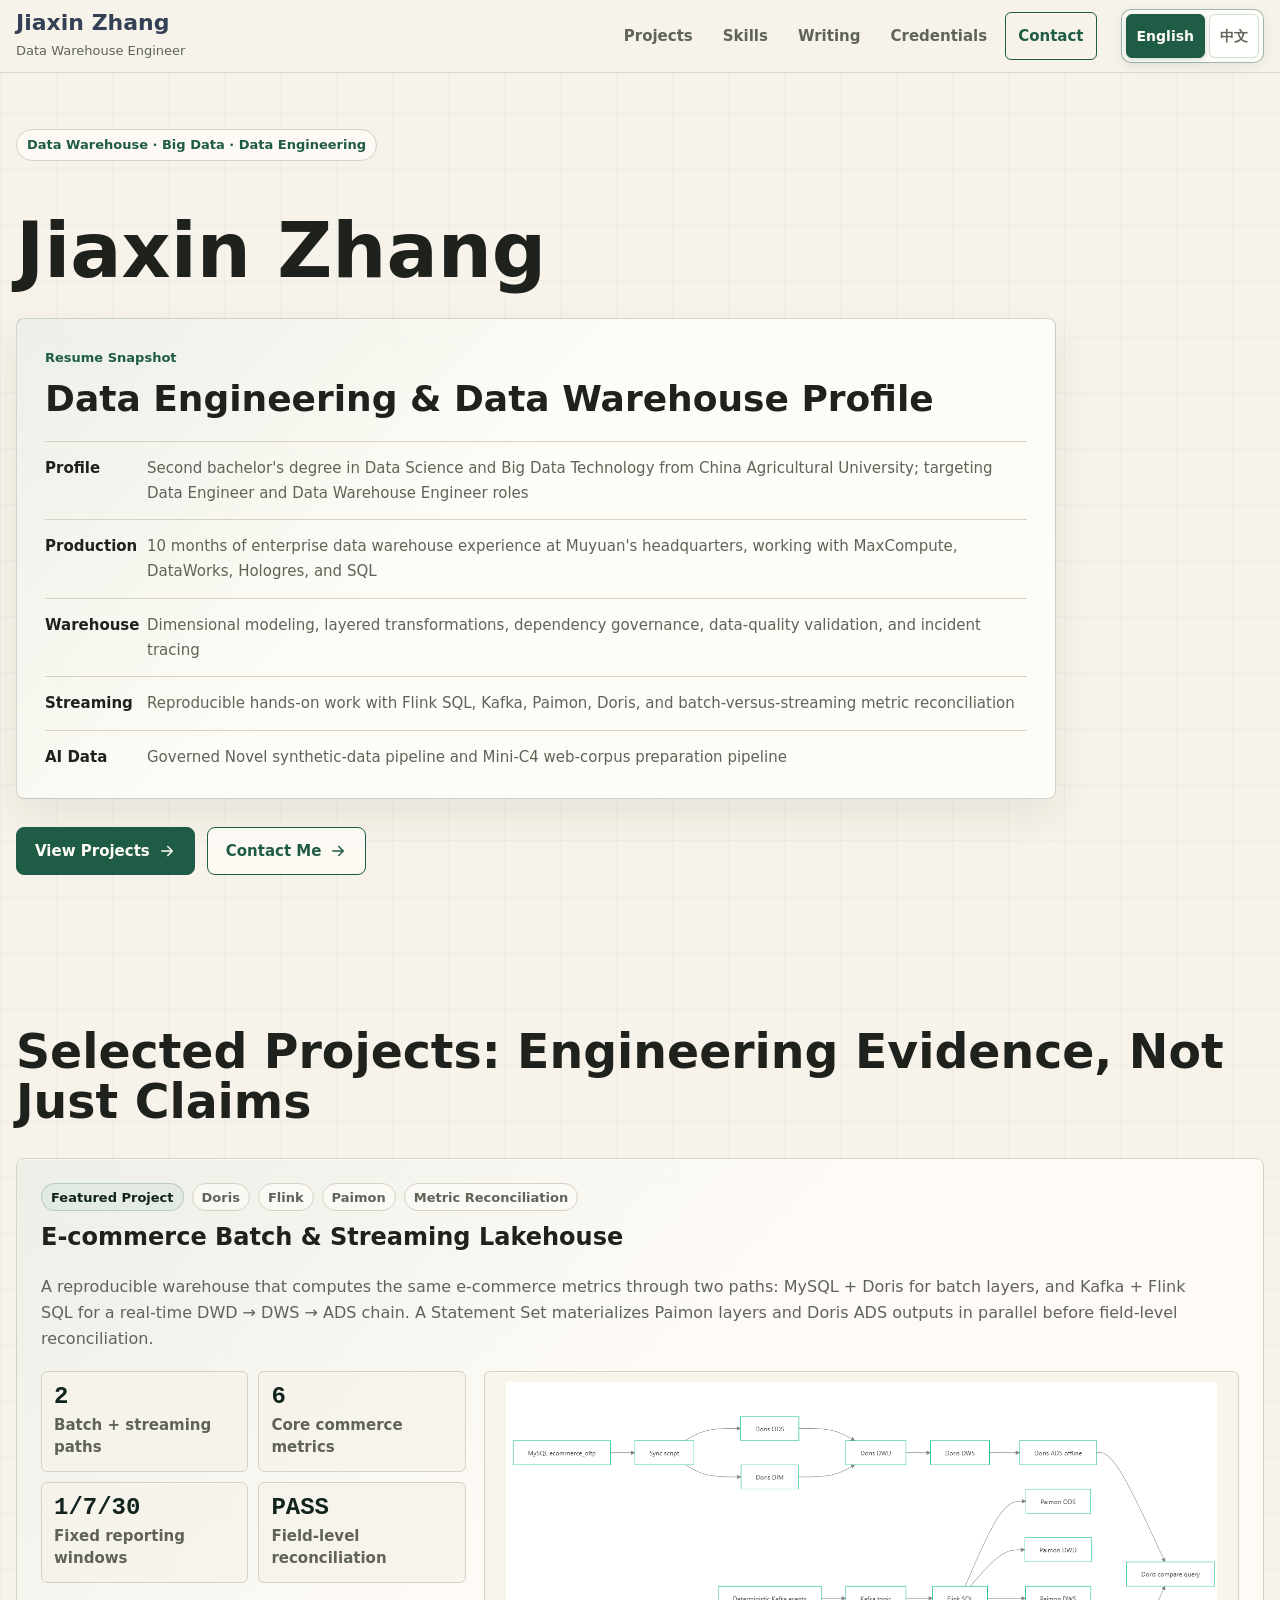
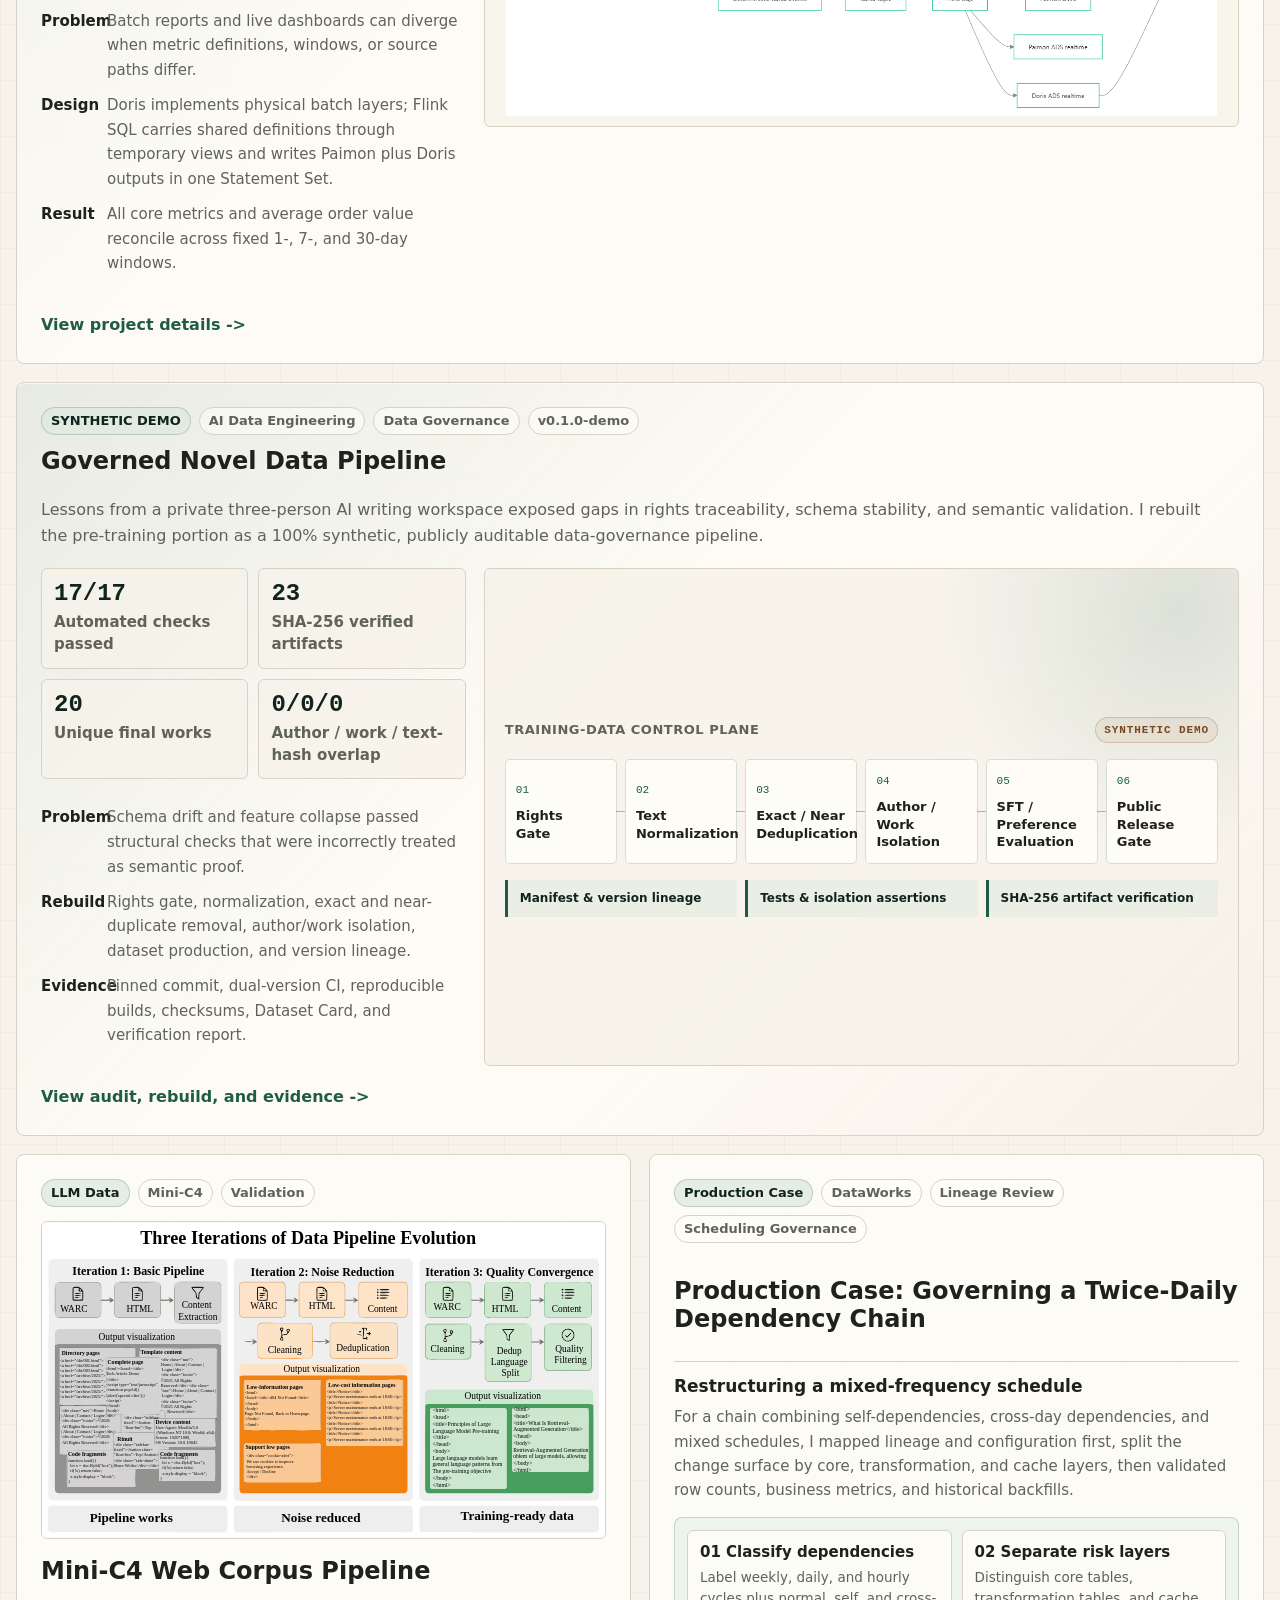
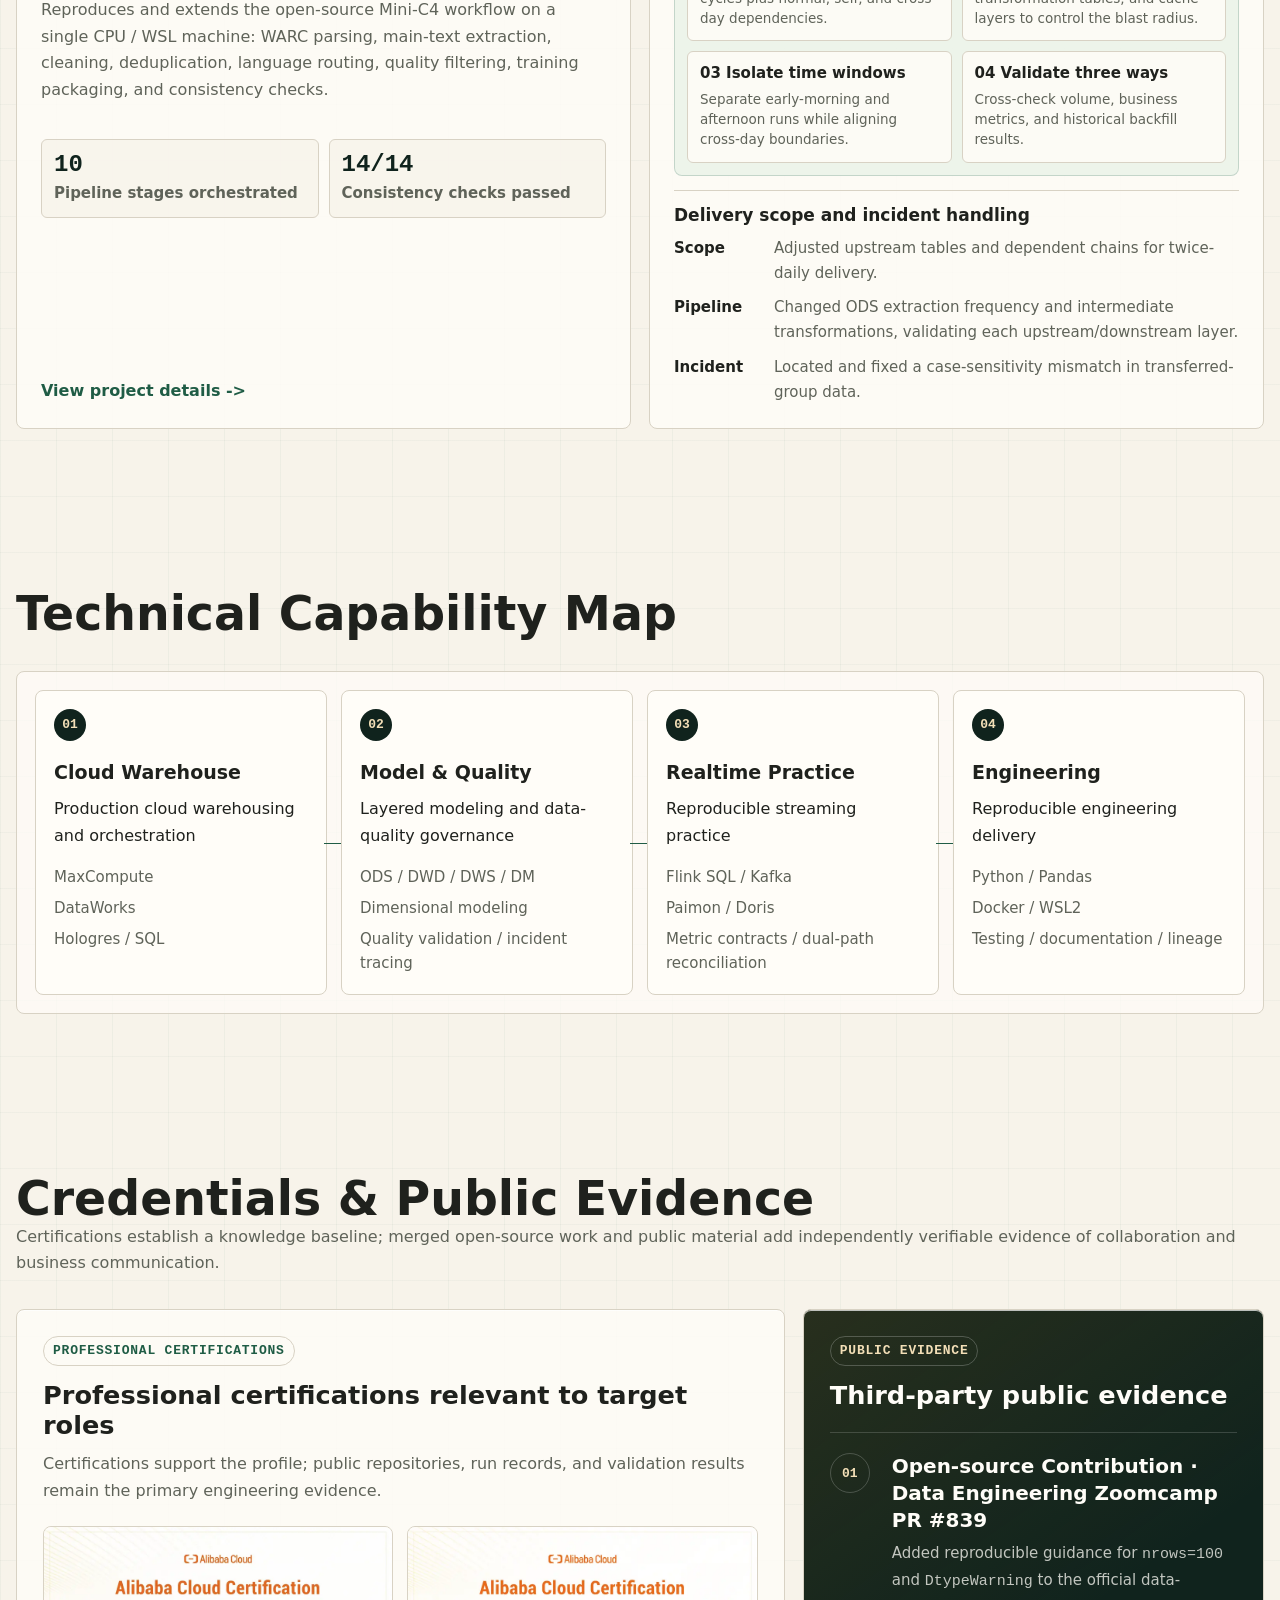
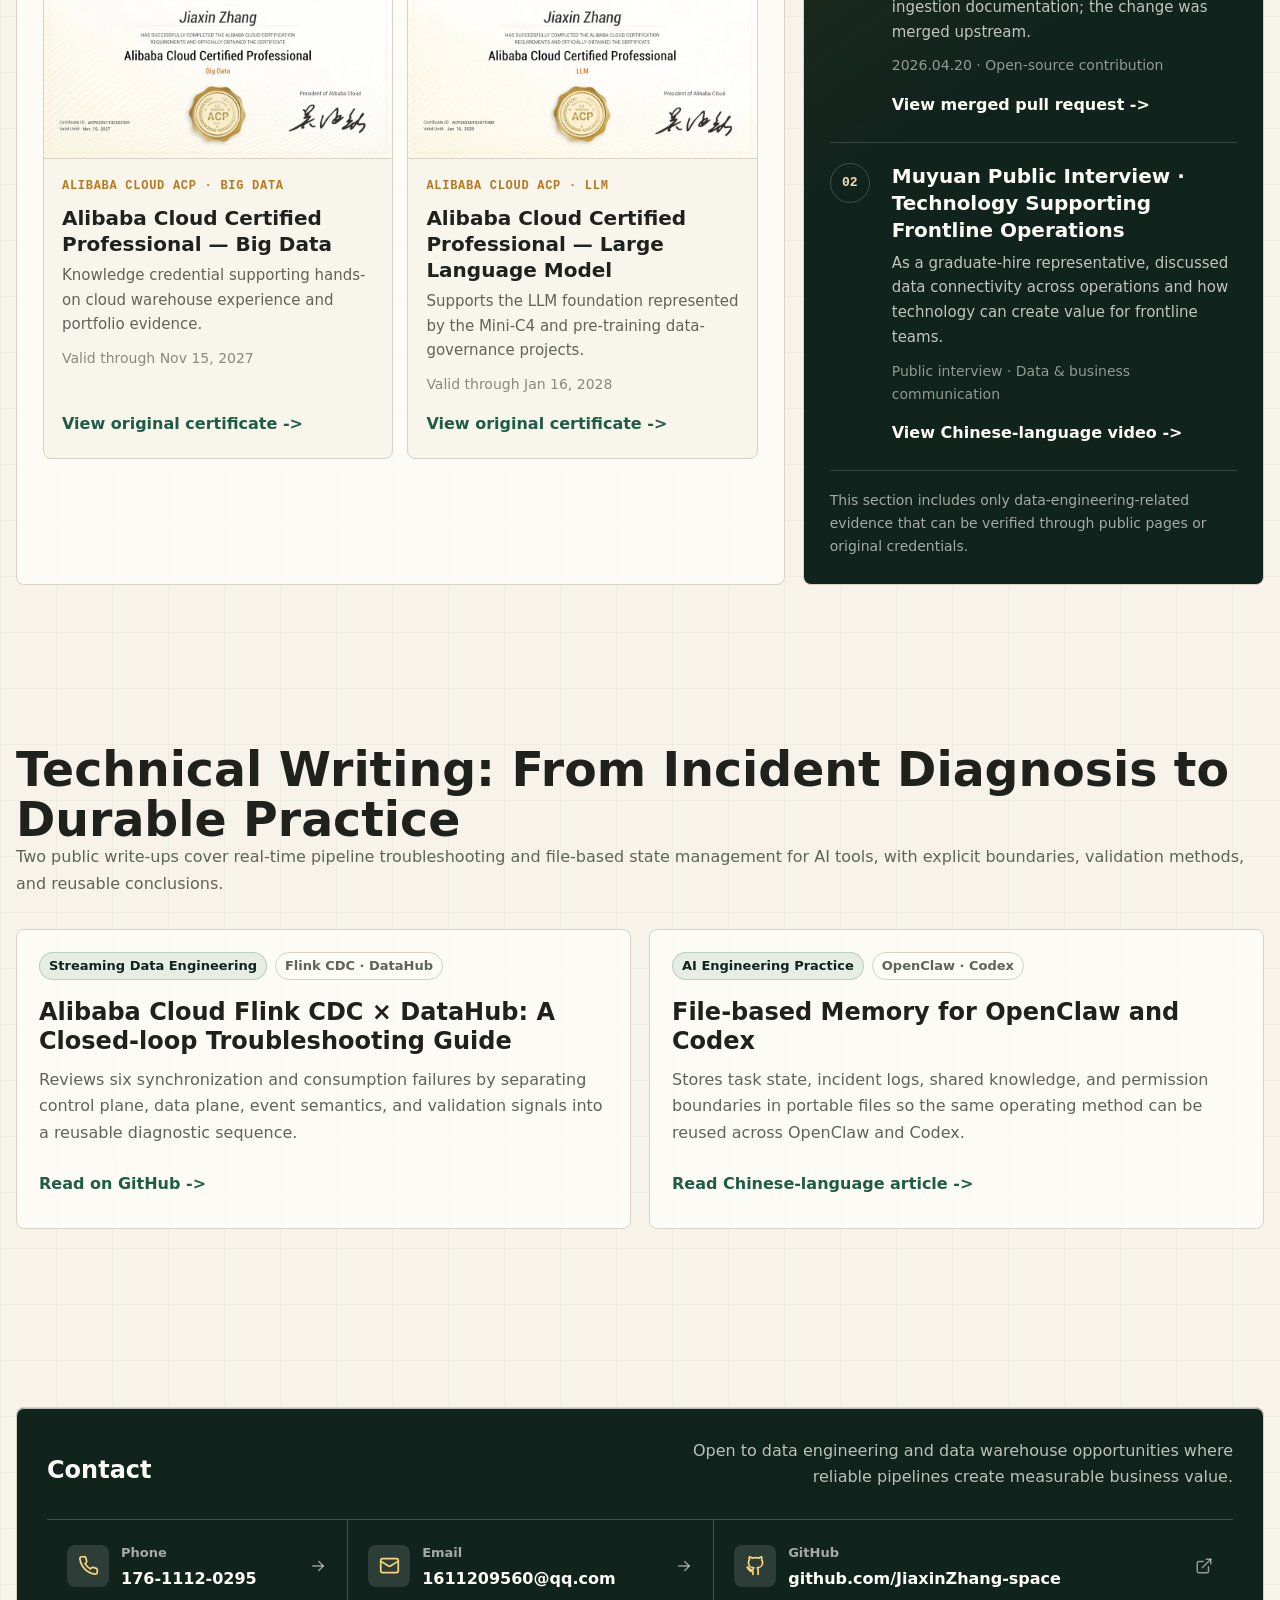
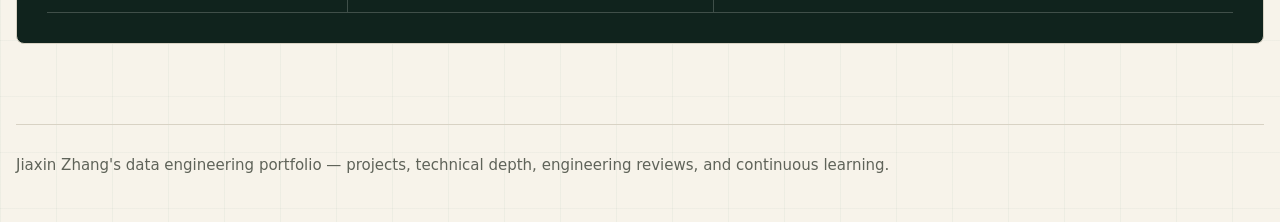
<file: public/index.html>
﻿<!doctype html>
<html lang="en">
  <head>
    <meta charset="utf-8">
    <meta name="viewport" content="width=device-width, initial-scale=1">
    <title>Jiaxin Zhang | Data Engineering & Data Warehouse Portfolio</title>
    <meta
      name="description"
      content="Jiaxin Zhang's data engineering portfolio, featuring production cloud warehousing, batch and streaming pipelines, data quality, and LLM data preparation projects."
    >
    <link rel="canonical" href="https://www.jiaxinzhang-data.com/">
    <link rel="alternate" hreflang="en" href="https://www.jiaxinzhang-data.com/">
    <link rel="alternate" hreflang="zh-CN" href="https://www.jiaxinzhang-data.com/zh/">
    <link rel="alternate" hreflang="x-default" href="https://www.jiaxinzhang-data.com/">
    <link rel="icon" href="favicon.svg" type="image/svg+xml">
    <meta name="theme-color" content="#10231d">
    <meta property="og:type" content="website">
    <meta property="og:locale" content="en_US">
    <meta property="og:locale:alternate" content="zh_CN">
    <meta property="og:site_name" content="Jiaxin Zhang's Data Engineering Portfolio">
    <meta property="og:title" content="Jiaxin Zhang | Data Engineering & Data Warehouse Portfolio">
    <meta property="og:description" content="Production cloud warehousing, batch and streaming pipelines, data governance, and LLM data engineering backed by public repositories and validation evidence.">
    <meta property="og:url" content="https://www.jiaxinzhang-data.com/">
    <meta property="og:image" content="https://www.jiaxinzhang-data.com/og-cover.png">
    <meta property="og:image:width" content="1200">
    <meta property="og:image:height" content="630">
    <meta name="twitter:card" content="summary_large_image">
    <meta name="twitter:title" content="Jiaxin Zhang | Data Engineering Portfolio">
    <meta name="twitter:description" content="Data warehousing, streaming pipelines, governance, and LLM data engineering projects.">
    <meta name="twitter:image" content="https://www.jiaxinzhang-data.com/og-cover.png">
    <script type="application/ld+json">
      {
        "@context": "https://schema.org",
        "@graph": [
          {
            "@type": "Person",
            "@id": "https://www.jiaxinzhang-data.com/#person",
            "name": "Jiaxin Zhang",
            "alternateName": "张佳欣",
            "url": "https://www.jiaxinzhang-data.com/",
            "jobTitle": "Data Engineer",
            "email": "mailto:1611209560@qq.com",
            "sameAs": [
              "https://github.com/JiaxinZhang-space",
              "https://blog.csdn.net/zjx19961016"
            ],
            "knowsAbout": ["Data Warehousing", "Data Engineering", "Dimensional Modeling", "Flink", "Doris", "LLM Data Engineering"]
          },
          {
            "@type": "WebSite",
            "@id": "https://www.jiaxinzhang-data.com/#website",
            "url": "https://www.jiaxinzhang-data.com/",
            "name": "Jiaxin Zhang's Data Engineering Portfolio",
            "inLanguage": "en",
            "author": {"@id": "https://www.jiaxinzhang-data.com/#person"}
          }
        ]
      }
    </script>
    <style>
      :root {
        --bg: #f7f3ea;
        --surface: #fffdf8;
        --surface-strong: #f0eadf;
        --ink: #1f211d;
        --muted: #5f6359;
        --subtle: #8a887e;
        --line: #d8d2c4;
        --line-strong: #bdb5a5;
        --green: #1f5c45;
        --green-dark: #10231d;
        --green-soft: #dfe9df;
        --amber: #b7791f;
        --amber-soft: #f3dfb7;
        --code: #f5efe3;
        --shadow: 0 16px 40px rgba(32, 34, 29, 0.08);
        --radius: 8px;
        --content: 1360px;
      }

      * {
        box-sizing: border-box;
      }

      body {
        margin: 0;
        background:
          linear-gradient(90deg, rgba(31, 92, 69, 0.045) 1px, transparent 1px),
          linear-gradient(rgba(31, 92, 69, 0.035) 1px, transparent 1px),
          var(--bg);
        background-size: 56px 56px;
        color: var(--ink);
        font-family:
          system-ui,
          -apple-system,
          BlinkMacSystemFont,
          "Segoe UI",
          sans-serif;
        font-size: clamp(16px, 0.95vw, 17px);
        line-height: 1.65;
      }

      a {
        color: inherit;
        text-decoration: none;
      }

      a:focus-visible,
      button:focus-visible {
        outline: 3px solid rgba(183, 121, 31, 0.55);
        outline-offset: 3px;
      }

      .skip-link {
        position: fixed;
        top: 12px;
        left: 12px;
        z-index: 100;
        padding: 10px 14px;
        border-radius: var(--radius);
        background: var(--green-dark);
        color: #fffdf8;
        transform: translateY(-160%);
        transition: transform 160ms ease;
      }

      .skip-link:focus {
        transform: translateY(0);
      }

      .site-header {
        position: sticky;
        top: 0;
        z-index: 20;
        border-bottom: 1px solid rgba(216, 210, 196, 0.82);
        background: rgba(247, 243, 234, 0.92);
        backdrop-filter: blur(12px);
      }

      .nav {
        display: flex;
        align-items: center;
        justify-content: space-between;
        width: min(100% - 32px, var(--content));
        min-height: 72px;
        margin: 0 auto;
        gap: 24px;
      }

      .brand {
        display: inline-flex;
        flex-direction: column;
        justify-content: center;
        align-items: center;
        min-width: max-content;
        font-weight: 700;
      }

      .brand small {
        display: block;
        margin-top: 2px;
        color: var(--muted);
        font-size: 13px;
        font-weight: 500;
      }

      .brand-name {
        color: #344055;
        font-size: 22px;
        line-height: 1.1;
        font-weight: 650;
      }

      .nav-links {
        display: flex;
        align-items: center;
        justify-content: flex-end;
        gap: 6px;
        flex-wrap: wrap;
      }

      .nav-links a {
        min-height: 48px;
        display: inline-flex;
        align-items: center;
        padding: 0 12px;
        border-radius: 6px;
        color: var(--muted);
        font-size: clamp(15px, 0.95vw, 16px);
        font-weight: 600;
        transition: background 180ms ease, color 180ms ease;
      }

      .nav-links a:hover {
        background: rgba(31, 92, 69, 0.08);
        color: var(--ink);
      }

      .resume-link {
        border: 1px solid var(--green);
        color: var(--green) !important;
      }

      main {
        overflow: clip;
      }

      .section {
        width: min(100% - 32px, var(--content));
        margin: 0 auto;
        padding: 80px 0;
        scroll-margin-top: 88px;
      }

      .hero {
        display: grid;
        grid-template-columns: minmax(0, 1fr);
        align-items: start;
        gap: 28px;
        min-height: calc(100dvh - 72px);
        padding-top: 56px;
        padding-bottom: 72px;
      }

      .hero-content {
        display: grid;
        gap: 28px;
        max-width: 1040px;
      }

      .eyebrow {
        display: inline-flex;
        align-items: center;
        width: fit-content;
        min-height: 32px;
        margin-bottom: 22px;
        padding: 0 10px;
        border: 1px solid var(--line);
        border-radius: 999px;
        background: rgba(255, 253, 248, 0.72);
        color: var(--green);
        font-size: 13px;
        font-weight: 700;
      }

      h1,
      h2,
      h3,
      p {
        margin-top: 0;
      }

      h1 {
        max-width: 720px;
        margin-bottom: 0;
        font-size: clamp(42px, 6.2vw, 76px);
        line-height: 1.04;
        letter-spacing: 0;
      }

      .hero-actions {
        display: flex;
        flex-wrap: wrap;
        align-items: center;
        gap: 12px;
      }

      .button {
        min-height: 48px;
        display: inline-flex;
        align-items: center;
        justify-content: center;
        gap: 8px;
        padding: 0 18px;
        border: 1px solid var(--green);
        border-radius: var(--radius);
        font-size: clamp(15px, 0.95vw, 16px);
        font-weight: 750;
        transition:
          transform 180ms ease,
          background 180ms ease,
          border-color 180ms ease,
          color 180ms ease;
      }

      .button:hover {
        transform: translateY(-2px);
      }

      .button.primary {
        background: var(--green);
        color: #fffdf8;
      }

      .button.secondary {
        background: rgba(255, 253, 248, 0.74);
        color: var(--green);
      }

      .button svg {
        width: 18px;
        height: 18px;
      }

      .resume-snapshot {
        padding: 28px;
        border: 1px solid rgba(16, 35, 29, 0.18);
        border-radius: var(--radius);
        background:
          linear-gradient(135deg, rgba(31, 92, 69, 0.08), transparent 44%),
          rgba(255, 253, 248, 0.86);
        box-shadow: var(--shadow);
      }

      .snapshot-kicker {
        display: block;
        margin-bottom: 10px;
        color: var(--green);
        font-size: 13px;
        font-weight: 800;
      }

      .resume-snapshot h2 {
        margin-bottom: 20px;
        font-size: clamp(24px, 3vw, 36px);
        line-height: 1.18;
      }

      .snapshot-list {
        display: grid;
        gap: 14px;
        margin: 0;
        padding: 0;
        list-style: none;
      }

      .snapshot-list li {
        display: grid;
        grid-template-columns: 88px minmax(0, 1fr);
        gap: 14px;
        padding-top: 14px;
        border-top: 1px solid var(--line);
      }

      .snapshot-list strong {
        color: var(--ink);
        font-size: 15px;
      }

      .snapshot-list span {
        color: var(--muted);
        font-size: 15px;
      }

      .section-heading {
        display: grid;
        grid-template-columns: 1fr;
        align-items: start;
        gap: 0;
        margin-bottom: 32px;
      }

      .section-heading h2 {
        margin-bottom: 0;
        font-size: clamp(30px, 3.7vw, 52px);
        line-height: 1.05;
        letter-spacing: 0;
      }

      .section-heading p {
        margin-bottom: 0;
        color: var(--muted);
      }

      .project-grid {
        display: grid;
        grid-template-columns: repeat(2, minmax(0, 1fr));
        align-items: stretch;
        gap: 18px;
      }

      .project-card,
      .article-card,
      .research-panel,
      .about-panel,
      .contact-panel {
        border: 1px solid var(--line);
        border-radius: var(--radius);
        background: rgba(255, 253, 248, 0.82);
        box-shadow: 0 1px 0 rgba(255, 255, 255, 0.7) inset;
      }

      .project-card {
        display: flex;
        flex-direction: column;
        min-height: 328px;
        padding: 24px;
        transition: transform 180ms ease, border-color 180ms ease, box-shadow 180ms ease;
      }

      .project-card:hover {
        transform: translateY(-3px);
        border-color: var(--line-strong);
        box-shadow: var(--shadow);
      }

      .project-card.featured {
        display: grid;
        grid-column: 1 / -1;
        gap: 18px;
        background:
          linear-gradient(135deg, rgba(31, 92, 69, 0.08), transparent 42%),
          rgba(255, 253, 248, 0.86);
      }

      .project-featured-intro {
        display: grid;
        gap: 10px;
      }

      .project-featured-intro .project-topline {
        margin-bottom: 2px;
      }

      .project-featured-intro h3 {
        max-width: 980px;
        margin-bottom: 0;
        font-size: clamp(28px, 2.35vw, 38px);
      }

      .project-featured-intro p {
        max-width: 1180px;
        margin-bottom: 0;
        font-size: clamp(16px, 1.05vw, 18px);
      }

      .project-featured-body {
        display: grid;
        grid-template-columns: minmax(360px, 0.72fr) minmax(0, 1.28fr);
        gap: 18px;
        align-items: start;
      }

      .project-featured-copy {
        display: flex;
        flex-direction: column;
        min-height: 100%;
      }

      .project-card.featured .project-metrics {
        grid-template-columns: repeat(2, minmax(0, 1fr));
        margin-top: 0;
      }

      .project-card.featured .project-list {
        margin-bottom: 18px;
      }

      .project-card.featured .project-list li {
        grid-template-columns: 54px minmax(0, 1fr);
      }

      .project-card.featured .project-visual {
        margin: 0;
      }

      .project-card.featured > .card-link {
        width: fit-content;
        margin-top: 0;
      }
      .project-visual {
        margin: -4px 0 18px;
        overflow: hidden;
        border: 1px solid var(--line);
        border-radius: 6px;
        background: rgba(247, 243, 234, 0.74);
      }

      .project-visual img {
        display: block;
        width: 100%;
        height: auto;
        aspect-ratio: 900 / 506;
        object-fit: cover;
      }

      .project-visual[data-visual="ecommerce-home-thumb"] img {
        aspect-ratio: 1386 / 651;
        object-fit: contain;
        padding: 10px;
      }

      .project-card.novel-featured {
        background:
          linear-gradient(135deg, rgba(31, 92, 69, 0.1), transparent 44%),
          linear-gradient(315deg, rgba(159, 99, 57, 0.07), transparent 36%),
          rgba(255, 253, 248, 0.88);
      }

      .novel-home-visual {
        display: grid;
        align-content: center;
        gap: 16px;
        min-height: 100%;
        margin: 0;
        padding: 20px;
        overflow: hidden;
        border: 1px solid var(--line);
        border-radius: 6px;
        background:
          radial-gradient(circle at 92% 8%, rgba(31, 92, 69, 0.12), transparent 29%),
          rgba(247, 243, 234, 0.78);
      }

      .novel-home-visual figcaption {
        display: flex;
        flex-wrap: wrap;
        align-items: center;
        justify-content: space-between;
        gap: 8px;
        color: var(--muted);
        font-size: 13px;
        font-weight: 720;
        letter-spacing: 0.04em;
      }

      .synthetic-mark {
        display: inline-flex;
        align-items: center;
        min-height: 26px;
        padding: 0 8px;
        border: 1px solid rgba(159, 99, 57, 0.28);
        border-radius: 999px;
        background: rgba(159, 99, 57, 0.08);
        color: #784820;
        font-family: ui-monospace, SFMono-Regular, Consolas, monospace;
        font-size: 11px;
        letter-spacing: 0.08em;
      }

      .novel-mini-flow {
        display: grid;
        grid-template-columns: repeat(6, minmax(0, 1fr));
        gap: 8px;
      }

      .novel-mini-step {
        position: relative;
        display: grid;
        align-content: center;
        min-height: 92px;
        padding: 12px 10px;
        border: 1px solid rgba(31, 92, 69, 0.18);
        border-radius: 5px;
        background: rgba(255, 253, 248, 0.86);
      }

      .novel-mini-step::after {
        content: "";
        position: absolute;
        top: 50%;
        right: -9px;
        z-index: 2;
        width: 9px;
        height: 1px;
        background: rgba(31, 92, 69, 0.38);
      }

      .novel-mini-step:last-child::after {
        display: none;
      }

      .novel-mini-step small {
        margin-bottom: 8px;
        color: var(--green);
        font-family: ui-monospace, SFMono-Regular, Consolas, monospace;
        font-size: 11px;
      }

      .novel-mini-step strong {
        color: var(--ink);
        font-size: 13px;
        line-height: 1.35;
      }

      .novel-mini-controls {
        display: grid;
        grid-template-columns: repeat(3, minmax(0, 1fr));
        gap: 8px;
      }

      .novel-mini-control {
        padding: 10px 12px;
        border-left: 3px solid var(--green);
        background: rgba(223, 233, 223, 0.5);
        color: var(--green-dark);
        font-size: 12px;
        font-weight: 750;
        line-height: 1.4;
      }

      .project-topline,
      .article-meta {
        display: flex;
        flex-wrap: wrap;
        align-items: center;
        gap: 8px;
        margin-bottom: 18px;
      }

      .pill {
        display: inline-flex;
        align-items: center;
        min-height: 28px;
        padding: 0 9px;
        border: 1px solid var(--line);
        border-radius: 999px;
        background: rgba(255, 253, 248, 0.58);
        color: var(--muted);
        cursor: default;
        user-select: none;
        font-size: 13px;
        font-weight: 700;
      }

      .pill.strong {
        border-color: rgba(31, 92, 69, 0.22);
        background: rgba(223, 233, 223, 0.78);
        color: var(--green-dark);
      }

      .project-card h3,
      .article-card h3,
      .research-panel h3,
      .about-panel h3 {
        margin-bottom: 12px;
        font-size: 24px;
        line-height: 1.18;
      }

      .project-card p,
      .article-card p,
      .research-panel p,
      .about-panel p,
      .contact-panel p {
        color: var(--muted);
      }

      .project-list {
        display: grid;
        gap: 10px;
        margin: 18px 0 24px;
        padding: 0;
        list-style: none;
      }

      .project-list li {
        display: grid;
        grid-template-columns: 88px minmax(0, 1fr);
        gap: 12px;
        color: var(--muted);
        font-size: 15px;
      }

      .project-list strong {
        color: var(--ink);
      }

      .project-metrics {
        display: grid;
        grid-template-columns: repeat(auto-fit, minmax(112px, 1fr));
        gap: 10px;
        margin: 20px 0 8px;
      }

      .project-metric {
        min-height: 78px;
        padding: 12px;
        border: 1px solid var(--line);
        border-radius: 6px;
        background: rgba(247, 243, 234, 0.74);
      }

      .project-metric strong {
        display: block;
        margin-bottom: 5px;
        color: var(--green-dark);
        font-family: ui-monospace, SFMono-Regular, Consolas, monospace;
        font-size: clamp(24px, 1.8vw, 30px);
        line-height: 1.1;
      }

      .project-metric span {
        display: block;
        color: var(--muted);
        font-size: 15px;
        font-weight: 650;
        line-height: 1.45;
      }

      .engineering-card {
        gap: 16px;
      }

      .engineering-card .project-list {
        margin: 10px 0 0;
      }

      .challenge-cases {
        display: grid;
        gap: 14px;
      }

      .challenge-case {
        padding-top: 14px;
        border-top: 1px solid var(--line);
      }

      .challenge-case h4 {
        margin: 0 0 8px;
        color: var(--ink);
        font-size: 17px;
        line-height: 1.25;
      }

      .challenge-case p {
        margin-bottom: 0;
        font-size: 15px;
        line-height: 1.62;
      }

      .card-link {
        margin-top: auto;
        color: var(--green);
        font-weight: 800;
      }

      .challenge-case .card-link {
        display: inline-flex;
        align-items: center;
        width: fit-content;
        min-height: 44px;
        margin-top: 8px;
      }


      .governance-map {
        display: grid;
        grid-template-columns: repeat(2, minmax(0, 1fr));
        gap: 10px;
        margin-top: 14px;
        padding: 12px;
        border: 1px solid rgba(31, 92, 69, 0.2);
        border-radius: 8px;
        background: rgba(222, 237, 225, 0.52);
      }

      .governance-step {
        min-height: 96px;
        padding: 12px;
        border: 1px solid var(--line);
        border-radius: 6px;
        background: rgba(255, 253, 248, 0.84);
      }

      .governance-step strong {
        display: block;
        margin-bottom: 6px;
        color: var(--ink);
        font-size: 15px;
        line-height: 1.25;
      }

      .governance-step span {
        display: block;
        color: var(--muted);
        font-size: 13.5px;
        line-height: 1.5;
      }

      .pipeline {
        display: grid;
        grid-template-columns: repeat(4, minmax(0, 1fr));
        gap: 14px;
        padding: 18px;
        border: 1px solid var(--line);
        border-radius: var(--radius);
        background: rgba(255, 253, 248, 0.72);
      }

      .pipe-stage {
        position: relative;
        min-height: 216px;
        padding: 18px;
        border: 1px solid var(--line);
        border-radius: var(--radius);
        background: var(--surface);
      }

      .pipe-stage::after {
        content: "";
        position: absolute;
        top: 50%;
        right: -16px;
        width: 18px;
        height: 1px;
        background: var(--green);
      }

      .pipe-stage:last-child::after {
        display: none;
      }

      .pipe-index {
        display: grid;
        width: 32px;
        height: 32px;
        margin-bottom: 16px;
        place-items: center;
        border-radius: 50%;
        background: var(--green-dark);
        color: var(--amber-soft);
        font-family: ui-monospace, SFMono-Regular, Consolas, monospace;
        font-size: 13px;
        font-weight: 800;
      }

      .pipe-stage h3 {
        margin-bottom: 8px;
        font-size: 19px;
      }

      .pipe-stage ul {
        display: grid;
        gap: 6px;
        margin: 14px 0 0;
        padding: 0;
        color: var(--muted);
        list-style: none;
        font-size: 15px;
      }

      .articles-grid {
        display: grid;
        grid-template-columns: repeat(2, minmax(0, 1fr));
        gap: 18px;
      }

      .article-card {
        display: flex;
        flex-direction: column;
        min-height: 270px;
        padding: 22px;
        transition: transform 180ms ease, border-color 180ms ease;
      }

      .article-card .card-link {
        display: inline-flex;
        align-items: center;
        width: fit-content;
        min-height: 44px;
        margin-top: auto;
      }

      .article-card:hover {
        transform: translateY(-3px);
        border-color: var(--line-strong);
      }

      .research {
        display: grid;
        grid-template-columns: minmax(0, 0.82fr) minmax(320px, 0.58fr);
        gap: 18px;
      }

      .research-panel,
      .about-panel,
      .contact-panel {
        padding: 26px;
      }

      .research-list {
        display: grid;
        gap: 14px;
        margin: 22px 0 0;
        padding: 0;
        list-style: none;
      }

      .research-list li {
        display: grid;
        grid-template-columns: 32px minmax(0, 1fr);
        gap: 12px;
        align-items: start;
        padding-top: 14px;
        border-top: 1px solid var(--line);
      }

      .research-list span {
        display: grid;
        width: 32px;
        height: 32px;
        place-items: center;
        border-radius: 50%;
        background: var(--code);
        color: var(--green);
        font-family: ui-monospace, SFMono-Regular, Consolas, monospace;
        font-weight: 800;
      }

      .research-list strong {
        display: block;
        margin-bottom: 4px;
      }

      .research-list p {
        margin-bottom: 0;
      }

      .schema {
        display: grid;
        gap: 12px;
        align-content: center;
        min-height: 100%;
        border: 1px solid rgba(16, 35, 29, 0.16);
        border-radius: var(--radius);
        background: var(--green-dark);
        padding: 22px;
        color: #fffdf8;
      }

      .schema-node {
        display: flex;
        align-items: center;
        justify-content: space-between;
        gap: 14px;
        min-height: 52px;
        padding: 0 14px;
        border: 1px solid rgba(255, 255, 255, 0.14);
        border-radius: 6px;
        background: rgba(255, 255, 255, 0.06);
        font-weight: 750;
      }

      .schema-node small {
        color: rgba(255, 253, 248, 0.62);
        font-family: ui-monospace, SFMono-Regular, Consolas, monospace;
      }


      .credentials-layout {
        display: grid;
        grid-template-columns: minmax(0, 1.2fr) minmax(320px, 0.72fr);
        gap: 18px;
        align-items: stretch;
      }

      .credentials-group,
      .recognition-panel {
        border: 1px solid var(--line);
        border-radius: var(--radius);
        padding: 26px;
        background: rgba(255, 253, 248, 0.82);
        box-shadow: 0 1px 0 rgba(255, 255, 255, 0.7) inset;
      }

      .proof-kicker {
        display: inline-flex;
        align-items: center;
        width: fit-content;
        min-height: 30px;
        padding: 0 9px;
        border: 1px solid var(--line);
        border-radius: 999px;
        color: var(--green);
        font-family: ui-monospace, SFMono-Regular, Consolas, monospace;
        font-size: 13px;
        font-weight: 800;
        letter-spacing: 0.06em;
        text-transform: uppercase;
      }

      .credentials-group > h3,
      .recognition-panel > h3 {
        margin: 14px 0 0;
        font-size: clamp(23px, 2vw, 30px);
        line-height: 1.2;
      }

      .credentials-group > p {
        max-width: 720px;
        margin: 10px 0 0;
        color: var(--muted);
      }

      .certificate-grid {
        display: grid;
        grid-template-columns: repeat(2, minmax(0, 1fr));
        gap: 14px;
        margin-top: 22px;
      }

      .certificate-card {
        display: flex;
        min-width: 0;
        flex-direction: column;
        overflow: hidden;
        border: 1px solid var(--line);
        border-radius: var(--radius);
        background: rgba(247, 243, 234, 0.68);
        transition: transform 180ms ease, border-color 180ms ease, box-shadow 180ms ease;
      }

      .certificate-card:hover {
        transform: translateY(-3px);
        border-color: var(--line-strong);
        box-shadow: var(--shadow);
      }

      .certificate-visual {
        aspect-ratio: 3 / 2;
        margin: 0;
        overflow: hidden;
        border-bottom: 1px solid var(--line);
        background: #fffdf8;
      }

      .certificate-visual img {
        display: block;
        width: 100%;
        height: 100%;
        object-fit: cover;
      }

      .certificate-copy {
        display: flex;
        flex: 1;
        flex-direction: column;
        padding: 18px;
      }

      .credential-label {
        color: var(--amber);
        font-family: ui-monospace, SFMono-Regular, Consolas, monospace;
        font-size: 12px;
        font-weight: 850;
        letter-spacing: 0.06em;
        text-transform: uppercase;
      }

      .certificate-copy h4 {
        margin: 8px 0 6px;
        font-size: 20px;
        line-height: 1.3;
      }

      .certificate-copy p {
        margin: 0;
        color: var(--muted);
        font-size: 15px;
      }

      .proof-meta {
        display: block;
        margin-top: 10px;
        color: var(--subtle);
        font-size: 14px;
        font-variant-numeric: tabular-nums;
      }

      .certificate-link,
      .recognition-link {
        display: inline-flex;
        align-items: center;
        width: fit-content;
        min-height: 44px;
        margin-top: auto;
        padding-top: 12px;
        color: var(--green);
        font-weight: 800;
      }

      .recognition-panel {
        display: flex;
        flex-direction: column;
        background:
          linear-gradient(145deg, rgba(183, 121, 31, 0.14), transparent 42%),
          var(--green-dark);
        color: #fffdf8;
      }

      .recognition-panel .proof-kicker {
        border-color: rgba(255, 255, 255, 0.22);
        color: var(--amber-soft);
      }

      .recognition-list {
        display: grid;
        gap: 0;
        margin: 22px 0 0;
        padding: 0;
        list-style: none;
      }

      .recognition-item {
        display: grid;
        grid-template-columns: 48px minmax(0, 1fr);
        gap: 14px;
        padding: 20px 0;
        border-top: 1px solid rgba(255, 255, 255, 0.16);
      }

      .evidence-index {
        display: grid;
        width: 40px;
        height: 40px;
        place-items: center;
        border: 1px solid rgba(255, 255, 255, 0.2);
        border-radius: 50%;
        color: var(--amber-soft);
        font-family: ui-monospace, SFMono-Regular, Consolas, monospace;
        font-size: 13px;
        font-weight: 800;
      }

      .recognition-item h4 {
        margin: 0 0 7px;
        font-size: 20px;
        line-height: 1.35;
      }

      .recognition-item p {
        margin: 0;
        color: rgba(255, 253, 248, 0.74);
        font-size: 15px;
      }

      .recognition-item .proof-meta {
        color: rgba(255, 253, 248, 0.54);
      }

      .recognition-link {
        color: #fffdf8;
      }

      .recognition-note {
        margin: auto 0 0;
        padding-top: 18px;
        border-top: 1px solid rgba(255, 255, 255, 0.16);
        color: rgba(255, 253, 248, 0.62);
        font-size: 14px;
      }

      .about-grid {
        display: grid;
        grid-template-columns: minmax(0, 0.72fr) minmax(320px, 0.48fr);
        gap: 18px;
        align-items: stretch;
      }

      .about-panel.highlight {
        background:
          linear-gradient(135deg, rgba(183, 121, 31, 0.13), transparent 48%),
          rgba(255, 253, 248, 0.86);
      }

      .about-items {
        display: grid;
        grid-template-columns: repeat(3, minmax(0, 1fr));
        gap: 12px;
        margin-top: 24px;
      }

      .about-item {
        min-height: 116px;
        padding: 16px;
        border: 1px solid var(--line);
        border-radius: var(--radius);
        background: rgba(247, 243, 234, 0.72);
      }

      .about-item strong {
        display: block;
        margin-bottom: 6px;
      }

      .about-item span {
        color: var(--muted);
        font-size: 15px;
      }

      .contact-panel {
        display: grid;
        gap: 28px;
        margin-top: 18px;
        padding: 30px;
        background: var(--green-dark);
        color: #fffdf8;
      }

      .contact-header {
        display: grid;
        grid-template-columns: minmax(220px, 0.72fr) minmax(320px, 1.28fr);
        align-items: end;
        gap: 32px;
      }

      .contact-header p {
        max-width: 560px;
        margin: 0;
        justify-self: end;
        color: rgba(255, 253, 248, 0.72);
        text-align: right;
      }

      .contact-panel h2 {
        margin: 0;
      }

      .contact-actions {
        display: grid;
        grid-template-columns: minmax(0, 0.82fr) minmax(0, 1fr) minmax(0, 1.42fr);
        border-top: 1px solid rgba(255, 253, 248, 0.2);
        border-bottom: 1px solid rgba(255, 253, 248, 0.2);
      }

      .contact-card {
        min-width: 0;
        min-height: 92px;
        display: grid;
        grid-template-columns: 42px minmax(0, 1fr) 18px;
        align-items: center;
        gap: 12px;
        padding: 18px 20px;
        color: #fffdf8;
        transition: background 180ms ease;
      }

      .contact-card + .contact-card {
        border-left: 1px solid rgba(255, 253, 248, 0.2);
      }

      .contact-card:hover {
        background: rgba(255, 253, 248, 0.08);
      }

      .contact-card:focus-visible {
        outline: 2px solid #f6d47a;
        outline-offset: -2px;
      }

      .contact-icon {
        width: 42px;
        height: 42px;
        display: inline-flex;
        align-items: center;
        justify-content: center;
        border-radius: 8px;
        background: rgba(255, 253, 248, 0.12);
        color: #f6d47a;
      }

      .contact-icon svg {
        width: 21px;
        height: 21px;
        stroke: currentColor;
      }

      .contact-label {
        display: block;
        color: rgba(255, 253, 248, 0.62);
        font-size: 13px;
        font-weight: 700;
      }

      .contact-value {
        display: block;
        margin-top: 4px;
        color: #fffdf8;
        font-size: 16px;
        font-weight: 750;
        line-height: 1.35;
        white-space: nowrap;
      }

      .contact-arrow {
        display: inline-flex;
        color: rgba(255, 253, 248, 0.54);
        transition: color 180ms ease, transform 180ms ease;
      }

      .contact-arrow svg {
        width: 18px;
        height: 18px;
        stroke: currentColor;
      }

      .contact-card:hover .contact-arrow {
        color: #f6d47a;
        transform: translateX(2px);
      }

      footer {
        width: min(100% - 32px, var(--content));
        margin: 0 auto;
        padding: 28px 0 48px;
        border-top: 1px solid var(--line);
        color: var(--muted);
        font-size: 15px;
      }

      @media (max-width: 1100px) {
        .contact-actions {
          grid-template-columns: minmax(0, 0.82fr) minmax(0, 1.18fr);
        }

        .contact-card:nth-child(3) {
          grid-column: 1 / -1;
          border-top: 1px solid rgba(255, 253, 248, 0.2);
          border-left: 0;
        }
      }

      @media (max-width: 900px) {
        .nav {
          align-items: flex-start;
          flex-direction: column;
          padding: 14px 0;
          gap: 10px;
        }

        .nav-links {
          justify-content: flex-start;
        }

        .section {
          scroll-margin-top: 152px;
        }

        .hero,
        .section-heading,
        .project-grid,
        .research,
        .about-grid,
        .contact-panel,
        .credentials-layout {
          grid-template-columns: 1fr;
        }
        .project-featured-body {
          grid-template-columns: 1fr;
        }

        .novel-mini-flow {
          grid-template-columns: repeat(3, minmax(0, 1fr));
        }

        .novel-mini-step:nth-child(3)::after,
        .novel-mini-step:last-child::after {
          display: none;
        }

        .hero {
          min-height: auto;
          padding-top: 44px;
        }

        .pipeline,
        .articles-grid,
        .about-items {
          grid-template-columns: 1fr;
        }

        .pipe-stage {
          min-height: auto;
        }

        .pipe-stage::after {
          top: auto;
          right: auto;
          bottom: -15px;
          left: 32px;
          width: 1px;
          height: 16px;
        }

        .contact-header {
          grid-template-columns: 1fr;
          gap: 12px;
        }

        .contact-header p {
          justify-self: start;
          text-align: left;
        }

        .contact-actions {
          grid-template-columns: 1fr;
        }

        .contact-card + .contact-card {
          border-top: 1px solid rgba(255, 253, 248, 0.2);
          border-left: 0;
        }

        .contact-card:nth-child(3) {
          grid-column: auto;
        }
      }

      @media (max-width: 560px) {
        .section {
          width: min(100% - 24px, var(--content));
          padding: 56px 0;
        }

        .nav {
          width: min(100% - 24px, var(--content));
        }

        .nav-links a {
          padding: 0 9px;
        }

        .project-list li {
          grid-template-columns: 1fr;
          gap: 2px;
        }

        .novel-home-visual {
          padding: 14px;
        }

        .novel-mini-flow,
        .novel-mini-controls {
          grid-template-columns: 1fr;
        }

        .novel-mini-step {
          min-height: 70px;
        }

        .novel-mini-step::after {
          display: none;
        }

        .certificate-grid {
          grid-template-columns: 1fr;
        }

        .credentials-group,
        .recognition-panel {
          padding: 20px;
        }

        .recognition-item {
          grid-template-columns: 40px minmax(0, 1fr);
          gap: 12px;
        }

        .contact-panel {
          padding: 22px;
        }

        .contact-card {
          min-height: 82px;
          grid-template-columns: 38px minmax(0, 1fr) 18px;
          gap: 10px;
          padding: 16px 0;
        }

        .contact-icon {
          width: 38px;
          height: 38px;
        }

        .contact-value {
          font-size: 15px;
        }

        .evidence-index {
          width: 36px;
          height: 36px;
        }

      }

      @media (prefers-reduced-motion: reduce) {
        *,
        *::before,
        *::after {
          scroll-behavior: auto !important;
          transition: none !important;
        }
      }
    </style>
    <link rel="stylesheet" href="assets/i18n.css">
  </head>
  <body id="top">
    <a class="skip-link" href="#main-content">Skip to main content</a>
    <header class="site-header">
      <nav class="nav" aria-label="Primary navigation">
        <a class="brand" href="#top" aria-label="Back to homepage">
          <span>
            <span class="brand-name">Jiaxin Zhang</span>
            <small>Data Warehouse Engineer</small>
          </span>
        </a>
        <div class="nav-links">
          <a href="#projects">Projects</a>
          <a href="#skills">Skills</a>
          <a href="#writing">Writing</a>
          <a href="#credentials">Credentials</a>
          <a class="resume-link" href="#contact">Contact</a>
        </div>
        <div class="language-switch" aria-label="Choose language">
          <span lang="en" aria-current="page">English</span>
          <a href="zh/index.html" lang="zh-CN" hreflang="zh-CN">中文</a>
        </div>
      </nav>
    </header>

    <main id="main-content">
      <section class="section hero" aria-labelledby="hero-title">
        <div class="hero-content">
          <span class="eyebrow">Data Warehouse · Big Data · Data Engineering</span>
          <h1 id="hero-title">Jiaxin Zhang</h1>

          <div class="resume-snapshot" aria-label="Professional summary">
            <span class="snapshot-kicker">Resume Snapshot</span>
            <h2>Data Engineering &amp; Data Warehouse Profile</h2>
            <ul class="snapshot-list">
              <li>
                <strong>Profile</strong>
                <span>Second bachelor's degree in Data Science and Big Data Technology from China Agricultural University; targeting Data Engineer and Data Warehouse Engineer roles</span>
              </li>
              <li>
                <strong>Production</strong>
                <span>10 months of enterprise data warehouse experience at Muyuan's headquarters, working with MaxCompute, DataWorks, Hologres, and SQL</span>
              </li>
              <li>
                <strong>Warehouse</strong>
                <span>Dimensional modeling, layered transformations, dependency governance, data-quality validation, and incident tracing</span>
              </li>
              <li>
                <strong>Streaming</strong>
                <span>Reproducible hands-on work with Flink SQL, Kafka, Paimon, Doris, and batch-versus-streaming metric reconciliation</span>
              </li>
              <li>
                <strong>AI Data</strong>
                <span>Governed Novel synthetic-data pipeline and Mini-C4 web-corpus preparation pipeline</span>
              </li>
            </ul>
          </div>

          <div class="hero-actions">
            <a class="button primary" href="#projects">
              View Projects
              <svg viewBox="0 0 24 24" aria-hidden="true">
                <path d="M5 12h14M13 6l6 6-6 6" fill="none" stroke="currentColor" stroke-width="2" stroke-linecap="round" stroke-linejoin="round"/>
              </svg>
            </a>
            <a class="button secondary" href="#contact">
              Contact Me
              <svg viewBox="0 0 24 24" aria-hidden="true">
                <path d="M5 12h14M13 6l6 6-6 6" fill="none" stroke="currentColor" stroke-width="2" stroke-linecap="round" stroke-linejoin="round"/>
              </svg>
            </a>
          </div>
        </div>
      </section>

      <section class="section" id="projects" aria-labelledby="projects-title">
        <div class="section-heading">
          <h2 id="projects-title">Selected Projects: Engineering Evidence, Not Just Claims</h2>
        </div>

        <div class="project-grid">
          <article class="project-card featured">
            <div class="project-featured-intro">
              <div class="project-topline">
                <span class="pill strong">Featured Project</span>
                <span class="pill">Doris</span>
                <span class="pill">Flink</span>
                <span class="pill">Paimon</span>
                <span class="pill">Metric Reconciliation</span>
              </div>
              <h3>E-commerce Batch &amp; Streaming Lakehouse</h3>
              <p>
                A reproducible warehouse that computes the same e-commerce metrics through two paths: MySQL + Doris for batch layers, and Kafka + Flink SQL for a real-time DWD → DWS → ADS chain. A Statement Set materializes Paimon layers and Doris ADS outputs in parallel before field-level reconciliation.
              </p>
            </div>
            <div class="project-featured-body">
              <div class="project-featured-copy">
                <div class="project-metrics" aria-label="E-commerce warehouse project metrics">
                  <div class="project-metric"><strong>2</strong><span>Batch + streaming paths</span></div>
                  <div class="project-metric"><strong>6</strong><span>Core commerce metrics</span></div>
                  <div class="project-metric"><strong>1/7/30</strong><span>Fixed reporting windows</span></div>
                  <div class="project-metric"><strong>PASS</strong><span>Field-level reconciliation</span></div>
                </div>
                <ul class="project-list">
                  <li><strong>Problem</strong><span>Batch reports and live dashboards can diverge when metric definitions, windows, or source paths differ.</span></li>
                  <li><strong>Design</strong><span>Doris implements physical batch layers; Flink SQL carries shared definitions through temporary views and writes Paimon plus Doris outputs in one Statement Set.</span></li>
                  <li><strong>Result</strong><span>All core metrics and average order value reconcile across fixed 1-, 7-, and 30-day windows.</span></li>
                </ul>
              </div>
              <figure class="project-visual" data-visual="ecommerce-home-thumb">
                <img src="assets/projects/ecommerce-lakehouse/architecture.png" alt="Architecture for the e-commerce batch and streaming warehouse" width="1386" height="651" loading="lazy">
              </figure>
            </div>
            <a class="card-link" href="projects/ecommerce-lakehouse-warehouse.html">View project details -&gt;</a>
          </article>

          <article class="project-card featured novel-featured">
            <div class="project-featured-intro">
              <div class="project-topline">
                <span class="pill strong">SYNTHETIC DEMO</span>
                <span class="pill">AI Data Engineering</span>
                <span class="pill">Data Governance</span>
                <span class="pill">v0.1.0-demo</span>
              </div>
              <h3>Governed Novel Data Pipeline</h3>
              <p>
                Lessons from a private three-person AI writing workspace exposed gaps in rights traceability, schema stability, and semantic validation. I rebuilt the pre-training portion as a 100% synthetic, publicly auditable data-governance pipeline.
              </p>
            </div>
            <div class="project-featured-body">
              <div class="project-featured-copy">
                <div class="project-metrics" aria-label="Governed Novel synthetic demo metrics">
                  <div class="project-metric"><strong>17/17</strong><span>Automated checks passed</span></div>
                  <div class="project-metric"><strong>23</strong><span>SHA-256 verified artifacts</span></div>
                  <div class="project-metric"><strong>20</strong><span>Unique final works</span></div>
                  <div class="project-metric"><strong>0/0/0</strong><span>Author / work / text-hash overlap</span></div>
                </div>
                <ul class="project-list">
                  <li><strong>Problem</strong><span>Schema drift and feature collapse passed structural checks that were incorrectly treated as semantic proof.</span></li>
                  <li><strong>Rebuild</strong><span>Rights gate, normalization, exact and near-duplicate removal, author/work isolation, dataset production, and version lineage.</span></li>
                  <li><strong>Evidence</strong><span>Pinned commit, dual-version CI, reproducible builds, checksums, Dataset Card, and verification report.</span></li>
                </ul>
              </div>
              <figure class="novel-home-visual" aria-label="Governed Novel data-governance pipeline overview">
                <figcaption>
                  <span>TRAINING-DATA CONTROL PLANE</span>
                  <span class="synthetic-mark">SYNTHETIC DEMO</span>
                </figcaption>
                <div class="novel-mini-flow">
                  <div class="novel-mini-step"><small>01</small><strong>Rights<br>Gate</strong></div>
                  <div class="novel-mini-step"><small>02</small><strong>Text<br>Normalization</strong></div>
                  <div class="novel-mini-step"><small>03</small><strong>Exact / Near<br>Deduplication</strong></div>
                  <div class="novel-mini-step"><small>04</small><strong>Author / Work<br>Isolation</strong></div>
                  <div class="novel-mini-step"><small>05</small><strong>SFT / Preference<br>Evaluation</strong></div>
                  <div class="novel-mini-step"><small>06</small><strong>Public<br>Release Gate</strong></div>
                </div>
                <div class="novel-mini-controls">
                  <div class="novel-mini-control">Manifest &amp; version lineage</div>
                  <div class="novel-mini-control">Tests &amp; isolation assertions</div>
                  <div class="novel-mini-control">SHA-256 artifact verification</div>
                </div>
              </figure>
            </div>
            <a class="card-link" href="projects/governed-novel-data-pipeline.html">View audit, rebuild, and evidence -&gt;</a>
          </article>

          <article class="project-card">
            <div class="project-topline">
              <span class="pill strong">LLM Data</span>
              <span class="pill">Mini-C4</span>
              <span class="pill">Validation</span>
            </div>
            <figure class="project-visual" data-visual="mini-c4-home-thumb">
              <img src="assets/projects/mini-c4/pipeline-iterations-en.svg" alt="Three iterations of the Mini-C4 data pipeline" width="900" height="503" loading="lazy">
            </figure>
            <h3>Mini-C4 Web Corpus Pipeline</h3>
            <p>
              Reproduces and extends the open-source Mini-C4 workflow on a single CPU / WSL machine: WARC parsing, main-text extraction, cleaning, deduplication, language routing, quality filtering, training packaging, and consistency checks.
            </p>
            <div class="project-metrics" aria-label="Mini-C4 project metrics">
              <div class="project-metric"><strong>10</strong><span>Pipeline stages orchestrated</span></div>
              <div class="project-metric"><strong>14/14</strong><span>Consistency checks passed</span></div>
            </div>
            <a class="card-link" href="projects/mini-c4-data-pipeline.html">View project details -&gt;</a>
          </article>

          <article class="project-card engineering-card">
            <div class="project-topline">
              <span class="pill strong">Production Case</span>
              <span class="pill">DataWorks</span>
              <span class="pill">Lineage Review</span>
              <span class="pill">Scheduling Governance</span>
            </div>
            <h3>Production Case: Governing a Twice-Daily Dependency Chain</h3>
            <div class="challenge-cases">
              <section class="challenge-case" aria-labelledby="schedule-governance-title">
                <h4 id="schedule-governance-title">Restructuring a mixed-frequency schedule</h4>
                <p>
                  For a chain combining self-dependencies, cross-day dependencies, and mixed schedules, I mapped lineage and configuration first, split the change surface by core, transformation, and cache layers, then validated row counts, business metrics, and historical backfills.
                </p>
                <div class="governance-map" aria-label="Governance method for a twice-daily dependency chain">
                  <div class="governance-step">
                    <strong>01 Classify dependencies</strong>
                    <span>Label weekly, daily, and hourly cycles plus normal, self, and cross-day dependencies.</span>
                  </div>
                  <div class="governance-step">
                    <strong>02 Separate risk layers</strong>
                    <span>Distinguish core tables, transformation tables, and cache layers to control the blast radius.</span>
                  </div>
                  <div class="governance-step">
                    <strong>03 Isolate time windows</strong>
                    <span>Separate early-morning and afternoon runs while aligning cross-day boundaries.</span>
                  </div>
                  <div class="governance-step">
                    <strong>04 Validate three ways</strong>
                    <span>Cross-check volume, business metrics, and historical backfill results.</span>
                  </div>
                </div>
              </section>
              <section class="challenge-case" aria-labelledby="schedule-delivery-title">
                <h4 id="schedule-delivery-title">Delivery scope and incident handling</h4>
                <ul class="project-list">
                  <li><strong>Scope</strong><span>Adjusted upstream tables and dependent chains for twice-daily delivery.</span></li>
                  <li><strong>Pipeline</strong><span>Changed ODS extraction frequency and intermediate transformations, validating each upstream/downstream layer.</span></li>
                  <li><strong>Incident</strong><span>Located and fixed a case-sensitivity mismatch in transferred-group data.</span></li>
                </ul>
              </section>
            </div>
          </article>
        </div>
      </section>

      <section class="section" id="skills" aria-labelledby="skills-title">
        <div class="section-heading">
          <h2 id="skills-title">Technical Capability Map</h2>
        </div>

        <div class="pipeline" aria-label="Technical capability pipeline">
          <div class="pipe-stage">
            <span class="pipe-index">01</span>
            <h3>Cloud Warehouse</h3>
            <p>Production cloud warehousing and orchestration</p>
            <ul>
              <li>MaxCompute</li>
              <li>DataWorks</li>
              <li>Hologres / SQL</li>
            </ul>
          </div>
          <div class="pipe-stage">
            <span class="pipe-index">02</span>
            <h3>Model & Quality</h3>
            <p>Layered modeling and data-quality governance</p>
            <ul>
              <li>ODS / DWD / DWS / DM</li>
              <li>Dimensional modeling</li>
              <li>Quality validation / incident tracing</li>
            </ul>
          </div>
          <div class="pipe-stage">
            <span class="pipe-index">03</span>
            <h3>Realtime Practice</h3>
            <p>Reproducible streaming practice</p>
            <ul>
              <li>Flink SQL / Kafka</li>
              <li>Paimon / Doris</li>
              <li>Metric contracts / dual-path reconciliation</li>
            </ul>
          </div>
          <div class="pipe-stage">
            <span class="pipe-index">04</span>
            <h3>Engineering</h3>
            <p>Reproducible engineering delivery</p>
            <ul>
              <li>Python / Pandas</li>
              <li>Docker / WSL2</li>
              <li>Testing / documentation / lineage</li>
            </ul>
          </div>
        </div>
      </section>


      <section class="section" id="credentials" aria-labelledby="credentials-title">
        <div class="section-heading">
          <h2 id="credentials-title">Credentials &amp; Public Evidence</h2>
          <p>
            Certifications establish a knowledge baseline; merged open-source work and public material add independently verifiable evidence of collaboration and business communication.
          </p>
        </div>

        <div class="credentials-layout">
          <div class="credentials-group">
            <span class="proof-kicker">Professional Certifications</span>
            <h3>Professional certifications relevant to target roles</h3>
            <p>Certifications support the profile; public repositories, run records, and validation results remain the primary engineering evidence.</p>

            <div class="certificate-grid">
              <article class="certificate-card">
                <a
                  class="certificate-visual"
                  href="assets/credentials/alibaba-cloud-acp-big-data.jpg"
                  target="_blank"
                  rel="noopener"
                  aria-label="View the original Alibaba Cloud ACP Big Data certificate"
                >
                  <img
                    src="assets/credentials/alibaba-cloud-acp-big-data-thumb.webp"
                    alt="Jiaxin Zhang's Alibaba Cloud ACP Big Data certification"
                    width="900"
                    height="600"
                    loading="lazy"
                  >
                </a>
                <div class="certificate-copy">
                  <span class="credential-label">Alibaba Cloud ACP · Big Data</span>
                  <h4>Alibaba Cloud Certified Professional — Big Data</h4>
                  <p>Knowledge credential supporting hands-on cloud warehouse experience and portfolio evidence.</p>
                  <span class="proof-meta">Valid through Nov 15, 2027</span>
                  <a
                    class="certificate-link"
                    href="assets/credentials/alibaba-cloud-acp-big-data.jpg"
                    target="_blank"
                    rel="noopener"
                  >View original certificate -&gt;</a>
                </div>
              </article>

              <article class="certificate-card">
                <a
                  class="certificate-visual"
                  href="assets/credentials/alibaba-cloud-acp-llm.png"
                  target="_blank"
                  rel="noopener"
                  aria-label="View the original Alibaba Cloud ACP Large Language Model certificate"
                >
                  <img
                    src="assets/credentials/alibaba-cloud-acp-llm-thumb.webp"
                    alt="Jiaxin Zhang's Alibaba Cloud ACP Large Language Model certification"
                    width="900"
                    height="600"
                    loading="lazy"
                  >
                </a>
                <div class="certificate-copy">
                  <span class="credential-label">Alibaba Cloud ACP · LLM</span>
                  <h4>Alibaba Cloud Certified Professional — Large Language Model</h4>
                  <p>Supports the LLM foundation represented by the Mini-C4 and pre-training data-governance projects.</p>
                  <span class="proof-meta">Valid through Jan 16, 2028</span>
                  <a
                    class="certificate-link"
                    href="assets/credentials/alibaba-cloud-acp-llm.png"
                    target="_blank"
                    rel="noopener"
                  >View original certificate -&gt;</a>
                </div>
              </article>
            </div>
          </div>

          <aside class="recognition-panel" aria-labelledby="recognition-title">
            <span class="proof-kicker">Public Evidence</span>
            <h3 id="recognition-title">Third-party public evidence</h3>

            <ol class="recognition-list">
              <li class="recognition-item">
                <span class="evidence-index" aria-hidden="true">01</span>
                <div>
                  <h4>Open-source Contribution · Data Engineering Zoomcamp PR #839</h4>
                  <p>
                    Added reproducible guidance for <code>nrows=100</code> and <code>DtypeWarning</code>
                    to the official data-ingestion documentation; the change was merged upstream.
                  </p>
                  <span class="proof-meta">2026.04.20 · Open-source contribution</span>
                  <a
                    class="recognition-link"
                    href="https://github.com/DataTalksClub/data-engineering-zoomcamp/pull/839"
                    target="_blank"
                    rel="noopener"
                  >View merged pull request -&gt;</a>
                </div>
              </li>

              <li class="recognition-item">
                <span class="evidence-index" aria-hidden="true">02</span>
                <div>
                  <h4>Muyuan Public Interview · Technology Supporting Frontline Operations</h4>
                  <p>
                    As a graduate-hire representative, discussed data connectivity across operations and how technology can create value for frontline teams.
                  </p>
                  <span class="proof-meta">Public interview · Data &amp; business communication</span>
                  <a
                    class="recognition-link"
                    href="https://v.douyin.com/xw4CEAWQ9MY/"
                    target="_blank"
                    rel="noopener"
                  >View Chinese-language video -&gt;</a>
                </div>
              </li>
            </ol>

            <p class="recognition-note">
              This section includes only data-engineering-related evidence that can be verified through public pages or original credentials.
            </p>
          </aside>
        </div>
      </section>

      <section class="section" id="writing" aria-labelledby="writing-title">
        <div class="section-heading">
          <h2 id="writing-title">Technical Writing: From Incident Diagnosis to Durable Practice</h2>
          <p>
            Two public write-ups cover real-time pipeline troubleshooting and file-based state management for AI tools, with explicit boundaries, validation methods, and reusable conclusions.
          </p>
        </div>

        <div class="articles-grid">
          <article class="article-card">
            <div class="article-meta">
              <span class="pill strong">Streaming Data Engineering</span>
              <span class="pill">Flink CDC · DataHub</span>
            </div>
            <h3>Alibaba Cloud Flink CDC × DataHub: A Closed-loop Troubleshooting Guide</h3>
            <p>
              Reviews six synchronization and consumption failures by separating control plane, data plane, event semantics, and validation signals into a reusable diagnostic sequence.
            </p>
            <a
              class="card-link"
              href="https://github.com/JiaxinZhang-space/Flink-DataHub-Troubleshoot"
              target="_blank"
              rel="noopener"
              aria-label="Read the Flink CDC and DataHub troubleshooting guide on GitHub"
            >Read on GitHub -&gt;</a>
          </article>

          <article class="article-card">
            <div class="article-meta">
              <span class="pill strong">AI Engineering Practice</span>
              <span class="pill">OpenClaw · Codex</span>
            </div>
            <h3>File-based Memory for OpenClaw and Codex</h3>
            <p>
              Stores task state, incident logs, shared knowledge, and permission boundaries in portable files so the same operating method can be reused across OpenClaw and Codex.
            </p>
            <a
              class="card-link"
              href="https://blog.csdn.net/zjx19961016/article/details/161567096"
              target="_blank"
              rel="noopener"
              aria-label="Read the Chinese-language article about file-based memory for OpenClaw and Codex"
            >Read Chinese-language article -&gt;</a>
          </article>
        </div>
      </section>

      <section class="section" id="contact" aria-labelledby="contact-title">
        <div class="contact-panel">
          <div class="contact-header">
            <h2 id="contact-title">Contact</h2>
            <p>
              Open to data engineering and data warehouse opportunities where reliable pipelines create measurable business value.
            </p>
          </div>
          <div class="contact-actions" aria-label="Contact methods">
            <a class="contact-card" href="tel:17611120295" aria-label="Call 176-1112-0295">
              <span class="contact-icon" aria-hidden="true">
                <svg viewBox="0 0 24 24" fill="none" stroke-width="2" stroke-linecap="round" stroke-linejoin="round">
                  <path d="M22 16.92v3a2 2 0 0 1-2.18 2 19.79 19.79 0 0 1-8.63-3.07 19.5 19.5 0 0 1-6-6A19.79 19.79 0 0 1 2.12 4.18 2 2 0 0 1 4.11 2h3a2 2 0 0 1 2 1.72c.13.96.36 1.9.7 2.81a2 2 0 0 1-.45 2.11L8.09 9.91a16 16 0 0 0 6 6l1.27-1.27a2 2 0 0 1 2.11-.45c.91.34 1.85.57 2.81.7A2 2 0 0 1 22 16.92z"></path>
                </svg>
              </span>
              <span>
                <span class="contact-label">Phone</span>
                <span class="contact-value">176-1112-0295</span>
              </span>
              <span class="contact-arrow" aria-hidden="true">
                <svg viewBox="0 0 24 24" fill="none" stroke-width="2" stroke-linecap="round" stroke-linejoin="round">
                  <path d="M5 12h14"></path>
                  <path d="m13 6 6 6-6 6"></path>
                </svg>
              </span>
            </a>
            <a class="contact-card" href="mailto:1611209560@qq.com" aria-label="Email 1611209560@qq.com">
              <span class="contact-icon" aria-hidden="true">
                <svg viewBox="0 0 24 24" fill="none" stroke-width="2" stroke-linecap="round" stroke-linejoin="round">
                  <rect width="20" height="16" x="2" y="4" rx="2"></rect>
                  <path d="m22 7-8.97 5.7a2 2 0 0 1-2.06 0L2 7"></path>
                </svg>
              </span>
              <span>
                <span class="contact-label">Email</span>
                <span class="contact-value">1611209560@qq.com</span>
              </span>
              <span class="contact-arrow" aria-hidden="true">
                <svg viewBox="0 0 24 24" fill="none" stroke-width="2" stroke-linecap="round" stroke-linejoin="round">
                  <path d="M5 12h14"></path>
                  <path d="m13 6 6 6-6 6"></path>
                </svg>
              </span>
            </a>
            <a class="contact-card" href="https://github.com/JiaxinZhang-space" target="_blank" rel="noopener" aria-label="Open GitHub profile github.com/JiaxinZhang-space">
              <span class="contact-icon" aria-hidden="true">
                <svg viewBox="0 0 24 24" fill="none" stroke-width="2" stroke-linecap="round" stroke-linejoin="round">
                  <path d="M15 22v-4a4.8 4.8 0 0 0-1-3.5c3 0 6-2 6-5.5.08-1.25-.27-2.48-1-3.5.28-1.15.28-2.35 0-3.5 0 0-1 0-3 1.5-2.64-.5-5.36-.5-8 0C6 2 5 2 5 2c-.3 1.15-.3 2.35 0 3.5A5.4 5.4 0 0 0 4 9c0 3.5 3 5.5 6 5.5-.39.49-.68 1.3-.85 2.1-.77.35-2.75.96-4.15-1.1 0 0-.8-1.5-2-1.6 0 0-1.3 0-.1.8 0 0 .9.4 1.5 2 0 0 .8 2.7 4.7 1.9V22"></path>
                </svg>
              </span>
              <span>
                <span class="contact-label">GitHub</span>
                <span class="contact-value">github.com/JiaxinZhang-space</span>
              </span>
              <span class="contact-arrow" aria-hidden="true">
                <svg viewBox="0 0 24 24" fill="none" stroke-width="2" stroke-linecap="round" stroke-linejoin="round">
                  <path d="M15 3h6v6"></path>
                  <path d="M10 14 21 3"></path>
                  <path d="M18 13v6a2 2 0 0 1-2 2H5a2 2 0 0 1-2-2V8a2 2 0 0 1 2-2h6"></path>
                </svg>
              </span>
            </a>
          </div>
        </div>
      </section>
    </main>

    <footer>
      <span>Jiaxin Zhang's data engineering portfolio — projects, technical depth, engineering reviews, and continuous learning.</span>
    </footer>
  </body>
</html>




<!-- build: 1784451657 -->
</file>
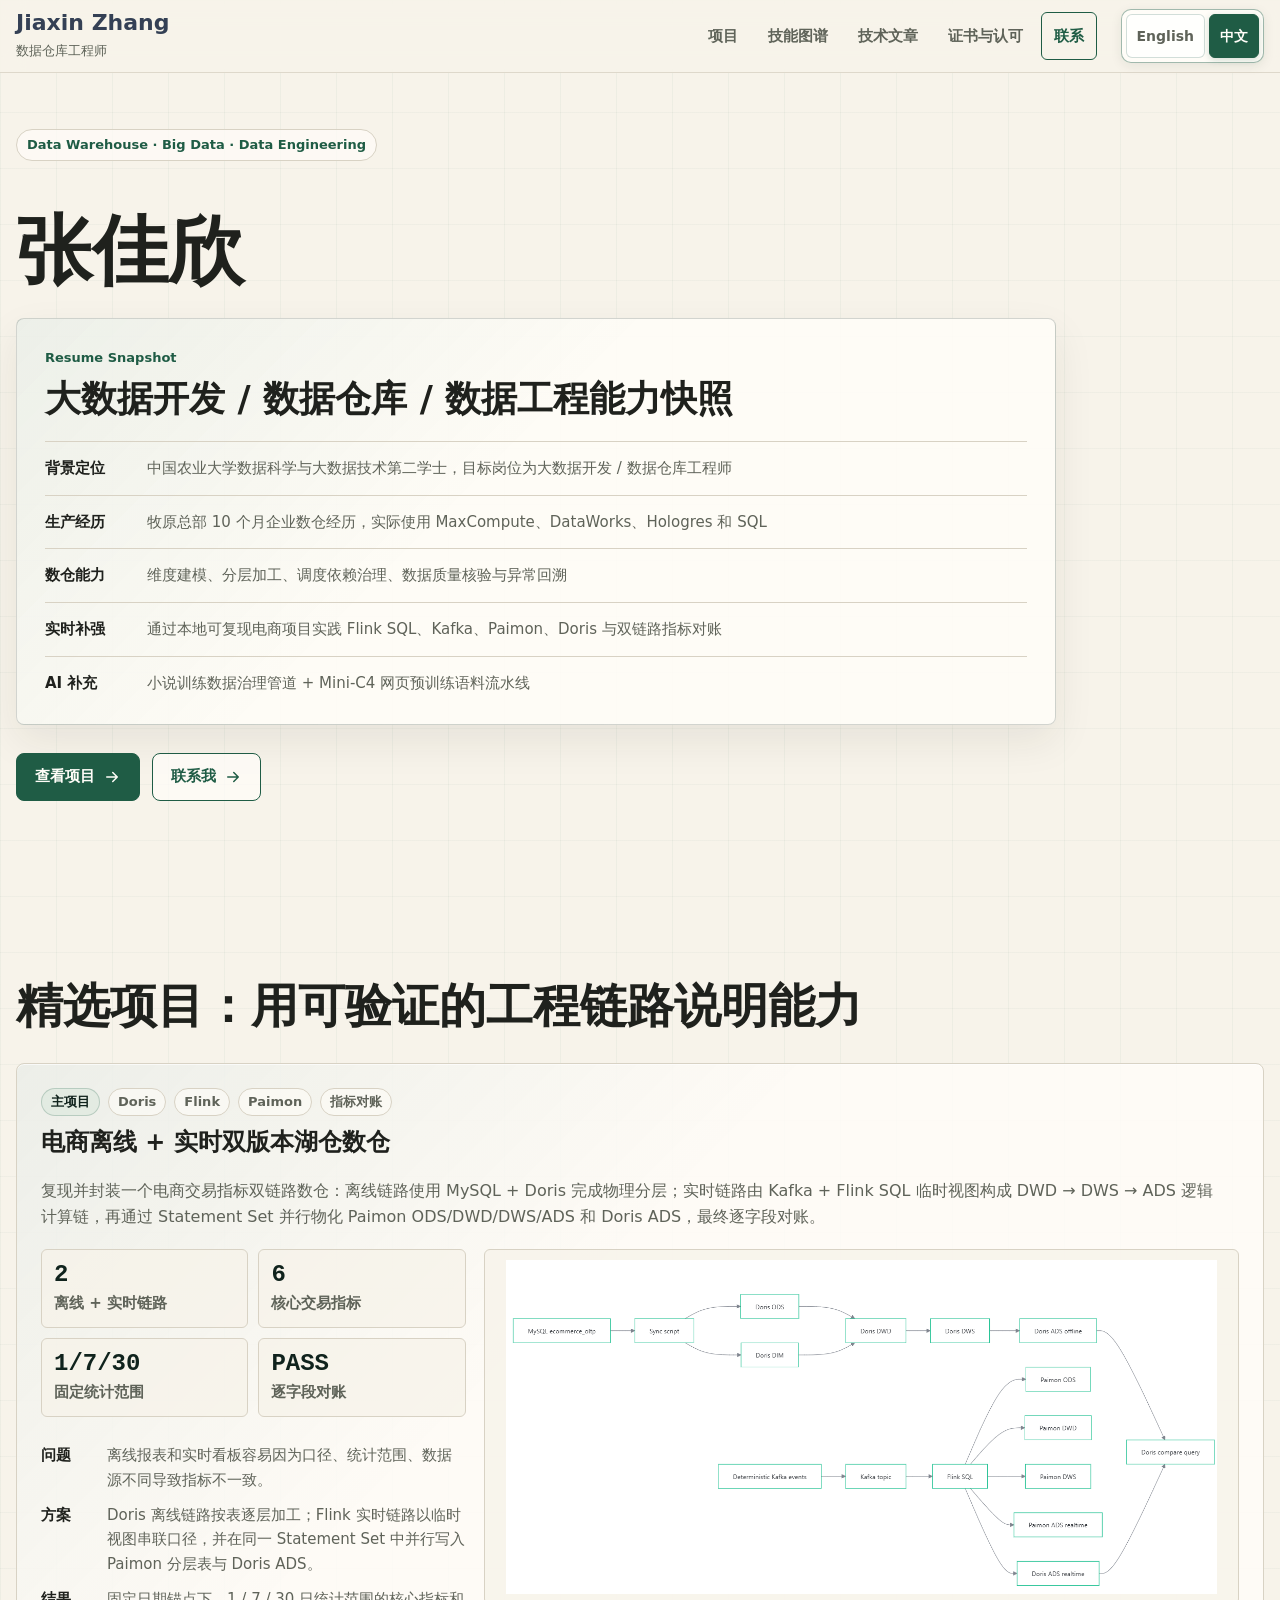
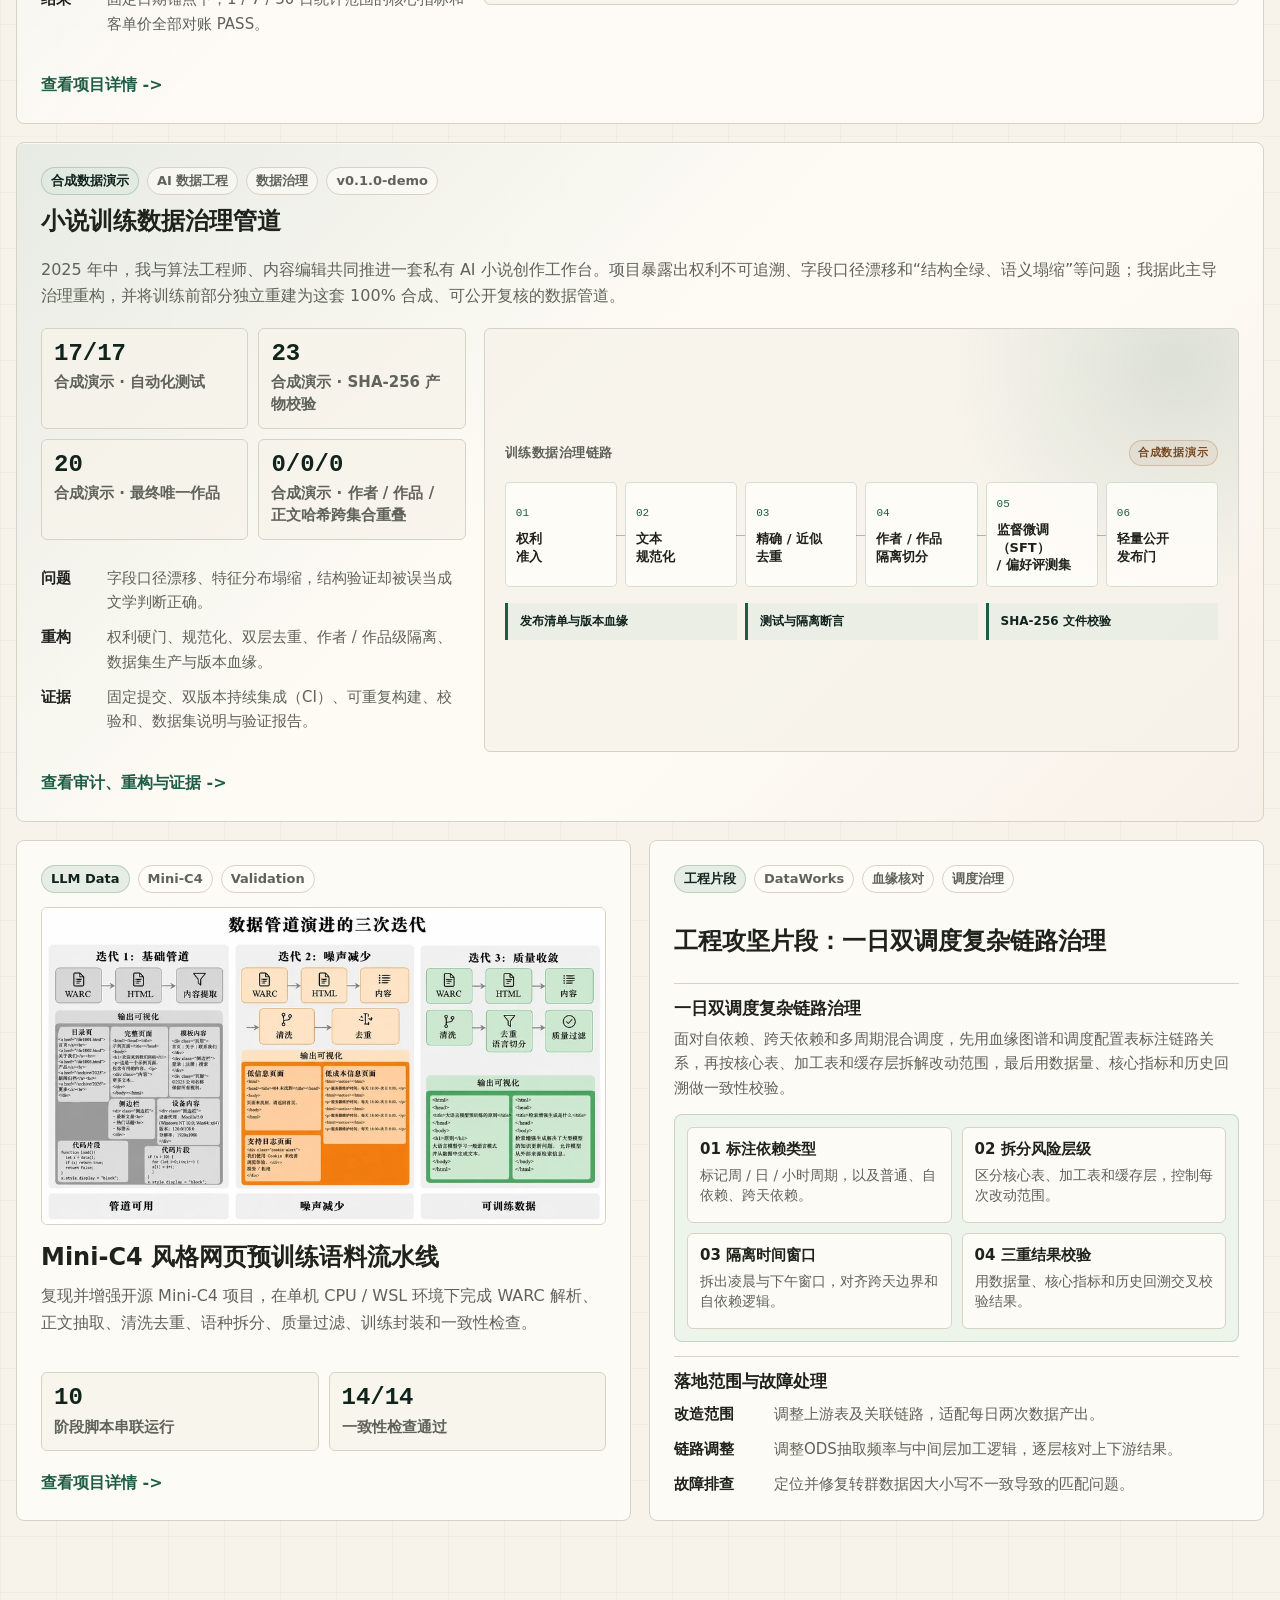
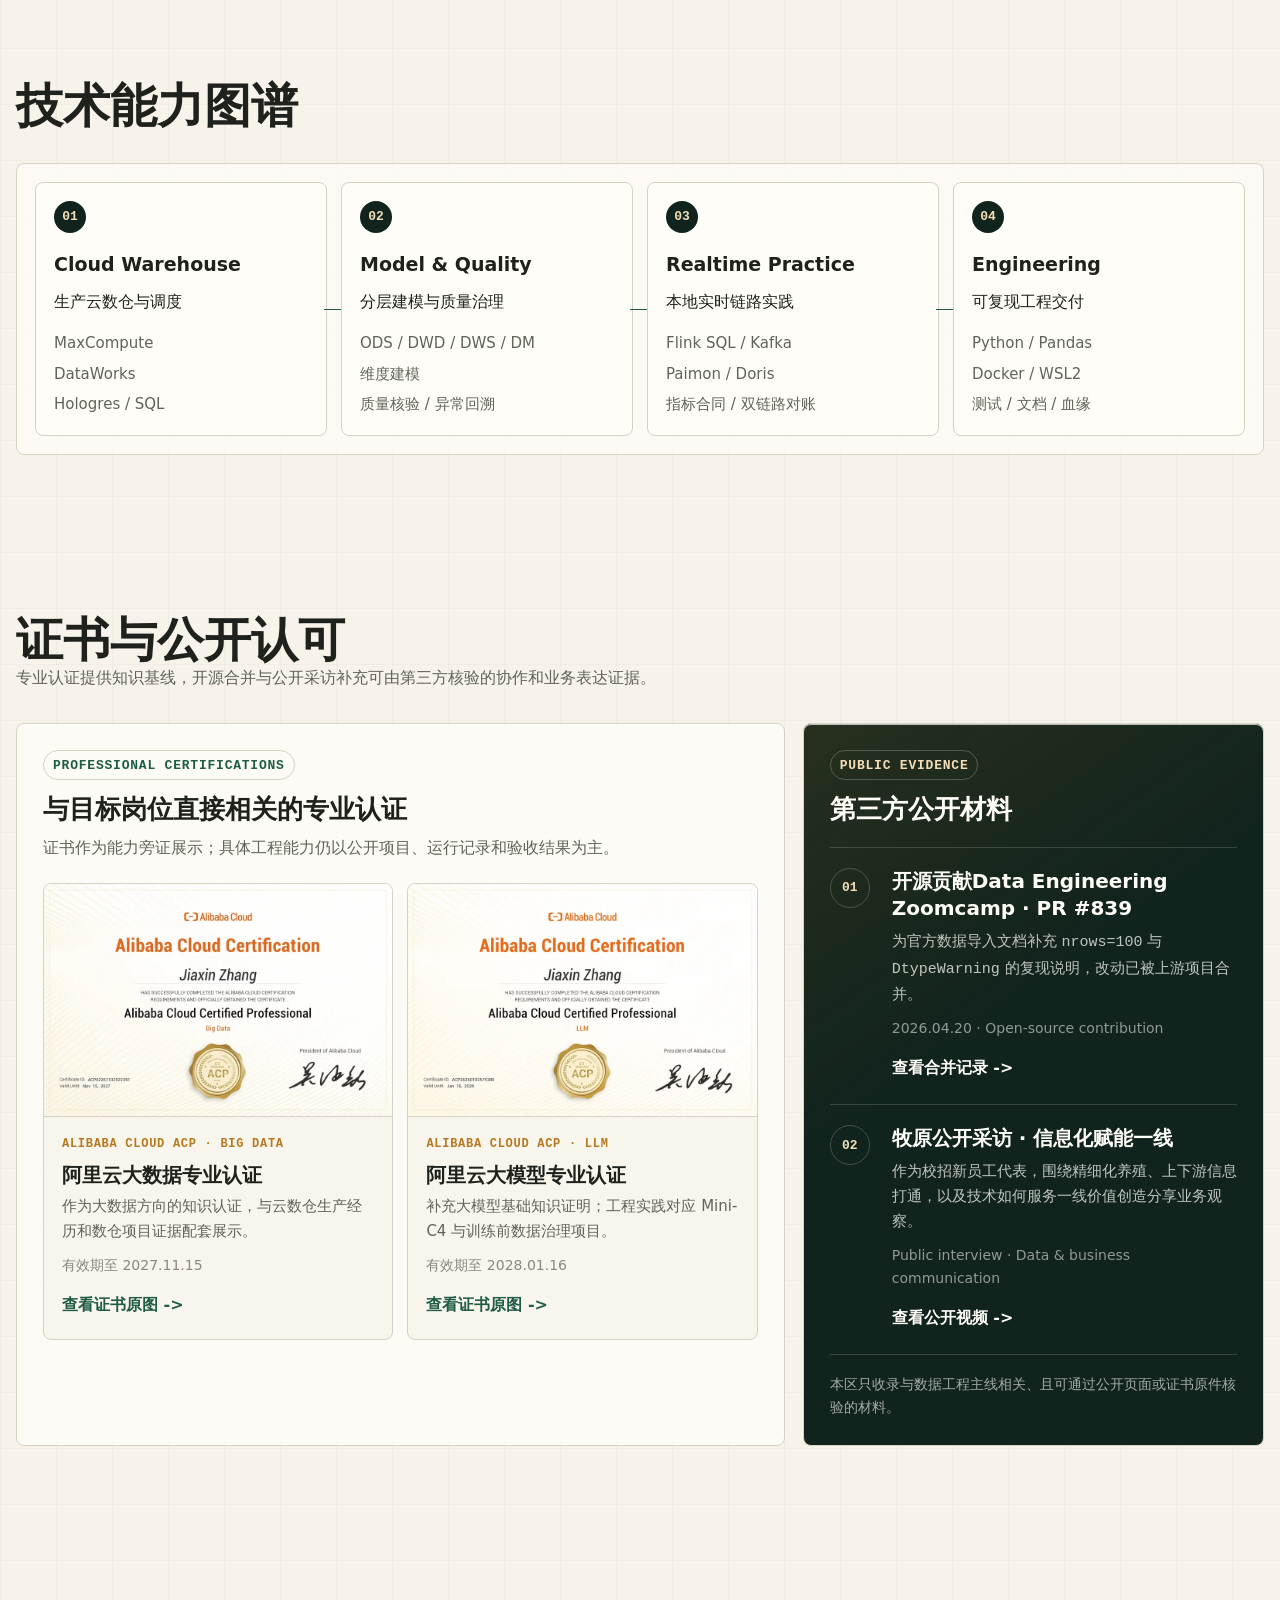
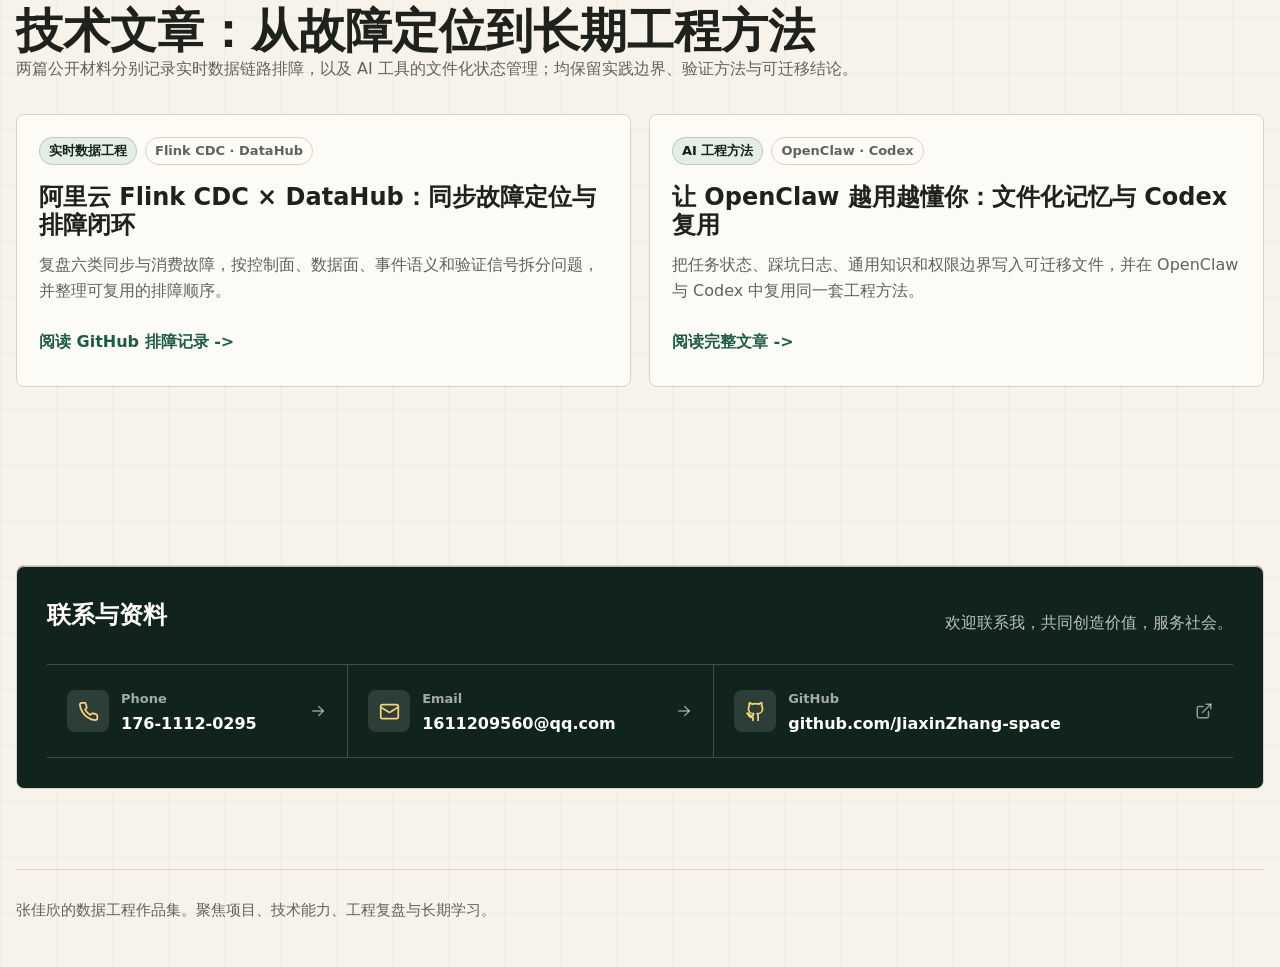
<file: public/zh/index.html>
<!doctype html>
<html lang="zh-CN">
  <head>
    <meta charset="utf-8">
    <meta name="viewport" content="width=device-width, initial-scale=1">
    <title>张佳欣｜大数据开发 / 数据仓库 / 数据工程作品集</title>
    <meta
      name="description"
      content="张佳欣的大数据开发、数据仓库、数据工程方向作品集，展示离线数仓、实时链路、复杂调度和 LLM 数据管道项目。"
    >
    <link rel="canonical" href="https://www.jiaxinzhang-data.com/zh/">
    <link rel="alternate" hreflang="en" href="https://www.jiaxinzhang-data.com/">
    <link rel="alternate" hreflang="zh-CN" href="https://www.jiaxinzhang-data.com/zh/">
    <link rel="alternate" hreflang="x-default" href="https://www.jiaxinzhang-data.com/">
    <link rel="icon" href="../favicon.svg" type="image/svg+xml">
    <meta name="theme-color" content="#10231d">
    <meta property="og:type" content="website">
    <meta property="og:locale" content="zh_CN">
    <meta property="og:locale:alternate" content="en_US">
    <meta property="og:site_name" content="张佳欣的技术作品集">
    <meta property="og:title" content="张佳欣｜大数据开发 / 数据仓库 / 数据工程作品集">
    <meta property="og:description" content="离线数仓、实时链路、数据治理与 LLM 数据工程项目，用公开仓库和验收结果展示可验证的工程能力。">
    <meta property="og:url" content="https://www.jiaxinzhang-data.com/zh/">
    <meta property="og:image" content="https://www.jiaxinzhang-data.com/og-cover.png">
    <meta property="og:image:width" content="1200">
    <meta property="og:image:height" content="630">
    <meta name="twitter:card" content="summary_large_image">
    <meta name="twitter:title" content="张佳欣｜数据工程作品集">
    <meta name="twitter:description" content="离线数仓、实时链路、数据治理与 LLM 数据工程项目。">
    <meta name="twitter:image" content="https://www.jiaxinzhang-data.com/og-cover.png">
    <script type="application/ld+json">
      {
        "@context": "https://schema.org",
        "@graph": [
          {
            "@type": "Person",
            "@id": "https://www.jiaxinzhang-data.com/#person",
            "name": "张佳欣",
            "alternateName": "Jiaxin Zhang",
            "url": "https://www.jiaxinzhang-data.com/",
            "jobTitle": "数据工程师",
            "email": "mailto:1611209560@qq.com",
            "sameAs": [
              "https://github.com/JiaxinZhang-space",
              "https://blog.csdn.net/zjx19961016"
            ],
            "knowsAbout": ["数据仓库", "大数据开发", "数据工程", "Flink", "Doris", "LLM 数据工程"]
          },
          {
            "@type": "WebSite",
            "@id": "https://www.jiaxinzhang-data.com/zh/#website",
            "url": "https://www.jiaxinzhang-data.com/zh/",
            "name": "张佳欣的技术作品集",
            "inLanguage": "zh-CN",
            "author": {"@id": "https://www.jiaxinzhang-data.com/#person"}
          }
        ]
      }
    </script>
    <style>
      :root {
        --bg: #f7f3ea;
        --surface: #fffdf8;
        --surface-strong: #f0eadf;
        --ink: #1f211d;
        --muted: #5f6359;
        --subtle: #8a887e;
        --line: #d8d2c4;
        --line-strong: #bdb5a5;
        --green: #1f5c45;
        --green-dark: #10231d;
        --green-soft: #dfe9df;
        --amber: #b7791f;
        --amber-soft: #f3dfb7;
        --code: #f5efe3;
        --shadow: 0 16px 40px rgba(32, 34, 29, 0.08);
        --radius: 8px;
        --content: 1360px;
      }

      * {
        box-sizing: border-box;
      }

      body {
        margin: 0;
        background:
          linear-gradient(90deg, rgba(31, 92, 69, 0.045) 1px, transparent 1px),
          linear-gradient(rgba(31, 92, 69, 0.035) 1px, transparent 1px),
          var(--bg);
        background-size: 56px 56px;
        color: var(--ink);
        font-family:
          system-ui,
          -apple-system,
          BlinkMacSystemFont,
          "Segoe UI",
          sans-serif;
        font-size: clamp(16px, 0.95vw, 17px);
        line-height: 1.65;
      }

      a {
        color: inherit;
        text-decoration: none;
      }

      a:focus-visible,
      button:focus-visible {
        outline: 3px solid rgba(183, 121, 31, 0.55);
        outline-offset: 3px;
      }

      .skip-link {
        position: fixed;
        top: 12px;
        left: 12px;
        z-index: 100;
        padding: 10px 14px;
        border-radius: var(--radius);
        background: var(--green-dark);
        color: #fffdf8;
        transform: translateY(-160%);
        transition: transform 160ms ease;
      }

      .skip-link:focus {
        transform: translateY(0);
      }

      .site-header {
        position: sticky;
        top: 0;
        z-index: 20;
        border-bottom: 1px solid rgba(216, 210, 196, 0.82);
        background: rgba(247, 243, 234, 0.92);
        backdrop-filter: blur(12px);
      }

      .nav {
        display: flex;
        align-items: center;
        justify-content: space-between;
        width: min(100% - 32px, var(--content));
        min-height: 72px;
        margin: 0 auto;
        gap: 24px;
      }

      .brand {
        display: inline-flex;
        flex-direction: column;
        justify-content: center;
        align-items: center;
        min-width: max-content;
        font-weight: 700;
      }

      .brand small {
        display: block;
        margin-top: 2px;
        color: var(--muted);
        font-size: 13px;
        font-weight: 500;
      }

      .brand-name {
        color: #344055;
        font-size: 22px;
        line-height: 1.1;
        font-weight: 650;
      }

      .nav-links {
        display: flex;
        align-items: center;
        justify-content: flex-end;
        gap: 6px;
        flex-wrap: wrap;
      }

      .nav-links a {
        min-height: 48px;
        display: inline-flex;
        align-items: center;
        padding: 0 12px;
        border-radius: 6px;
        color: var(--muted);
        font-size: clamp(15px, 0.95vw, 16px);
        font-weight: 600;
        transition: background 180ms ease, color 180ms ease;
      }

      .nav-links a:hover {
        background: rgba(31, 92, 69, 0.08);
        color: var(--ink);
      }

      .resume-link {
        border: 1px solid var(--green);
        color: var(--green) !important;
      }

      main {
        overflow: clip;
      }

      .section {
        width: min(100% - 32px, var(--content));
        margin: 0 auto;
        padding: 80px 0;
        scroll-margin-top: 88px;
      }

      .hero {
        display: grid;
        grid-template-columns: minmax(0, 1fr);
        align-items: start;
        gap: 28px;
        min-height: calc(100dvh - 72px);
        padding-top: 56px;
        padding-bottom: 72px;
      }

      .hero-content {
        display: grid;
        gap: 28px;
        max-width: 1040px;
      }

      .eyebrow {
        display: inline-flex;
        align-items: center;
        width: fit-content;
        min-height: 32px;
        margin-bottom: 22px;
        padding: 0 10px;
        border: 1px solid var(--line);
        border-radius: 999px;
        background: rgba(255, 253, 248, 0.72);
        color: var(--green);
        font-size: 13px;
        font-weight: 700;
      }

      h1,
      h2,
      h3,
      p {
        margin-top: 0;
      }

      h1 {
        max-width: 720px;
        margin-bottom: 0;
        font-size: clamp(42px, 6.2vw, 76px);
        line-height: 1.04;
        letter-spacing: 0;
      }

      .hero-actions {
        display: flex;
        flex-wrap: wrap;
        align-items: center;
        gap: 12px;
      }

      .button {
        min-height: 48px;
        display: inline-flex;
        align-items: center;
        justify-content: center;
        gap: 8px;
        padding: 0 18px;
        border: 1px solid var(--green);
        border-radius: var(--radius);
        font-size: clamp(15px, 0.95vw, 16px);
        font-weight: 750;
        transition:
          transform 180ms ease,
          background 180ms ease,
          border-color 180ms ease,
          color 180ms ease;
      }

      .button:hover {
        transform: translateY(-2px);
      }

      .button.primary {
        background: var(--green);
        color: #fffdf8;
      }

      .button.secondary {
        background: rgba(255, 253, 248, 0.74);
        color: var(--green);
      }

      .button svg {
        width: 18px;
        height: 18px;
      }

      .resume-snapshot {
        padding: 28px;
        border: 1px solid rgba(16, 35, 29, 0.18);
        border-radius: var(--radius);
        background:
          linear-gradient(135deg, rgba(31, 92, 69, 0.08), transparent 44%),
          rgba(255, 253, 248, 0.86);
        box-shadow: var(--shadow);
      }

      .snapshot-kicker {
        display: block;
        margin-bottom: 10px;
        color: var(--green);
        font-size: 13px;
        font-weight: 800;
      }

      .resume-snapshot h2 {
        margin-bottom: 20px;
        font-size: clamp(24px, 3vw, 36px);
        line-height: 1.18;
      }

      .snapshot-list {
        display: grid;
        gap: 14px;
        margin: 0;
        padding: 0;
        list-style: none;
      }

      .snapshot-list li {
        display: grid;
        grid-template-columns: 88px minmax(0, 1fr);
        gap: 14px;
        padding-top: 14px;
        border-top: 1px solid var(--line);
      }

      .snapshot-list strong {
        color: var(--ink);
        font-size: 15px;
      }

      .snapshot-list span {
        color: var(--muted);
        font-size: 15px;
      }

      .section-heading {
        display: grid;
        grid-template-columns: 1fr;
        align-items: start;
        gap: 0;
        margin-bottom: 32px;
      }

      .section-heading h2 {
        margin-bottom: 0;
        font-size: clamp(30px, 3.7vw, 52px);
        line-height: 1.05;
        letter-spacing: 0;
      }

      .section-heading p {
        margin-bottom: 0;
        color: var(--muted);
      }

      .project-grid {
        display: grid;
        grid-template-columns: repeat(2, minmax(0, 1fr));
        align-items: stretch;
        gap: 18px;
      }

      .project-card,
      .article-card,
      .research-panel,
      .about-panel,
      .contact-panel {
        border: 1px solid var(--line);
        border-radius: var(--radius);
        background: rgba(255, 253, 248, 0.82);
        box-shadow: 0 1px 0 rgba(255, 255, 255, 0.7) inset;
      }

      .project-card {
        display: flex;
        flex-direction: column;
        min-height: 328px;
        padding: 24px;
        transition: transform 180ms ease, border-color 180ms ease, box-shadow 180ms ease;
      }

      .project-card:hover {
        transform: translateY(-3px);
        border-color: var(--line-strong);
        box-shadow: var(--shadow);
      }

      .project-card.featured {
        display: grid;
        grid-column: 1 / -1;
        gap: 18px;
        background:
          linear-gradient(135deg, rgba(31, 92, 69, 0.08), transparent 42%),
          rgba(255, 253, 248, 0.86);
      }

      .project-featured-intro {
        display: grid;
        gap: 10px;
      }

      .project-featured-intro .project-topline {
        margin-bottom: 2px;
      }

      .project-featured-intro h3 {
        max-width: 980px;
        margin-bottom: 0;
        font-size: clamp(28px, 2.35vw, 38px);
      }

      .project-featured-intro p {
        max-width: 1180px;
        margin-bottom: 0;
        font-size: clamp(16px, 1.05vw, 18px);
      }

      .project-featured-body {
        display: grid;
        grid-template-columns: minmax(360px, 0.72fr) minmax(0, 1.28fr);
        gap: 18px;
        align-items: start;
      }

      .project-featured-copy {
        display: flex;
        flex-direction: column;
        min-height: 100%;
      }

      .project-card.featured .project-metrics {
        grid-template-columns: repeat(2, minmax(0, 1fr));
        margin-top: 0;
      }

      .project-card.featured .project-list {
        margin-bottom: 18px;
      }

      .project-card.featured .project-list li {
        grid-template-columns: 54px minmax(0, 1fr);
      }

      .project-card.featured .project-visual {
        margin: 0;
      }

      .project-card.featured > .card-link {
        width: fit-content;
        margin-top: 0;
      }
      .project-visual {
        margin: -4px 0 18px;
        overflow: hidden;
        border: 1px solid var(--line);
        border-radius: 6px;
        background: rgba(247, 243, 234, 0.74);
      }

      .project-visual img {
        display: block;
        width: 100%;
        height: auto;
        aspect-ratio: 900 / 506;
        object-fit: cover;
      }

      .project-visual[data-visual="ecommerce-home-thumb"] img {
        aspect-ratio: 1386 / 651;
        object-fit: contain;
        padding: 10px;
      }

      .project-card.novel-featured {
        background:
          linear-gradient(135deg, rgba(31, 92, 69, 0.1), transparent 44%),
          linear-gradient(315deg, rgba(159, 99, 57, 0.07), transparent 36%),
          rgba(255, 253, 248, 0.88);
      }

      .novel-home-visual {
        display: grid;
        align-content: center;
        gap: 16px;
        min-height: 100%;
        margin: 0;
        padding: 20px;
        overflow: hidden;
        border: 1px solid var(--line);
        border-radius: 6px;
        background:
          radial-gradient(circle at 92% 8%, rgba(31, 92, 69, 0.12), transparent 29%),
          rgba(247, 243, 234, 0.78);
      }

      .novel-home-visual figcaption {
        display: flex;
        flex-wrap: wrap;
        align-items: center;
        justify-content: space-between;
        gap: 8px;
        color: var(--muted);
        font-size: 13px;
        font-weight: 720;
        letter-spacing: 0.04em;
      }

      .synthetic-mark {
        display: inline-flex;
        align-items: center;
        min-height: 26px;
        padding: 0 8px;
        border: 1px solid rgba(159, 99, 57, 0.28);
        border-radius: 999px;
        background: rgba(159, 99, 57, 0.08);
        color: #784820;
        font-family: ui-monospace, SFMono-Regular, Consolas, monospace;
        font-size: 11px;
        letter-spacing: 0.08em;
      }

      .novel-mini-flow {
        display: grid;
        grid-template-columns: repeat(6, minmax(0, 1fr));
        gap: 8px;
      }

      .novel-mini-step {
        position: relative;
        display: grid;
        align-content: center;
        min-height: 92px;
        padding: 12px 10px;
        border: 1px solid rgba(31, 92, 69, 0.18);
        border-radius: 5px;
        background: rgba(255, 253, 248, 0.86);
      }

      .novel-mini-step::after {
        content: "";
        position: absolute;
        top: 50%;
        right: -9px;
        z-index: 2;
        width: 9px;
        height: 1px;
        background: rgba(31, 92, 69, 0.38);
      }

      .novel-mini-step:last-child::after {
        display: none;
      }

      .novel-mini-step small {
        margin-bottom: 8px;
        color: var(--green);
        font-family: ui-monospace, SFMono-Regular, Consolas, monospace;
        font-size: 11px;
      }

      .novel-mini-step strong {
        color: var(--ink);
        font-size: 13px;
        line-height: 1.35;
      }

      .novel-mini-controls {
        display: grid;
        grid-template-columns: repeat(3, minmax(0, 1fr));
        gap: 8px;
      }

      .novel-mini-control {
        padding: 10px 12px;
        border-left: 3px solid var(--green);
        background: rgba(223, 233, 223, 0.5);
        color: var(--green-dark);
        font-size: 12px;
        font-weight: 750;
        line-height: 1.4;
      }

      .project-topline,
      .article-meta {
        display: flex;
        flex-wrap: wrap;
        align-items: center;
        gap: 8px;
        margin-bottom: 18px;
      }

      .pill {
        display: inline-flex;
        align-items: center;
        min-height: 28px;
        padding: 0 9px;
        border: 1px solid var(--line);
        border-radius: 999px;
        background: rgba(255, 253, 248, 0.58);
        color: var(--muted);
        cursor: default;
        user-select: none;
        font-size: 13px;
        font-weight: 700;
      }

      .pill.strong {
        border-color: rgba(31, 92, 69, 0.22);
        background: rgba(223, 233, 223, 0.78);
        color: var(--green-dark);
      }

      .project-card h3,
      .article-card h3,
      .research-panel h3,
      .about-panel h3 {
        margin-bottom: 12px;
        font-size: 24px;
        line-height: 1.18;
      }

      .project-card p,
      .article-card p,
      .research-panel p,
      .about-panel p,
      .contact-panel p {
        color: var(--muted);
      }

      .project-list {
        display: grid;
        gap: 10px;
        margin: 18px 0 24px;
        padding: 0;
        list-style: none;
      }

      .project-list li {
        display: grid;
        grid-template-columns: 88px minmax(0, 1fr);
        gap: 12px;
        color: var(--muted);
        font-size: 15px;
      }

      .project-list strong {
        color: var(--ink);
      }

      .project-metrics {
        display: grid;
        grid-template-columns: repeat(auto-fit, minmax(112px, 1fr));
        gap: 10px;
        margin: 20px 0 8px;
      }

      .project-metric {
        min-height: 78px;
        padding: 12px;
        border: 1px solid var(--line);
        border-radius: 6px;
        background: rgba(247, 243, 234, 0.74);
      }

      .project-metric strong {
        display: block;
        margin-bottom: 5px;
        color: var(--green-dark);
        font-family: ui-monospace, SFMono-Regular, Consolas, monospace;
        font-size: clamp(24px, 1.8vw, 30px);
        line-height: 1.1;
      }

      .project-metric span {
        display: block;
        color: var(--muted);
        font-size: 15px;
        font-weight: 650;
        line-height: 1.45;
      }

      .engineering-card {
        gap: 16px;
      }

      .engineering-card .project-list {
        margin: 10px 0 0;
      }

      .challenge-cases {
        display: grid;
        gap: 14px;
      }

      .challenge-case {
        padding-top: 14px;
        border-top: 1px solid var(--line);
      }

      .challenge-case h4 {
        margin: 0 0 8px;
        color: var(--ink);
        font-size: 17px;
        line-height: 1.25;
      }

      .challenge-case p {
        margin-bottom: 0;
        font-size: 15px;
        line-height: 1.62;
      }

      .card-link {
        margin-top: auto;
        color: var(--green);
        font-weight: 800;
      }

      .challenge-case .card-link {
        display: inline-flex;
        align-items: center;
        width: fit-content;
        min-height: 44px;
        margin-top: 8px;
      }


      .governance-map {
        display: grid;
        grid-template-columns: repeat(2, minmax(0, 1fr));
        gap: 10px;
        margin-top: 14px;
        padding: 12px;
        border: 1px solid rgba(31, 92, 69, 0.2);
        border-radius: 8px;
        background: rgba(222, 237, 225, 0.52);
      }

      .governance-step {
        min-height: 96px;
        padding: 12px;
        border: 1px solid var(--line);
        border-radius: 6px;
        background: rgba(255, 253, 248, 0.84);
      }

      .governance-step strong {
        display: block;
        margin-bottom: 6px;
        color: var(--ink);
        font-size: 15px;
        line-height: 1.25;
      }

      .governance-step span {
        display: block;
        color: var(--muted);
        font-size: 13.5px;
        line-height: 1.5;
      }

      .pipeline {
        display: grid;
        grid-template-columns: repeat(4, minmax(0, 1fr));
        gap: 14px;
        padding: 18px;
        border: 1px solid var(--line);
        border-radius: var(--radius);
        background: rgba(255, 253, 248, 0.72);
      }

      .pipe-stage {
        position: relative;
        min-height: 216px;
        padding: 18px;
        border: 1px solid var(--line);
        border-radius: var(--radius);
        background: var(--surface);
      }

      .pipe-stage::after {
        content: "";
        position: absolute;
        top: 50%;
        right: -16px;
        width: 18px;
        height: 1px;
        background: var(--green);
      }

      .pipe-stage:last-child::after {
        display: none;
      }

      .pipe-index {
        display: grid;
        width: 32px;
        height: 32px;
        margin-bottom: 16px;
        place-items: center;
        border-radius: 50%;
        background: var(--green-dark);
        color: var(--amber-soft);
        font-family: ui-monospace, SFMono-Regular, Consolas, monospace;
        font-size: 13px;
        font-weight: 800;
      }

      .pipe-stage h3 {
        margin-bottom: 8px;
        font-size: 19px;
      }

      .pipe-stage ul {
        display: grid;
        gap: 6px;
        margin: 14px 0 0;
        padding: 0;
        color: var(--muted);
        list-style: none;
        font-size: 15px;
      }

      .articles-grid {
        display: grid;
        grid-template-columns: repeat(2, minmax(0, 1fr));
        gap: 18px;
      }

      .article-card {
        display: flex;
        flex-direction: column;
        min-height: 270px;
        padding: 22px;
        transition: transform 180ms ease, border-color 180ms ease;
      }

      .article-card .card-link {
        display: inline-flex;
        align-items: center;
        width: fit-content;
        min-height: 44px;
        margin-top: auto;
      }

      .article-card:hover {
        transform: translateY(-3px);
        border-color: var(--line-strong);
      }

      .research {
        display: grid;
        grid-template-columns: minmax(0, 0.82fr) minmax(320px, 0.58fr);
        gap: 18px;
      }

      .research-panel,
      .about-panel,
      .contact-panel {
        padding: 26px;
      }

      .research-list {
        display: grid;
        gap: 14px;
        margin: 22px 0 0;
        padding: 0;
        list-style: none;
      }

      .research-list li {
        display: grid;
        grid-template-columns: 32px minmax(0, 1fr);
        gap: 12px;
        align-items: start;
        padding-top: 14px;
        border-top: 1px solid var(--line);
      }

      .research-list span {
        display: grid;
        width: 32px;
        height: 32px;
        place-items: center;
        border-radius: 50%;
        background: var(--code);
        color: var(--green);
        font-family: ui-monospace, SFMono-Regular, Consolas, monospace;
        font-weight: 800;
      }

      .research-list strong {
        display: block;
        margin-bottom: 4px;
      }

      .research-list p {
        margin-bottom: 0;
      }

      .schema {
        display: grid;
        gap: 12px;
        align-content: center;
        min-height: 100%;
        border: 1px solid rgba(16, 35, 29, 0.16);
        border-radius: var(--radius);
        background: var(--green-dark);
        padding: 22px;
        color: #fffdf8;
      }

      .schema-node {
        display: flex;
        align-items: center;
        justify-content: space-between;
        gap: 14px;
        min-height: 52px;
        padding: 0 14px;
        border: 1px solid rgba(255, 255, 255, 0.14);
        border-radius: 6px;
        background: rgba(255, 255, 255, 0.06);
        font-weight: 750;
      }

      .schema-node small {
        color: rgba(255, 253, 248, 0.62);
        font-family: ui-monospace, SFMono-Regular, Consolas, monospace;
      }


      .credentials-layout {
        display: grid;
        grid-template-columns: minmax(0, 1.2fr) minmax(320px, 0.72fr);
        gap: 18px;
        align-items: stretch;
      }

      .credentials-group,
      .recognition-panel {
        border: 1px solid var(--line);
        border-radius: var(--radius);
        padding: 26px;
        background: rgba(255, 253, 248, 0.82);
        box-shadow: 0 1px 0 rgba(255, 255, 255, 0.7) inset;
      }

      .proof-kicker {
        display: inline-flex;
        align-items: center;
        width: fit-content;
        min-height: 30px;
        padding: 0 9px;
        border: 1px solid var(--line);
        border-radius: 999px;
        color: var(--green);
        font-family: ui-monospace, SFMono-Regular, Consolas, monospace;
        font-size: 13px;
        font-weight: 800;
        letter-spacing: 0.06em;
        text-transform: uppercase;
      }

      .credentials-group > h3,
      .recognition-panel > h3 {
        margin: 14px 0 0;
        font-size: clamp(23px, 2vw, 30px);
        line-height: 1.2;
      }

      .credentials-group > p {
        max-width: 720px;
        margin: 10px 0 0;
        color: var(--muted);
      }

      .certificate-grid {
        display: grid;
        grid-template-columns: repeat(2, minmax(0, 1fr));
        gap: 14px;
        margin-top: 22px;
      }

      .certificate-card {
        display: flex;
        min-width: 0;
        flex-direction: column;
        overflow: hidden;
        border: 1px solid var(--line);
        border-radius: var(--radius);
        background: rgba(247, 243, 234, 0.68);
        transition: transform 180ms ease, border-color 180ms ease, box-shadow 180ms ease;
      }

      .certificate-card:hover {
        transform: translateY(-3px);
        border-color: var(--line-strong);
        box-shadow: var(--shadow);
      }

      .certificate-visual {
        aspect-ratio: 3 / 2;
        margin: 0;
        overflow: hidden;
        border-bottom: 1px solid var(--line);
        background: #fffdf8;
      }

      .certificate-visual img {
        display: block;
        width: 100%;
        height: 100%;
        object-fit: cover;
      }

      .certificate-copy {
        display: flex;
        flex: 1;
        flex-direction: column;
        padding: 18px;
      }

      .credential-label {
        color: var(--amber);
        font-family: ui-monospace, SFMono-Regular, Consolas, monospace;
        font-size: 12px;
        font-weight: 850;
        letter-spacing: 0.06em;
        text-transform: uppercase;
      }

      .certificate-copy h4 {
        margin: 8px 0 6px;
        font-size: 20px;
        line-height: 1.3;
      }

      .certificate-copy p {
        margin: 0;
        color: var(--muted);
        font-size: 15px;
      }

      .proof-meta {
        display: block;
        margin-top: 10px;
        color: var(--subtle);
        font-size: 14px;
        font-variant-numeric: tabular-nums;
      }

      .certificate-link,
      .recognition-link {
        display: inline-flex;
        align-items: center;
        width: fit-content;
        min-height: 44px;
        margin-top: auto;
        padding-top: 12px;
        color: var(--green);
        font-weight: 800;
      }

      .recognition-panel {
        display: flex;
        flex-direction: column;
        background:
          linear-gradient(145deg, rgba(183, 121, 31, 0.14), transparent 42%),
          var(--green-dark);
        color: #fffdf8;
      }

      .recognition-panel .proof-kicker {
        border-color: rgba(255, 255, 255, 0.22);
        color: var(--amber-soft);
      }

      .recognition-list {
        display: grid;
        gap: 0;
        margin: 22px 0 0;
        padding: 0;
        list-style: none;
      }

      .recognition-item {
        display: grid;
        grid-template-columns: 48px minmax(0, 1fr);
        gap: 14px;
        padding: 20px 0;
        border-top: 1px solid rgba(255, 255, 255, 0.16);
      }

      .evidence-index {
        display: grid;
        width: 40px;
        height: 40px;
        place-items: center;
        border: 1px solid rgba(255, 255, 255, 0.2);
        border-radius: 50%;
        color: var(--amber-soft);
        font-family: ui-monospace, SFMono-Regular, Consolas, monospace;
        font-size: 13px;
        font-weight: 800;
      }

      .recognition-item h4 {
        margin: 0 0 7px;
        font-size: 20px;
        line-height: 1.35;
      }

      .recognition-item p {
        margin: 0;
        color: rgba(255, 253, 248, 0.74);
        font-size: 15px;
      }

      .recognition-item .proof-meta {
        color: rgba(255, 253, 248, 0.54);
      }

      .recognition-link {
        color: #fffdf8;
      }

      .recognition-note {
        margin: auto 0 0;
        padding-top: 18px;
        border-top: 1px solid rgba(255, 255, 255, 0.16);
        color: rgba(255, 253, 248, 0.62);
        font-size: 14px;
      }

      .about-grid {
        display: grid;
        grid-template-columns: minmax(0, 0.72fr) minmax(320px, 0.48fr);
        gap: 18px;
        align-items: stretch;
      }

      .about-panel.highlight {
        background:
          linear-gradient(135deg, rgba(183, 121, 31, 0.13), transparent 48%),
          rgba(255, 253, 248, 0.86);
      }

      .about-items {
        display: grid;
        grid-template-columns: repeat(3, minmax(0, 1fr));
        gap: 12px;
        margin-top: 24px;
      }

      .about-item {
        min-height: 116px;
        padding: 16px;
        border: 1px solid var(--line);
        border-radius: var(--radius);
        background: rgba(247, 243, 234, 0.72);
      }

      .about-item strong {
        display: block;
        margin-bottom: 6px;
      }

      .about-item span {
        color: var(--muted);
        font-size: 15px;
      }

      .contact-panel {
        display: grid;
        gap: 28px;
        margin-top: 18px;
        padding: 30px;
        background: var(--green-dark);
        color: #fffdf8;
      }

      .contact-header {
        display: grid;
        grid-template-columns: minmax(220px, 0.72fr) minmax(320px, 1.28fr);
        align-items: end;
        gap: 32px;
      }

      .contact-header p {
        max-width: 560px;
        margin: 0;
        justify-self: end;
        color: rgba(255, 253, 248, 0.72);
        text-align: right;
      }

      .contact-panel h2 {
        margin: 0;
      }

      .contact-actions {
        display: grid;
        grid-template-columns: minmax(0, 0.82fr) minmax(0, 1fr) minmax(0, 1.42fr);
        border-top: 1px solid rgba(255, 253, 248, 0.2);
        border-bottom: 1px solid rgba(255, 253, 248, 0.2);
      }

      .contact-card {
        min-width: 0;
        min-height: 92px;
        display: grid;
        grid-template-columns: 42px minmax(0, 1fr) 18px;
        align-items: center;
        gap: 12px;
        padding: 18px 20px;
        color: #fffdf8;
        transition: background 180ms ease;
      }

      .contact-card + .contact-card {
        border-left: 1px solid rgba(255, 253, 248, 0.2);
      }

      .contact-card:hover {
        background: rgba(255, 253, 248, 0.08);
      }

      .contact-card:focus-visible {
        outline: 2px solid #f6d47a;
        outline-offset: -2px;
      }

      .contact-icon {
        width: 42px;
        height: 42px;
        display: inline-flex;
        align-items: center;
        justify-content: center;
        border-radius: 8px;
        background: rgba(255, 253, 248, 0.12);
        color: #f6d47a;
      }

      .contact-icon svg {
        width: 21px;
        height: 21px;
        stroke: currentColor;
      }

      .contact-label {
        display: block;
        color: rgba(255, 253, 248, 0.62);
        font-size: 13px;
        font-weight: 700;
      }

      .contact-value {
        display: block;
        margin-top: 4px;
        color: #fffdf8;
        font-size: 16px;
        font-weight: 750;
        line-height: 1.35;
        white-space: nowrap;
      }

      .contact-arrow {
        display: inline-flex;
        color: rgba(255, 253, 248, 0.54);
        transition: color 180ms ease, transform 180ms ease;
      }

      .contact-arrow svg {
        width: 18px;
        height: 18px;
        stroke: currentColor;
      }

      .contact-card:hover .contact-arrow {
        color: #f6d47a;
        transform: translateX(2px);
      }

      footer {
        width: min(100% - 32px, var(--content));
        margin: 0 auto;
        padding: 28px 0 48px;
        border-top: 1px solid var(--line);
        color: var(--muted);
        font-size: 15px;
      }

      @media (max-width: 1100px) {
        .contact-actions {
          grid-template-columns: minmax(0, 0.82fr) minmax(0, 1.18fr);
        }

        .contact-card:nth-child(3) {
          grid-column: 1 / -1;
          border-top: 1px solid rgba(255, 253, 248, 0.2);
          border-left: 0;
        }
      }

      @media (max-width: 900px) {
        .nav {
          align-items: flex-start;
          flex-direction: column;
          padding: 14px 0;
          gap: 10px;
        }

        .nav-links {
          justify-content: flex-start;
        }

        .section {
          scroll-margin-top: 152px;
        }

        .hero,
        .section-heading,
        .project-grid,
        .research,
        .about-grid,
        .contact-panel,
        .credentials-layout {
          grid-template-columns: 1fr;
        }
        .project-featured-body {
          grid-template-columns: 1fr;
        }

        .novel-mini-flow {
          grid-template-columns: repeat(3, minmax(0, 1fr));
        }

        .novel-mini-step:nth-child(3)::after,
        .novel-mini-step:last-child::after {
          display: none;
        }

        .hero {
          min-height: auto;
          padding-top: 44px;
        }

        .pipeline,
        .articles-grid,
        .about-items {
          grid-template-columns: 1fr;
        }

        .pipe-stage {
          min-height: auto;
        }

        .pipe-stage::after {
          top: auto;
          right: auto;
          bottom: -15px;
          left: 32px;
          width: 1px;
          height: 16px;
        }

        .contact-header {
          grid-template-columns: 1fr;
          gap: 12px;
        }

        .contact-header p {
          justify-self: start;
          text-align: left;
        }

        .contact-actions {
          grid-template-columns: 1fr;
        }

        .contact-card + .contact-card {
          border-top: 1px solid rgba(255, 253, 248, 0.2);
          border-left: 0;
        }

        .contact-card:nth-child(3) {
          grid-column: auto;
        }
      }

      @media (max-width: 560px) {
        .section {
          width: min(100% - 24px, var(--content));
          padding: 56px 0;
        }

        .nav {
          width: min(100% - 24px, var(--content));
        }

        .nav-links a {
          padding: 0 9px;
        }

        .project-list li {
          grid-template-columns: 1fr;
          gap: 2px;
        }

        .novel-home-visual {
          padding: 14px;
        }

        .novel-mini-flow,
        .novel-mini-controls {
          grid-template-columns: 1fr;
        }

        .novel-mini-step {
          min-height: 70px;
        }

        .novel-mini-step::after {
          display: none;
        }

        .certificate-grid {
          grid-template-columns: 1fr;
        }

        .credentials-group,
        .recognition-panel {
          padding: 20px;
        }

        .recognition-item {
          grid-template-columns: 40px minmax(0, 1fr);
          gap: 12px;
        }

        .contact-panel {
          padding: 22px;
        }

        .contact-card {
          min-height: 82px;
          grid-template-columns: 38px minmax(0, 1fr) 18px;
          gap: 10px;
          padding: 16px 0;
        }

        .contact-icon {
          width: 38px;
          height: 38px;
        }

        .contact-value {
          font-size: 15px;
        }

        .evidence-index {
          width: 36px;
          height: 36px;
        }

      }

      @media (prefers-reduced-motion: reduce) {
        *,
        *::before,
        *::after {
          scroll-behavior: auto !important;
          transition: none !important;
        }
      }
    </style>
    <link rel="stylesheet" href="../assets/i18n.css">
  </head>
  <body id="top">
    <a class="skip-link" href="#main-content">跳到正文</a>
    <header class="site-header">
      <nav class="nav" aria-label="主导航">
        <a class="brand" href="#top" aria-label="返回首页">
          <span>
            <span class="brand-name">Jiaxin Zhang</span>
            <small>数据仓库工程师</small>
          </span>
        </a>
        <div class="nav-links">
          <a href="#projects">项目</a>
          <a href="#skills">技能图谱</a>
          <a href="#writing">技术文章</a>
          <a href="#credentials">证书与认可</a>
          <a class="resume-link" href="#contact">联系</a>
        </div>
        <div class="language-switch" aria-label="选择语言">
          <a href="../index.html" lang="en" hreflang="en">English</a>
          <span lang="zh-CN" aria-current="page">中文</span>
        </div>
      </nav>
    </header>

    <main id="main-content">
      <section class="section hero" aria-labelledby="hero-title">
        <div class="hero-content">
          <span class="eyebrow">Data Warehouse · Big Data · Data Engineering</span>
          <h1 id="hero-title">张佳欣</h1>

          <div class="resume-snapshot" aria-label="首页简历快照">
            <span class="snapshot-kicker">Resume Snapshot</span>
            <h2>大数据开发 / 数据仓库 / 数据工程能力快照</h2>
            <ul class="snapshot-list">
              <li>
                <strong>背景定位</strong>
                <span>中国农业大学数据科学与大数据技术第二学士，目标岗位为大数据开发 / 数据仓库工程师</span>
              </li>
              <li>
                <strong>生产经历</strong>
                <span>牧原总部 10 个月企业数仓经历，实际使用 MaxCompute、DataWorks、Hologres 和 SQL</span>
              </li>
              <li>
                <strong>数仓能力</strong>
                <span>维度建模、分层加工、调度依赖治理、数据质量核验与异常回溯</span>
              </li>
              <li>
                <strong>实时补强</strong>
                <span>通过本地可复现电商项目实践 Flink SQL、Kafka、Paimon、Doris 与双链路指标对账</span>
              </li>
              <li>
                <strong>AI 补充</strong>
                <span>小说训练数据治理管道 + Mini-C4 网页预训练语料流水线</span>
              </li>
            </ul>
          </div>

          <div class="hero-actions">
            <a class="button primary" href="#projects">
              查看项目
              <svg viewBox="0 0 24 24" aria-hidden="true">
                <path d="M5 12h14M13 6l6 6-6 6" fill="none" stroke="currentColor" stroke-width="2" stroke-linecap="round" stroke-linejoin="round"/>
              </svg>
            </a>
            <a class="button secondary" href="#contact">
              联系我
              <svg viewBox="0 0 24 24" aria-hidden="true">
                <path d="M5 12h14M13 6l6 6-6 6" fill="none" stroke="currentColor" stroke-width="2" stroke-linecap="round" stroke-linejoin="round"/>
              </svg>
            </a>
          </div>
        </div>
      </section>

      <section class="section" id="projects" aria-labelledby="projects-title">
        <div class="section-heading">
          <h2 id="projects-title">精选项目：用可验证的工程链路说明能力</h2>
        </div>

        <div class="project-grid">
          <article class="project-card featured">
            <div class="project-featured-intro">
              <div class="project-topline">
                <span class="pill strong">主项目</span>
                <span class="pill">Doris</span>
                <span class="pill">Flink</span>
                <span class="pill">Paimon</span>
                <span class="pill">指标对账</span>
              </div>
              <h3>电商离线 + 实时双版本湖仓数仓</h3>
              <p>
                复现并封装一个电商交易指标双链路数仓：离线链路使用 MySQL + Doris 完成物理分层；实时链路由 Kafka + Flink SQL 临时视图构成 DWD → DWS → ADS 逻辑计算链，再通过 Statement Set 并行物化 Paimon ODS/DWD/DWS/ADS 和 Doris ADS，最终逐字段对账。
              </p>
            </div>
            <div class="project-featured-body">
              <div class="project-featured-copy">
                <div class="project-metrics" aria-label="电商数仓项目指标">
                  <div class="project-metric"><strong>2</strong><span>离线 + 实时链路</span></div>
                  <div class="project-metric"><strong>6</strong><span>核心交易指标</span></div>
                  <div class="project-metric"><strong>1/7/30</strong><span>固定统计范围</span></div>
                  <div class="project-metric"><strong>PASS</strong><span>逐字段对账</span></div>
                </div>
                <ul class="project-list">
                  <li><strong>问题</strong><span>离线报表和实时看板容易因为口径、统计范围、数据源不同导致指标不一致。</span></li>
                  <li><strong>方案</strong><span>Doris 离线链路按表逐层加工；Flink 实时链路以临时视图串联口径，并在同一 Statement Set 中并行写入 Paimon 分层表与 Doris ADS。</span></li>
                  <li><strong>结果</strong><span>固定日期锚点下，1 / 7 / 30 日统计范围的核心指标和客单价全部对账 PASS。</span></li>
                </ul>
              </div>
              <figure class="project-visual" data-visual="ecommerce-home-thumb">
              <img src="../assets/projects/ecommerce-lakehouse/architecture.png" alt="电商离线与实时双链路数仓架构缩略图" width="1386" height="651" loading="lazy">
              </figure>
            </div>
                <a class="card-link" href="projects/ecommerce-lakehouse-warehouse.html">查看项目详情 -></a>
          </article>

          <article class="project-card featured novel-featured">
            <div class="project-featured-intro">
              <div class="project-topline">
                <span class="pill strong">合成数据演示</span>
                <span class="pill">AI 数据工程</span>
                <span class="pill">数据治理</span>
                <span class="pill">v0.1.0-demo</span>
              </div>
              <h3>小说训练数据治理管道</h3>
              <p>
                2025 年中，我与算法工程师、内容编辑共同推进一套私有 AI 小说创作工作台。项目暴露出权利不可追溯、字段口径漂移和“结构全绿、语义塌缩”等问题；我据此主导治理重构，并将训练前部分独立重建为这套 100% 合成、可公开复核的数据管道。
              </p>
            </div>
            <div class="project-featured-body">
              <div class="project-featured-copy">
                <div class="project-metrics" aria-label="小说训练数据治理管道合成演示指标">
                  <div class="project-metric"><strong>17/17</strong><span>合成演示 · 自动化测试</span></div>
                  <div class="project-metric"><strong>23</strong><span>合成演示 · SHA-256 产物校验</span></div>
                  <div class="project-metric"><strong>20</strong><span>合成演示 · 最终唯一作品</span></div>
                  <div class="project-metric"><strong>0/0/0</strong><span>合成演示 · 作者 / 作品 / 正文哈希跨集合重叠</span></div>
                </div>
                <ul class="project-list">
                  <li><strong>问题</strong><span>字段口径漂移、特征分布塌缩，结构验证却被误当成文学判断正确。</span></li>
                  <li><strong>重构</strong><span>权利硬门、规范化、双层去重、作者 / 作品级隔离、数据集生产与版本血缘。</span></li>
                  <li><strong>证据</strong><span>固定提交、双版本持续集成（CI）、可重复构建、校验和、数据集说明与验证报告。</span></li>
                </ul>
              </div>
              <figure class="novel-home-visual" aria-label="小说训练数据治理管道缩略流程图">
                <figcaption>
                  <span>训练数据治理链路</span>
                  <span class="synthetic-mark">合成数据演示</span>
                </figcaption>
                <div class="novel-mini-flow">
                  <div class="novel-mini-step"><small>01</small><strong>权利<br>准入</strong></div>
                  <div class="novel-mini-step"><small>02</small><strong>文本<br>规范化</strong></div>
                  <div class="novel-mini-step"><small>03</small><strong>精确 / 近似<br>去重</strong></div>
                  <div class="novel-mini-step"><small>04</small><strong>作者 / 作品<br>隔离切分</strong></div>
                  <div class="novel-mini-step"><small>05</small><strong>监督微调（SFT）<br>/ 偏好评测集</strong></div>
                  <div class="novel-mini-step"><small>06</small><strong>轻量公开<br>发布门</strong></div>
                </div>
                <div class="novel-mini-controls">
                  <div class="novel-mini-control">发布清单与版本血缘</div>
                  <div class="novel-mini-control">测试与隔离断言</div>
                  <div class="novel-mini-control">SHA-256 文件校验</div>
                </div>
              </figure>
            </div>
                <a class="card-link" href="projects/governed-novel-data-pipeline.html">查看审计、重构与证据 -></a>
          </article>

          <article class="project-card">
            <div class="project-topline">
              <span class="pill strong">LLM Data</span>
              <span class="pill">Mini-C4</span>
              <span class="pill">Validation</span>
            </div>
            <figure class="project-visual" data-visual="mini-c4-home-thumb">
              <img src="../assets/projects/mini-c4/pipeline-iterations-thumb.webp" alt="Mini-C4 数据管道三次迭代缩略图" width="900" height="506" loading="lazy">
            </figure>
            <h3>Mini-C4 风格网页预训练语料流水线</h3>
            <p>
              复现并增强开源 Mini-C4 项目，在单机 CPU / WSL 环境下完成 WARC 解析、正文抽取、清洗去重、语种拆分、质量过滤、训练封装和一致性检查。
            </p>
            <div class="project-metrics" aria-label="Mini-C4 项目指标">
              <div class="project-metric"><strong>10</strong><span>阶段脚本串联运行</span></div>
              <div class="project-metric"><strong>14/14</strong><span>一致性检查通过</span></div>
            </div>
                <a class="card-link" href="projects/mini-c4-data-pipeline.html">查看项目详情 -></a>
          </article>

          <article class="project-card engineering-card">
            <div class="project-topline">
              <span class="pill strong">工程片段</span>
              <span class="pill">DataWorks</span>
              <span class="pill">血缘核对</span>
              <span class="pill">调度治理</span>
            </div>
            <h3>工程攻坚片段：一日双调度复杂链路治理</h3>
            <div class="challenge-cases">
              <section class="challenge-case" aria-labelledby="schedule-governance-title">
                <h4 id="schedule-governance-title">一日双调度复杂链路治理</h4>
                <p>
                  面对自依赖、跨天依赖和多周期混合调度，先用血缘图谱和调度配置表标注链路关系，再按核心表、加工表和缓存层拆解改动范围，最后用数据量、核心指标和历史回溯做一致性校验。
                </p>
                <div class="governance-map" aria-label="一日双调度链路治理方法">
                  <div class="governance-step">
                    <strong>01 标注依赖类型</strong>
                    <span>标记周 / 日 / 小时周期，以及普通、自依赖、跨天依赖。</span>
                  </div>
                  <div class="governance-step">
                    <strong>02 拆分风险层级</strong>
                    <span>区分核心表、加工表和缓存层，控制每次改动范围。</span>
                  </div>
                  <div class="governance-step">
                    <strong>03 隔离时间窗口</strong>
                    <span>拆出凌晨与下午窗口，对齐跨天边界和自依赖逻辑。</span>
                  </div>
                  <div class="governance-step">
                    <strong>04 三重结果校验</strong>
                    <span>用数据量、核心指标和历史回溯交叉校验结果。</span>
                  </div>
                </div>
              </section>
              <section class="challenge-case" aria-labelledby="schedule-delivery-title">
                <h4 id="schedule-delivery-title">落地范围与故障处理</h4>
                <ul class="project-list">
                  <li><strong>改造范围</strong><span>调整上游表及关联链路，适配每日两次数据产出。</span></li>
                  <li><strong>链路调整</strong><span>调整ODS抽取频率与中间层加工逻辑，逐层核对上下游结果。</span></li>
                  <li><strong>故障排查</strong><span>定位并修复转群数据因大小写不一致导致的匹配问题。</span></li>
                </ul>
              </section>
            </div>
          </article>
        </div>
      </section>

      <section class="section" id="skills" aria-labelledby="skills-title">
        <div class="section-heading">
          <h2 id="skills-title">技术能力图谱</h2>
        </div>

        <div class="pipeline" aria-label="技术能力管线">
          <div class="pipe-stage">
            <span class="pipe-index">01</span>
            <h3>Cloud Warehouse</h3>
            <p>生产云数仓与调度</p>
            <ul>
              <li>MaxCompute</li>
              <li>DataWorks</li>
              <li>Hologres / SQL</li>
            </ul>
          </div>
          <div class="pipe-stage">
            <span class="pipe-index">02</span>
            <h3>Model & Quality</h3>
            <p>分层建模与质量治理</p>
            <ul>
              <li>ODS / DWD / DWS / DM</li>
              <li>维度建模</li>
              <li>质量核验 / 异常回溯</li>
            </ul>
          </div>
          <div class="pipe-stage">
            <span class="pipe-index">03</span>
            <h3>Realtime Practice</h3>
            <p>本地实时链路实践</p>
            <ul>
              <li>Flink SQL / Kafka</li>
              <li>Paimon / Doris</li>
              <li>指标合同 / 双链路对账</li>
            </ul>
          </div>
          <div class="pipe-stage">
            <span class="pipe-index">04</span>
            <h3>Engineering</h3>
            <p>可复现工程交付</p>
            <ul>
              <li>Python / Pandas</li>
              <li>Docker / WSL2</li>
              <li>测试 / 文档 / 血缘</li>
            </ul>
          </div>
        </div>
      </section>


      <section class="section" id="credentials" aria-labelledby="credentials-title">
        <div class="section-heading">
          <h2 id="credentials-title">证书与公开认可</h2>
          <p>
            专业认证提供知识基线，开源合并与公开采访补充可由第三方核验的协作和业务表达证据。
          </p>
        </div>

        <div class="credentials-layout">
          <div class="credentials-group">
            <span class="proof-kicker">Professional Certifications</span>
            <h3>与目标岗位直接相关的专业认证</h3>
            <p>证书作为能力旁证展示；具体工程能力仍以公开项目、运行记录和验收结果为主。</p>

            <div class="certificate-grid">
              <article class="certificate-card">
                <a
                  class="certificate-visual"
              href="../assets/credentials/alibaba-cloud-acp-big-data.jpg"
                  target="_blank"
                  rel="noopener"
                  aria-label="查看阿里云大数据 ACP 证书原图"
                >
                  <img
                src="../assets/credentials/alibaba-cloud-acp-big-data-thumb.webp"
                    alt="张佳欣的阿里云大数据方向 ACP 专业认证证书"
                    width="900"
                    height="600"
                    loading="lazy"
                  >
                </a>
                <div class="certificate-copy">
                  <span class="credential-label">Alibaba Cloud ACP · Big Data</span>
                  <h4>阿里云大数据专业认证</h4>
                  <p>作为大数据方向的知识认证，与云数仓生产经历和数仓项目证据配套展示。</p>
                  <span class="proof-meta">有效期至 2027.11.15</span>
                  <a
                    class="certificate-link"
                href="../assets/credentials/alibaba-cloud-acp-big-data.jpg"
                    target="_blank"
                    rel="noopener"
                  >查看证书原图 -&gt;</a>
                </div>
              </article>

              <article class="certificate-card">
                <a
                  class="certificate-visual"
              href="../assets/credentials/alibaba-cloud-acp-llm.png"
                  target="_blank"
                  rel="noopener"
                  aria-label="查看阿里云大模型 ACP 证书原图"
                >
                  <img
                src="../assets/credentials/alibaba-cloud-acp-llm-thumb.webp"
                    alt="张佳欣的阿里云大模型方向 ACP 专业认证证书"
                    width="900"
                    height="600"
                    loading="lazy"
                  >
                </a>
                <div class="certificate-copy">
                  <span class="credential-label">Alibaba Cloud ACP · LLM</span>
                  <h4>阿里云大模型专业认证</h4>
                  <p>补充大模型基础知识证明；工程实践对应 Mini-C4 与训练前数据治理项目。</p>
                  <span class="proof-meta">有效期至 2028.01.16</span>
                  <a
                    class="certificate-link"
                href="../assets/credentials/alibaba-cloud-acp-llm.png"
                    target="_blank"
                    rel="noopener"
                  >查看证书原图 -&gt;</a>
                </div>
              </article>
            </div>
          </div>

          <aside class="recognition-panel" aria-labelledby="recognition-title">
            <span class="proof-kicker">Public Evidence</span>
            <h3 id="recognition-title">第三方公开材料</h3>

            <ol class="recognition-list">
              <li class="recognition-item">
                <span class="evidence-index" aria-hidden="true">01</span>
                <div>
                  <h4>开源贡献Data Engineering Zoomcamp · PR #839</h4>
                  <p>
                    为官方数据导入文档补充 <code>nrows=100</code> 与 <code>DtypeWarning</code>
                    的复现说明，改动已被上游项目合并。
                  </p>
                  <span class="proof-meta">2026.04.20 · Open-source contribution</span>
                  <a
                    class="recognition-link"
                    href="https://github.com/DataTalksClub/data-engineering-zoomcamp/pull/839"
                    target="_blank"
                    rel="noopener"
                  >查看合并记录 -&gt;</a>
                </div>
              </li>

              <li class="recognition-item">
                <span class="evidence-index" aria-hidden="true">02</span>
                <div>
                  <h4>牧原公开采访 · 信息化赋能一线</h4>
                  <p>
                    作为校招新员工代表，围绕精细化养殖、上下游信息打通，以及技术如何服务一线价值创造分享业务观察。
                  </p>
                  <span class="proof-meta">Public interview · Data &amp; business communication</span>
                  <a
                    class="recognition-link"
                    href="https://v.douyin.com/xw4CEAWQ9MY/"
                    target="_blank"
                    rel="noopener"
                  >查看公开视频 -&gt;</a>
                </div>
              </li>
            </ol>

            <p class="recognition-note">
              本区只收录与数据工程主线相关、且可通过公开页面或证书原件核验的材料。
            </p>
          </aside>
        </div>
      </section>

      <section class="section" id="writing" aria-labelledby="writing-title">
        <div class="section-heading">
          <h2 id="writing-title">技术文章：从故障定位到长期工程方法</h2>
          <p>
            两篇公开材料分别记录实时数据链路排障，以及 AI 工具的文件化状态管理；均保留实践边界、验证方法与可迁移结论。
          </p>
        </div>

        <div class="articles-grid">
          <article class="article-card">
            <div class="article-meta">
              <span class="pill strong">实时数据工程</span>
              <span class="pill">Flink CDC · DataHub</span>
            </div>
            <h3>阿里云 Flink CDC × DataHub：同步故障定位与排障闭环</h3>
            <p>
              复盘六类同步与消费故障，按控制面、数据面、事件语义和验证信号拆分问题，并整理可复用的排障顺序。
            </p>
            <a
              class="card-link"
              href="https://github.com/JiaxinZhang-space/Flink-DataHub-Troubleshoot"
              target="_blank"
              rel="noopener"
              aria-label="在 GitHub 阅读 Flink CDC 与 DataHub 排障文章"
            >阅读 GitHub 排障记录 -&gt;</a>
          </article>

          <article class="article-card">
            <div class="article-meta">
              <span class="pill strong">AI 工程方法</span>
              <span class="pill">OpenClaw · Codex</span>
            </div>
            <h3>让 OpenClaw 越用越懂你：文件化记忆与 Codex 复用</h3>
            <p>
              把任务状态、踩坑日志、通用知识和权限边界写入可迁移文件，并在 OpenClaw 与 Codex 中复用同一套工程方法。
            </p>
            <a
              class="card-link"
              href="https://blog.csdn.net/zjx19961016/article/details/161567096"
              target="_blank"
              rel="noopener"
              aria-label="在 CSDN 阅读 OpenClaw 与 Codex 文件化记忆文章"
            >阅读完整文章 -&gt;</a>
          </article>
        </div>
      </section>

      <section class="section" id="contact" aria-labelledby="contact-title">
        <div class="contact-panel">
          <div class="contact-header">
            <h2 id="contact-title">联系与资料</h2>
            <p>
              欢迎联系我，共同创造价值，服务社会。
            </p>
          </div>
          <div class="contact-actions" aria-label="联系方式">
            <a class="contact-card" href="tel:17611120295" aria-label="拨打电话 176-1112-0295">
              <span class="contact-icon" aria-hidden="true">
                <svg viewBox="0 0 24 24" fill="none" stroke-width="2" stroke-linecap="round" stroke-linejoin="round">
                  <path d="M22 16.92v3a2 2 0 0 1-2.18 2 19.79 19.79 0 0 1-8.63-3.07 19.5 19.5 0 0 1-6-6A19.79 19.79 0 0 1 2.12 4.18 2 2 0 0 1 4.11 2h3a2 2 0 0 1 2 1.72c.13.96.36 1.9.7 2.81a2 2 0 0 1-.45 2.11L8.09 9.91a16 16 0 0 0 6 6l1.27-1.27a2 2 0 0 1 2.11-.45c.91.34 1.85.57 2.81.7A2 2 0 0 1 22 16.92z"></path>
                </svg>
              </span>
              <span>
                <span class="contact-label">Phone</span>
                <span class="contact-value">176-1112-0295</span>
              </span>
              <span class="contact-arrow" aria-hidden="true">
                <svg viewBox="0 0 24 24" fill="none" stroke-width="2" stroke-linecap="round" stroke-linejoin="round">
                  <path d="M5 12h14"></path>
                  <path d="m13 6 6 6-6 6"></path>
                </svg>
              </span>
            </a>
            <a class="contact-card" href="mailto:1611209560@qq.com" aria-label="发送邮件到 1611209560@qq.com">
              <span class="contact-icon" aria-hidden="true">
                <svg viewBox="0 0 24 24" fill="none" stroke-width="2" stroke-linecap="round" stroke-linejoin="round">
                  <rect width="20" height="16" x="2" y="4" rx="2"></rect>
                  <path d="m22 7-8.97 5.7a2 2 0 0 1-2.06 0L2 7"></path>
                </svg>
              </span>
              <span>
                <span class="contact-label">Email</span>
                <span class="contact-value">1611209560@qq.com</span>
              </span>
              <span class="contact-arrow" aria-hidden="true">
                <svg viewBox="0 0 24 24" fill="none" stroke-width="2" stroke-linecap="round" stroke-linejoin="round">
                  <path d="M5 12h14"></path>
                  <path d="m13 6 6 6-6 6"></path>
                </svg>
              </span>
            </a>
            <a class="contact-card" href="https://github.com/JiaxinZhang-space" target="_blank" rel="noopener" aria-label="打开 GitHub 主页 github.com/JiaxinZhang-space">
              <span class="contact-icon" aria-hidden="true">
                <svg viewBox="0 0 24 24" fill="none" stroke-width="2" stroke-linecap="round" stroke-linejoin="round">
                  <path d="M15 22v-4a4.8 4.8 0 0 0-1-3.5c3 0 6-2 6-5.5.08-1.25-.27-2.48-1-3.5.28-1.15.28-2.35 0-3.5 0 0-1 0-3 1.5-2.64-.5-5.36-.5-8 0C6 2 5 2 5 2c-.3 1.15-.3 2.35 0 3.5A5.4 5.4 0 0 0 4 9c0 3.5 3 5.5 6 5.5-.39.49-.68 1.3-.85 2.1-.77.35-2.75.96-4.15-1.1 0 0-.8-1.5-2-1.6 0 0-1.3 0-.1.8 0 0 .9.4 1.5 2 0 0 .8 2.7 4.7 1.9V22"></path>
                </svg>
              </span>
              <span>
                <span class="contact-label">GitHub</span>
                <span class="contact-value">github.com/JiaxinZhang-space</span>
              </span>
              <span class="contact-arrow" aria-hidden="true">
                <svg viewBox="0 0 24 24" fill="none" stroke-width="2" stroke-linecap="round" stroke-linejoin="round">
                  <path d="M15 3h6v6"></path>
                  <path d="M10 14 21 3"></path>
                  <path d="M18 13v6a2 2 0 0 1-2 2H5a2 2 0 0 1-2-2V8a2 2 0 0 1 2-2h6"></path>
                </svg>
              </span>
            </a>
          </div>
        </div>
      </section>
    </main>

    <footer>
      <span>张佳欣的数据工程作品集。聚焦项目、技术能力、工程复盘与长期学习。</span>
    </footer>
  </body>
</html>




<!-- build: 1784451657 -->
</file>
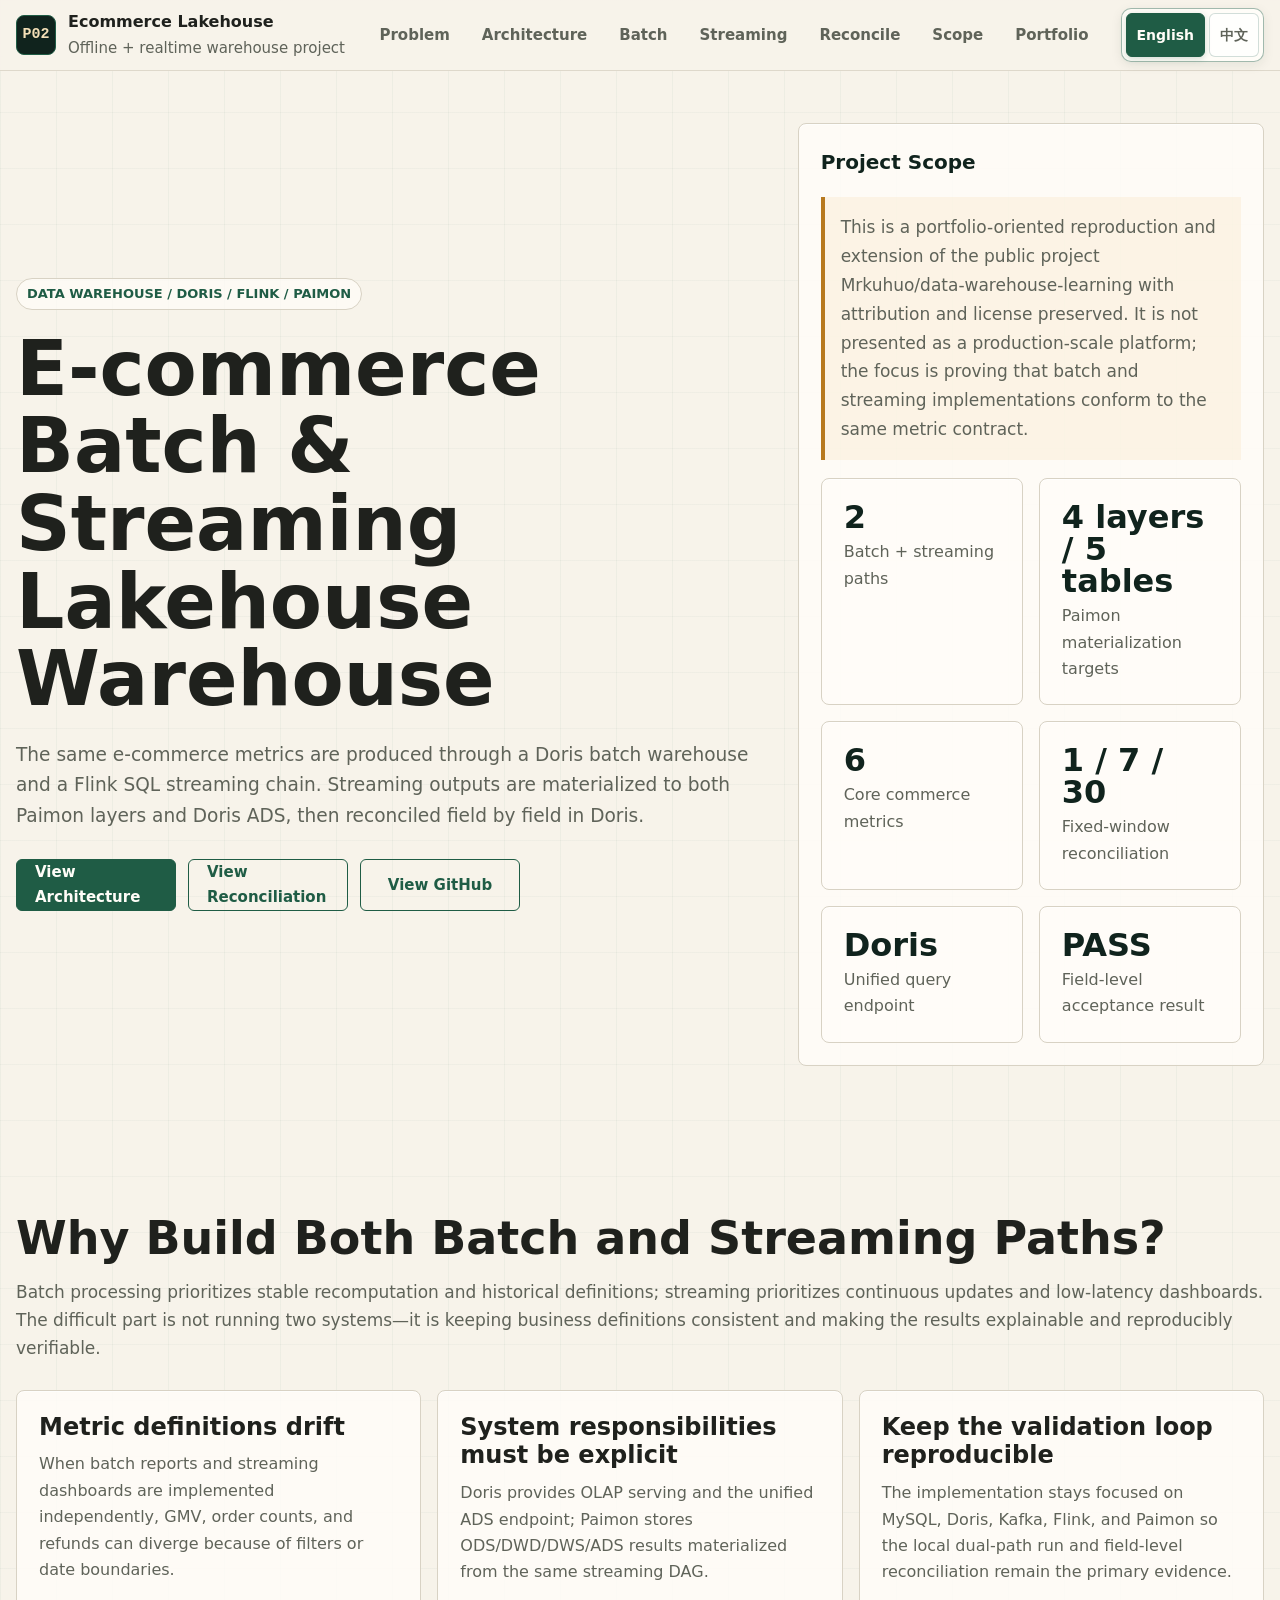
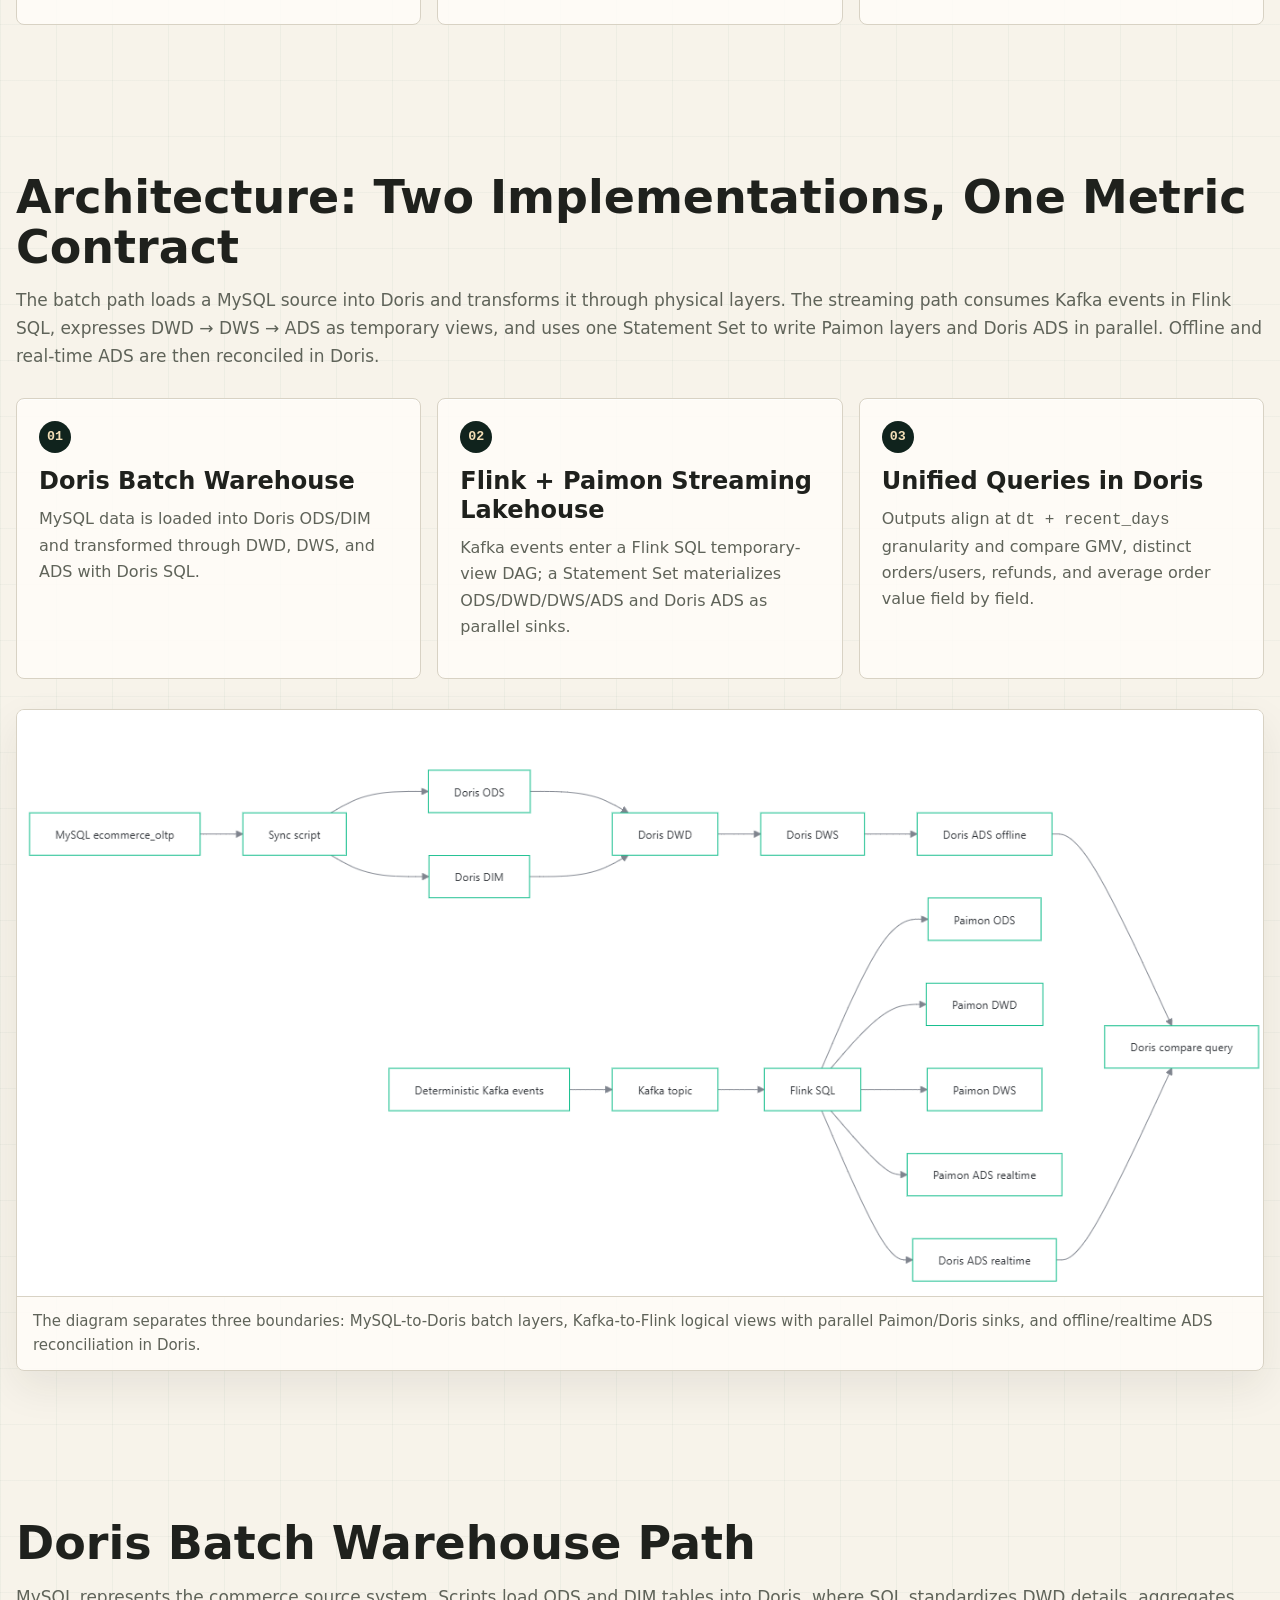
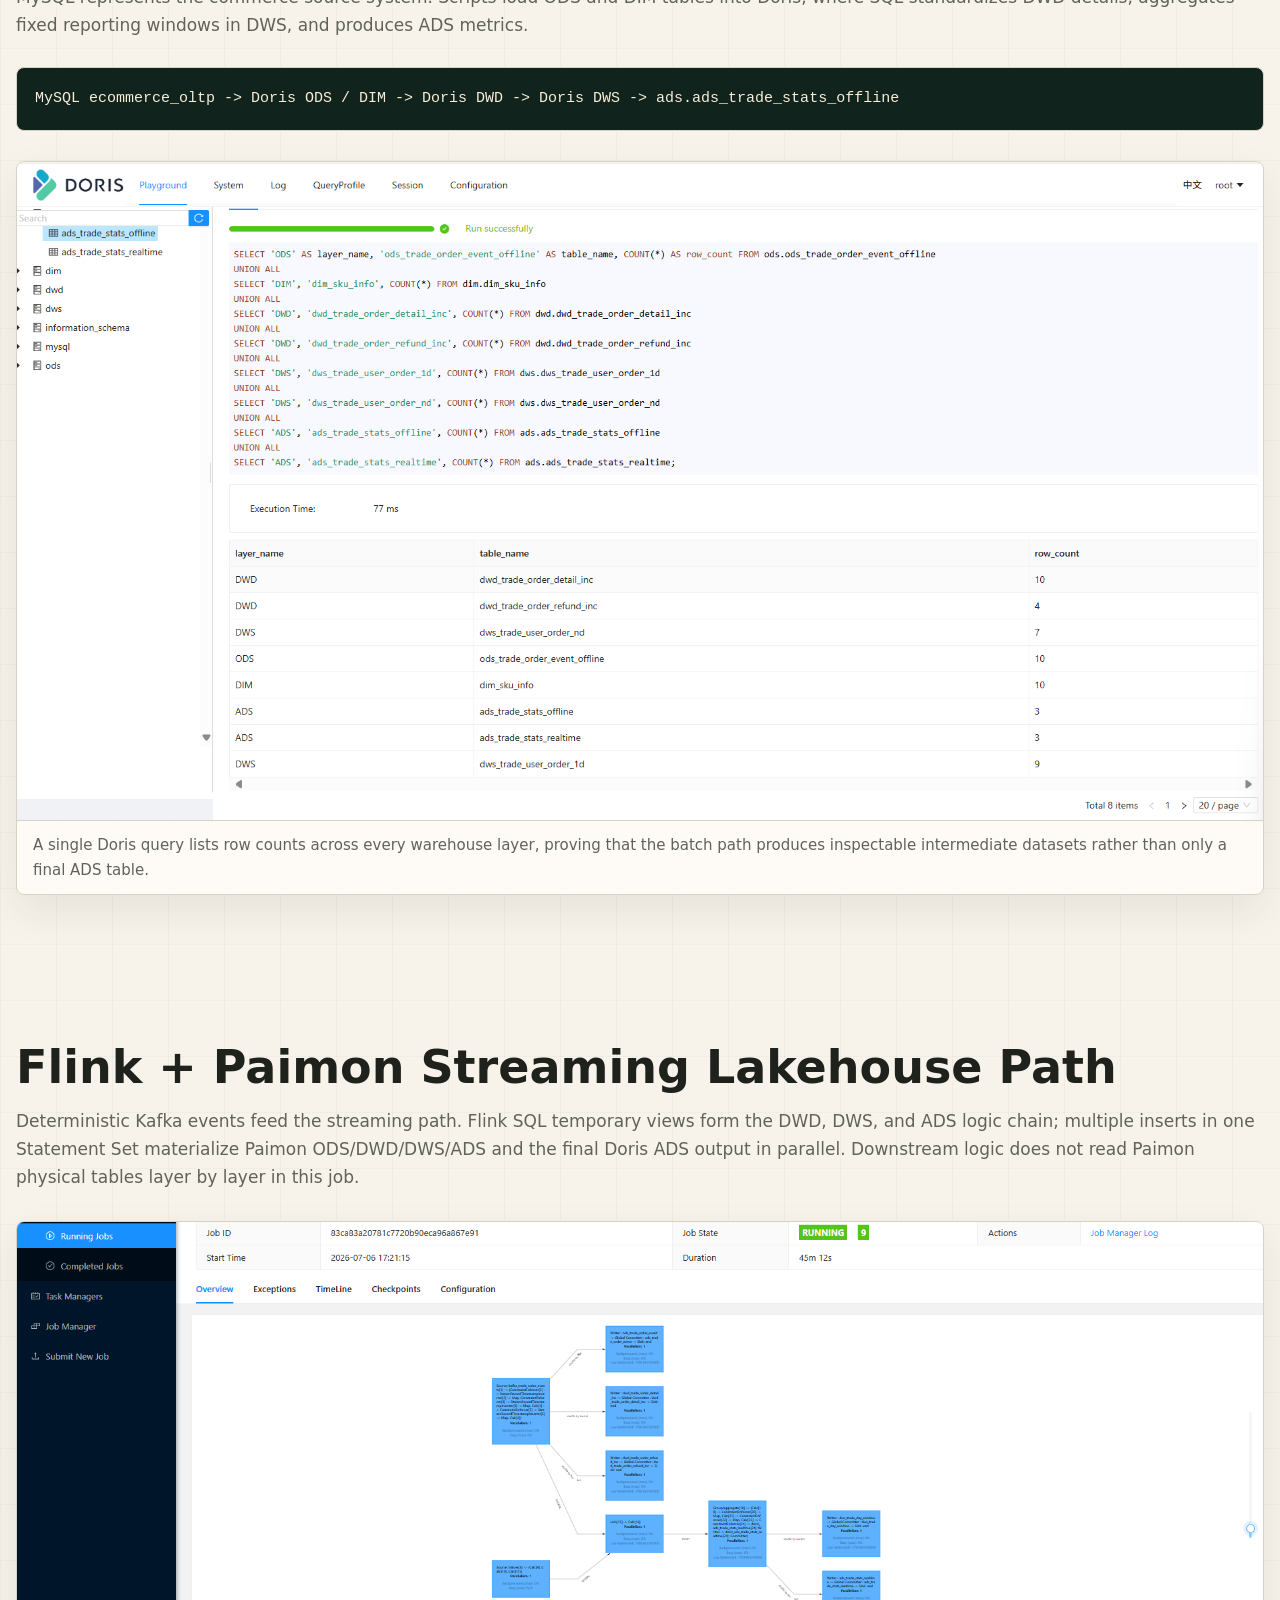
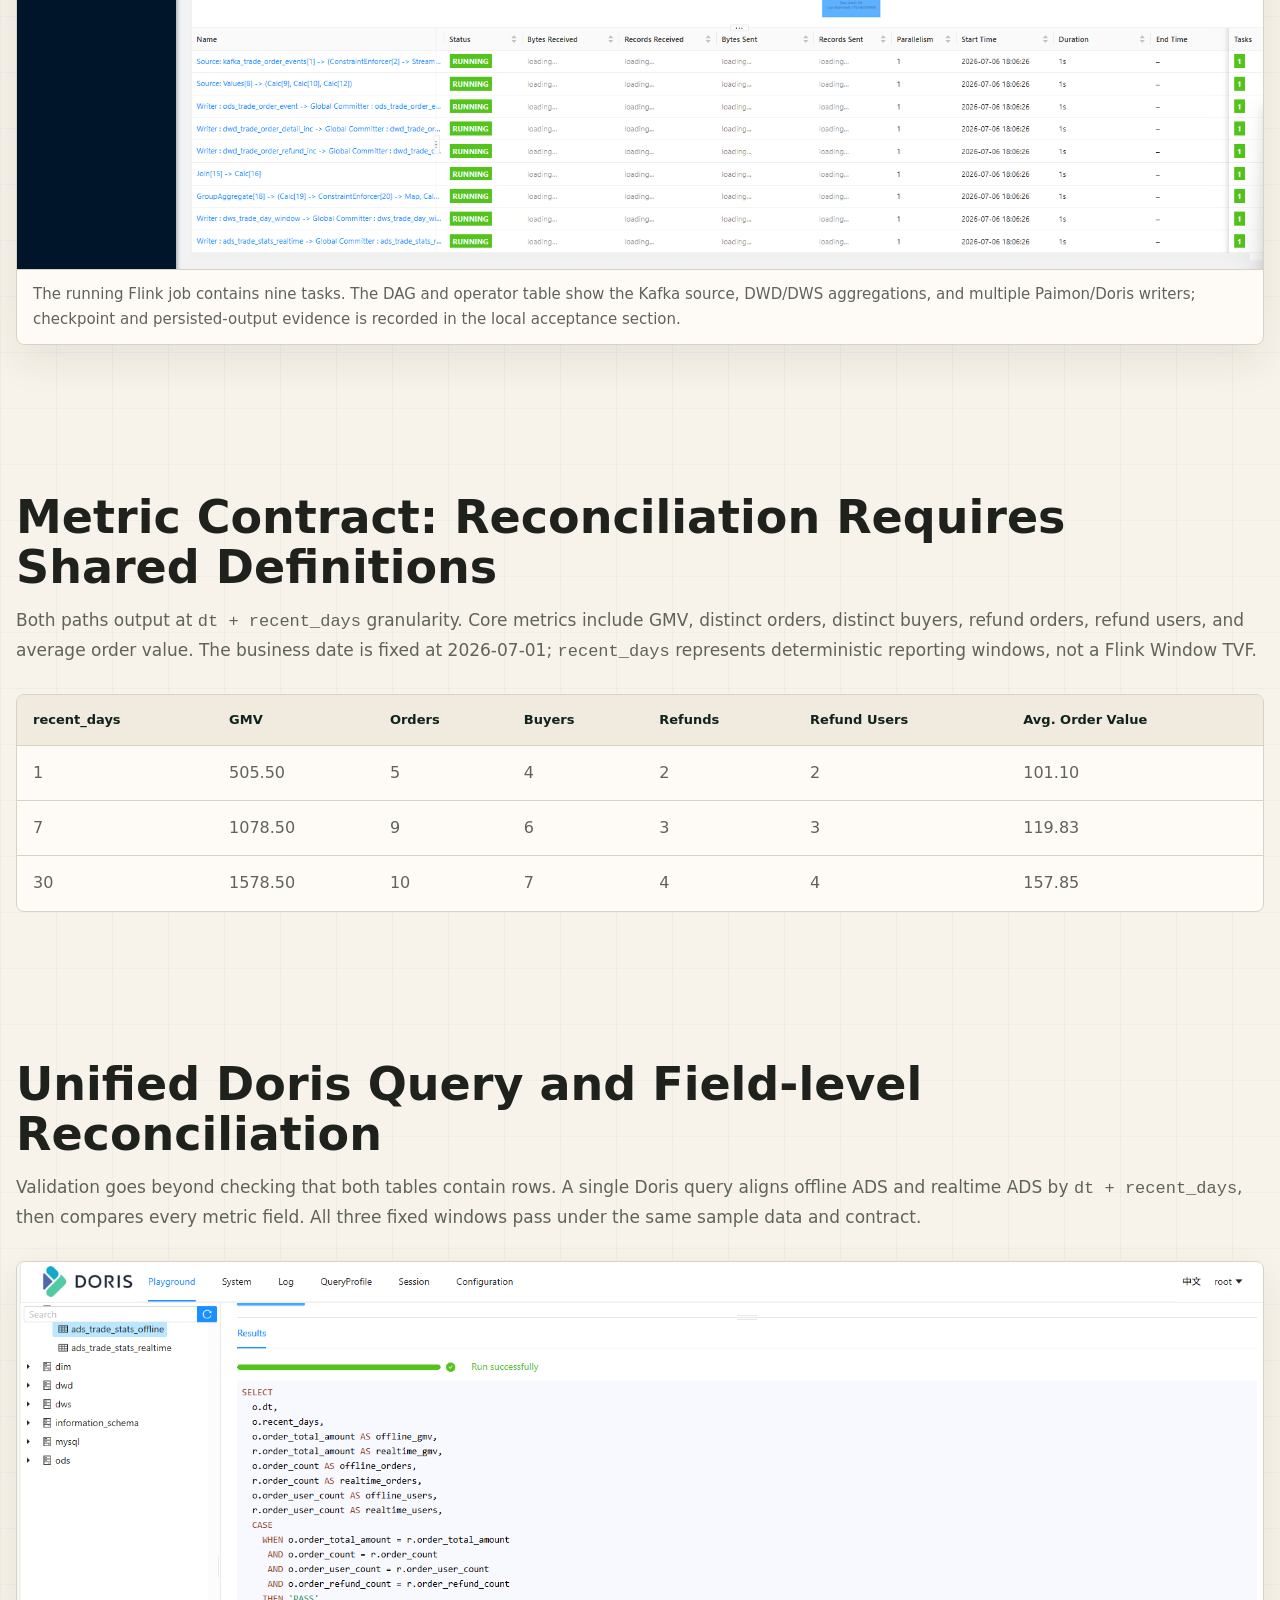
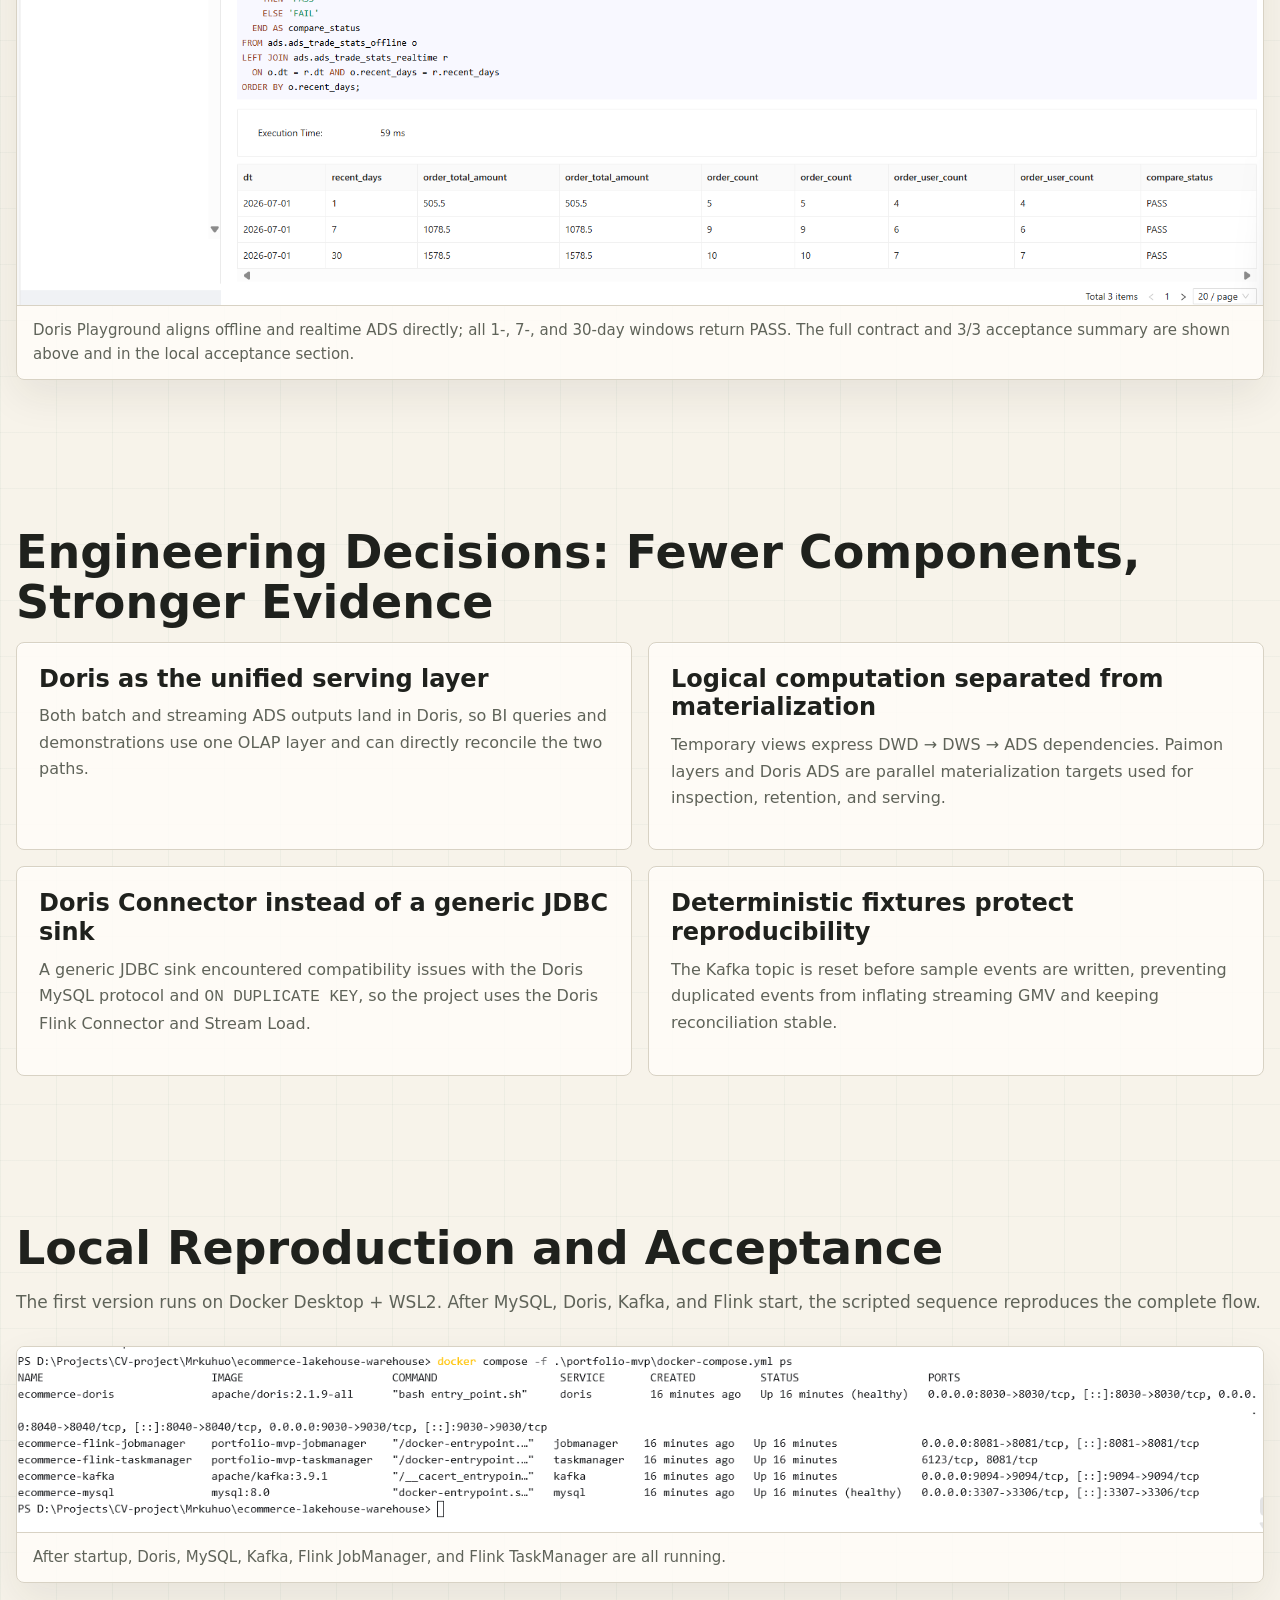
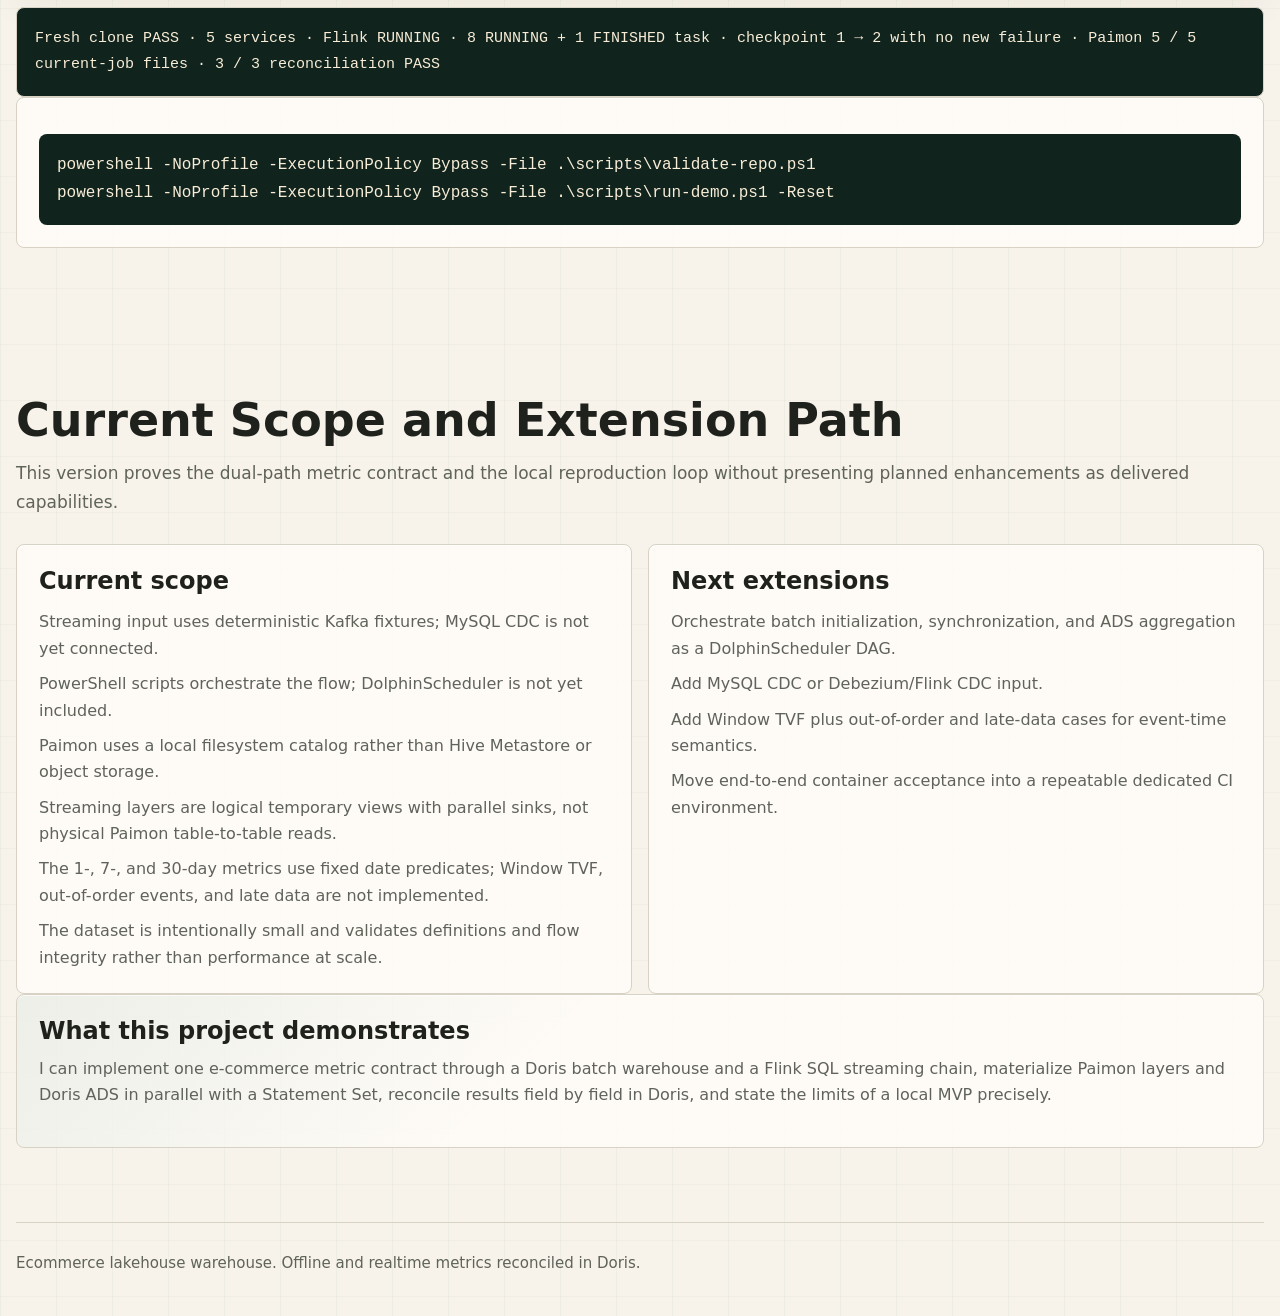
<file: public/projects/ecommerce-lakehouse-warehouse.html>
﻿<!doctype html>
<html lang="en">
  <head>
    <meta charset="utf-8">
    <meta name="viewport" content="width=device-width, initial-scale=1">
    <title>E-commerce Batch & Streaming Lakehouse | Jiaxin Zhang</title>
    <meta name="description" content="A reproducible data warehouse project that implements the same e-commerce metrics through a Doris batch path and a Flink SQL + Paimon streaming path, then reconciles both outputs field by field in Doris.">
    <link rel="canonical" href="https://www.jiaxinzhang-data.com/projects/ecommerce-lakehouse-warehouse.html">
    <link rel="alternate" hreflang="en" href="https://www.jiaxinzhang-data.com/projects/ecommerce-lakehouse-warehouse.html">
    <link rel="alternate" hreflang="zh-CN" href="https://www.jiaxinzhang-data.com/zh/projects/ecommerce-lakehouse-warehouse.html">
    <link rel="alternate" hreflang="x-default" href="https://www.jiaxinzhang-data.com/projects/ecommerce-lakehouse-warehouse.html">
    <link rel="icon" href="../favicon.svg" type="image/svg+xml">
    <meta name="theme-color" content="#10231d">
    <meta property="og:type" content="article">
    <meta property="og:locale" content="en_US">
    <meta property="og:locale:alternate" content="zh_CN">
    <meta property="og:site_name" content="Jiaxin Zhang's Data Engineering Portfolio">
    <meta property="og:title" content="E-commerce Batch & Streaming Lakehouse | Jiaxin Zhang">
    <meta property="og:description" content="Doris batch warehousing and Flink SQL streaming computation produce the same metrics and are reconciled field by field.">
    <meta property="og:url" content="https://www.jiaxinzhang-data.com/projects/ecommerce-lakehouse-warehouse.html">
    <meta property="og:image" content="https://www.jiaxinzhang-data.com/og-cover.png">
    <meta name="twitter:card" content="summary_large_image">
    <style>
      :root {
        --bg: #f7f3ea;
        --surface: #fffdf8;
        --surface-strong: #f0eadf;
        --ink: #1f211d;
        --muted: #5f6359;
        --line: #d8d2c4;
        --green: #1f5c45;
        --green-dark: #10231d;
        --green-soft: rgba(31, 92, 69, 0.1);
        --amber: #b7791f;
        --amber-soft: #f3dfb7;
        --radius: 8px;
        --content: 1360px;
        --shadow: 0 16px 40px rgba(32, 34, 29, 0.08);
      }

      * {
        box-sizing: border-box;
      }

      html {
        scroll-behavior: smooth;
      }

      body {
        margin: 0;
        background:
          linear-gradient(90deg, rgba(31, 92, 69, 0.045) 1px, transparent 1px),
          linear-gradient(rgba(31, 92, 69, 0.035) 1px, transparent 1px),
          var(--bg);
        background-size: 56px 56px;
        color: var(--ink);
        font-family: system-ui, -apple-system, BlinkMacSystemFont, "Segoe UI", sans-serif;
        font-size: clamp(16px, 1.04vw, 18px);
        line-height: 1.65;
      }

      a {
        color: inherit;
        text-decoration: none;
      }

      a:focus-visible {
        outline: 3px solid rgba(183, 121, 31, 0.55);
        outline-offset: 3px;
      }

      .skip-link {
        position: fixed;
        top: 12px;
        left: 12px;
        z-index: 100;
        padding: 10px 14px;
        border-radius: var(--radius);
        background: var(--green-dark);
        color: #fffdf8;
        transform: translateY(-160%);
        transition: transform 160ms ease;
      }

      .skip-link:focus {
        transform: translateY(0);
      }

      .site-header {
        position: sticky;
        top: 0;
        z-index: 20;
        border-bottom: 1px solid rgba(216, 210, 196, 0.82);
        background: rgba(247, 243, 234, 0.94);
        backdrop-filter: blur(12px);
      }

      .nav {
        display: flex;
        align-items: center;
        justify-content: space-between;
        width: min(100% - 32px, var(--content));
        min-height: 70px;
        margin: 0 auto;
        gap: 20px;
      }

      .brand {
        display: inline-grid;
        grid-template-columns: 40px auto;
        align-items: center;
        gap: 12px;
        min-width: max-content;
        font-weight: 750;
      }

      .brand-mark {
        display: grid;
        width: 40px;
        height: 40px;
        place-items: center;
        border: 1px solid var(--green);
        border-radius: var(--radius);
        background: var(--green-dark);
        color: var(--amber-soft);
        font-family: ui-monospace, SFMono-Regular, Consolas, monospace;
        font-size: 15px;
      }

      .brand small {
        display: block;
        color: var(--muted);
        font-size: 15px;
        font-weight: 500;
      }

      .nav-links {
        display: flex;
        flex-wrap: wrap;
        justify-content: flex-end;
        gap: 8px;
      }

      .nav-links a,
      .button {
        min-height: 48px;
        display: inline-flex;
        align-items: center;
        justify-content: center;
        border-radius: 6px;
        font-size: clamp(15px, 0.95vw, 16px);
        font-weight: 750;
      }

      .nav-links a {
        padding: 0 12px;
        color: var(--muted);
        font-size: clamp(15px, 0.95vw, 16px);
      }

      .nav-links a:hover {
        background: rgba(31, 92, 69, 0.08);
        color: var(--ink);
      }

      main {
        overflow: clip;
      }

      .section {
        width: min(100% - 32px, var(--content));
        margin: 0 auto;
        padding: 74px 0;
      }

      .hero {
        display: grid;
        grid-template-columns: minmax(0, 0.92fr) minmax(320px, 0.58fr);
        gap: 42px;
        align-items: center;
        min-height: calc(92dvh - 70px);
        padding-top: 52px;
      }

      .hero > * {
        min-width: 0;
      }

      .eyebrow {
        display: inline-flex;
        align-items: center;
        width: fit-content;
        min-height: 32px;
        padding: 0 10px;
        border: 1px solid var(--line);
        border-radius: 999px;
        background: rgba(255, 253, 248, 0.76);
        color: var(--green);
        font-size: 13px;
        font-weight: 800;
        text-transform: uppercase;
      }

      h1,
      h2,
      h3,
      p {
        margin-top: 0;
      }

      h1 {
        max-width: 880px;
        margin: 20px 0 22px;
        font-size: clamp(38px, 6.4vw, 76px);
        line-height: 1.02;
        letter-spacing: 0;
        overflow-wrap: anywhere;
      }

      h2 {
        margin-bottom: 14px;
        font-size: clamp(28px, 4vw, 46px);
        line-height: 1.08;
        letter-spacing: 0;
      }

      h3 {
        margin-bottom: 10px;
        font-size: 24px;
        line-height: 1.2;
      }

      .lead {
        max-width: 780px;
        color: var(--muted);
        font-size: clamp(18px, 1.45vw, 24px);
        overflow-wrap: anywhere;
      }

      .section-intro {
        max-width: 100%;
        margin-bottom: 28px;
        color: var(--muted);
        font-size: clamp(17px, 1.1vw, 19px);
      }

      .hero-actions,
      .repo-actions {
        display: flex;
        flex-wrap: wrap;
        gap: 12px;
        margin-top: 28px;
      }

      .repo-actions {
        margin-top: 16px;
      }

      .button {
        padding: 0 18px;
        border: 1px solid var(--green);
        color: var(--green);
        transition: transform 180ms ease, background 180ms ease, color 180ms ease;
      }

      .button.primary {
        background: var(--green);
        color: #fffdf8;
      }

      .button:hover {
        transform: translateY(-2px);
      }

      .hero-panel,
      .card,
      .metric,
      .flow-step,
      .project-figure,
      .run-box,
      .summary-box {
        border: 1px solid var(--line);
        border-radius: var(--radius);
        background: rgba(255, 253, 248, 0.86);
        box-shadow: 0 1px 0 rgba(255, 255, 255, 0.7) inset;
      }

      .hero-panel {
        padding: 22px;
      }

      .hero-panel strong {
        color: var(--green-dark);
        font-size: 20px;
      }

      .scope-note {
        margin: 18px 0 0;
        padding: 16px;
        border-left: 4px solid var(--amber);
        background: rgba(243, 223, 183, 0.28);
        color: var(--muted);
        font-size: clamp(17px, 1.1vw, 19px);
        line-height: 1.7;
      }

      .metric-grid,
      .problem-grid,
      .engineering-grid,
      .validation-copy,
      .limits-grid,
      .flow-grid,
      .figure-grid {
        display: grid;
        gap: 16px;
      }

      .metric-grid {
        grid-template-columns: repeat(2, minmax(0, 1fr));
        margin-top: 18px;
      }

      .problem-grid,
      .flow-grid {
        grid-template-columns: repeat(3, minmax(0, 1fr));
      }

      .engineering-grid,
      .limits-grid,
      .figure-grid {
        grid-template-columns: repeat(2, minmax(0, 1fr));
      }

      .validation-layout {
        display: grid;
        grid-template-columns: minmax(0, 1fr) minmax(320px, 0.68fr);
        gap: 16px;
        align-items: start;
      }

      .metric,
      .card,
      .flow-step,
      .run-box,
      .summary-box {
        padding: 22px;
      }

      .metric strong {
        display: block;
        margin-bottom: 6px;
        color: var(--green-dark);
        font-family: system-ui, -apple-system, BlinkMacSystemFont, "Segoe UI", sans-serif;
        font-size: clamp(32px, 2vw, 36px);
        font-weight: 800;
        font-variant-numeric: tabular-nums;
        line-height: 1;
      }

      .metric span,
      .card p,
      .flow-step p,
      .summary-box p {
        color: var(--muted);
      }

      .metric span {
        font-size: clamp(16px, 1vw, 18px);
        font-weight: 500;
      }

      .hero-actions .button {
        width: 160px;
      }

      .card ul,
      .summary-box ul {
        display: grid;
        gap: 9px;
        margin: 14px 0 0;
        padding: 0;
        list-style: none;
      }

      .card li,
      .summary-box li {
        color: var(--muted);
      }

      .card li strong,
      .summary-box li strong {
        color: var(--green-dark);
      }

      .flow-step small {
        display: inline-grid;
        width: 32px;
        height: 32px;
        margin-bottom: 14px;
        place-items: center;
        border-radius: 50%;
        background: var(--green-dark);
        color: var(--amber-soft);
        font-family: ui-monospace, SFMono-Regular, Consolas, monospace;
        font-weight: 800;
      }

      .pipeline-line {
        margin: 24px 0 0;
        padding: 18px;
        border: 1px solid var(--line);
        border-radius: var(--radius);
        background: var(--green-dark);
        color: #f8edd7;
        font-family: ui-monospace, SFMono-Regular, Consolas, monospace;
        font-size: 15px;
        line-height: 1.75;
      }

      .project-figure {
        margin: 30px 0 0;
        overflow: hidden;
        box-shadow: var(--shadow);
      }

      .project-figure a {
        display: block;
      }

      .project-figure img {
        display: block;
        width: 100%;
        height: auto;
        background: var(--surface-strong);
      }

      .project-figure figcaption {
        padding: 12px 16px;
        border-top: 1px solid var(--line);
        color: var(--muted);
        font-size: 15px;
      }

      .figure-grid {
        margin-top: 30px;
      }

      .figure-grid .project-figure {
        margin: 0;
      }

      .validation-layout .project-figure {
        margin: 0;
      }

      .validation-note {
        grid-column: 1 / -1;
        margin: 0;
        padding: 12px 16px;
        border: 1px solid var(--line);
        border-radius: var(--radius);
        background: rgba(255, 253, 248, 0.78);
        color: var(--muted);
      }

      @media (min-width: 901px) {
        .validation-note {
          white-space: nowrap;
        }
      }

      .data-table {
        overflow-x: auto;
        border: 1px solid var(--line);
        border-radius: var(--radius);
        background: rgba(255, 253, 248, 0.86);
      }

      table {
        width: 100%;
        min-width: 720px;
        border-collapse: collapse;
      }

      th,
      td {
        padding: 14px 16px;
        border-bottom: 1px solid var(--line);
        text-align: left;
        vertical-align: top;
      }

      th {
        background: var(--surface-strong);
        color: var(--green-dark);
        font-size: 13px;
      }

      td {
        color: var(--muted);
      }

      tr:last-child td {
        border-bottom: 0;
      }

      code,
      pre {
        font-family: ui-monospace, SFMono-Regular, Consolas, monospace;
      }

      pre {
        overflow-x: auto;
        margin: 14px 0 0;
        padding: 18px;
        border-radius: var(--radius);
        background: var(--green-dark);
        color: #f8edd7;
        line-height: 1.7;
      }

      .summary-box {
        background:
          linear-gradient(135deg, rgba(31, 92, 69, 0.08), transparent 42%),
          rgba(255, 253, 248, 0.86);
      }

      footer {
        width: min(100% - 32px, var(--content));
        margin: 0 auto;
        padding: 28px 0 48px;
        border-top: 1px solid var(--line);
        color: var(--muted);
        font-size: 15px;
      }

      @media (max-width: 900px) {
        .nav {
          align-items: flex-start;
          flex-direction: column;
          padding: 14px 0;
          gap: 10px;
        }

        .nav-links {
          justify-content: flex-start;
        }

        .hero,
        .problem-grid,
        .engineering-grid,
        .validation-layout,
        .limits-grid,
        .flow-grid,
        .figure-grid {
          grid-template-columns: 1fr;
        }

        .hero {
          min-height: auto;
          padding-top: 44px;
        }
      }

      @media (max-width: 560px) {
        .section,
        .nav,
        footer {
          width: min(100% - 24px, var(--content));
        }

        .section {
          padding: 56px 0;
        }

        h1 {
          max-width: 100%;
          font-size: clamp(27px, 7.5vw, 30px);
          line-height: 1.08;
          word-break: break-all;
        }

        .lead {
          max-width: 100%;
          font-size: 17px;
          word-break: break-all;
        }

        .metric-grid {
          grid-template-columns: 1fr;
        }
      }

      @media (prefers-reduced-motion: reduce) {
        *,
        *::before,
        *::after {
          scroll-behavior: auto !important;
          transition: none !important;
        }
      }
    </style>
    <link rel="stylesheet" href="../assets/i18n.css">
  </head>
  <body id="top">
    <a class="skip-link" href="#main-content">Skip to main content</a>
    <header class="site-header">
      <nav class="nav" aria-label="Project navigation">
        <a class="brand" href="../index.html#top" aria-label="Back to homepage">
          <span class="brand-mark">P02</span>
          <span>
            Ecommerce Lakehouse
            <small>Offline + realtime warehouse project</small>
          </span>
        </a>
        <div class="nav-links">
          <a href="#problem">Problem</a>
          <a href="#architecture">Architecture</a>
          <a href="#offline">Batch</a>
          <a href="#realtime">Streaming</a>
          <a href="#compare">Reconcile</a>
          <a href="#limits">Scope</a>
          <a href="../index.html#projects">Portfolio</a>
        </div>
        <div class="language-switch" aria-label="Choose language">
          <span lang="en" aria-current="page">English</span>
          <a href="../zh/projects/ecommerce-lakehouse-warehouse.html" lang="zh-CN" hreflang="zh-CN">中文</a>
        </div>
      </nav>
    </header>

    <main id="main-content">
      <section class="section hero" aria-labelledby="project-title">
        <div>
          <span class="eyebrow">Data warehouse / Doris / Flink / Paimon</span>
          <h1 id="project-title">E-commerce Batch &amp; Streaming<br>Lakehouse Warehouse</h1>
          <p class="lead">
            The same e-commerce metrics are produced through a Doris batch warehouse and a Flink SQL streaming chain. Streaming outputs are materialized to both Paimon layers and Doris ADS, then reconciled field by field in Doris.
          </p>
          <div class="hero-actions">
            <a class="button primary" href="#architecture">View Architecture</a>
            <a class="button" href="#compare">View Reconciliation</a>
            <a class="button" href="https://github.com/JiaxinZhang-space/ecommerce-lakehouse-mvp" target="_blank" rel="noopener">View GitHub</a>
          </div>
        </div>

        <aside class="hero-panel" aria-label="Project metrics and scope">
          <strong>Project Scope</strong>
          <p class="scope-note">
            This is a portfolio-oriented reproduction and extension of the public project
            <a href="https://github.com/Mrkuhuo/data-warehouse-learning" target="_blank" rel="noopener">Mrkuhuo/data-warehouse-learning</a>
            with attribution and license preserved. It is not presented as a production-scale platform; the focus is proving that batch and streaming implementations conform to the same metric contract.
          </p>
          <div class="metric-grid">
            <div class="metric"><strong>2</strong><span>Batch + streaming paths</span></div>
            <div class="metric"><strong>4 layers / 5 tables</strong><span>Paimon materialization targets</span></div>
            <div class="metric"><strong>6</strong><span>Core commerce metrics</span></div>
            <div class="metric"><strong>1 / 7 / 30</strong><span>Fixed-window reconciliation</span></div>
            <div class="metric"><strong>Doris</strong><span>Unified query endpoint</span></div>
            <div class="metric"><strong>PASS</strong><span>Field-level acceptance result</span></div>
          </div>
        </aside>
      </section>

      <section class="section" id="problem" aria-labelledby="problem-title">
        <h2 id="problem-title">Why Build Both Batch and Streaming Paths?</h2>
        <p class="section-intro">
          Batch processing prioritizes stable recomputation and historical definitions; streaming prioritizes continuous updates and low-latency dashboards. The difficult part is not running two systems—it is keeping business definitions consistent and making the results explainable and reproducibly verifiable.
        </p>
        <div class="problem-grid">
          <article class="card">
            <h3>Metric definitions drift</h3>
            <p>When batch reports and streaming dashboards are implemented independently, GMV, order counts, and refunds can diverge because of filters or date boundaries.</p>
          </article>
          <article class="card">
            <h3>System responsibilities must be explicit</h3>
            <p>Doris provides OLAP serving and the unified ADS endpoint; Paimon stores ODS/DWD/DWS/ADS results materialized from the same streaming DAG.</p>
          </article>
          <article class="card">
            <h3>Keep the validation loop reproducible</h3>
            <p>The implementation stays focused on MySQL, Doris, Kafka, Flink, and Paimon so the local dual-path run and field-level reconciliation remain the primary evidence.</p>
          </article>
        </div>
      </section>

      <section class="section" id="architecture" aria-labelledby="architecture-title">
        <h2 id="architecture-title">Architecture: Two Implementations, One Metric Contract</h2>
        <p class="section-intro">
          The batch path loads a MySQL source into Doris and transforms it through physical layers. The streaming path consumes Kafka events in Flink SQL, expresses DWD → DWS → ADS as temporary views, and uses one Statement Set to write Paimon layers and Doris ADS in parallel. Offline and real-time ADS are then reconciled in Doris.
        </p>
        <div class="flow-grid">
          <article class="flow-step">
            <small>01</small>
            <h3>Doris Batch Warehouse</h3>
            <p>MySQL data is loaded into Doris ODS/DIM and transformed through DWD, DWS, and ADS with Doris SQL.</p>
          </article>
          <article class="flow-step">
            <small>02</small>
            <h3>Flink + Paimon Streaming Lakehouse</h3>
            <p>Kafka events enter a Flink SQL temporary-view DAG; a Statement Set materializes ODS/DWD/DWS/ADS and Doris ADS as parallel sinks.</p>
          </article>
          <article class="flow-step">
            <small>03</small>
            <h3>Unified Queries in Doris</h3>
            <p>Outputs align at <code>dt + recent_days</code> granularity and compare GMV, distinct orders/users, refunds, and average order value field by field.</p>
          </article>
        </div>
        <figure class="project-figure" data-visual="ecommerce-architecture">
          <a href="../assets/projects/ecommerce-lakehouse/architecture.png" target="_blank" rel="noopener">
            <img src="../assets/projects/ecommerce-lakehouse/architecture.png" alt="Architecture for parallel materialization across the batch warehouse and streaming view chain" width="1386" height="651" loading="lazy">
          </a>
          <figcaption>The diagram separates three boundaries: MySQL-to-Doris batch layers, Kafka-to-Flink logical views with parallel Paimon/Doris sinks, and offline/realtime ADS reconciliation in Doris.</figcaption>
        </figure>
      </section>

      <section class="section" id="offline" aria-labelledby="offline-title">
        <h2 id="offline-title">Doris Batch Warehouse Path</h2>
        <p class="section-intro">
          MySQL represents the commerce source system. Scripts load ODS and DIM tables into Doris, where SQL standardizes DWD details, aggregates fixed reporting windows in DWS, and produces ADS metrics.
        </p>
        <div class="pipeline-line" aria-label="Doris offline pipeline">
          MySQL ecommerce_oltp -> Doris ODS / DIM -> Doris DWD -> Doris DWS -> ads.ads_trade_stats_offline
        </div>
        <figure class="project-figure" data-visual="doris-layer-counts">
          <a href="../assets/projects/ecommerce-lakehouse/doris-layer-counts.png" target="_blank" rel="noopener">
            <img src="../assets/projects/ecommerce-lakehouse/doris-layer-counts.png" alt="Doris row counts across ODS, DIM, DWD, DWS, and ADS layers" width="1845" height="974" loading="lazy">
          </a>
          <figcaption>A single Doris query lists row counts across every warehouse layer, proving that the batch path produces inspectable intermediate datasets rather than only a final ADS table.</figcaption>
        </figure>
      </section>

      <section class="section" id="realtime" aria-labelledby="realtime-title">
        <h2 id="realtime-title">Flink + Paimon Streaming Lakehouse Path</h2>
        <p class="section-intro">
          Deterministic Kafka events feed the streaming path. Flink SQL temporary views form the DWD, DWS, and ADS logic chain; multiple inserts in one Statement Set materialize Paimon ODS/DWD/DWS/ADS and the final Doris ADS output in parallel. Downstream logic does not read Paimon physical tables layer by layer in this job.
        </p>
        <figure class="project-figure" data-visual="flink-operator-overview">
          <a href="../assets/projects/ecommerce-lakehouse/flink-operator-overview.png" target="_blank" rel="noopener">
            <img src="../assets/projects/ecommerce-lakehouse/flink-operator-overview.png" alt="Flink Dashboard showing a running job, nine tasks, the DAG, and operator status" width="1866" height="969" loading="lazy">
          </a>
          <figcaption>The running Flink job contains nine tasks. The DAG and operator table show the Kafka source, DWD/DWS aggregations, and multiple Paimon/Doris writers; checkpoint and persisted-output evidence is recorded in the local acceptance section.</figcaption>
        </figure>
      </section>

      <section class="section" id="contract" aria-labelledby="contract-title">
        <h2 id="contract-title">Metric Contract: Reconciliation Requires Shared Definitions</h2>
        <p class="section-intro">
          Both paths output at <code>dt + recent_days</code> granularity. Core metrics include GMV, distinct orders, distinct buyers, refund orders, refund users, and average order value. The business date is fixed at 2026-07-01; <code>recent_days</code> represents deterministic reporting windows, not a Flink Window TVF.
        </p>
        <div class="data-table" aria-label="Expected e-commerce metric results">
          <table>
            <thead>
              <tr><th>recent_days</th><th>GMV</th><th>Orders</th><th>Buyers</th><th>Refunds</th><th>Refund Users</th><th>Avg. Order Value</th></tr>
            </thead>
            <tbody>
              <tr><td>1</td><td>505.50</td><td>5</td><td>4</td><td>2</td><td>2</td><td>101.10</td></tr>
              <tr><td>7</td><td>1078.50</td><td>9</td><td>6</td><td>3</td><td>3</td><td>119.83</td></tr>
              <tr><td>30</td><td>1578.50</td><td>10</td><td>7</td><td>4</td><td>4</td><td>157.85</td></tr>
            </tbody>
          </table>
        </div>
      </section>

      <section class="section" id="compare" aria-labelledby="compare-title">
        <h2 id="compare-title">Unified Doris Query and Field-level Reconciliation</h2>
        <p class="section-intro">
          Validation goes beyond checking that both tables contain rows. A single Doris query aligns offline ADS and realtime ADS by <code>dt + recent_days</code>, then compares every metric field. All three fixed windows pass under the same sample data and contract.
        </p>
        <figure class="project-figure" data-visual="doris-compare-pass">
          <a href="../assets/projects/ecommerce-lakehouse/doris-compare-pass.png" target="_blank" rel="noopener">
            <img src="../assets/projects/ecommerce-lakehouse/doris-compare-pass.png" alt="Doris Playground reconciliation results showing PASS for 1-, 7-, and 30-day windows" width="1862" height="960" loading="lazy">
          </a>
          <figcaption>Doris Playground aligns offline and realtime ADS directly; all 1-, 7-, and 30-day windows return PASS. The full contract and 3/3 acceptance summary are shown above and in the local acceptance section.</figcaption>
        </figure>
      </section>

      <section class="section" id="engineering" aria-labelledby="engineering-title">
        <h2 id="engineering-title">Engineering Decisions: Fewer Components, Stronger Evidence</h2>
        <div class="engineering-grid">
          <article class="card">
            <h3>Doris as the unified serving layer</h3>
            <p>Both batch and streaming ADS outputs land in Doris, so BI queries and demonstrations use one OLAP layer and can directly reconcile the two paths.</p>
          </article>
          <article class="card">
            <h3>Logical computation separated from materialization</h3>
            <p>Temporary views express DWD → DWS → ADS dependencies. Paimon layers and Doris ADS are parallel materialization targets used for inspection, retention, and serving.</p>
          </article>
          <article class="card">
            <h3>Doris Connector instead of a generic JDBC sink</h3>
            <p>A generic JDBC sink encountered compatibility issues with the Doris MySQL protocol and <code>ON DUPLICATE KEY</code>, so the project uses the Doris Flink Connector and Stream Load.</p>
          </article>
          <article class="card">
            <h3>Deterministic fixtures protect reproducibility</h3>
            <p>The Kafka topic is reset before sample events are written, preventing duplicated events from inflating streaming GMV and keeping reconciliation stable.</p>
          </article>
        </div>
      </section>

      <section class="section" id="run" aria-labelledby="run-title">
        <h2 id="run-title">Local Reproduction and Acceptance</h2>
        <p class="section-intro">
          The first version runs on Docker Desktop + WSL2. After MySQL, Doris, Kafka, and Flink start, the scripted sequence reproduces the complete flow.
        </p>
        <figure class="project-figure" data-visual="docker-compose-ps">
          <a href="../assets/projects/ecommerce-lakehouse/docker-compose-ps.png" target="_blank" rel="noopener">
            <img src="../assets/projects/ecommerce-lakehouse/docker-compose-ps.png" alt="docker compose ps output showing MySQL, Doris, Kafka, and Flink services running" width="1593" height="237" loading="lazy">
          </a>
          <figcaption>After startup, Doris, MySQL, Kafka, Flink JobManager, and Flink TaskManager are all running.</figcaption>
        </figure>
        <div class="pipeline-line" aria-label="Fresh-clone acceptance summary">
          Fresh clone PASS · 5 services · Flink RUNNING · 8 RUNNING + 1 FINISHED task · checkpoint 1 → 2 with no new failure · Paimon 5 / 5 current-job files · 3 / 3 reconciliation PASS
        </div>
        <div class="run-box">
          <pre><code>powershell -NoProfile -ExecutionPolicy Bypass -File .\scripts\validate-repo.ps1
powershell -NoProfile -ExecutionPolicy Bypass -File .\scripts\run-demo.ps1 -Reset</code></pre>
        </div>
      </section>

      <section class="section" id="limits" aria-labelledby="limits-title">
        <h2 id="limits-title">Current Scope and Extension Path</h2>
        <p class="section-intro">
          This version proves the dual-path metric contract and the local reproduction loop without presenting planned enhancements as delivered capabilities.
        </p>
        <div class="limits-grid">
          <article class="card">
            <h3>Current scope</h3>
            <ul>
              <li>Streaming input uses deterministic Kafka fixtures; MySQL CDC is not yet connected.</li>
              <li>PowerShell scripts orchestrate the flow; DolphinScheduler is not yet included.</li>
              <li>Paimon uses a local filesystem catalog rather than Hive Metastore or object storage.</li>
              <li>Streaming layers are logical temporary views with parallel sinks, not physical Paimon table-to-table reads.</li>
              <li>The 1-, 7-, and 30-day metrics use fixed date predicates; Window TVF, out-of-order events, and late data are not implemented.</li>
              <li>The dataset is intentionally small and validates definitions and flow integrity rather than performance at scale.</li>
            </ul>
          </article>
          <article class="card">
            <h3>Next extensions</h3>
            <ul>
              <li>Orchestrate batch initialization, synchronization, and ADS aggregation as a DolphinScheduler DAG.</li>
              <li>Add MySQL CDC or Debezium/Flink CDC input.</li>
              <li>Add Window TVF plus out-of-order and late-data cases for event-time semantics.</li>
              <li>Move end-to-end container acceptance into a repeatable dedicated CI environment.</li>
            </ul>
          </article>
        </div>
        <div class="summary-box">
          <h3>What this project demonstrates</h3>
          <p>I can implement one e-commerce metric contract through a Doris batch warehouse and a Flink SQL streaming chain, materialize Paimon layers and Doris ADS in parallel with a Statement Set, reconcile results field by field in Doris, and state the limits of a local MVP precisely.</p>
        </div>
      </section>
    </main>

    <footer>
      <span>Ecommerce lakehouse warehouse. Offline and realtime metrics reconciled in Doris.</span>
    </footer>
  </body>
</html>
</file>
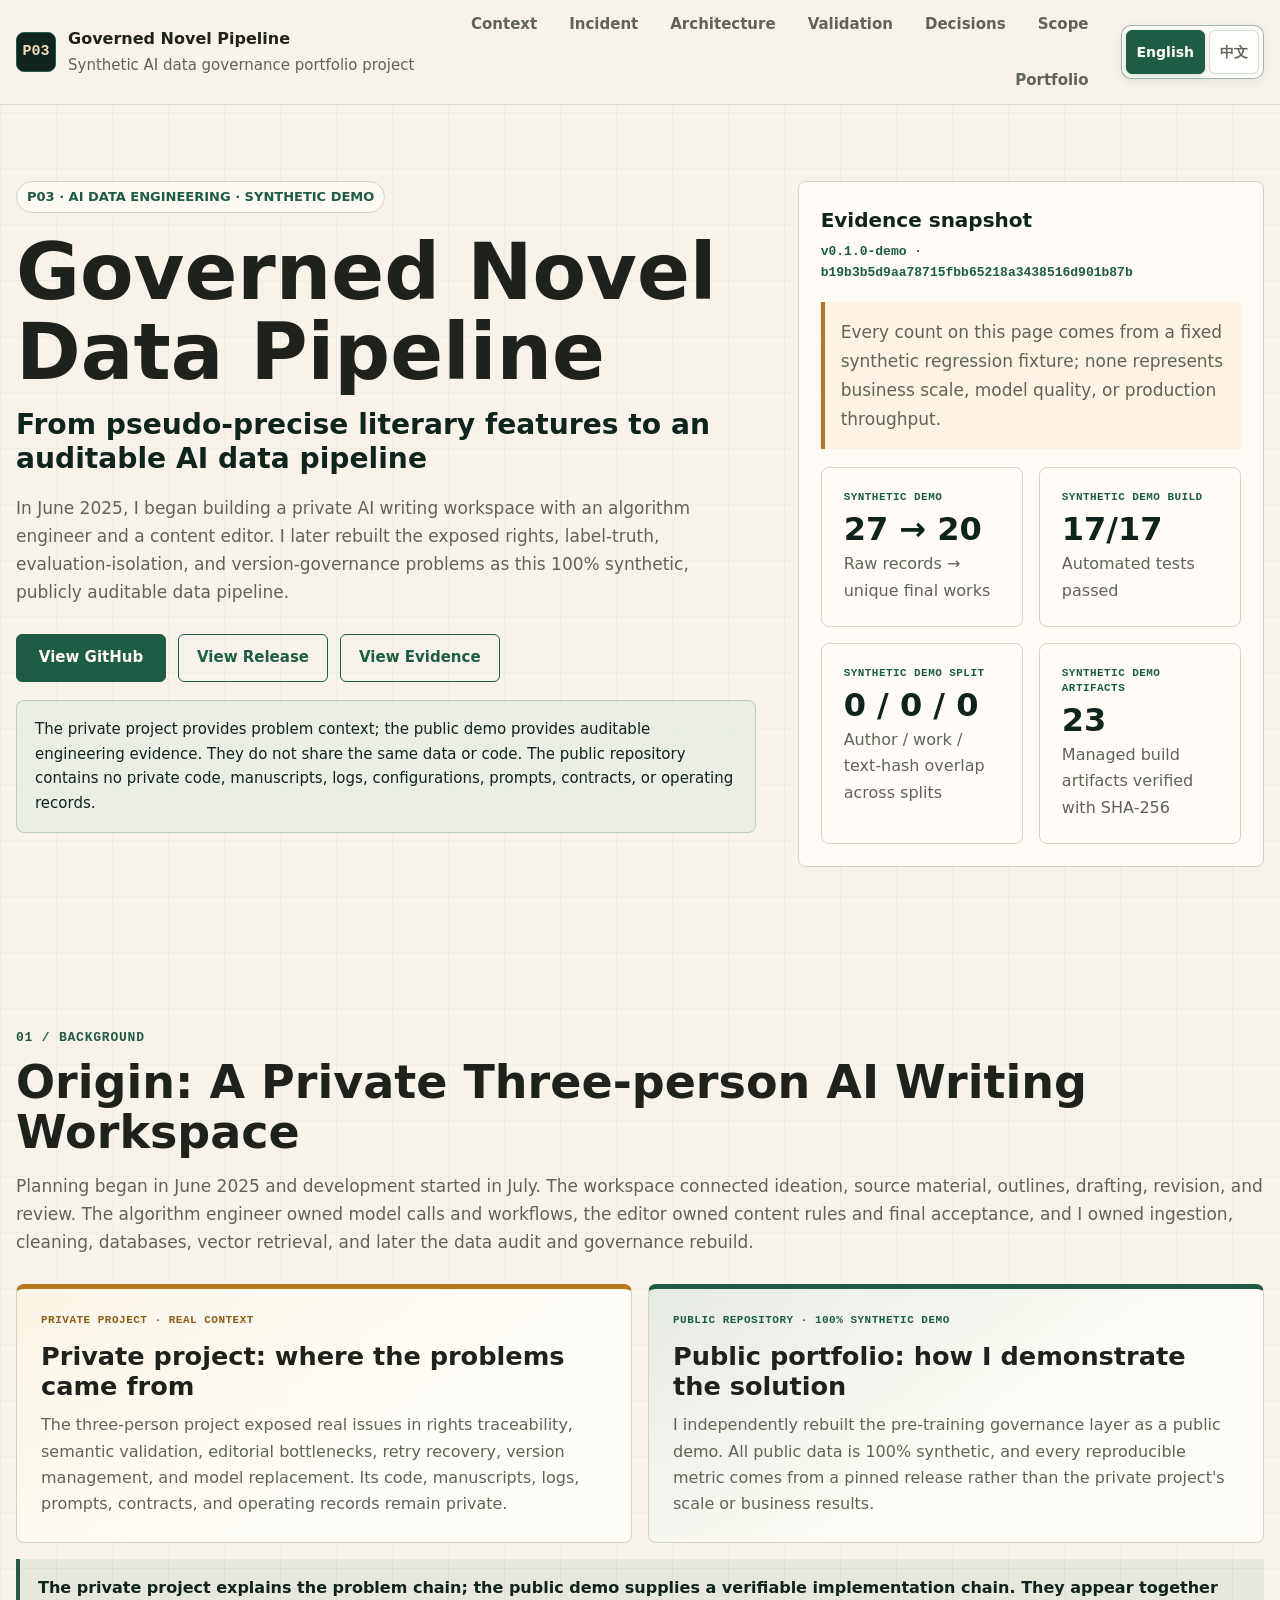
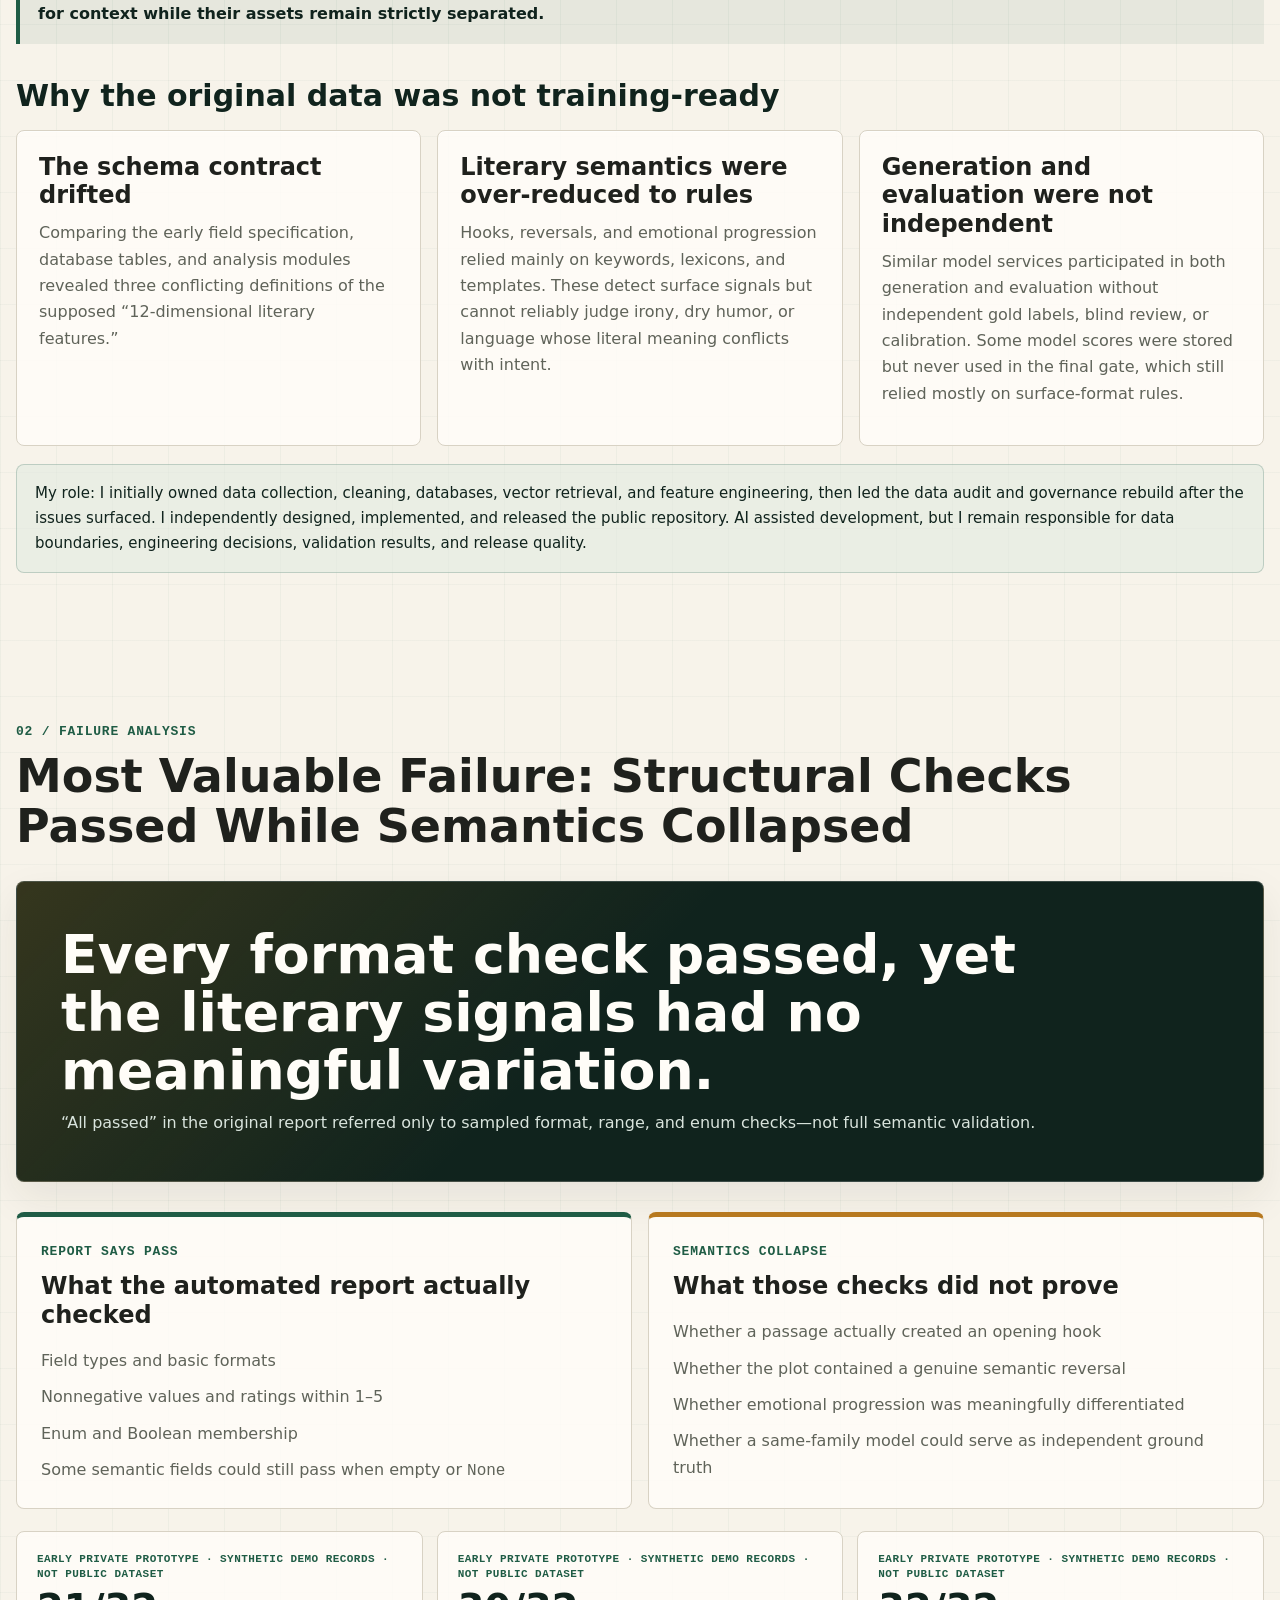
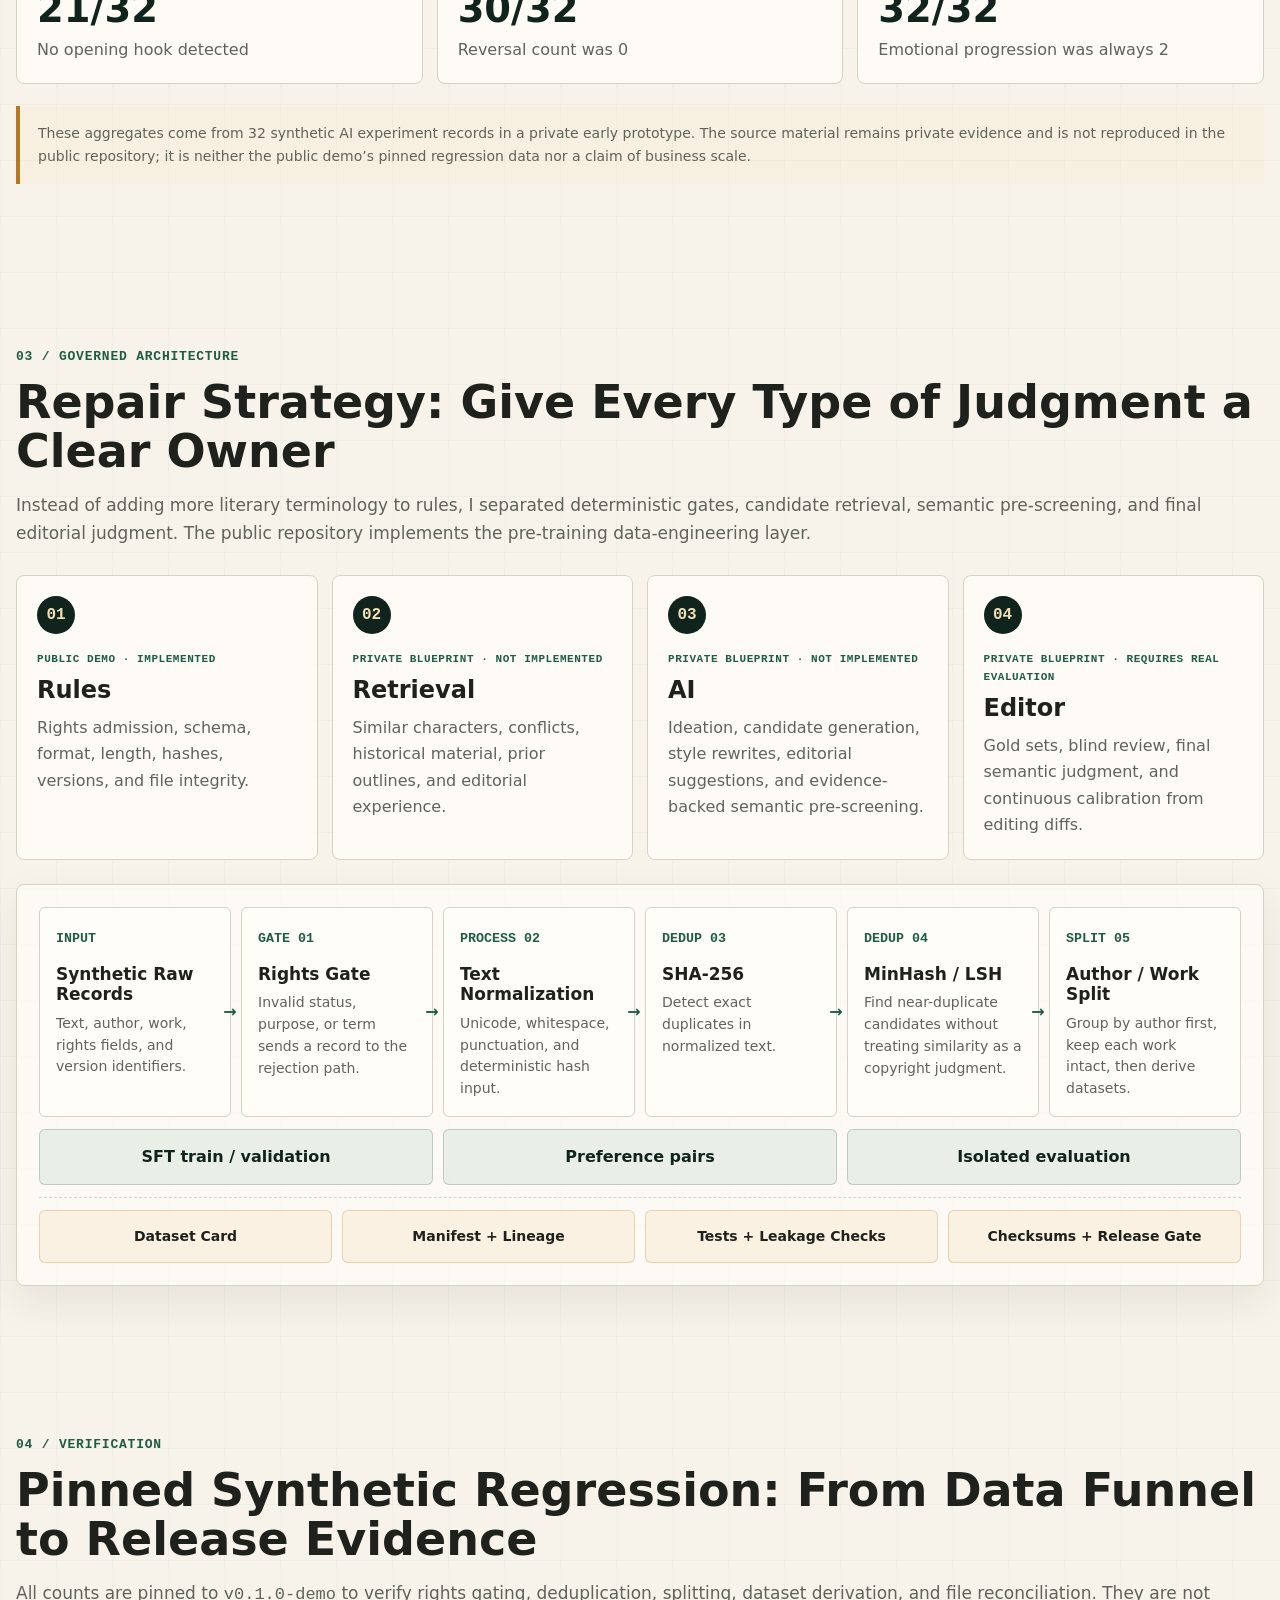
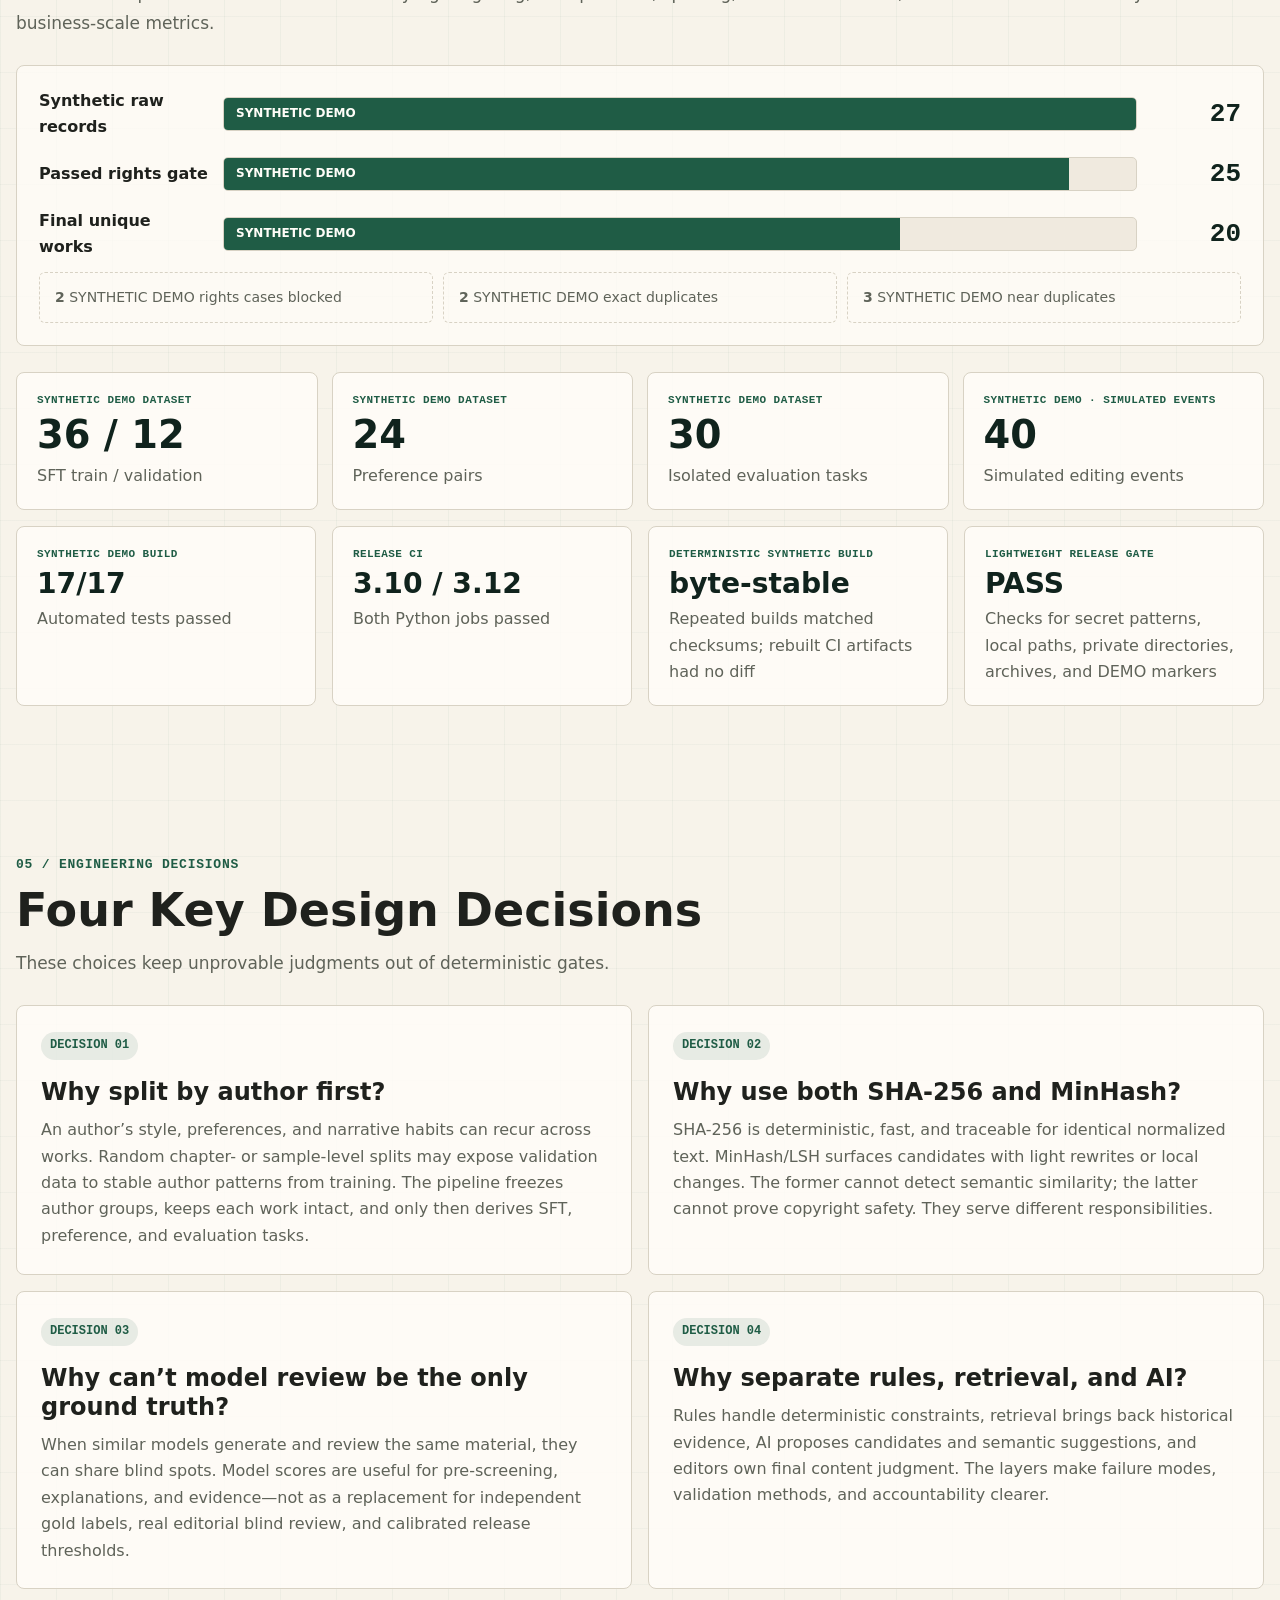
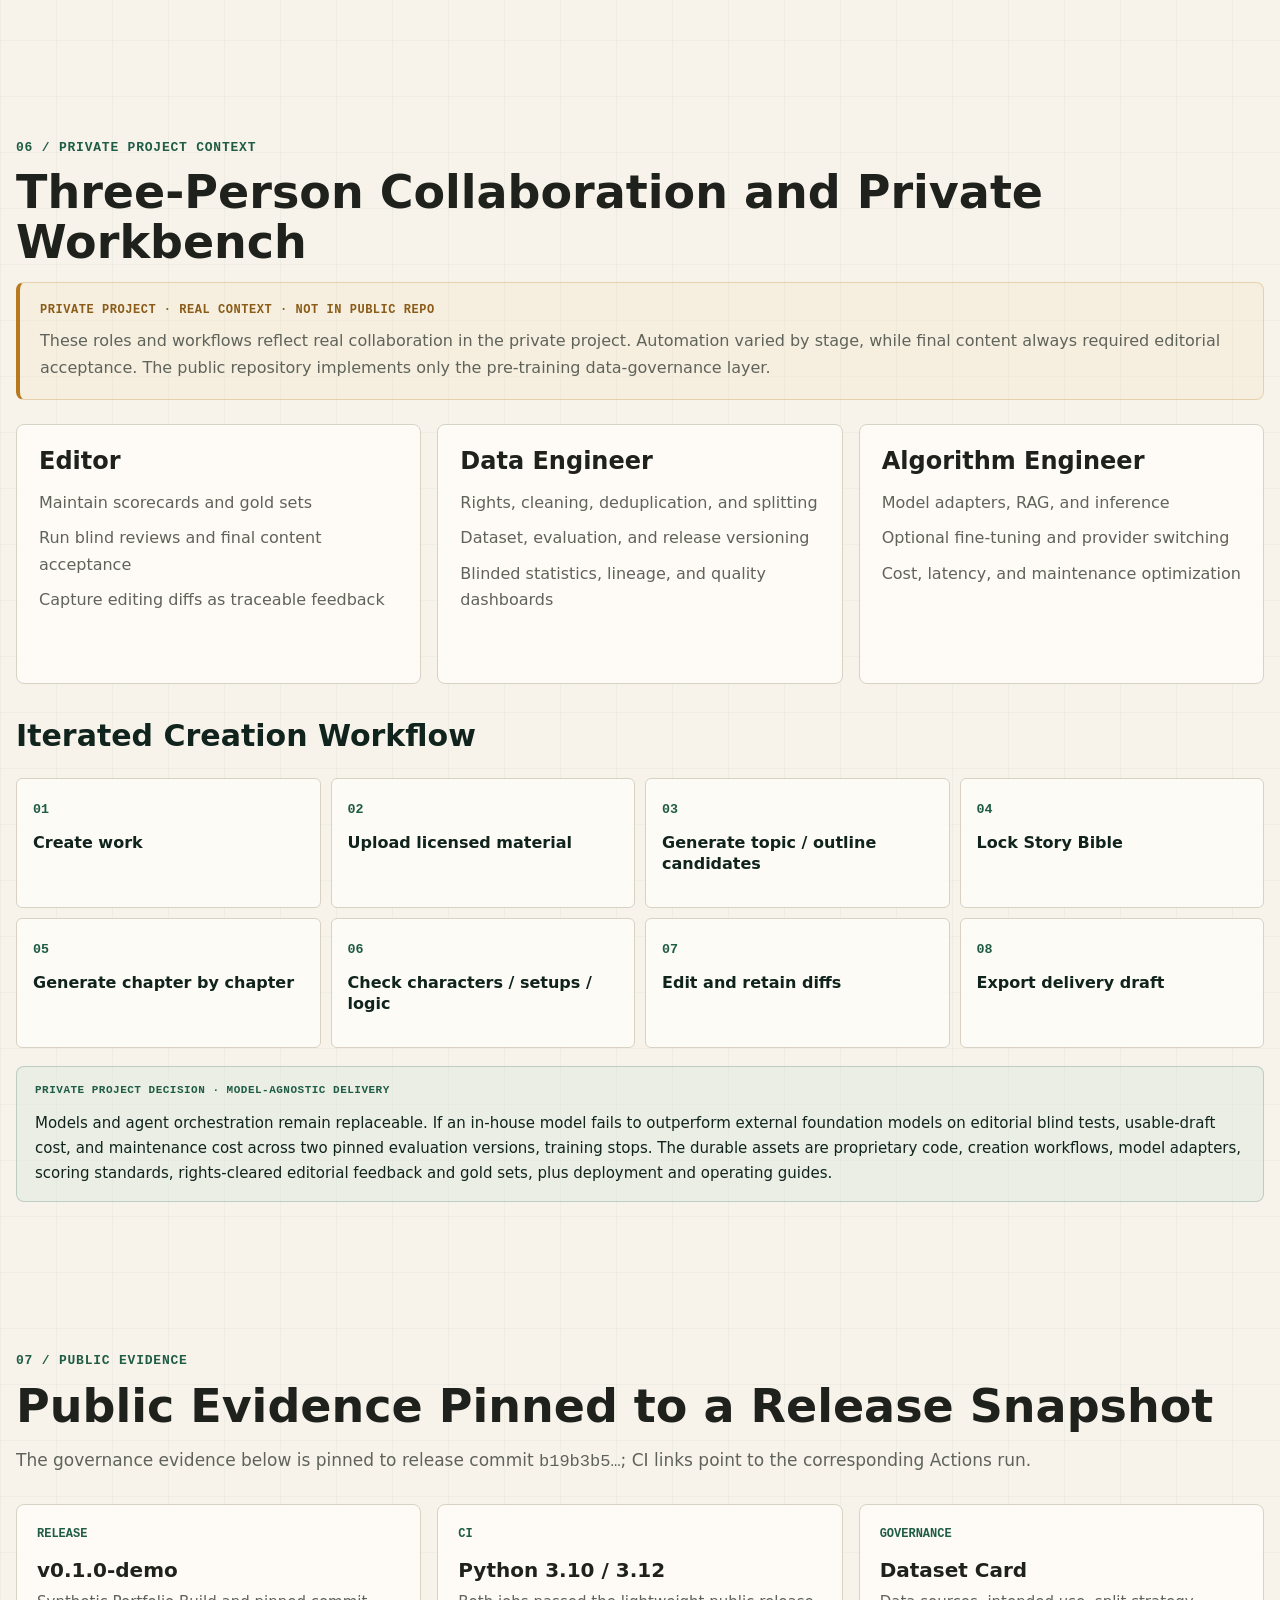
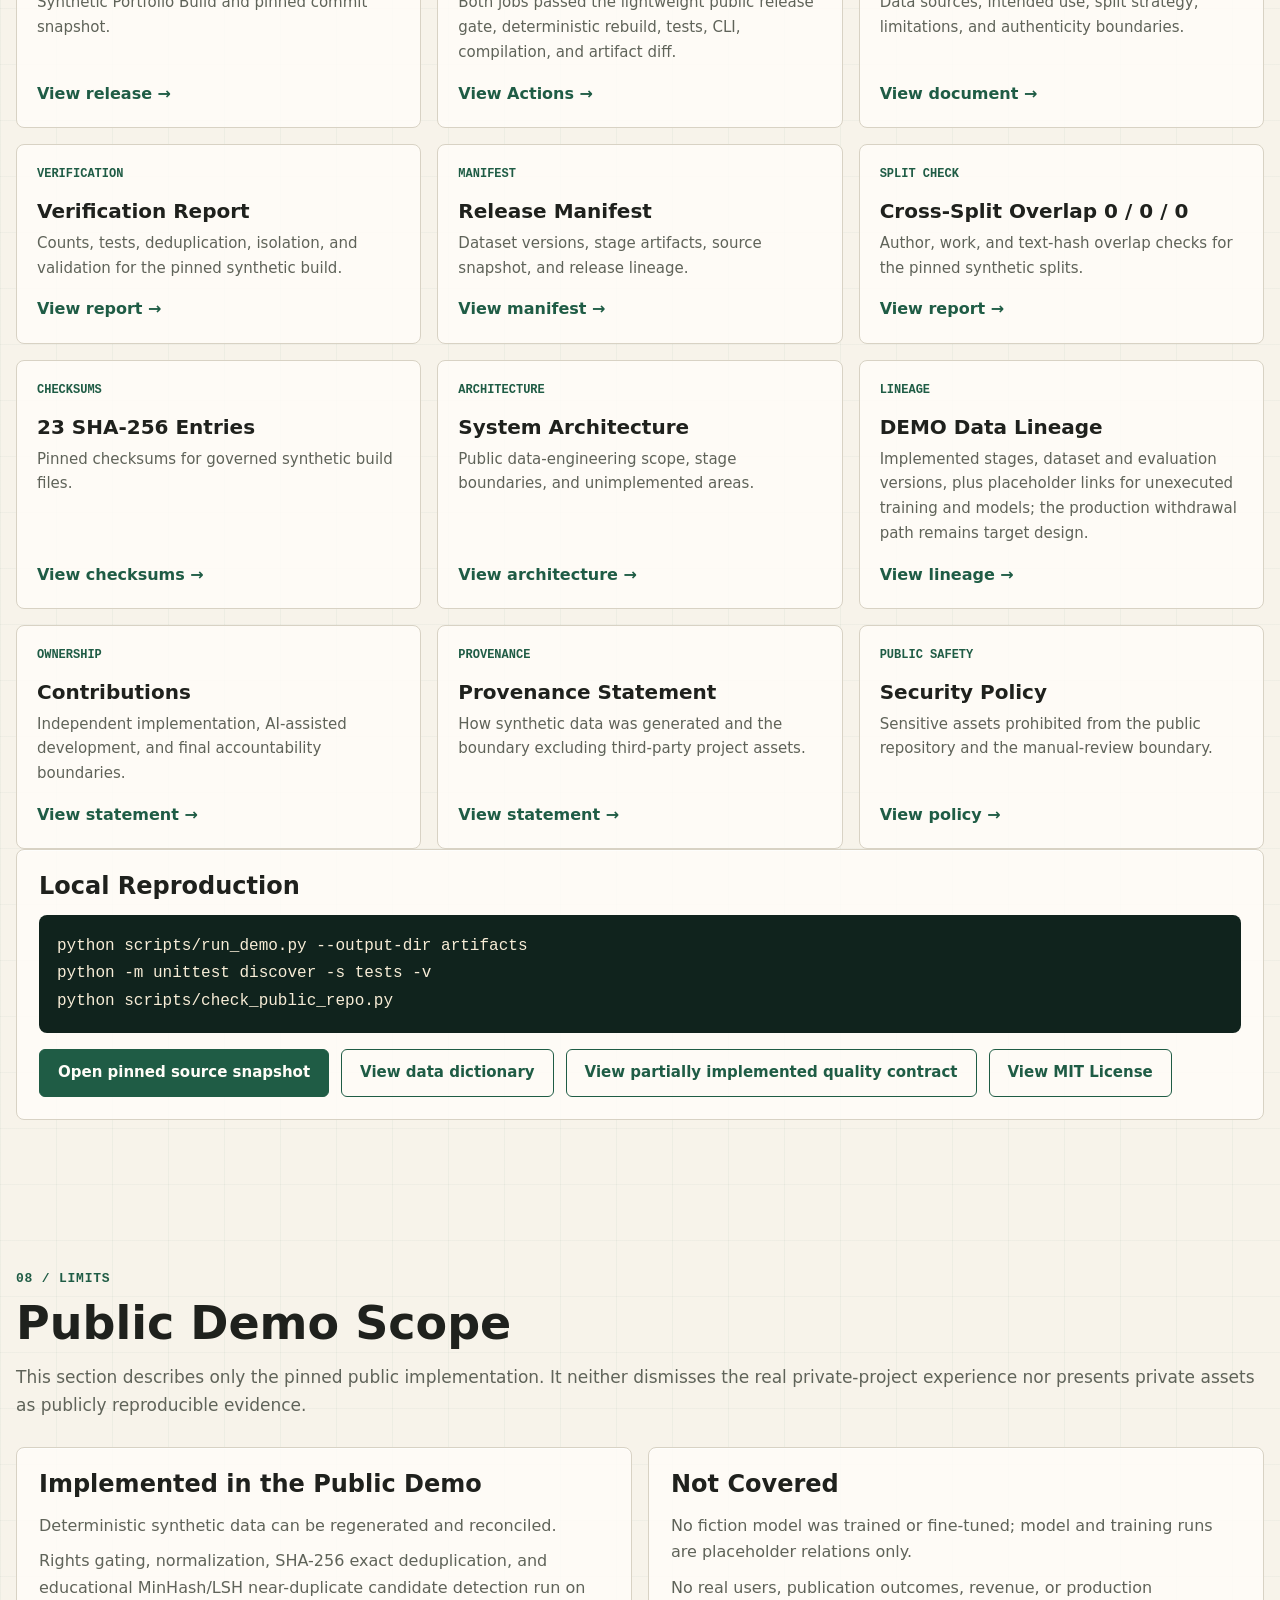
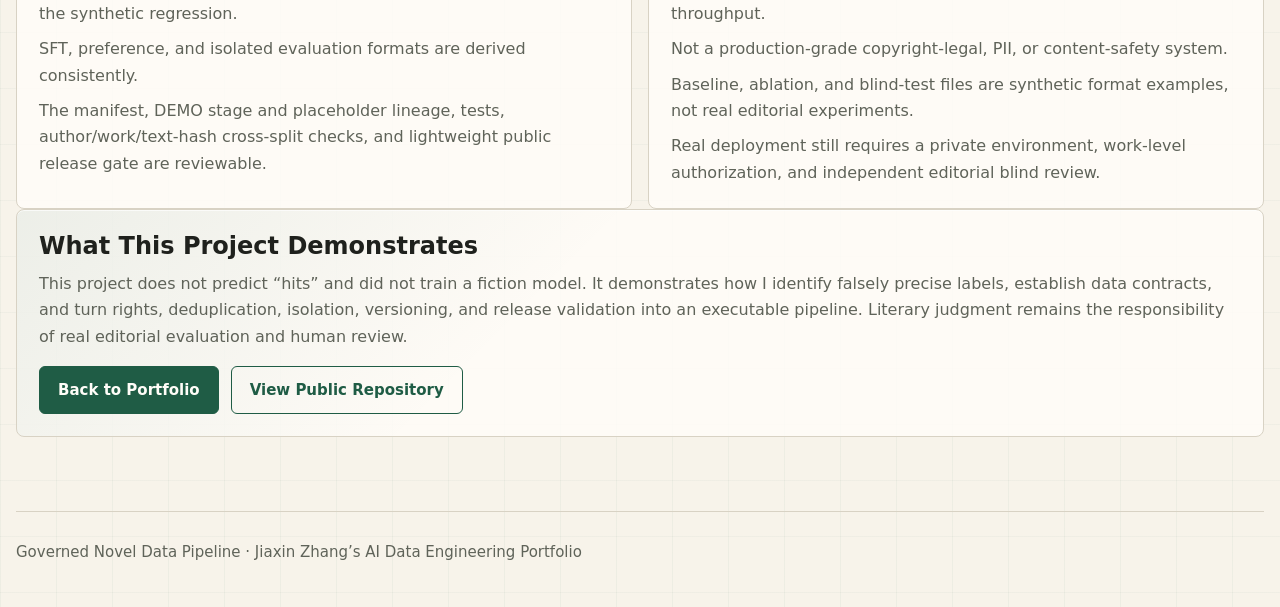
<file: public/projects/governed-novel-data-pipeline.html>
<!doctype html>
<html lang="en">
  <head>
    <meta charset="utf-8">
    <meta name="viewport" content="width=device-width, initial-scale=1">
    <title>Governed Novel Data Pipeline | Jiaxin Zhang</title>
    <meta
      name="description"
      content="An AI data governance portfolio project rebuilt from lessons in a private three-person writing system, using 100% synthetic data to demonstrate rights gates, leakage-safe splits, validation, and reproducible release evidence."
    >
    <link rel="canonical" href="https://www.jiaxinzhang-data.com/projects/governed-novel-data-pipeline.html">
    <link rel="alternate" hreflang="en" href="https://www.jiaxinzhang-data.com/projects/governed-novel-data-pipeline.html">
    <link rel="alternate" hreflang="zh-CN" href="https://www.jiaxinzhang-data.com/zh/projects/governed-novel-data-pipeline.html">
    <link rel="alternate" hreflang="x-default" href="https://www.jiaxinzhang-data.com/projects/governed-novel-data-pipeline.html">
    <link rel="icon" href="../favicon.svg" type="image/svg+xml">
    <meta name="theme-color" content="#10231d">
    <meta property="og:type" content="article">
    <meta property="og:locale" content="en_US">
    <meta property="og:locale:alternate" content="zh_CN">
    <meta property="og:site_name" content="Jiaxin Zhang's Data Engineering Portfolio">
    <meta property="og:title" content="Governed Novel Data Pipeline | Jiaxin Zhang">
    <meta property="og:description" content="A 100% synthetic, auditable data-governance demo covering rights, label truth, evaluation isolation, and release integrity.">
    <meta property="og:url" content="https://www.jiaxinzhang-data.com/projects/governed-novel-data-pipeline.html">
    <meta property="og:image" content="https://www.jiaxinzhang-data.com/og-cover.png">
    <meta name="twitter:card" content="summary_large_image">
    <style>
      :root {
        --bg: #f7f3ea;
        --surface: #fffdf8;
        --surface-strong: #f0eadf;
        --ink: #1f211d;
        --muted: #5f6359;
        --line: #d8d2c4;
        --green: #1f5c45;
        --green-dark: #10231d;
        --green-soft: rgba(31, 92, 69, 0.1);
        --amber: #b7791f;
        --amber-soft: #f3dfb7;
        --radius: 8px;
        --content: 1360px;
        --shadow: 0 16px 40px rgba(32, 34, 29, 0.08);
      }

      * {
        box-sizing: border-box;
      }

      html {
        scroll-behavior: smooth;
      }

      body {
        margin: 0;
        background:
          linear-gradient(90deg, rgba(31, 92, 69, 0.045) 1px, transparent 1px),
          linear-gradient(rgba(31, 92, 69, 0.035) 1px, transparent 1px),
          var(--bg);
        background-size: 56px 56px;
        color: var(--ink);
        font-family: system-ui, -apple-system, BlinkMacSystemFont, "Segoe UI", sans-serif;
        font-size: clamp(16px, 1.04vw, 18px);
        line-height: 1.65;
      }

      a {
        color: inherit;
        text-decoration: none;
      }

      a:focus-visible {
        outline: 3px solid rgba(183, 121, 31, 0.55);
        outline-offset: 3px;
      }

      .site-header {
        position: sticky;
        top: 0;
        z-index: 20;
        border-bottom: 1px solid rgba(216, 210, 196, 0.82);
        background: rgba(247, 243, 234, 0.94);
        backdrop-filter: blur(12px);
      }

      .nav {
        display: flex;
        align-items: center;
        justify-content: space-between;
        width: min(100% - 32px, var(--content));
        min-height: 70px;
        margin: 0 auto;
        gap: 20px;
      }

      .brand {
        display: inline-grid;
        grid-template-columns: 40px auto;
        align-items: center;
        gap: 12px;
        min-width: max-content;
        font-weight: 750;
      }

      .brand-mark {
        display: grid;
        width: 40px;
        height: 40px;
        place-items: center;
        border: 1px solid var(--green);
        border-radius: var(--radius);
        background: var(--green-dark);
        color: var(--amber-soft);
        font-family: ui-monospace, SFMono-Regular, Consolas, monospace;
        font-size: 15px;
      }

      .brand small {
        display: block;
        color: var(--muted);
        font-size: 15px;
        font-weight: 500;
      }

      .nav-links {
        display: flex;
        flex-wrap: wrap;
        justify-content: flex-end;
        gap: 8px;
      }

      .nav-links a,
      .button {
        min-height: 48px;
        display: inline-flex;
        align-items: center;
        justify-content: center;
        border-radius: 6px;
        font-size: clamp(15px, 0.95vw, 16px);
        font-weight: 750;
      }

      .nav-links a {
        padding: 0 12px;
        color: var(--muted);
        font-size: clamp(15px, 0.95vw, 16px);
      }

      .nav-links a:hover {
        background: rgba(31, 92, 69, 0.08);
        color: var(--ink);
      }

      main {
        overflow: clip;
      }

      .section {
        width: min(100% - 32px, var(--content));
        margin: 0 auto;
        padding: 74px 0;
      }

      .hero {
        display: grid;
        grid-template-columns: minmax(0, 0.92fr) minmax(320px, 0.58fr);
        gap: 42px;
        align-items: center;
        min-height: calc(92dvh - 70px);
        padding-top: 52px;
      }

      .hero > * {
        min-width: 0;
      }

      .eyebrow {
        display: inline-flex;
        align-items: center;
        width: fit-content;
        min-height: 32px;
        padding: 0 10px;
        border: 1px solid var(--line);
        border-radius: 999px;
        background: rgba(255, 253, 248, 0.76);
        color: var(--green);
        font-size: 13px;
        font-weight: 800;
        text-transform: uppercase;
      }

      h1,
      h2,
      h3,
      p {
        margin-top: 0;
      }

      h1 {
        max-width: 880px;
        margin: 20px 0 22px;
        font-size: clamp(38px, 6.4vw, 76px);
        line-height: 1.02;
        letter-spacing: 0;
        overflow-wrap: anywhere;
      }

      h2 {
        margin-bottom: 14px;
        font-size: clamp(28px, 4vw, 46px);
        line-height: 1.08;
        letter-spacing: 0;
      }

      h3 {
        margin-bottom: 10px;
        font-size: 24px;
        line-height: 1.2;
      }

      .lead {
        max-width: 780px;
        color: var(--muted);
        font-size: clamp(18px, 1.45vw, 24px);
        overflow-wrap: anywhere;
      }

      .section-intro {
        max-width: 100%;
        margin-bottom: 28px;
        color: var(--muted);
        font-size: clamp(17px, 1.1vw, 19px);
      }

      .hero-actions,
      .repo-actions {
        display: flex;
        flex-wrap: wrap;
        gap: 12px;
        margin-top: 28px;
      }

      .repo-actions {
        margin-top: 16px;
      }

      .button {
        padding: 0 18px;
        border: 1px solid var(--green);
        color: var(--green);
        transition: transform 180ms ease, background 180ms ease, color 180ms ease;
      }

      .button.primary {
        background: var(--green);
        color: #fffdf8;
      }

      .button:hover {
        transform: translateY(-2px);
      }

      .hero-panel,
      .card,
      .metric,
      .flow-step,
      .project-figure,
      .run-box,
      .summary-box {
        border: 1px solid var(--line);
        border-radius: var(--radius);
        background: rgba(255, 253, 248, 0.86);
        box-shadow: 0 1px 0 rgba(255, 255, 255, 0.7) inset;
      }

      .hero-panel {
        padding: 22px;
      }

      .hero-panel strong {
        color: var(--green-dark);
        font-size: 20px;
      }

      .scope-note {
        margin: 18px 0 0;
        padding: 16px;
        border-left: 4px solid var(--amber);
        background: rgba(243, 223, 183, 0.28);
        color: var(--muted);
        font-size: clamp(17px, 1.1vw, 19px);
        line-height: 1.7;
      }

      .metric-grid,
      .problem-grid,
      .engineering-grid,
      .validation-copy,
      .limits-grid,
      .flow-grid,
      .figure-grid {
        display: grid;
        gap: 16px;
      }

      .metric-grid {
        grid-template-columns: repeat(2, minmax(0, 1fr));
        margin-top: 18px;
      }

      .problem-grid,
      .flow-grid {
        grid-template-columns: repeat(3, minmax(0, 1fr));
      }

      .engineering-grid,
      .limits-grid,
      .figure-grid {
        grid-template-columns: repeat(2, minmax(0, 1fr));
      }

      .validation-layout {
        display: grid;
        grid-template-columns: minmax(0, 1fr) minmax(320px, 0.68fr);
        gap: 16px;
        align-items: start;
      }

      .metric,
      .card,
      .flow-step,
      .run-box,
      .summary-box {
        padding: 22px;
      }

      .metric strong {
        display: block;
        margin-bottom: 6px;
        color: var(--green-dark);
        font-family: system-ui, -apple-system, BlinkMacSystemFont, "Segoe UI", sans-serif;
        font-size: clamp(32px, 2vw, 36px);
        font-weight: 800;
        font-variant-numeric: tabular-nums;
        line-height: 1;
      }

      .metric span,
      .card p,
      .flow-step p,
      .summary-box p {
        color: var(--muted);
      }

      .metric span {
        font-size: clamp(16px, 1vw, 18px);
        font-weight: 500;
      }

      .hero-actions .button {
        width: 160px;
      }

      .card ul,
      .summary-box ul {
        display: grid;
        gap: 9px;
        margin: 14px 0 0;
        padding: 0;
        list-style: none;
      }

      .card li,
      .summary-box li {
        color: var(--muted);
      }

      .card li strong,
      .summary-box li strong {
        color: var(--green-dark);
      }

      .flow-step small {
        display: inline-grid;
        width: 32px;
        height: 32px;
        margin-bottom: 14px;
        place-items: center;
        border-radius: 50%;
        background: var(--green-dark);
        color: var(--amber-soft);
        font-family: ui-monospace, SFMono-Regular, Consolas, monospace;
        font-weight: 800;
      }

      .pipeline-line {
        margin: 24px 0 0;
        padding: 18px;
        border: 1px solid var(--line);
        border-radius: var(--radius);
        background: var(--green-dark);
        color: #f8edd7;
        font-family: ui-monospace, SFMono-Regular, Consolas, monospace;
        font-size: 15px;
        line-height: 1.75;
      }

      .project-figure {
        margin: 30px 0 0;
        overflow: hidden;
        box-shadow: var(--shadow);
      }

      .project-figure a {
        display: block;
      }

      .project-figure img {
        display: block;
        width: 100%;
        height: auto;
        background: var(--surface-strong);
      }

      .project-figure figcaption {
        padding: 12px 16px;
        border-top: 1px solid var(--line);
        color: var(--muted);
        font-size: 15px;
      }

      .figure-grid {
        margin-top: 30px;
      }

      .figure-grid .project-figure {
        margin: 0;
      }

      .validation-layout .project-figure {
        margin: 0;
      }

      .validation-note {
        grid-column: 1 / -1;
        margin: 0;
        padding: 12px 16px;
        border: 1px solid var(--line);
        border-radius: var(--radius);
        background: rgba(255, 253, 248, 0.78);
        color: var(--muted);
      }

      @media (min-width: 901px) {
        .validation-note {
          white-space: nowrap;
        }
      }

      .data-table {
        overflow-x: auto;
        border: 1px solid var(--line);
        border-radius: var(--radius);
        background: rgba(255, 253, 248, 0.86);
      }

      table {
        width: 100%;
        min-width: 720px;
        border-collapse: collapse;
      }

      th,
      td {
        padding: 14px 16px;
        border-bottom: 1px solid var(--line);
        text-align: left;
        vertical-align: top;
      }

      th {
        background: var(--surface-strong);
        color: var(--green-dark);
        font-size: 13px;
      }

      td {
        color: var(--muted);
      }

      tr:last-child td {
        border-bottom: 0;
      }

      code,
      pre {
        font-family: ui-monospace, SFMono-Regular, Consolas, monospace;
      }

      pre {
        overflow-x: auto;
        margin: 14px 0 0;
        padding: 18px;
        border-radius: var(--radius);
        background: var(--green-dark);
        color: #f8edd7;
        line-height: 1.7;
      }

      .summary-box {
        background:
          linear-gradient(135deg, rgba(31, 92, 69, 0.08), transparent 42%),
          rgba(255, 253, 248, 0.86);
      }

      footer {
        width: min(100% - 32px, var(--content));
        margin: 0 auto;
        padding: 28px 0 48px;
        border-top: 1px solid var(--line);
        color: var(--muted);
        font-size: 15px;
      }

      @media (max-width: 900px) {
        .nav {
          align-items: flex-start;
          flex-direction: column;
          padding: 14px 0;
          gap: 10px;
        }

        .nav-links {
          justify-content: flex-start;
        }

        .hero,
        .problem-grid,
        .engineering-grid,
        .validation-layout,
        .limits-grid,
        .flow-grid,
        .figure-grid {
          grid-template-columns: 1fr;
        }

        .hero {
          min-height: auto;
          padding-top: 44px;
        }
      }

      @media (max-width: 560px) {
        .section,
        .nav,
        footer {
          width: min(100% - 24px, var(--content));
        }

        .section {
          padding: 56px 0;
        }

        h1 {
          max-width: 100%;
          font-size: clamp(27px, 7.5vw, 30px);
          line-height: 1.08;
          word-break: break-all;
        }

        .lead {
          max-width: 100%;
          font-size: 17px;
          word-break: break-all;
        }

        .metric-grid {
          grid-template-columns: 1fr;
        }
      }

      @media (prefers-reduced-motion: reduce) {
        *,
        *::before,
        *::after {
          scroll-behavior: auto !important;
          transition: none !important;
        }
      }

      .skip-link {
        position: fixed;
        top: 10px;
        left: 10px;
        z-index: 100;
        padding: 10px 14px;
        border-radius: 6px;
        background: var(--green-dark);
        color: #fffdf8;
        transform: translateY(-160%);
      }

      .skip-link:focus {
        transform: translateY(0);
      }

      .section[id] {
        scroll-margin-top: 92px;
      }

      .hero {
        align-items: start;
        min-height: auto;
        padding-top: 76px;
        padding-bottom: 86px;
      }

      .hero h1 {
        max-width: 920px;
        font-size: clamp(42px, 6.1vw, 78px);
        overflow-wrap: anywhere;
        word-break: normal;
      }

      .hero-subtitle {
        max-width: 760px;
        margin: -6px 0 18px;
        color: var(--green-dark);
        font-size: clamp(23px, 2.2vw, 34px);
        font-weight: 800;
        line-height: 1.2;
      }

      .hero .lead {
        max-width: 820px;
        font-size: clamp(17px, 1.25vw, 21px);
        overflow-wrap: anywhere;
        word-break: normal;
      }

      .hero-actions .button {
        width: auto;
        min-width: 150px;
      }

      .snapshot {
        display: block;
        margin-top: 4px;
        color: var(--green);
        font-family: ui-monospace, SFMono-Regular, Consolas, monospace;
        font-size: 13px;
        font-weight: 800;
        overflow-wrap: anywhere;
      }

      .metric small,
      .audit-stat small,
      .output-card small,
      .proof-card small {
        display: block;
        margin-bottom: 8px;
        color: var(--green);
        font-family: ui-monospace, SFMono-Regular, Consolas, monospace;
        font-size: 11px;
        font-weight: 850;
        letter-spacing: 0.04em;
        line-height: 1.35;
        text-transform: uppercase;
      }

      .metric {
        min-height: 132px;
      }

      .metric span {
        line-height: 1.45;
      }

      .boundary-strip {
        margin-top: 18px;
        padding: 16px 18px;
        border: 1px solid rgba(31, 92, 69, 0.22);
        border-radius: var(--radius);
        background: rgba(223, 233, 223, 0.54);
        color: var(--green-dark);
        font-size: 15px;
        line-height: 1.65;
      }

      .section-kicker {
        display: block;
        margin-bottom: 10px;
        color: var(--green);
        font-family: ui-monospace, SFMono-Regular, Consolas, monospace;
        font-size: 13px;
        font-weight: 850;
        letter-spacing: 0.06em;
        text-transform: uppercase;
      }

      .intro-grid,
      .contrast-grid,
      .decision-grid,
      .limits-grid,
      .role-grid,
      .proof-grid,
      .evidence-grid {
        display: grid;
        gap: 16px;
      }

      .intro-grid {
        grid-template-columns: repeat(3, minmax(0, 1fr));
      }

      .intro-grid .card {
        min-height: 250px;
      }

      .context-bridge {
        display: grid;
        grid-template-columns: repeat(2, minmax(0, 1fr));
        gap: 16px;
        margin: 28px 0 34px;
      }

      .context-card {
        min-height: 245px;
        padding: 24px;
        border: 1px solid var(--line);
        border-top: 5px solid var(--amber);
        border-radius: var(--radius);
        background:
          linear-gradient(145deg, rgba(243, 223, 183, 0.24), transparent 58%),
          rgba(255, 253, 248, 0.9);
      }

      .context-card.public {
        border-top-color: var(--green);
        background:
          linear-gradient(145deg, rgba(31, 92, 69, 0.11), transparent 58%),
          rgba(255, 253, 248, 0.9);
      }

      .context-label {
        display: block;
        margin-bottom: 12px;
        color: var(--green);
        font-family: ui-monospace, SFMono-Regular, Consolas, monospace;
        font-size: 11px;
        font-weight: 850;
        letter-spacing: 0.045em;
        line-height: 1.45;
        text-transform: uppercase;
      }

      .context-card.private .context-label {
        color: #8a5c18;
      }

      .context-card h3 {
        font-size: clamp(21px, 2vw, 27px);
      }

      .context-card p {
        margin-bottom: 0;
        color: var(--muted);
      }

      .context-note {
        grid-column: 1 / -1;
        margin: 0;
        padding: 16px 18px;
        border-left: 4px solid var(--green);
        background: rgba(31, 92, 69, 0.08);
        color: var(--green-dark);
        font-weight: 750;
        line-height: 1.65;
      }

      .subsection-title {
        margin: 0 0 16px;
        color: var(--green-dark);
        font-size: clamp(22px, 2.4vw, 30px);
      }

      .workbench-title {
        margin-top: 34px;
      }

      .failure-quote {
        margin: 30px 0;
        padding: clamp(24px, 4vw, 44px);
        border: 1px solid rgba(255, 255, 255, 0.18);
        border-radius: var(--radius);
        background:
          linear-gradient(135deg, rgba(183, 121, 31, 0.22), transparent 46%),
          var(--green-dark);
        color: #fffdf8;
        box-shadow: var(--shadow);
      }

      .failure-quote p {
        max-width: 980px;
        margin-bottom: 10px;
        font-size: clamp(27px, 4.2vw, 54px);
        font-weight: 850;
        line-height: 1.08;
      }

      .failure-quote span {
        color: #d9e4dd;
        font-size: 16px;
      }

      .contrast-grid {
        grid-template-columns: repeat(2, minmax(0, 1fr));
      }

      .contrast-card {
        position: relative;
        min-height: 290px;
        padding: 24px;
        border: 1px solid var(--line);
        border-radius: var(--radius);
        background: rgba(255, 253, 248, 0.86);
      }

      .contrast-card.pass {
        border-top: 5px solid var(--green);
      }

      .contrast-card.fail {
        border-top: 5px solid var(--amber);
      }

      .contrast-card ul {
        display: grid;
        gap: 10px;
        margin: 18px 0 0;
        padding: 0;
        color: var(--muted);
        list-style: none;
      }

      .audit-stats,
      .output-grid {
        display: grid;
        grid-template-columns: repeat(3, minmax(0, 1fr));
        gap: 14px;
        margin-top: 22px;
      }

      .audit-stat,
      .output-card,
      .proof-card {
        padding: 20px;
        border: 1px solid var(--line);
        border-radius: var(--radius);
        background: rgba(255, 253, 248, 0.86);
      }

      .audit-stat strong,
      .output-card strong,
      .proof-card strong {
        display: block;
        margin-bottom: 8px;
        color: var(--green-dark);
        font-size: clamp(29px, 3vw, 40px);
        font-variant-numeric: tabular-nums;
        line-height: 1;
      }

      .audit-stat span,
      .output-card span,
      .proof-card span {
        color: var(--muted);
        line-height: 1.5;
      }

      .timeline {
        display: grid;
        margin-top: 18px;
      }

      .timeline-heading {
        margin: 42px 0 8px;
        color: var(--green-dark);
        font-size: clamp(24px, 3vw, 36px);
      }

      .timeline-item {
        position: relative;
        display: grid;
        grid-template-columns: 150px minmax(0, 1fr);
        gap: 18px;
        padding: 0 0 28px 30px;
        border-left: 1px solid var(--line);
      }

      .timeline-item::before {
        content: "";
        position: absolute;
        top: 8px;
        left: -6px;
        width: 11px;
        height: 11px;
        border-radius: 50%;
        background: var(--green);
        box-shadow: 0 0 0 5px var(--bg);
      }

      .timeline-item:last-child {
        padding-bottom: 0;
        border-left-color: transparent;
      }

      .timeline-item time {
        color: var(--green);
        font-family: ui-monospace, SFMono-Regular, Consolas, monospace;
        font-size: 13px;
        font-weight: 850;
        line-height: 1.5;
        overflow-wrap: anywhere;
        text-transform: uppercase;
      }

      .timeline-item .card {
        padding: 18px 20px;
      }

      .timeline-item h3 {
        font-size: 20px;
      }

      .timeline-item p {
        margin-bottom: 0;
      }

      .responsibility-grid {
        display: grid;
        grid-template-columns: repeat(4, minmax(0, 1fr));
        gap: 14px;
        margin-bottom: 24px;
      }

      .responsibility-card {
        min-height: 230px;
        padding: 20px;
        border: 1px solid var(--line);
        border-radius: var(--radius);
        background: rgba(255, 253, 248, 0.86);
      }

      .responsibility-card b {
        display: grid;
        width: 38px;
        height: 38px;
        margin-bottom: 16px;
        place-items: center;
        border-radius: 50%;
        background: var(--green-dark);
        color: var(--amber-soft);
        font-family: ui-monospace, SFMono-Regular, Consolas, monospace;
      }

      .responsibility-card p {
        margin-bottom: 0;
        color: var(--muted);
      }

      .responsibility-card > small {
        display: block;
        margin-bottom: 8px;
        color: var(--green);
        font-family: ui-monospace, SFMono-Regular, Consolas, monospace;
        font-size: 11px;
        font-weight: 750;
        letter-spacing: 0.05em;
      }

      .architecture-board {
        padding: 22px;
        border: 1px solid var(--line);
        border-radius: var(--radius);
        background: rgba(255, 253, 248, 0.72);
        box-shadow: var(--shadow);
      }

      .architecture-flow {
        display: grid;
        grid-template-columns: repeat(6, minmax(0, 1fr));
        gap: 10px;
      }

      .arch-step {
        position: relative;
        min-height: 150px;
        padding: 16px;
        border: 1px solid var(--line);
        border-radius: 6px;
        background: var(--surface);
      }

      .arch-step::after {
        content: "→";
        position: absolute;
        top: 50%;
        right: -10px;
        z-index: 2;
        width: 20px;
        color: var(--green);
        font-weight: 900;
        text-align: center;
        transform: translateY(-50%);
      }

      .arch-step:last-child::after {
        display: none;
      }

      .arch-step small {
        color: var(--green);
        font-family: ui-monospace, SFMono-Regular, Consolas, monospace;
        font-weight: 850;
      }

      .arch-step h3 {
        margin: 14px 0 8px;
        font-size: 17px;
      }

      .arch-step p {
        margin-bottom: 0;
        color: var(--muted);
        font-size: 14px;
        line-height: 1.55;
      }

      .branch-grid,
      .control-grid {
        display: grid;
        gap: 10px;
        margin-top: 12px;
      }

      .branch-grid {
        grid-template-columns: repeat(3, minmax(0, 1fr));
      }

      .control-grid {
        grid-template-columns: repeat(4, minmax(0, 1fr));
        padding-top: 12px;
        border-top: 1px dashed var(--line);
      }

      .branch-card,
      .control-card {
        padding: 14px 16px;
        border-radius: 6px;
        text-align: center;
      }

      .branch-card {
        border: 1px solid rgba(31, 92, 69, 0.24);
        background: rgba(223, 233, 223, 0.66);
        color: var(--green-dark);
        font-weight: 800;
      }

      .control-card {
        border: 1px solid rgba(183, 121, 31, 0.28);
        background: rgba(243, 223, 183, 0.28);
        color: var(--ink);
        font-size: 14px;
        font-weight: 750;
      }

      .architecture-caption {
        margin: 16px 0 0;
        color: var(--muted);
        font-size: 14px;
      }

      .funnel {
        display: grid;
        gap: 12px;
        margin: 26px 0;
        padding: 22px;
        border: 1px solid var(--line);
        border-radius: var(--radius);
        background: rgba(255, 253, 248, 0.76);
      }

      .funnel-row {
        display: grid;
        grid-template-columns: 170px minmax(0, 1fr) 90px;
        align-items: center;
        gap: 14px;
      }

      .funnel-label {
        color: var(--ink);
        font-weight: 800;
      }

      .funnel-track {
        height: 34px;
        overflow: hidden;
        border: 1px solid var(--line);
        border-radius: 5px;
        background: var(--surface-strong);
      }

      .funnel-fill {
        display: flex;
        height: 100%;
        align-items: center;
        padding-left: 12px;
        background: var(--green);
        color: #fffdf8;
        font-size: 12px;
        font-weight: 800;
        white-space: nowrap;
      }

      .funnel-value {
        color: var(--green-dark);
        font-family: ui-monospace, SFMono-Regular, Consolas, monospace;
        font-size: 26px;
        font-weight: 850;
        text-align: right;
      }

      .reject-grid {
        display: grid;
        grid-template-columns: repeat(3, minmax(0, 1fr));
        gap: 10px;
      }

      .reject-note {
        padding: 13px 15px;
        border: 1px dashed var(--line);
        border-radius: 6px;
        color: var(--muted);
        font-size: 14px;
      }

      .output-grid {
        grid-template-columns: repeat(4, minmax(0, 1fr));
      }

      .proof-grid {
        grid-template-columns: repeat(4, minmax(0, 1fr));
        margin-top: 16px;
      }

      .proof-card strong {
        font-size: clamp(23px, 2.2vw, 32px);
      }

      .decision-grid {
        grid-template-columns: repeat(2, minmax(0, 1fr));
      }

      .decision-card {
        min-height: 270px;
        padding: 24px;
        border: 1px solid var(--line);
        border-radius: var(--radius);
        background: rgba(255, 253, 248, 0.86);
      }

      .decision-card .decision-index {
        display: inline-flex;
        min-height: 28px;
        align-items: center;
        padding: 0 9px;
        border-radius: 999px;
        background: var(--green-soft);
        color: var(--green);
        font-family: ui-monospace, SFMono-Regular, Consolas, monospace;
        font-size: 12px;
        font-weight: 850;
      }

      .decision-card h3 {
        margin-top: 18px;
      }

      .decision-card p {
        margin-bottom: 0;
        color: var(--muted);
      }

      .plan-banner {
        margin-bottom: 22px;
        padding: 14px 18px;
        border: 1px solid rgba(183, 121, 31, 0.32);
        border-radius: var(--radius);
        background: rgba(243, 223, 183, 0.3);
        color: var(--ink);
        font-weight: 750;
      }

      .role-grid {
        grid-template-columns: repeat(3, minmax(0, 1fr));
      }

      .role-grid .card {
        min-height: 260px;
      }

      .workbench-flow {
        display: grid;
        grid-template-columns: repeat(4, minmax(0, 1fr));
        gap: 10px;
        margin-top: 24px;
      }

      .work-step {
        min-height: 130px;
        padding: 16px;
        border: 1px solid var(--line);
        border-radius: 6px;
        background: rgba(255, 253, 248, 0.82);
      }

      .work-step small {
        color: var(--green);
        font-family: ui-monospace, SFMono-Regular, Consolas, monospace;
        font-weight: 850;
      }

      .work-step strong {
        display: block;
        margin-top: 10px;
        color: var(--green-dark);
        line-height: 1.35;
      }

      .project-context-note {
        display: grid;
        gap: 8px;
        margin: 0 0 24px;
        padding: 18px 20px;
        border: 1px solid rgba(183, 121, 31, 0.26);
        border-left: 4px solid var(--amber);
        border-radius: var(--radius);
        background: rgba(243, 223, 183, 0.2);
        color: var(--muted);
      }

      .project-context-note strong {
        color: #8a5c18;
        font-family: ui-monospace, SFMono-Regular, Consolas, monospace;
        font-size: 12px;
        letter-spacing: 0.045em;
      }

      .stop-rule {
        margin-top: 22px;
        padding: 24px;
        border-radius: var(--radius);
        background: var(--green-dark);
        color: #fffdf8;
      }

      .stop-rule small {
        color: var(--amber-soft);
        font-family: ui-monospace, SFMono-Regular, Consolas, monospace;
        font-weight: 850;
      }

      .stop-rule p {
        max-width: 1040px;
        margin: 12px 0 0;
        font-size: clamp(18px, 1.6vw, 24px);
        line-height: 1.55;
      }

      .evidence-grid {
        grid-template-columns: repeat(3, minmax(0, 1fr));
      }

      .evidence-card {
        display: flex;
        min-height: 190px;
        flex-direction: column;
        padding: 20px;
        border: 1px solid var(--line);
        border-radius: var(--radius);
        background: rgba(255, 253, 248, 0.86);
        transition: transform 180ms ease, border-color 180ms ease;
      }

      .evidence-card:hover {
        border-color: rgba(31, 92, 69, 0.42);
        transform: translateY(-2px);
      }

      .evidence-card small {
        color: var(--green);
        font-family: ui-monospace, SFMono-Regular, Consolas, monospace;
        font-size: 12px;
        font-weight: 850;
      }

      .evidence-card h3 {
        margin: 14px 0 8px;
        font-size: 20px;
      }

      .evidence-card p {
        margin-bottom: 16px;
        color: var(--muted);
        font-size: 15px;
      }

      .evidence-card span {
        margin-top: auto;
        color: var(--green);
        font-weight: 850;
      }

      .limits-grid {
        grid-template-columns: repeat(2, minmax(0, 1fr));
      }

      .limits-grid .card {
        min-height: 280px;
      }

      .fine-print {
        margin-top: 22px;
        padding: 16px 18px;
        border-left: 4px solid var(--amber);
        background: rgba(243, 223, 183, 0.22);
        color: var(--muted);
        font-size: 14px;
      }

      @media (max-width: 1120px) {
        .architecture-flow {
          grid-template-columns: repeat(3, minmax(0, 1fr));
        }

        .arch-step:nth-child(3)::after,
        .arch-step:last-child::after {
          display: none;
        }

        .proof-grid,
        .output-grid,
        .workbench-flow {
          grid-template-columns: repeat(2, minmax(0, 1fr));
        }
      }

      @media (max-width: 900px) {
        .context-bridge,
        .intro-grid,
        .contrast-grid,
        .responsibility-grid,
        .decision-grid,
        .role-grid,
        .evidence-grid,
        .limits-grid {
          grid-template-columns: 1fr;
        }

        .audit-stats {
          grid-template-columns: repeat(3, minmax(0, 1fr));
        }

        .timeline-item {
          grid-template-columns: 120px minmax(0, 1fr);
        }
      }

      @media (max-width: 640px) {
        .brand {
          width: 100%;
          min-width: 0;
          grid-template-columns: 40px minmax(0, 1fr);
        }

        .brand > span,
        .brand small {
          min-width: 0;
          overflow-wrap: anywhere;
        }

        .hero h1,
        .hero .lead {
          overflow-wrap: anywhere;
          word-break: normal;
        }

        .hero h1 {
          font-size: clamp(31px, 10.2vw, 43px);
        }

        .hero-subtitle {
          font-size: 22px;
        }

        .audit-stats,
        .output-grid,
        .proof-grid,
        .branch-grid,
        .control-grid,
        .workbench-flow,
        .reject-grid,
        .architecture-flow {
          grid-template-columns: 1fr;
        }

        .arch-step::after {
          content: "↓";
          top: auto;
          right: 50%;
          bottom: -20px;
          transform: translateX(50%);
        }

        .arch-step:nth-child(3)::after {
          display: block;
        }

        .timeline-item {
          grid-template-columns: 1fr;
          gap: 8px;
          padding-left: 22px;
        }

        .funnel-row {
          grid-template-columns: 1fr;
          gap: 8px;
        }

        .funnel-value {
          text-align: left;
        }

        .funnel-track {
          height: 32px;
        }

        pre {
          white-space: pre-wrap;
          overflow-wrap: anywhere;
        }
      }
    </style>
    <link rel="stylesheet" href="../assets/i18n.css">
  </head>
  <body>
    <a class="skip-link" href="#main-content">Skip to main content</a>

    <header class="site-header">
      <nav class="nav" aria-label="Project navigation">
        <a class="brand" href="../index.html#top" aria-label="Back to Jiaxin Zhang's portfolio">
          <span class="brand-mark">P03</span>
          <span>
            Governed Novel Pipeline
            <small>Synthetic AI data governance portfolio project</small>
          </span>
        </a>
        <div class="nav-links">
          <a href="#background">Context</a>
          <a href="#incident">Incident</a>
          <a href="#architecture">Architecture</a>
          <a href="#validation">Validation</a>
          <a href="#decisions">Decisions</a>
          <a href="#limits">Scope</a>
          <a href="../index.html#projects">Portfolio</a>
        </div>
        <div class="language-switch" aria-label="Choose language">
          <span lang="en" aria-current="page">English</span>
          <a href="../zh/projects/governed-novel-data-pipeline.html" lang="zh-CN" hreflang="zh-CN">中文</a>
        </div>
      </nav>
    </header>

    <main id="main-content">
      <section class="section hero" id="top" aria-labelledby="project-title">
        <div>
          <span class="eyebrow">P03 · AI DATA ENGINEERING · SYNTHETIC DEMO</span>
          <h1 id="project-title">Governed Novel Data Pipeline</h1>
          <p class="hero-subtitle">From pseudo-precise literary features to an auditable AI data pipeline</p>
          <p class="lead">
            In June 2025, I began building a private AI writing workspace with an algorithm engineer and a content editor. I later rebuilt the exposed rights, label-truth, evaluation-isolation, and version-governance problems as this 100% synthetic, publicly auditable data pipeline.
          </p>
          <div class="hero-actions">
            <a class="button primary" href="https://github.com/JiaxinZhang-space/novel-ai-data-pipeline" target="_blank" rel="noopener">View GitHub</a>
            <a class="button" href="https://github.com/JiaxinZhang-space/novel-ai-data-pipeline/releases/tag/v0.1.0-demo" target="_blank" rel="noopener">View Release</a>
            <a class="button" href="#evidence">View Evidence</a>
          </div>
          <div class="boundary-strip">
            The private project provides problem context; the public demo provides auditable engineering evidence. They do not share the same data or code. The public repository contains no private code, manuscripts, logs, configurations, prompts, contracts, or operating records.
          </div>
        </div>

        <aside class="hero-panel" aria-label="Validation metrics from the pinned release">
          <strong>Evidence snapshot</strong>
          <span class="snapshot">v0.1.0-demo · b19b3b5d9aa78715fbb65218a3438516d901b87b</span>
          <p class="scope-note">
            Every count on this page comes from a fixed synthetic regression fixture; none represents business scale, model quality, or production throughput.
          </p>
          <div class="metric-grid">
            <div class="metric">
              <small>SYNTHETIC DEMO</small>
              <strong>27 → 20</strong>
              <span>Raw records → unique final works</span>
            </div>
            <div class="metric">
              <small>SYNTHETIC DEMO BUILD</small>
              <strong>17/17</strong>
              <span>Automated tests passed</span>
            </div>
            <div class="metric">
              <small>SYNTHETIC DEMO SPLIT</small>
              <strong>0 / 0 / 0</strong>
              <span>Author / work / text-hash overlap across splits</span>
            </div>
            <div class="metric">
              <small>SYNTHETIC DEMO ARTIFACTS</small>
              <strong>23</strong>
              <span>Managed build artifacts verified with SHA-256</span>
            </div>
          </div>
        </aside>
      </section>

      <section class="section" id="background" aria-labelledby="background-title">
        <span class="section-kicker">01 / Background</span>
        <h2 id="background-title">Origin: A Private Three-person AI Writing Workspace</h2>
        <p class="section-intro">
          Planning began in June 2025 and development started in July. The workspace connected ideation, source material, outlines, drafting, revision, and review. The algorithm engineer owned model calls and workflows, the editor owned content rules and final acceptance, and I owned ingestion, cleaning, databases, vector retrieval, and later the data audit and governance rebuild.
        </p>

        <div class="context-bridge" aria-label="Boundary between the private project and public synthetic demo">
          <article class="context-card private">
            <span class="context-label">PRIVATE PROJECT · REAL CONTEXT</span>
            <h3>Private project: where the problems came from</h3>
            <p>
              The three-person project exposed real issues in rights traceability, semantic validation, editorial bottlenecks, retry recovery, version management, and model replacement. Its code, manuscripts, logs, prompts, contracts, and operating records remain private.
            </p>
          </article>
          <article class="context-card public">
            <span class="context-label">PUBLIC REPOSITORY · 100% SYNTHETIC DEMO</span>
            <h3>Public portfolio: how I demonstrate the solution</h3>
            <p>
              I independently rebuilt the pre-training governance layer as a public demo. All public data is 100% synthetic, and every reproducible metric comes from a pinned release rather than the private project's scale or business results.
            </p>
          </article>
          <p class="context-note">
            The private project explains the problem chain; the public demo supplies a verifiable implementation chain. They appear together for context while their assets remain strictly separated.
          </p>
        </div>

        <h3 class="subsection-title">Why the original data was not training-ready</h3>
        <div class="intro-grid">
          <article class="card">
            <h3>The schema contract drifted</h3>
            <p>
              Comparing the early field specification, database tables, and analysis modules revealed three conflicting definitions of the supposed “12-dimensional literary features.”
            </p>
          </article>
          <article class="card">
            <h3>Literary semantics were over-reduced to rules</h3>
            <p>
              Hooks, reversals, and emotional progression relied mainly on keywords, lexicons, and templates. These detect surface signals but cannot reliably judge irony, dry humor, or language whose literal meaning conflicts with intent.
            </p>
          </article>
          <article class="card">
            <h3>Generation and evaluation were not independent</h3>
            <p>
              Similar model services participated in both generation and evaluation without independent gold labels, blind review, or calibration. Some model scores were stored but never used in the final gate, which still relied mostly on surface-format rules.
            </p>
          </article>
        </div>

        <div class="boundary-strip">
          My role: I initially owned data collection, cleaning, databases, vector retrieval, and feature engineering, then led the data audit and governance rebuild after the issues surfaced. I independently designed, implemented, and released the public repository. AI assisted development, but I remain responsible for data boundaries, engineering decisions, validation results, and release quality.
        </div>
      </section>

      <section class="section" id="incident" aria-labelledby="incident-title">
        <span class="section-kicker">02 / Failure analysis</span>
        <h2 id="incident-title">Most Valuable Failure: Structural Checks Passed While Semantics Collapsed</h2>

        <blockquote class="failure-quote">
          <p>Every format check passed, yet the literary signals had no meaningful variation.</p>
          <span>“All passed” in the original report referred only to sampled format, range, and enum checks—not full semantic validation.</span>
        </blockquote>

        <div class="contrast-grid">
          <article class="contrast-card pass">
            <span class="section-kicker">Report says PASS</span>
            <h3>What the automated report actually checked</h3>
            <ul>
              <li>Field types and basic formats</li>
              <li>Nonnegative values and ratings within 1–5</li>
              <li>Enum and Boolean membership</li>
              <li>Some semantic fields could still pass when empty or <code>None</code></li>
            </ul>
          </article>
          <article class="contrast-card fail">
            <span class="section-kicker">Semantics collapse</span>
            <h3>What those checks did not prove</h3>
            <ul>
              <li>Whether a passage actually created an opening hook</li>
              <li>Whether the plot contained a genuine semantic reversal</li>
              <li>Whether emotional progression was meaningfully differentiated</li>
              <li>Whether a same-family model could serve as independent ground truth</li>
            </ul>
          </article>
        </div>

        <div class="audit-stats" aria-label="Aggregated audit results from the early prototype">
          <div class="audit-stat">
            <small>EARLY PRIVATE PROTOTYPE · SYNTHETIC DEMO RECORDS · NOT PUBLIC DATASET</small>
            <strong>21/32</strong>
            <span>No opening hook detected</span>
          </div>
          <div class="audit-stat">
            <small>EARLY PRIVATE PROTOTYPE · SYNTHETIC DEMO RECORDS · NOT PUBLIC DATASET</small>
            <strong>30/32</strong>
            <span>Reversal count was 0</span>
          </div>
          <div class="audit-stat">
            <small>EARLY PRIVATE PROTOTYPE · SYNTHETIC DEMO RECORDS · NOT PUBLIC DATASET</small>
            <strong>32/32</strong>
            <span>Emotional progression was always 2</span>
          </div>
        </div>
        <p class="fine-print">
          These aggregates come from 32 synthetic AI experiment records in a private early prototype. The source material remains private evidence and is not reproduced in the public repository; it is neither the public demo’s pinned regression data nor a claim of business scale.
        </p>

      </section>

      <section class="section" id="architecture" aria-labelledby="architecture-title">
        <span class="section-kicker">03 / Governed architecture</span>
        <h2 id="architecture-title">Repair Strategy: Give Every Type of Judgment a Clear Owner</h2>
        <p class="section-intro">
          Instead of adding more literary terminology to rules, I separated deterministic gates, candidate retrieval, semantic pre-screening, and final editorial judgment. The public repository implements the pre-training data-engineering layer.
        </p>

        <div class="responsibility-grid" aria-label="Responsibility layers for rules, retrieval, AI, and editors">
          <article class="responsibility-card">
            <b>01</b>
            <small>PUBLIC DEMO · IMPLEMENTED</small>
            <h3>Rules</h3>
            <p>Rights admission, schema, format, length, hashes, versions, and file integrity.</p>
          </article>
          <article class="responsibility-card">
            <b>02</b>
            <small>PRIVATE BLUEPRINT · NOT IMPLEMENTED</small>
            <h3>Retrieval</h3>
            <p>Similar characters, conflicts, historical material, prior outlines, and editorial experience.</p>
          </article>
          <article class="responsibility-card">
            <b>03</b>
            <small>PRIVATE BLUEPRINT · NOT IMPLEMENTED</small>
            <h3>AI</h3>
            <p>Ideation, candidate generation, style rewrites, editorial suggestions, and evidence-backed semantic pre-screening.</p>
          </article>
          <article class="responsibility-card">
            <b>04</b>
            <small>PRIVATE BLUEPRINT · REQUIRES REAL EVALUATION</small>
            <h3>Editor</h3>
            <p>Gold sets, blind review, final semantic judgment, and continuous calibration from editing diffs.</p>
          </article>
        </div>

        <div class="architecture-board" role="img" aria-label="Governed Novel synthetic data architecture: rights gate, normalization, exact and near deduplication, author and work splitting, derived datasets, and controls">
          <div class="architecture-flow">
            <article class="arch-step">
              <small>INPUT</small>
              <h3>Synthetic Raw Records</h3>
              <p>Text, author, work, rights fields, and version identifiers.</p>
            </article>
            <article class="arch-step">
              <small>GATE 01</small>
              <h3>Rights Gate</h3>
              <p>Invalid status, purpose, or term sends a record to the rejection path.</p>
            </article>
            <article class="arch-step">
              <small>PROCESS 02</small>
              <h3>Text Normalization</h3>
              <p>Unicode, whitespace, punctuation, and deterministic hash input.</p>
            </article>
            <article class="arch-step">
              <small>DEDUP 03</small>
              <h3>SHA-256</h3>
              <p>Detect exact duplicates in normalized text.</p>
            </article>
            <article class="arch-step">
              <small>DEDUP 04</small>
              <h3>MinHash / LSH</h3>
              <p>Find near-duplicate candidates without treating similarity as a copyright judgment.</p>
            </article>
            <article class="arch-step">
              <small>SPLIT 05</small>
              <h3>Author / Work Split</h3>
              <p>Group by author first, keep each work intact, then derive datasets.</p>
            </article>
          </div>
          <div class="branch-grid" aria-label="Derived datasets">
            <div class="branch-card">SFT train / validation</div>
            <div class="branch-card">Preference pairs</div>
            <div class="branch-card">Isolated evaluation</div>
          </div>
          <div class="control-grid" aria-label="Governance controls">
            <div class="control-card">Dataset Card</div>
            <div class="control-card">Manifest + Lineage</div>
            <div class="control-card">Tests + Leakage Checks</div>
            <div class="control-card">Checksums + Release Gate</div>
          </div>
        </div>
      </section>

      <section class="section" id="validation" aria-labelledby="validation-title">
        <span class="section-kicker">04 / Verification</span>
        <h2 id="validation-title">Pinned Synthetic Regression: From Data Funnel to Release Evidence</h2>
        <p class="section-intro">
          All counts are pinned to <code>v0.1.0-demo</code> to verify rights gating, deduplication, splitting, dataset derivation, and file reconciliation. They are not business-scale metrics.
        </p>

        <div class="funnel" aria-label="SYNTHETIC DEMO work-level data funnel">
          <div class="funnel-row">
            <div class="funnel-label">Synthetic raw records</div>
            <div class="funnel-track"><div class="funnel-fill" style="width: 100%;">SYNTHETIC DEMO</div></div>
            <div class="funnel-value">27</div>
          </div>
          <div class="funnel-row">
            <div class="funnel-label">Passed rights gate</div>
            <div class="funnel-track"><div class="funnel-fill" style="width: 92.6%;">SYNTHETIC DEMO</div></div>
            <div class="funnel-value">25</div>
          </div>
          <div class="funnel-row">
            <div class="funnel-label">Final unique works</div>
            <div class="funnel-track"><div class="funnel-fill" style="width: 74.1%;">SYNTHETIC DEMO</div></div>
            <div class="funnel-value">20</div>
          </div>
          <div class="reject-grid" aria-label="Synthetic records rejected by gating and deduplication">
            <div class="reject-note"><strong>2</strong> SYNTHETIC DEMO rights cases blocked</div>
            <div class="reject-note"><strong>2</strong> SYNTHETIC DEMO exact duplicates</div>
            <div class="reject-note"><strong>3</strong> SYNTHETIC DEMO near duplicates</div>
          </div>
        </div>

        <div class="output-grid" aria-label="SYNTHETIC DEMO derived datasets">
          <div class="output-card">
            <small>SYNTHETIC DEMO DATASET</small>
            <strong>36 / 12</strong>
            <span>SFT train / validation</span>
          </div>
          <div class="output-card">
            <small>SYNTHETIC DEMO DATASET</small>
            <strong>24</strong>
            <span>Preference pairs</span>
          </div>
          <div class="output-card">
            <small>SYNTHETIC DEMO DATASET</small>
            <strong>30</strong>
            <span>Isolated evaluation tasks</span>
          </div>
          <div class="output-card">
            <small>SYNTHETIC DEMO · SIMULATED EVENTS</small>
            <strong>40</strong>
            <span>Simulated editing events</span>
          </div>
        </div>

        <div class="proof-grid" aria-label="Release engineering verification results">
          <div class="proof-card">
            <small>SYNTHETIC DEMO BUILD</small>
            <strong>17/17</strong>
            <span>Automated tests passed</span>
          </div>
          <div class="proof-card">
            <small>RELEASE CI</small>
            <strong>3.10 / 3.12</strong>
            <span>Both Python jobs passed</span>
          </div>
          <div class="proof-card">
            <small>DETERMINISTIC SYNTHETIC BUILD</small>
            <strong>byte-stable</strong>
            <span>Repeated builds matched checksums; rebuilt CI artifacts had no diff</span>
          </div>
          <div class="proof-card">
            <small>LIGHTWEIGHT RELEASE GATE</small>
            <strong>PASS</strong>
            <span>Checks for secret patterns, local paths, private directories, archives, and DEMO markers</span>
          </div>
        </div>
      </section>

      <section class="section" id="decisions" aria-labelledby="decisions-title">
        <span class="section-kicker">05 / Engineering decisions</span>
        <h2 id="decisions-title">Four Key Design Decisions</h2>
        <p class="section-intro">
          These choices keep unprovable judgments out of deterministic gates.
        </p>

        <div class="decision-grid">
          <article class="decision-card">
            <span class="decision-index">DECISION 01</span>
            <h3>Why split by author first?</h3>
            <p>
              An author’s style, preferences, and narrative habits can recur across works. Random chapter- or sample-level splits may expose validation data to stable author patterns from training. The pipeline freezes author groups, keeps each work intact, and only then derives SFT, preference, and evaluation tasks.
            </p>
          </article>
          <article class="decision-card">
            <span class="decision-index">DECISION 02</span>
            <h3>Why use both SHA-256 and MinHash?</h3>
            <p>
              SHA-256 is deterministic, fast, and traceable for identical normalized text. MinHash/LSH surfaces candidates with light rewrites or local changes. The former cannot detect semantic similarity; the latter cannot prove copyright safety. They serve different responsibilities.
            </p>
          </article>
          <article class="decision-card">
            <span class="decision-index">DECISION 03</span>
            <h3>Why can’t model review be the only ground truth?</h3>
            <p>
              When similar models generate and review the same material, they can share blind spots. Model scores are useful for pre-screening, explanations, and evidence—not as a replacement for independent gold labels, real editorial blind review, and calibrated release thresholds.
            </p>
          </article>
          <article class="decision-card">
            <span class="decision-index">DECISION 04</span>
            <h3>Why separate rules, retrieval, and AI?</h3>
            <p>
              Rules handle deterministic constraints, retrieval brings back historical evidence, AI proposes candidates and semantic suggestions, and editors own final content judgment. The layers make failure modes, validation methods, and accountability clearer.
            </p>
          </article>
        </div>
      </section>

      <section class="section" id="delivery" aria-labelledby="delivery-title">
        <span class="section-kicker">06 / Private project context</span>
        <h2 id="delivery-title">Three-Person Collaboration and Private Workbench</h2>
        <p class="project-context-note">
          <strong>PRIVATE PROJECT · REAL CONTEXT · NOT IN PUBLIC REPO</strong>
          <span>These roles and workflows reflect real collaboration in the private project. Automation varied by stage, while final content always required editorial acceptance. The public repository implements only the pre-training data-governance layer.</span>
        </p>

        <div class="role-grid">
          <article class="card">
            <h3>Editor</h3>
            <ul>
              <li>Maintain scorecards and gold sets</li>
              <li>Run blind reviews and final content acceptance</li>
              <li>Capture editing diffs as traceable feedback</li>
            </ul>
          </article>
          <article class="card">
            <h3>Data Engineer</h3>
            <ul>
              <li>Rights, cleaning, deduplication, and splitting</li>
              <li>Dataset, evaluation, and release versioning</li>
              <li>Blinded statistics, lineage, and quality dashboards</li>
            </ul>
          </article>
          <article class="card">
            <h3>Algorithm Engineer</h3>
            <ul>
              <li>Model adapters, RAG, and inference</li>
              <li>Optional fine-tuning and provider switching</li>
              <li>Cost, latency, and maintenance optimization</li>
            </ul>
          </article>
        </div>

        <h3 class="subsection-title workbench-title">Iterated Creation Workflow</h3>
        <div class="workbench-flow" aria-label="Workflow iterated in the private fiction-writing workbench">
          <div class="work-step"><small>01</small><strong>Create work</strong></div>
          <div class="work-step"><small>02</small><strong>Upload licensed material</strong></div>
          <div class="work-step"><small>03</small><strong>Generate topic / outline candidates</strong></div>
          <div class="work-step"><small>04</small><strong>Lock Story Bible</strong></div>
          <div class="work-step"><small>05</small><strong>Generate chapter by chapter</strong></div>
          <div class="work-step"><small>06</small><strong>Check characters / setups / logic</strong></div>
          <div class="work-step"><small>07</small><strong>Edit and retain diffs</strong></div>
          <div class="work-step"><small>08</small><strong>Export delivery draft</strong></div>
        </div>

        <div class="boundary-strip">
          <span class="context-label">PRIVATE PROJECT DECISION · MODEL-AGNOSTIC DELIVERY</span>
          Models and agent orchestration remain replaceable. If an in-house model fails to outperform external foundation models on editorial blind tests, usable-draft cost, and maintenance cost across two pinned evaluation versions, training stops. The durable assets are proprietary code, creation workflows, model adapters, scoring standards, rights-cleared editorial feedback and gold sets, plus deployment and operating guides.
        </div>

      </section>

      <section class="section" id="evidence" aria-labelledby="evidence-title">
        <span class="section-kicker">07 / Public evidence</span>
        <h2 id="evidence-title">Public Evidence Pinned to a Release Snapshot</h2>
        <p class="section-intro">
          The governance evidence below is pinned to release commit <code>b19b3b5…</code>; CI links point to the corresponding Actions run.
        </p>

        <div class="evidence-grid">
          <a class="evidence-card" href="https://github.com/JiaxinZhang-space/novel-ai-data-pipeline/releases/tag/v0.1.0-demo" target="_blank" rel="noopener">
            <small>RELEASE</small>
            <h3>v0.1.0-demo</h3>
            <p>Synthetic Portfolio Build and pinned commit snapshot.</p>
            <span>View release →</span>
          </a>
          <a class="evidence-card" href="https://github.com/JiaxinZhang-space/novel-ai-data-pipeline/actions/runs/29549542743" target="_blank" rel="noopener">
            <small>CI</small>
            <h3>Python 3.10 / 3.12</h3>
            <p>Both jobs passed the lightweight public release gate, deterministic rebuild, tests, CLI, compilation, and artifact diff.</p>
            <span>View Actions →</span>
          </a>
          <a class="evidence-card" href="https://github.com/JiaxinZhang-space/novel-ai-data-pipeline/blob/b19b3b5d9aa78715fbb65218a3438516d901b87b/governance/dataset_card.md" target="_blank" rel="noopener">
            <small>GOVERNANCE</small>
            <h3>Dataset Card</h3>
            <p>Data sources, intended use, split strategy, limitations, and authenticity boundaries.</p>
            <span>View document →</span>
          </a>
          <a class="evidence-card" href="https://github.com/JiaxinZhang-space/novel-ai-data-pipeline/blob/b19b3b5d9aa78715fbb65218a3438516d901b87b/docs/verification_report.md" target="_blank" rel="noopener">
            <small>VERIFICATION</small>
            <h3>Verification Report</h3>
            <p>Counts, tests, deduplication, isolation, and validation for the pinned synthetic build.</p>
            <span>View report →</span>
          </a>
          <a class="evidence-card" href="https://github.com/JiaxinZhang-space/novel-ai-data-pipeline/blob/b19b3b5d9aa78715fbb65218a3438516d901b87b/artifacts/manifests/release_manifest.json" target="_blank" rel="noopener">
            <small>MANIFEST</small>
            <h3>Release Manifest</h3>
            <p>Dataset versions, stage artifacts, source snapshot, and release lineage.</p>
            <span>View manifest →</span>
          </a>
          <a class="evidence-card" href="https://github.com/JiaxinZhang-space/novel-ai-data-pipeline/blob/b19b3b5d9aa78715fbb65218a3438516d901b87b/artifacts/metrics/split_leakage_report.json" target="_blank" rel="noopener">
            <small>SPLIT CHECK</small>
            <h3>Cross-Split Overlap 0 / 0 / 0</h3>
            <p>Author, work, and text-hash overlap checks for the pinned synthetic splits.</p>
            <span>View report →</span>
          </a>
          <a class="evidence-card" href="https://github.com/JiaxinZhang-space/novel-ai-data-pipeline/blob/b19b3b5d9aa78715fbb65218a3438516d901b87b/artifacts/manifests/checksums.sha256" target="_blank" rel="noopener">
            <small>CHECKSUMS</small>
            <h3>23 SHA-256 Entries</h3>
            <p>Pinned checksums for governed synthetic build files.</p>
            <span>View checksums →</span>
          </a>
          <a class="evidence-card" href="https://github.com/JiaxinZhang-space/novel-ai-data-pipeline/blob/b19b3b5d9aa78715fbb65218a3438516d901b87b/architecture/system_architecture.md" target="_blank" rel="noopener">
            <small>ARCHITECTURE</small>
            <h3>System Architecture</h3>
            <p>Public data-engineering scope, stage boundaries, and unimplemented areas.</p>
            <span>View architecture →</span>
          </a>
          <a class="evidence-card" href="https://github.com/JiaxinZhang-space/novel-ai-data-pipeline/blob/b19b3b5d9aa78715fbb65218a3438516d901b87b/architecture/data_lineage.md" target="_blank" rel="noopener">
            <small>LINEAGE</small>
            <h3>DEMO Data Lineage</h3>
            <p>Implemented stages, dataset and evaluation versions, plus placeholder links for unexecuted training and models; the production withdrawal path remains target design.</p>
            <span>View lineage →</span>
          </a>
          <a class="evidence-card" href="https://github.com/JiaxinZhang-space/novel-ai-data-pipeline/blob/b19b3b5d9aa78715fbb65218a3438516d901b87b/CONTRIBUTIONS.md" target="_blank" rel="noopener">
            <small>OWNERSHIP</small>
            <h3>Contributions</h3>
            <p>Independent implementation, AI-assisted development, and final accountability boundaries.</p>
            <span>View statement →</span>
          </a>
          <a class="evidence-card" href="https://github.com/JiaxinZhang-space/novel-ai-data-pipeline/blob/b19b3b5d9aa78715fbb65218a3438516d901b87b/PROVENANCE.md" target="_blank" rel="noopener">
            <small>PROVENANCE</small>
            <h3>Provenance Statement</h3>
            <p>How synthetic data was generated and the boundary excluding third-party project assets.</p>
            <span>View statement →</span>
          </a>
          <a class="evidence-card" href="https://github.com/JiaxinZhang-space/novel-ai-data-pipeline/blob/b19b3b5d9aa78715fbb65218a3438516d901b87b/SECURITY.md" target="_blank" rel="noopener">
            <small>PUBLIC SAFETY</small>
            <h3>Security Policy</h3>
            <p>Sensitive assets prohibited from the public repository and the manual-review boundary.</p>
            <span>View policy →</span>
          </a>
        </div>

        <div class="run-box">
          <h3>Local Reproduction</h3>
          <pre><code>python scripts/run_demo.py --output-dir artifacts
python -m unittest discover -s tests -v
python scripts/check_public_repo.py</code></pre>
          <div class="repo-actions">
            <a class="button primary" href="https://github.com/JiaxinZhang-space/novel-ai-data-pipeline/tree/b19b3b5d9aa78715fbb65218a3438516d901b87b" target="_blank" rel="noopener">Open pinned source snapshot</a>
            <a class="button" href="https://github.com/JiaxinZhang-space/novel-ai-data-pipeline/blob/b19b3b5d9aa78715fbb65218a3438516d901b87b/governance/data_dictionary.md" target="_blank" rel="noopener">View data dictionary</a>
            <a class="button" href="https://github.com/JiaxinZhang-space/novel-ai-data-pipeline/blob/b19b3b5d9aa78715fbb65218a3438516d901b87b/governance/data_quality_contract.md" target="_blank" rel="noopener">View partially implemented quality contract</a>
            <a class="button" href="https://github.com/JiaxinZhang-space/novel-ai-data-pipeline/blob/b19b3b5d9aa78715fbb65218a3438516d901b87b/LICENSE" target="_blank" rel="noopener">View MIT License</a>
          </div>
        </div>
      </section>

      <section class="section" id="limits" aria-labelledby="limits-title">
        <span class="section-kicker">08 / Limits</span>
        <h2 id="limits-title">Public Demo Scope</h2>
        <p class="section-intro">
          This section describes only the pinned public implementation. It neither dismisses the real private-project experience nor presents private assets as publicly reproducible evidence.
        </p>

        <div class="limits-grid">
          <article class="card">
            <h3>Implemented in the Public Demo</h3>
            <ul>
              <li>Deterministic synthetic data can be regenerated and reconciled.</li>
              <li>Rights gating, normalization, SHA-256 exact deduplication, and educational MinHash/LSH near-duplicate candidate detection run on the synthetic regression.</li>
              <li>SFT, preference, and isolated evaluation formats are derived consistently.</li>
              <li>The manifest, DEMO stage and placeholder lineage, tests, author/work/text-hash cross-split checks, and lightweight public release gate are reviewable.</li>
            </ul>
          </article>
          <article class="card">
            <h3>Not Covered</h3>
            <ul>
              <li>No fiction model was trained or fine-tuned; model and training runs are placeholder relations only.</li>
              <li>No real users, publication outcomes, revenue, or production throughput.</li>
              <li>Not a production-grade copyright-legal, PII, or content-safety system.</li>
              <li>Baseline, ablation, and blind-test files are synthetic format examples, not real editorial experiments.</li>
              <li>Real deployment still requires a private environment, work-level authorization, and independent editorial blind review.</li>
            </ul>
          </article>
        </div>

        <div class="summary-box">
          <h3>What This Project Demonstrates</h3>
          <p>
            This project does not predict “hits” and did not train a fiction model. It demonstrates how I identify falsely precise labels, establish data contracts, and turn rights, deduplication, isolation, versioning, and release validation into an executable pipeline. Literary judgment remains the responsibility of real editorial evaluation and human review.
          </p>
          <div class="repo-actions">
            <a class="button primary" href="../index.html#projects">Back to Portfolio</a>
            <a class="button" href="https://github.com/JiaxinZhang-space/novel-ai-data-pipeline" target="_blank" rel="noopener">View Public Repository</a>
          </div>
        </div>
      </section>
    </main>

    <footer>
      <span>Governed Novel Data Pipeline · Jiaxin Zhang’s AI Data Engineering Portfolio</span>
    </footer>
  </body>
</html>
</file>
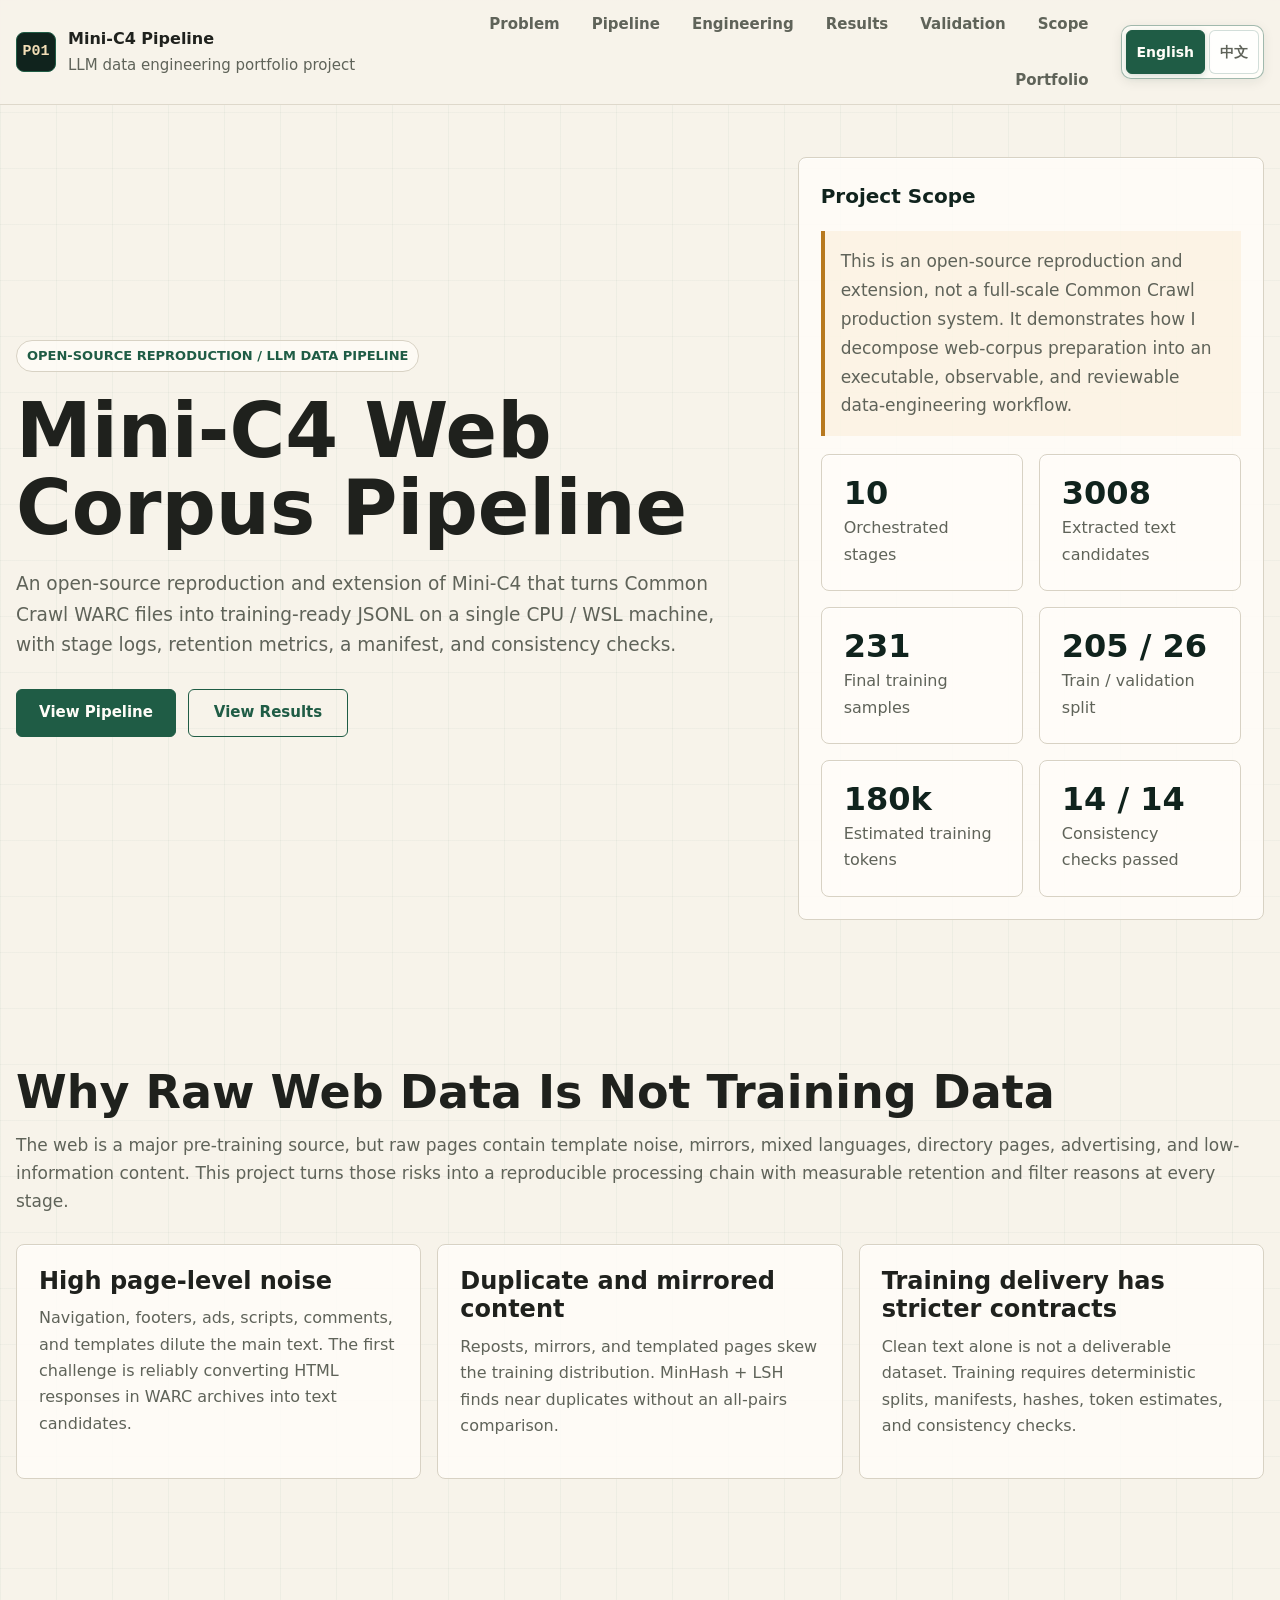
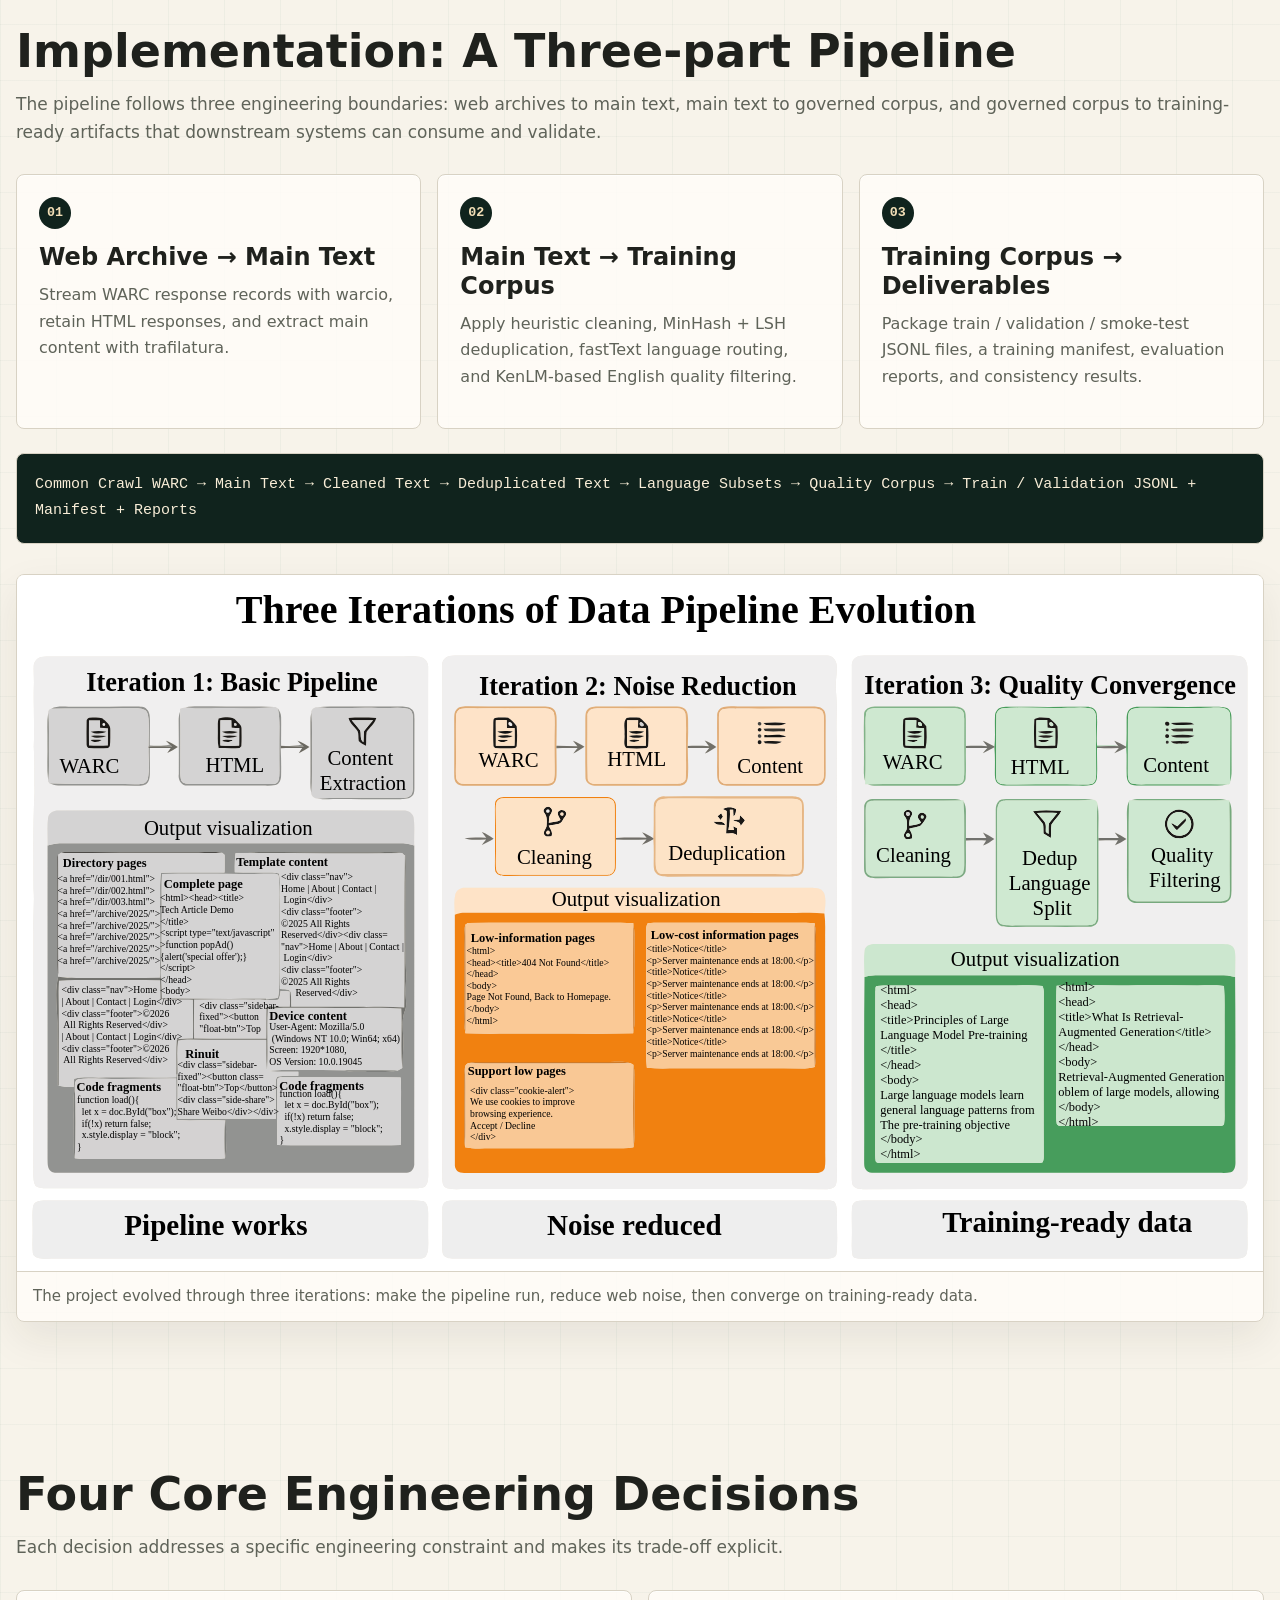
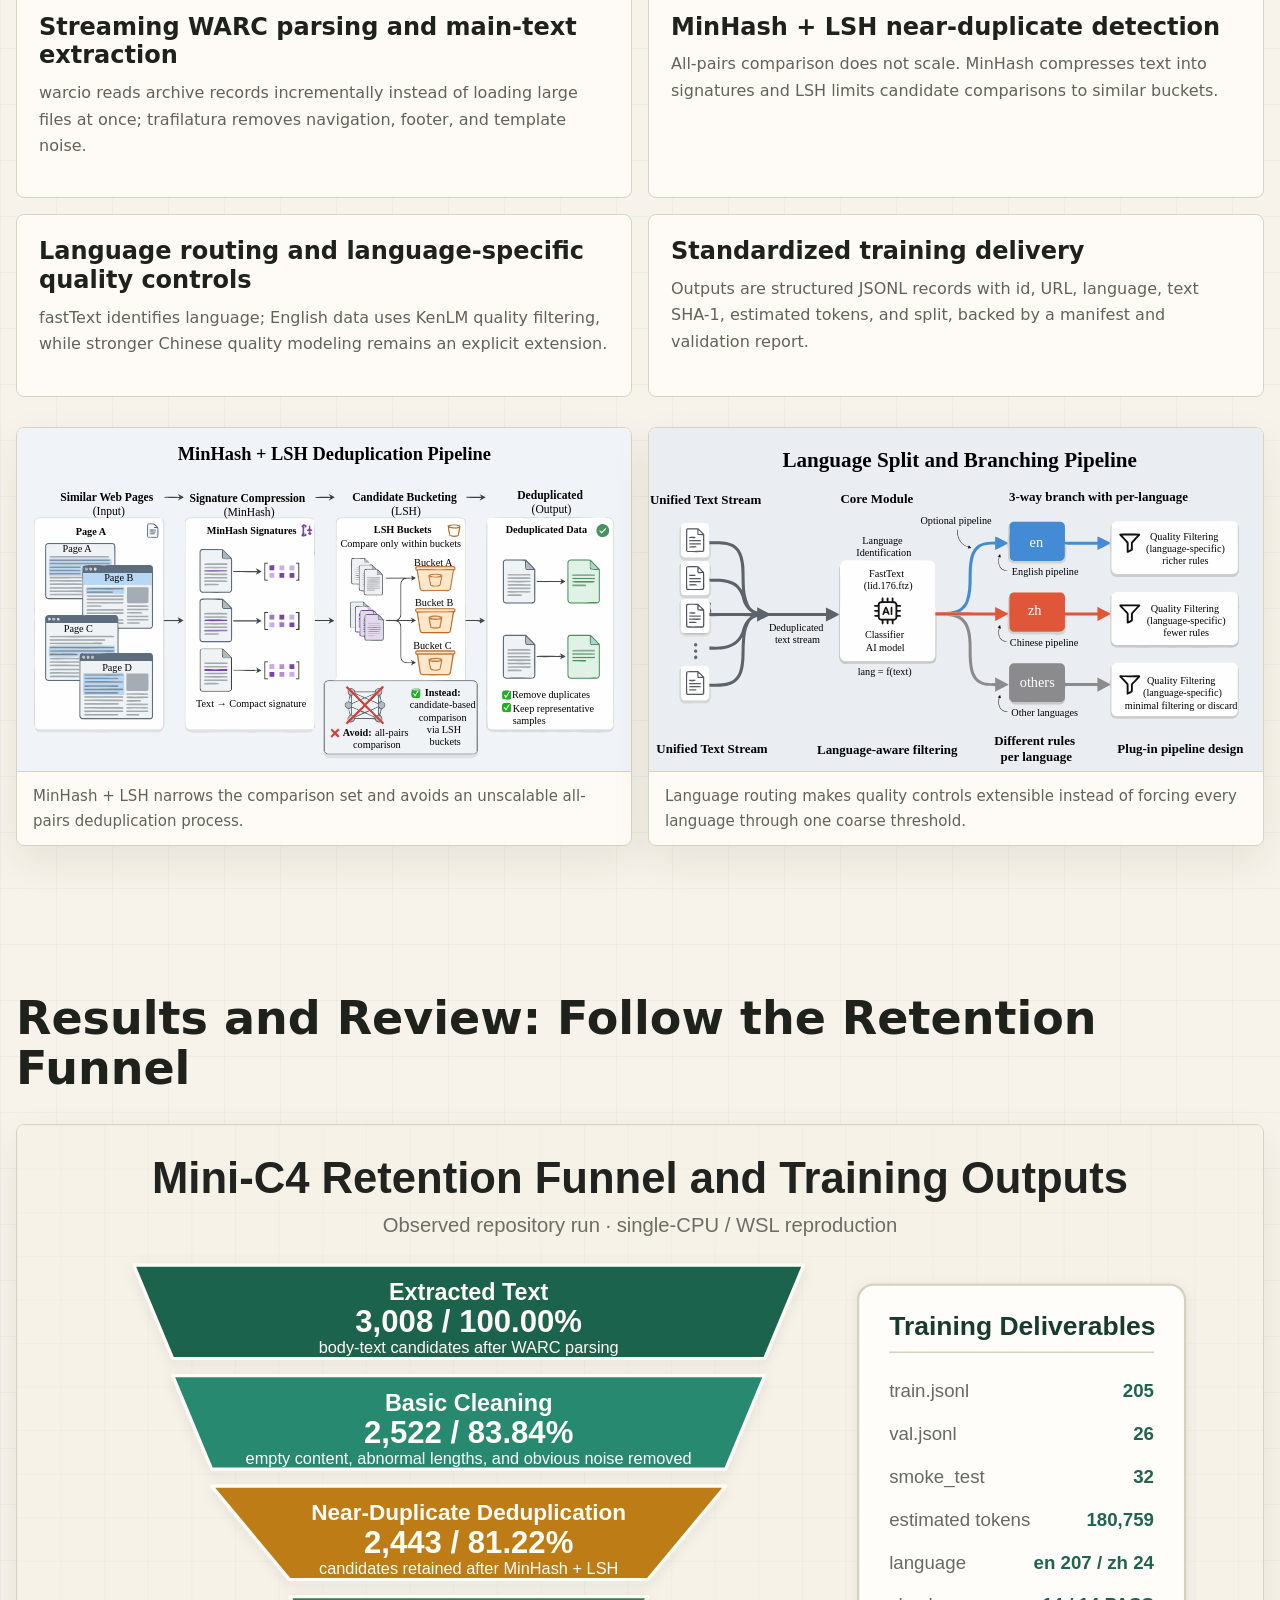
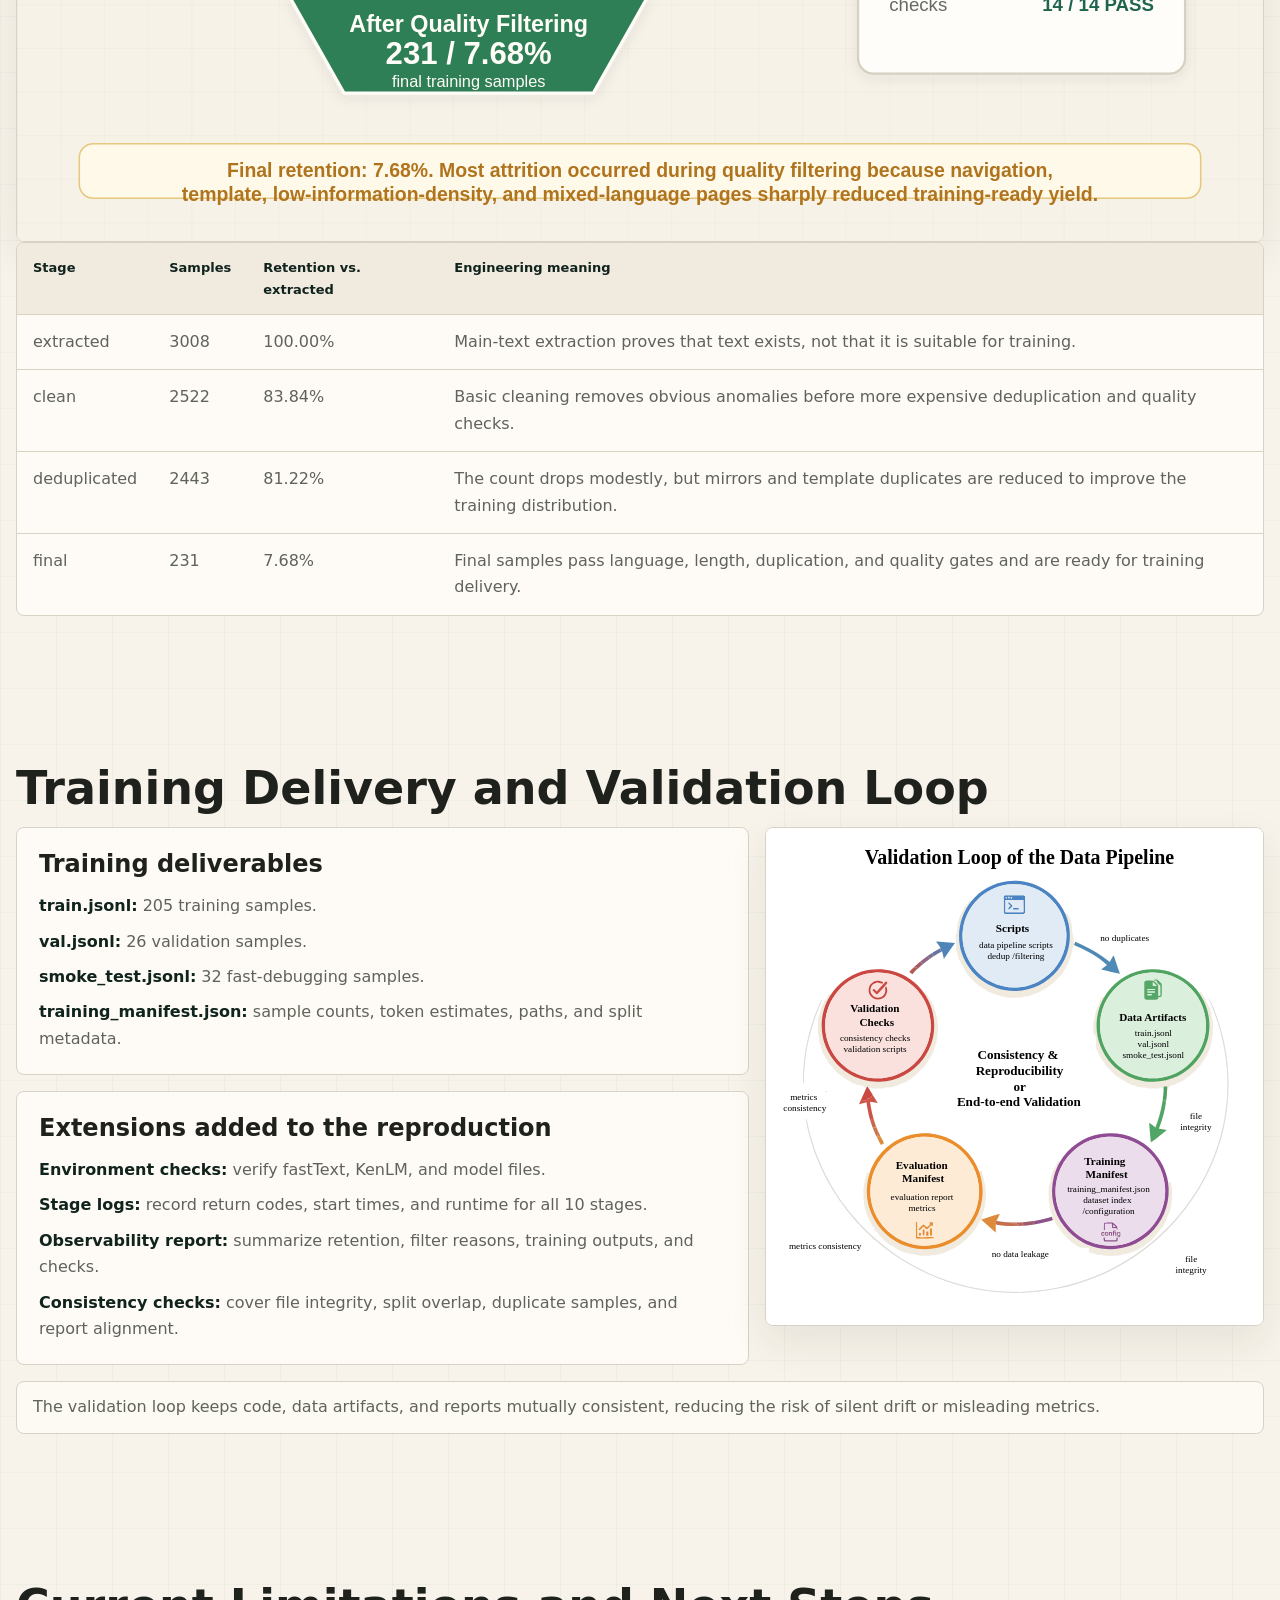
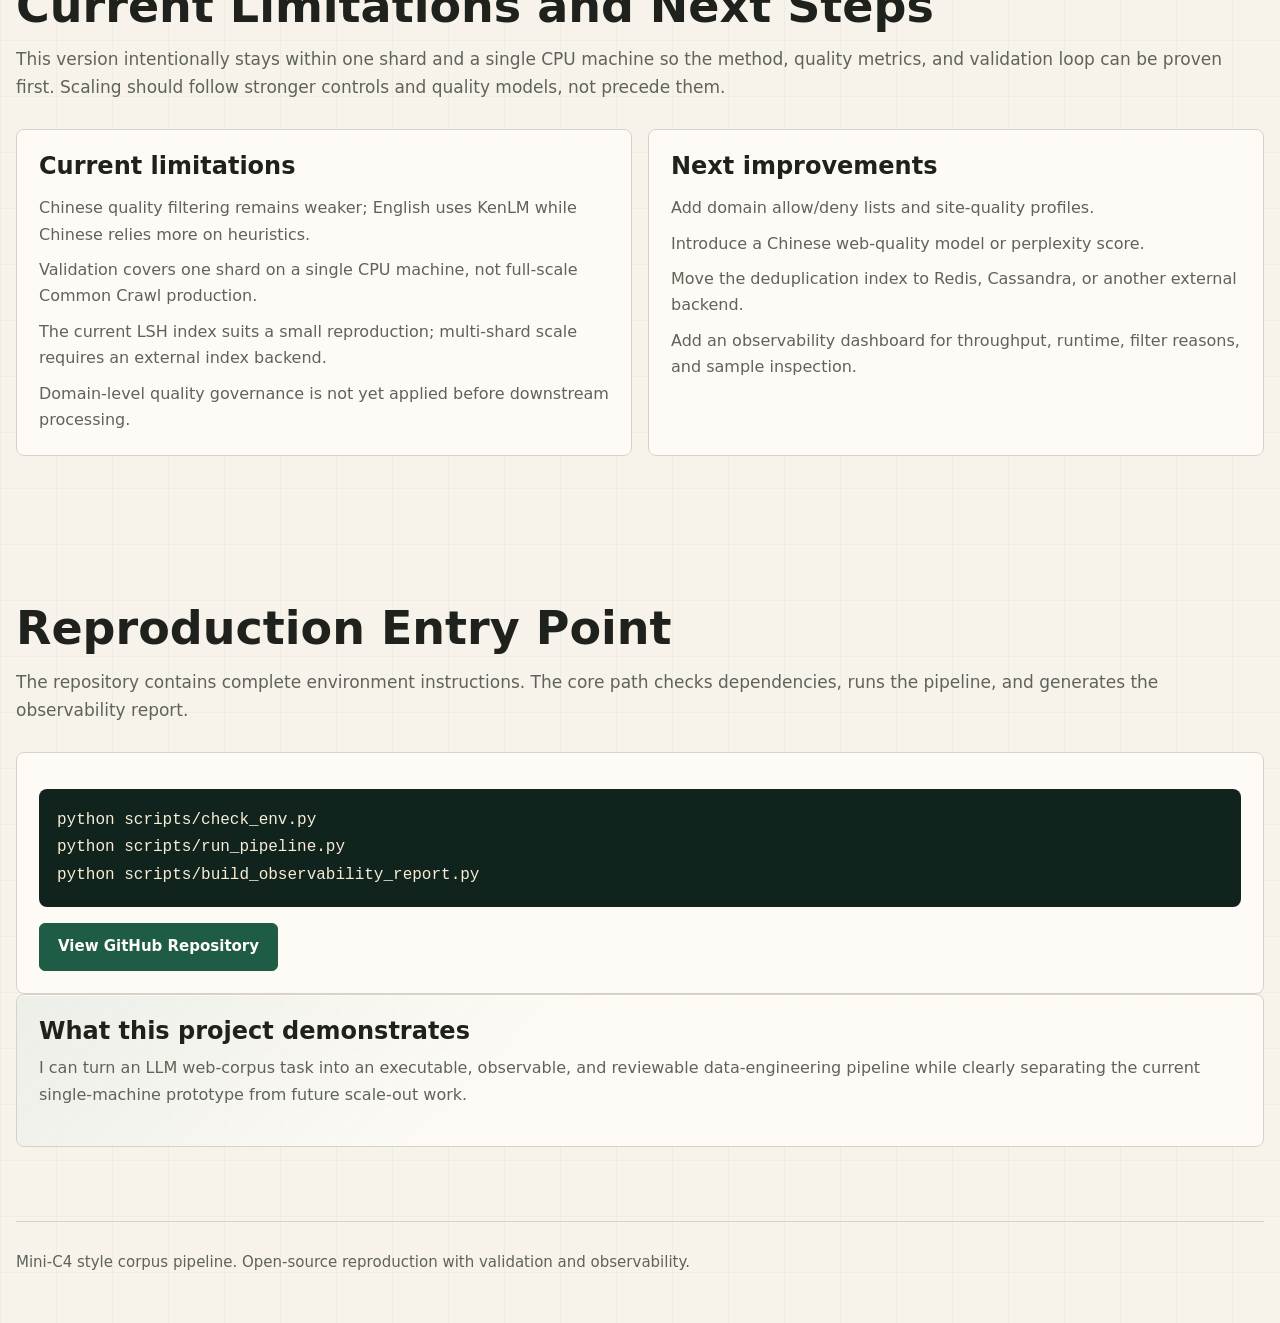
<file: public/projects/mini-c4-data-pipeline.html>
<!doctype html>
<html lang="en">
  <head>
    <meta charset="utf-8">
    <meta name="viewport" content="width=device-width, initial-scale=1">
    <title>Mini-C4 Web Corpus Pipeline | Jiaxin Zhang</title>
    <meta
      name="description"
      content="An open-source reproduction and extension of the Mini-C4 pipeline that turns Common Crawl WARC files into training-ready JSONL on a single CPU machine, with stage logs, retention metrics, manifests, and consistency checks."
    >
    <link rel="canonical" href="https://www.jiaxinzhang-data.com/projects/mini-c4-data-pipeline.html">
    <link rel="alternate" hreflang="en" href="https://www.jiaxinzhang-data.com/projects/mini-c4-data-pipeline.html">
    <link rel="alternate" hreflang="zh-CN" href="https://www.jiaxinzhang-data.com/zh/projects/mini-c4-data-pipeline.html">
    <link rel="alternate" hreflang="x-default" href="https://www.jiaxinzhang-data.com/projects/mini-c4-data-pipeline.html">
    <link rel="icon" href="../favicon.svg" type="image/svg+xml">
    <meta name="theme-color" content="#10231d">
    <meta property="og:type" content="article">
    <meta property="og:locale" content="en_US">
    <meta property="og:locale:alternate" content="zh_CN">
    <meta property="og:site_name" content="Jiaxin Zhang's Data Engineering Portfolio">
    <meta property="og:title" content="Mini-C4 Web Corpus Pipeline | Jiaxin Zhang">
    <meta property="og:description" content="Common Crawl WARC to training-ready JSONL, with stage logs, retention metrics, manifests, and consistency checks.">
    <meta property="og:url" content="https://www.jiaxinzhang-data.com/projects/mini-c4-data-pipeline.html">
    <meta property="og:image" content="https://www.jiaxinzhang-data.com/og-cover.png">
    <meta name="twitter:card" content="summary_large_image">
    <style>
      :root {
        --bg: #f7f3ea;
        --surface: #fffdf8;
        --surface-strong: #f0eadf;
        --ink: #1f211d;
        --muted: #5f6359;
        --line: #d8d2c4;
        --green: #1f5c45;
        --green-dark: #10231d;
        --green-soft: rgba(31, 92, 69, 0.1);
        --amber: #b7791f;
        --amber-soft: #f3dfb7;
        --radius: 8px;
        --content: 1360px;
        --shadow: 0 16px 40px rgba(32, 34, 29, 0.08);
      }

      * {
        box-sizing: border-box;
      }

      html {
        scroll-behavior: smooth;
      }

      body {
        margin: 0;
        background:
          linear-gradient(90deg, rgba(31, 92, 69, 0.045) 1px, transparent 1px),
          linear-gradient(rgba(31, 92, 69, 0.035) 1px, transparent 1px),
          var(--bg);
        background-size: 56px 56px;
        color: var(--ink);
        font-family: system-ui, -apple-system, BlinkMacSystemFont, "Segoe UI", sans-serif;
        font-size: clamp(16px, 1.04vw, 18px);
        line-height: 1.65;
      }

      a {
        color: inherit;
        text-decoration: none;
      }

      a:focus-visible {
        outline: 3px solid rgba(183, 121, 31, 0.55);
        outline-offset: 3px;
      }

      .skip-link {
        position: fixed;
        top: 12px;
        left: 12px;
        z-index: 100;
        padding: 10px 14px;
        border-radius: var(--radius);
        background: var(--green-dark);
        color: #fffdf8;
        transform: translateY(-160%);
        transition: transform 160ms ease;
      }

      .skip-link:focus {
        transform: translateY(0);
      }

      .site-header {
        position: sticky;
        top: 0;
        z-index: 20;
        border-bottom: 1px solid rgba(216, 210, 196, 0.82);
        background: rgba(247, 243, 234, 0.94);
        backdrop-filter: blur(12px);
      }

      .nav {
        display: flex;
        align-items: center;
        justify-content: space-between;
        width: min(100% - 32px, var(--content));
        min-height: 70px;
        margin: 0 auto;
        gap: 20px;
      }

      .brand {
        display: inline-grid;
        grid-template-columns: 40px auto;
        align-items: center;
        gap: 12px;
        min-width: max-content;
        font-weight: 750;
      }

      .brand-mark {
        display: grid;
        width: 40px;
        height: 40px;
        place-items: center;
        border: 1px solid var(--green);
        border-radius: var(--radius);
        background: var(--green-dark);
        color: var(--amber-soft);
        font-family: ui-monospace, SFMono-Regular, Consolas, monospace;
        font-size: 15px;
      }

      .brand small {
        display: block;
        color: var(--muted);
        font-size: 15px;
        font-weight: 500;
      }

      .nav-links {
        display: flex;
        flex-wrap: wrap;
        justify-content: flex-end;
        gap: 8px;
      }

      .nav-links a,
      .button {
        min-height: 48px;
        display: inline-flex;
        align-items: center;
        justify-content: center;
        border-radius: 6px;
        font-size: clamp(15px, 0.95vw, 16px);
        font-weight: 750;
      }

      .nav-links a {
        padding: 0 12px;
        color: var(--muted);
        font-size: clamp(15px, 0.95vw, 16px);
      }

      .nav-links a:hover {
        background: rgba(31, 92, 69, 0.08);
        color: var(--ink);
      }

      main {
        overflow: clip;
      }

      .section {
        width: min(100% - 32px, var(--content));
        margin: 0 auto;
        padding: 74px 0;
      }

      .hero {
        display: grid;
        grid-template-columns: minmax(0, 0.92fr) minmax(320px, 0.58fr);
        gap: 42px;
        align-items: center;
        min-height: calc(92dvh - 70px);
        padding-top: 52px;
      }

      .hero > * {
        min-width: 0;
      }

      .eyebrow {
        display: inline-flex;
        align-items: center;
        width: fit-content;
        min-height: 32px;
        padding: 0 10px;
        border: 1px solid var(--line);
        border-radius: 999px;
        background: rgba(255, 253, 248, 0.76);
        color: var(--green);
        font-size: 13px;
        font-weight: 800;
        text-transform: uppercase;
      }

      h1,
      h2,
      h3,
      p {
        margin-top: 0;
      }

      h1 {
        max-width: 880px;
        margin: 20px 0 22px;
        font-size: clamp(38px, 6.4vw, 76px);
        line-height: 1.02;
        letter-spacing: 0;
        overflow-wrap: anywhere;
      }

      h2 {
        margin-bottom: 14px;
        font-size: clamp(28px, 4vw, 46px);
        line-height: 1.08;
        letter-spacing: 0;
      }

      h3 {
        margin-bottom: 10px;
        font-size: 24px;
        line-height: 1.2;
      }

      .lead {
        max-width: 780px;
        color: var(--muted);
        font-size: clamp(18px, 1.45vw, 24px);
        overflow-wrap: anywhere;
      }

      .section-intro {
        max-width: 100%;
        margin-bottom: 28px;
        color: var(--muted);
        font-size: clamp(17px, 1.1vw, 19px);
      }

      .hero-actions,
      .repo-actions {
        display: flex;
        flex-wrap: wrap;
        gap: 12px;
        margin-top: 28px;
      }

      .repo-actions {
        margin-top: 16px;
      }

      .button {
        padding: 0 18px;
        border: 1px solid var(--green);
        color: var(--green);
        transition: transform 180ms ease, background 180ms ease, color 180ms ease;
      }

      .button.primary {
        background: var(--green);
        color: #fffdf8;
      }

      .button:hover {
        transform: translateY(-2px);
      }

      .hero-panel,
      .card,
      .metric,
      .flow-step,
      .project-figure,
      .run-box,
      .summary-box {
        border: 1px solid var(--line);
        border-radius: var(--radius);
        background: rgba(255, 253, 248, 0.86);
        box-shadow: 0 1px 0 rgba(255, 255, 255, 0.7) inset;
      }

      .hero-panel {
        padding: 22px;
      }

      .hero-panel strong {
        color: var(--green-dark);
        font-size: 20px;
      }

      .scope-note {
        margin: 18px 0 0;
        padding: 16px;
        border-left: 4px solid var(--amber);
        background: rgba(243, 223, 183, 0.28);
        color: var(--muted);
        font-size: clamp(17px, 1.1vw, 19px);
        line-height: 1.7;
      }

      .metric-grid,
      .problem-grid,
      .engineering-grid,
      .validation-copy,
      .limits-grid,
      .flow-grid,
      .figure-grid {
        display: grid;
        gap: 16px;
      }

      .metric-grid {
        grid-template-columns: repeat(2, minmax(0, 1fr));
        margin-top: 18px;
      }

      .problem-grid,
      .flow-grid {
        grid-template-columns: repeat(3, minmax(0, 1fr));
      }

      .engineering-grid,
      .limits-grid,
      .figure-grid {
        grid-template-columns: repeat(2, minmax(0, 1fr));
      }

      .validation-layout {
        display: grid;
        grid-template-columns: minmax(0, 1fr) minmax(320px, 0.68fr);
        gap: 16px;
        align-items: start;
      }

      .metric,
      .card,
      .flow-step,
      .run-box,
      .summary-box {
        padding: 22px;
      }

      .metric strong {
        display: block;
        margin-bottom: 6px;
        color: var(--green-dark);
        font-family: system-ui, -apple-system, BlinkMacSystemFont, "Segoe UI", sans-serif;
        font-size: clamp(32px, 2vw, 36px);
        font-weight: 800;
        font-variant-numeric: tabular-nums;
        line-height: 1;
      }

      .metric span,
      .card p,
      .flow-step p,
      .summary-box p {
        color: var(--muted);
      }

      .metric span {
        font-size: clamp(16px, 1vw, 18px);
        font-weight: 500;
      }

      .hero-actions .button {
        width: 160px;
      }

      .card ul,
      .summary-box ul {
        display: grid;
        gap: 9px;
        margin: 14px 0 0;
        padding: 0;
        list-style: none;
      }

      .card li,
      .summary-box li {
        color: var(--muted);
      }

      .card li strong,
      .summary-box li strong {
        color: var(--green-dark);
      }

      .flow-step small {
        display: inline-grid;
        width: 32px;
        height: 32px;
        margin-bottom: 14px;
        place-items: center;
        border-radius: 50%;
        background: var(--green-dark);
        color: var(--amber-soft);
        font-family: ui-monospace, SFMono-Regular, Consolas, monospace;
        font-weight: 800;
      }

      .pipeline-line {
        margin: 24px 0 0;
        padding: 18px;
        border: 1px solid var(--line);
        border-radius: var(--radius);
        background: var(--green-dark);
        color: #f8edd7;
        font-family: ui-monospace, SFMono-Regular, Consolas, monospace;
        font-size: 15px;
        line-height: 1.75;
      }

      .project-figure {
        margin: 30px 0 0;
        overflow: hidden;
        box-shadow: var(--shadow);
      }

      .project-figure a {
        display: block;
      }

      .project-figure img {
        display: block;
        width: 100%;
        height: auto;
        background: var(--surface-strong);
      }

      .project-figure figcaption {
        padding: 12px 16px;
        border-top: 1px solid var(--line);
        color: var(--muted);
        font-size: 15px;
      }

      .figure-grid {
        margin-top: 30px;
      }

      .figure-grid .project-figure {
        margin: 0;
      }

      .validation-layout .project-figure {
        margin: 0;
      }

      .validation-note {
        grid-column: 1 / -1;
        margin: 0;
        padding: 12px 16px;
        border: 1px solid var(--line);
        border-radius: var(--radius);
        background: rgba(255, 253, 248, 0.78);
        color: var(--muted);
      }

      @media (min-width: 901px) {
        .validation-note {
          white-space: nowrap;
        }
      }

      .data-table {
        overflow-x: auto;
        border: 1px solid var(--line);
        border-radius: var(--radius);
        background: rgba(255, 253, 248, 0.86);
      }

      table {
        width: 100%;
        min-width: 720px;
        border-collapse: collapse;
      }

      th,
      td {
        padding: 14px 16px;
        border-bottom: 1px solid var(--line);
        text-align: left;
        vertical-align: top;
      }

      th {
        background: var(--surface-strong);
        color: var(--green-dark);
        font-size: 13px;
      }

      td {
        color: var(--muted);
      }

      tr:last-child td {
        border-bottom: 0;
      }

      code,
      pre {
        font-family: ui-monospace, SFMono-Regular, Consolas, monospace;
      }

      pre {
        overflow-x: auto;
        margin: 14px 0 0;
        padding: 18px;
        border-radius: var(--radius);
        background: var(--green-dark);
        color: #f8edd7;
        line-height: 1.7;
      }

      .summary-box {
        background:
          linear-gradient(135deg, rgba(31, 92, 69, 0.08), transparent 42%),
          rgba(255, 253, 248, 0.86);
      }

      footer {
        width: min(100% - 32px, var(--content));
        margin: 0 auto;
        padding: 28px 0 48px;
        border-top: 1px solid var(--line);
        color: var(--muted);
        font-size: 15px;
      }

      @media (max-width: 900px) {
        .nav {
          align-items: flex-start;
          flex-direction: column;
          padding: 14px 0;
          gap: 10px;
        }

        .nav-links {
          justify-content: flex-start;
        }

        .hero,
        .problem-grid,
        .engineering-grid,
        .validation-layout,
        .limits-grid,
        .flow-grid,
        .figure-grid {
          grid-template-columns: 1fr;
        }

        .hero {
          min-height: auto;
          padding-top: 44px;
        }
      }

      @media (max-width: 560px) {
        .section,
        .nav,
        footer {
          width: min(100% - 24px, var(--content));
        }

        .section {
          padding: 56px 0;
        }

        h1 {
          max-width: 100%;
          font-size: clamp(27px, 7.5vw, 30px);
          line-height: 1.08;
          word-break: break-all;
        }

        .lead {
          max-width: 100%;
          font-size: 17px;
          word-break: break-all;
        }

        .metric-grid {
          grid-template-columns: 1fr;
        }
      }

      @media (prefers-reduced-motion: reduce) {
        *,
        *::before,
        *::after {
          scroll-behavior: auto !important;
          transition: none !important;
        }
      }
    </style>
    <link rel="stylesheet" href="../assets/i18n.css">
  </head>
  <body id="top">
    <a class="skip-link" href="#main-content">Skip to main content</a>
    <header class="site-header">
      <nav class="nav" aria-label="Project navigation">
        <a class="brand" href="../index.html#top" aria-label="Back to homepage">
          <span class="brand-mark">P01</span>
          <span>
            Mini-C4 Pipeline
            <small>LLM data engineering portfolio project</small>
          </span>
        </a>
        <div class="nav-links">
          <a href="#problem">Problem</a>
          <a href="#pipeline">Pipeline</a>
          <a href="#engineering">Engineering</a>
          <a href="#results">Results</a>
          <a href="#validation">Validation</a>
          <a href="#limits">Scope</a>
          <a href="../index.html#projects">Portfolio</a>
        </div>
        <div class="language-switch" aria-label="Choose language">
          <span lang="en" aria-current="page">English</span>
          <a href="../zh/projects/mini-c4-data-pipeline.html" lang="zh-CN" hreflang="zh-CN">中文</a>
        </div>
      </nav>
    </header>

    <main id="main-content">
      <section class="section hero" aria-labelledby="project-title">
        <div>
          <span class="eyebrow">Open-source reproduction / LLM data pipeline</span>
          <h1 id="project-title">Mini-C4 Web Corpus Pipeline</h1>
          <p class="lead">
            An open-source reproduction and extension of Mini-C4 that turns Common Crawl WARC files into training-ready JSONL on a single CPU / WSL machine, with stage logs, retention metrics, a manifest, and consistency checks.
          </p>
          <div class="hero-actions">
            <a class="button primary" href="#pipeline">View Pipeline</a>
            <a class="button" href="#results">View Results</a>
          </div>
        </div>

        <aside class="hero-panel" aria-label="Project metrics and scope">
          <strong>Project Scope</strong>
          <p class="scope-note">
            This is an open-source reproduction and extension, not a full-scale Common Crawl production system. It demonstrates how I decompose web-corpus preparation into an executable, observable, and reviewable data-engineering workflow.
          </p>
          <div class="metric-grid">
            <div class="metric"><strong>10</strong><span>Orchestrated stages</span></div>
            <div class="metric"><strong>3008</strong><span>Extracted text candidates</span></div>
            <div class="metric"><strong>231</strong><span>Final training samples</span></div>
            <div class="metric"><strong>205 / 26</strong><span>Train / validation split</span></div>
            <div class="metric"><strong>180k</strong><span>Estimated training tokens</span></div>
            <div class="metric"><strong>14 / 14</strong><span>Consistency checks passed</span></div>
          </div>
        </aside>
      </section>

      <section class="section" id="problem" aria-labelledby="problem-title">
        <h2 id="problem-title">Why Raw Web Data Is Not Training Data</h2>
        <p class="section-intro">
          The web is a major pre-training source, but raw pages contain template noise, mirrors, mixed languages, directory pages, advertising, and low-information content. This project turns those risks into a reproducible processing chain with measurable retention and filter reasons at every stage.
        </p>
        <div class="problem-grid">
          <article class="card">
            <h3>High page-level noise</h3>
            <p>Navigation, footers, ads, scripts, comments, and templates dilute the main text. The first challenge is reliably converting HTML responses in WARC archives into text candidates.</p>
          </article>
          <article class="card">
            <h3>Duplicate and mirrored content</h3>
            <p>Reposts, mirrors, and templated pages skew the training distribution. MinHash + LSH finds near duplicates without an all-pairs comparison.</p>
          </article>
          <article class="card">
            <h3>Training delivery has stricter contracts</h3>
            <p>Clean text alone is not a deliverable dataset. Training requires deterministic splits, manifests, hashes, token estimates, and consistency checks.</p>
          </article>
        </div>
      </section>

      <section class="section" id="pipeline" aria-labelledby="pipeline-title">
        <h2 id="pipeline-title">Implementation: A Three-part Pipeline</h2>
        <p class="section-intro">
          The pipeline follows three engineering boundaries: web archives to main text, main text to governed corpus, and governed corpus to training-ready artifacts that downstream systems can consume and validate.
        </p>
        <div class="flow-grid">
          <article class="flow-step">
            <small>01</small>
            <h3>Web Archive → Main Text</h3>
            <p>Stream WARC response records with warcio, retain HTML responses, and extract main content with trafilatura.</p>
          </article>
          <article class="flow-step">
            <small>02</small>
            <h3>Main Text → Training Corpus</h3>
            <p>Apply heuristic cleaning, MinHash + LSH deduplication, fastText language routing, and KenLM-based English quality filtering.</p>
          </article>
          <article class="flow-step">
            <small>03</small>
            <h3>Training Corpus → Deliverables</h3>
            <p>Package train / validation / smoke-test JSONL files, a training manifest, evaluation reports, and consistency results.</p>
          </article>
        </div>
        <div class="pipeline-line" aria-label="Mini-C4 core data flow">
          Common Crawl WARC → Main Text → Cleaned Text → Deduplicated Text → Language Subsets → Quality Corpus → Train / Validation JSONL + Manifest + Reports
        </div>
        <figure class="project-figure" data-visual="pipeline-iterations">
          <a href="../assets/projects/mini-c4/pipeline-iterations-en.svg" target="_blank" rel="noopener">
            <img src="../assets/projects/mini-c4/pipeline-iterations-en.svg" alt="Three iterations of the Mini-C4 pipeline, from execution to noise reduction and quality convergence" width="900" height="503" loading="lazy">
          </a>
          <figcaption>The project evolved through three iterations: make the pipeline run, reduce web noise, then converge on training-ready data.</figcaption>
        </figure>
      </section>

      <section class="section" id="engineering" aria-labelledby="engineering-title">
        <h2 id="engineering-title">Four Core Engineering Decisions</h2>
        <p class="section-intro">
          Each decision addresses a specific engineering constraint and makes its trade-off explicit.
        </p>
        <div class="engineering-grid">
          <article class="card">
            <h3>Streaming WARC parsing and main-text extraction</h3>
            <p>warcio reads archive records incrementally instead of loading large files at once; trafilatura removes navigation, footer, and template noise.</p>
          </article>
          <article class="card">
            <h3>MinHash + LSH near-duplicate detection</h3>
            <p>All-pairs comparison does not scale. MinHash compresses text into signatures and LSH limits candidate comparisons to similar buckets.</p>
          </article>
          <article class="card">
            <h3>Language routing and language-specific quality controls</h3>
            <p>fastText identifies language; English data uses KenLM quality filtering, while stronger Chinese quality modeling remains an explicit extension.</p>
          </article>
          <article class="card">
            <h3>Standardized training delivery</h3>
            <p>Outputs are structured JSONL records with id, URL, language, text SHA-1, estimated tokens, and split, backed by a manifest and validation report.</p>
          </article>
        </div>
        <div class="figure-grid" aria-label="Core engineering diagrams">
          <figure class="project-figure" data-visual="dedup-minhash-lsh">
            <a href="../assets/projects/mini-c4/dedup-minhash-lsh-en.svg" target="_blank" rel="noopener">
              <img src="../assets/projects/mini-c4/dedup-minhash-lsh-en.svg" alt="MinHash and LSH near-duplicate flow from signatures to candidate buckets and duplicate removal" width="900" height="503" loading="lazy">
            </a>
            <figcaption>MinHash + LSH narrows the comparison set and avoids an unscalable all-pairs deduplication process.</figcaption>
          </figure>
          <figure class="project-figure" data-visual="language-branching">
            <a href="../assets/projects/mini-c4/language-branching-en.svg" target="_blank" rel="noopener">
              <img src="../assets/projects/mini-c4/language-branching-en.svg" alt="fastText language routing into English, Chinese, and other-language branches" width="900" height="503" loading="lazy">
            </a>
            <figcaption>Language routing makes quality controls extensible instead of forcing every language through one coarse threshold.</figcaption>
          </figure>
        </div>
      </section>

      <section class="section" id="results" aria-labelledby="results-title">
        <h2 id="results-title">Results and Review: Follow the Retention Funnel</h2>
        <figure class="project-figure" data-visual="retention-funnel-current">
          <a href="../assets/projects/mini-c4/retention-funnel-current-en.svg" target="_blank" rel="noopener">
            <img src="../assets/projects/mini-c4/retention-funnel-current-en.svg" alt="Mini-C4 retention funnel from 3,008 extracted candidates to 231 final samples" width="1600" height="920" loading="lazy">
          </a>
                  </figure>
        <div class="data-table" aria-label="Mini-C4 experiment retention results">
          <table>
            <thead>
              <tr><th>Stage</th><th>Samples</th><th>Retention vs. extracted</th><th>Engineering meaning</th></tr>
            </thead>
            <tbody>
              <tr><td>extracted</td><td>3008</td><td>100.00%</td><td>Main-text extraction proves that text exists, not that it is suitable for training.</td></tr>
              <tr><td>clean</td><td>2522</td><td>83.84%</td><td>Basic cleaning removes obvious anomalies before more expensive deduplication and quality checks.</td></tr>
              <tr><td>deduplicated</td><td>2443</td><td>81.22%</td><td>The count drops modestly, but mirrors and template duplicates are reduced to improve the training distribution.</td></tr>
              <tr><td>final</td><td>231</td><td>7.68%</td><td>Final samples pass language, length, duplication, and quality gates and are ready for training delivery.</td></tr>
            </tbody>
          </table>
        </div>
      </section>

      <section class="section" id="validation" aria-labelledby="validation-title">
        <h2 id="validation-title">Training Delivery and Validation Loop</h2>
        <div class="validation-layout">
          <div class="validation-copy">
            <article class="card">
              <h3>Training deliverables</h3>
              <ul>
                <li><strong>train.jsonl:</strong> 205 training samples.</li>
                <li><strong>val.jsonl:</strong> 26 validation samples.</li>
                <li><strong>smoke_test.jsonl:</strong> 32 fast-debugging samples.</li>
                <li><strong>training_manifest.json:</strong> sample counts, token estimates, paths, and split metadata.</li>
              </ul>
            </article>
            <article class="card">
              <h3>Extensions added to the reproduction</h3>
              <ul>
                <li><strong>Environment checks:</strong> verify fastText, KenLM, and model files.</li>
                <li><strong>Stage logs:</strong> record return codes, start times, and runtime for all 10 stages.</li>
                <li><strong>Observability report:</strong> summarize retention, filter reasons, training outputs, and checks.</li>
                <li><strong>Consistency checks:</strong> cover file integrity, split overlap, duplicate samples, and report alignment.</li>
              </ul>
            </article>
          </div>
          <figure class="project-figure" data-visual="validation-loop">
            <a href="../assets/projects/mini-c4/validation-loop-en.svg" target="_blank" rel="noopener">
              <img src="../assets/projects/mini-c4/validation-loop-en.svg" alt="Validation loop connecting scripts, data artifacts, the training manifest, evaluation outputs, and consistency checks" width="1024" height="1024" loading="lazy">
            </a>
          </figure>
          <p class="validation-note">The validation loop keeps code, data artifacts, and reports mutually consistent, reducing the risk of silent drift or misleading metrics.</p>
        </div>
      </section>

      <section class="section" id="limits" aria-labelledby="limits-title">
        <h2 id="limits-title">Current Limitations and Next Steps</h2>
        <p class="section-intro">
          This version intentionally stays within one shard and a single CPU machine so the method, quality metrics, and validation loop can be proven first. Scaling should follow stronger controls and quality models, not precede them.
        </p>
        <div class="limits-grid">
          <article class="card">
            <h3>Current limitations</h3>
            <ul>
              <li>Chinese quality filtering remains weaker; English uses KenLM while Chinese relies more on heuristics.</li>
              <li>Validation covers one shard on a single CPU machine, not full-scale Common Crawl production.</li>
              <li>The current LSH index suits a small reproduction; multi-shard scale requires an external index backend.</li>
              <li>Domain-level quality governance is not yet applied before downstream processing.</li>
            </ul>
          </article>
          <article class="card">
            <h3>Next improvements</h3>
            <ul>
              <li>Add domain allow/deny lists and site-quality profiles.</li>
              <li>Introduce a Chinese web-quality model or perplexity score.</li>
              <li>Move the deduplication index to Redis, Cassandra, or another external backend.</li>
              <li>Add an observability dashboard for throughput, runtime, filter reasons, and sample inspection.</li>
            </ul>
          </article>
        </div>
      </section>

      <section class="section" id="run" aria-labelledby="run-title">
        <h2 id="run-title">Reproduction Entry Point</h2>
        <p class="section-intro">
          The repository contains complete environment instructions. The core path checks dependencies, runs the pipeline, and generates the observability report.
        </p>
        <div class="run-box">
          <pre><code>python scripts/check_env.py
python scripts/run_pipeline.py
python scripts/build_observability_report.py</code></pre>
          <div class="repo-actions">
            <a class="button primary" href="https://github.com/JiaxinZhang-space/mini-c4-data-pipeline" target="_blank" rel="noopener">View GitHub Repository</a>
          </div>
        </div>
        <div class="summary-box">
          <h3>What this project demonstrates</h3>
          <p>I can turn an LLM web-corpus task into an executable, observable, and reviewable data-engineering pipeline while clearly separating the current single-machine prototype from future scale-out work.</p>
        </div>
      </section>
    </main>

    <footer>
      <span>Mini-C4 style corpus pipeline. Open-source reproduction with validation and observability.</span>
    </footer>
  </body>
</html>
</file>
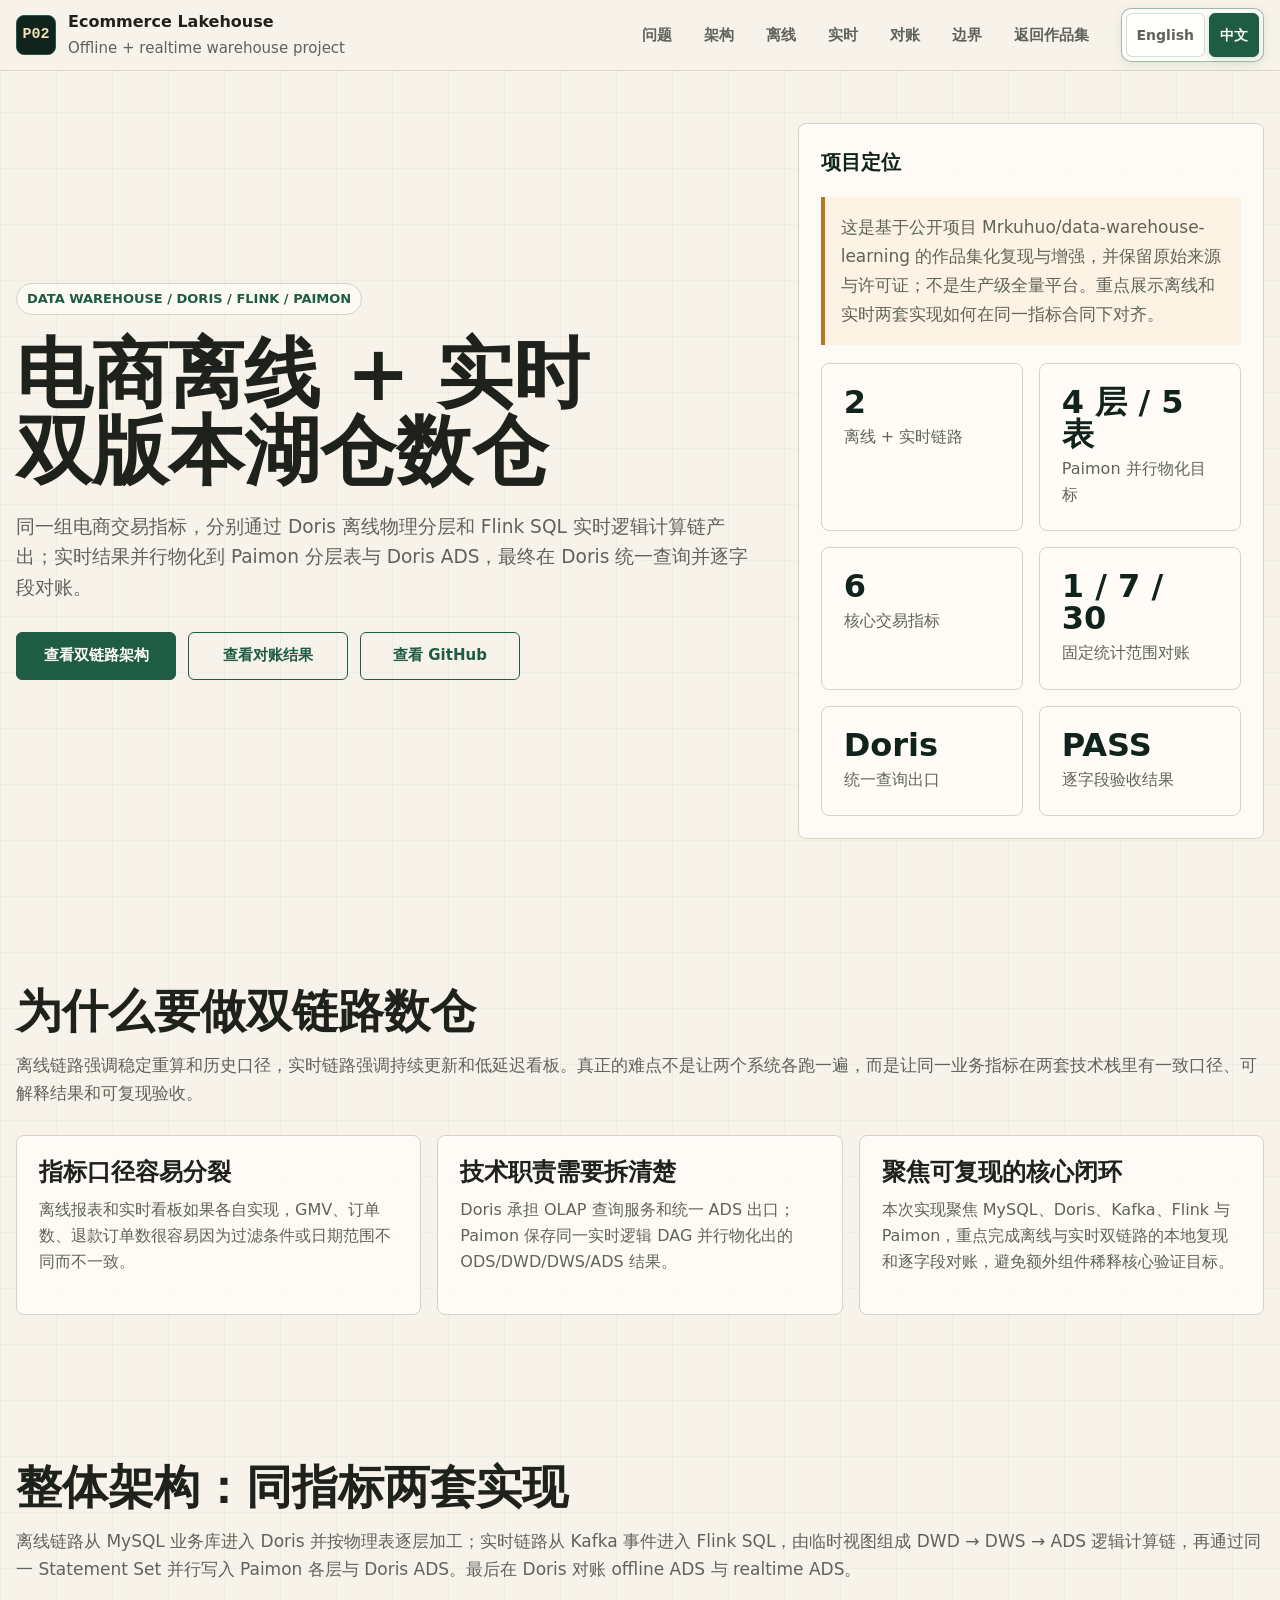
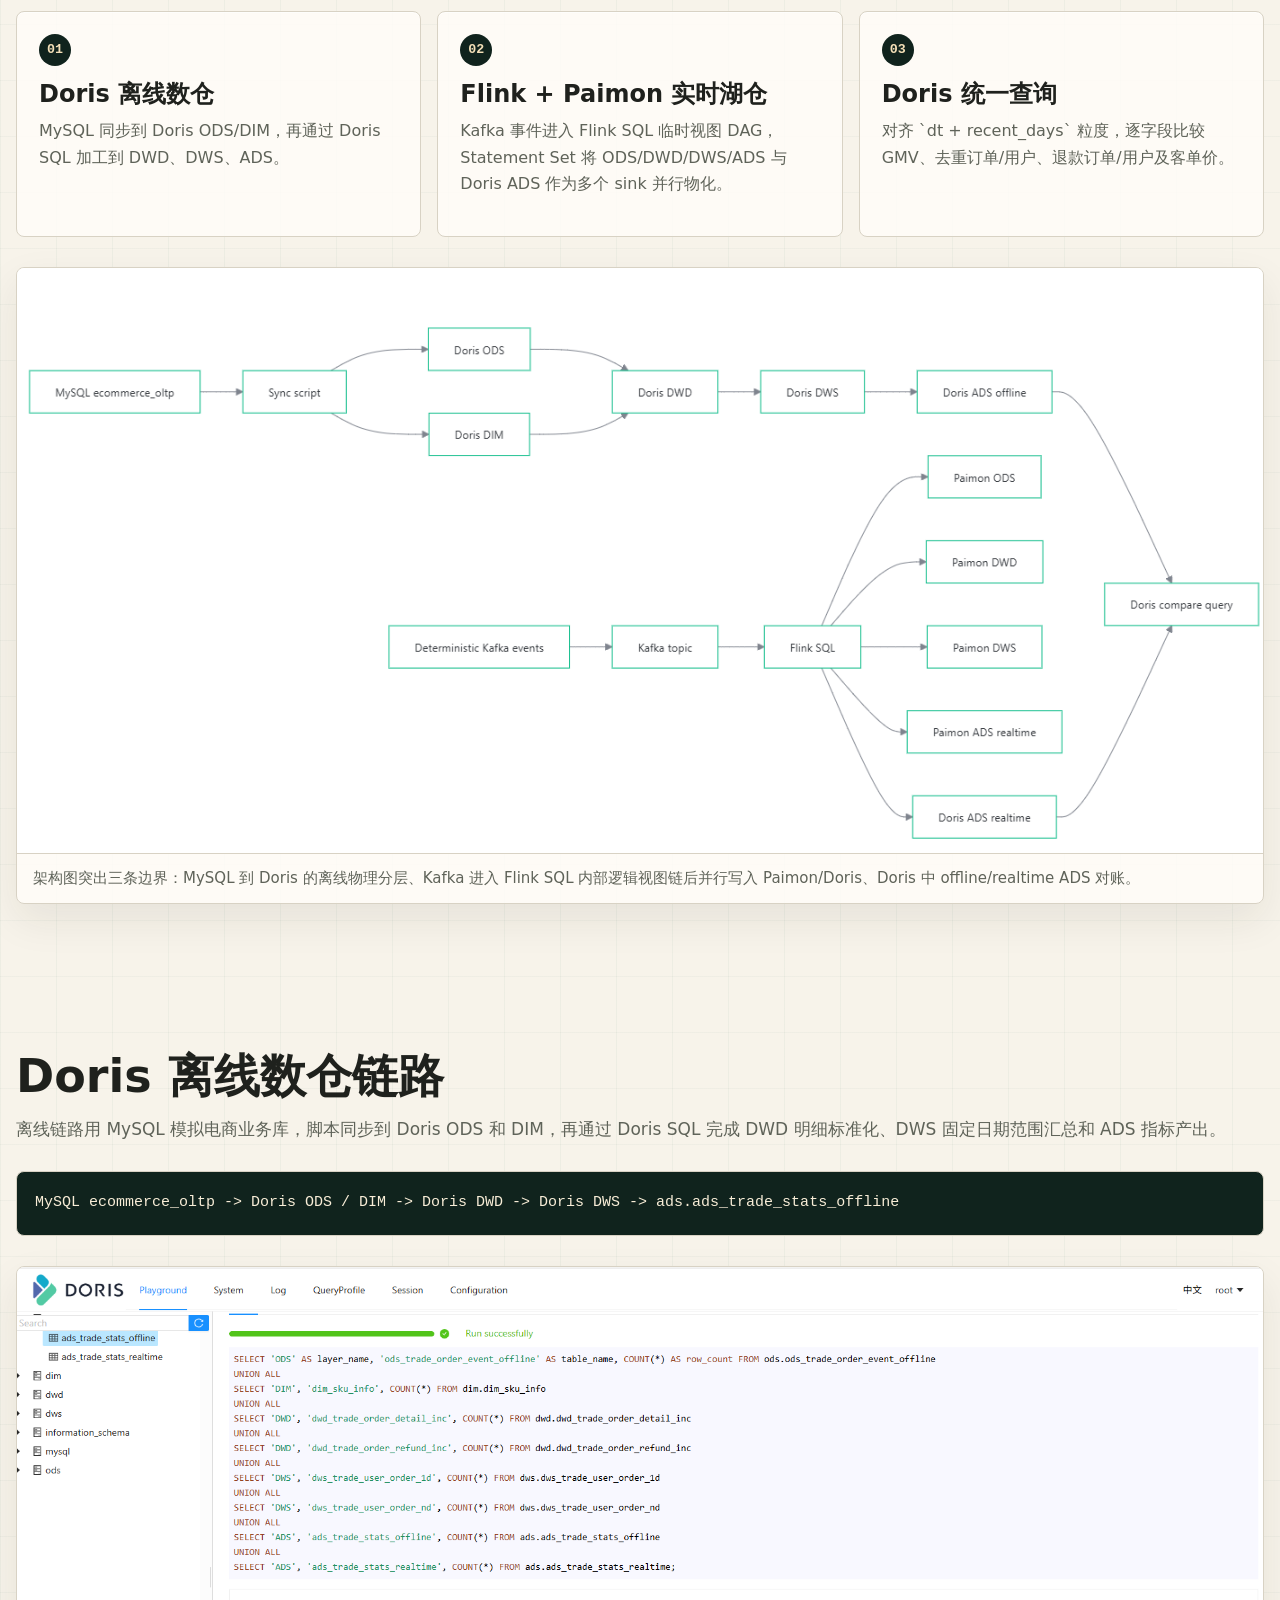
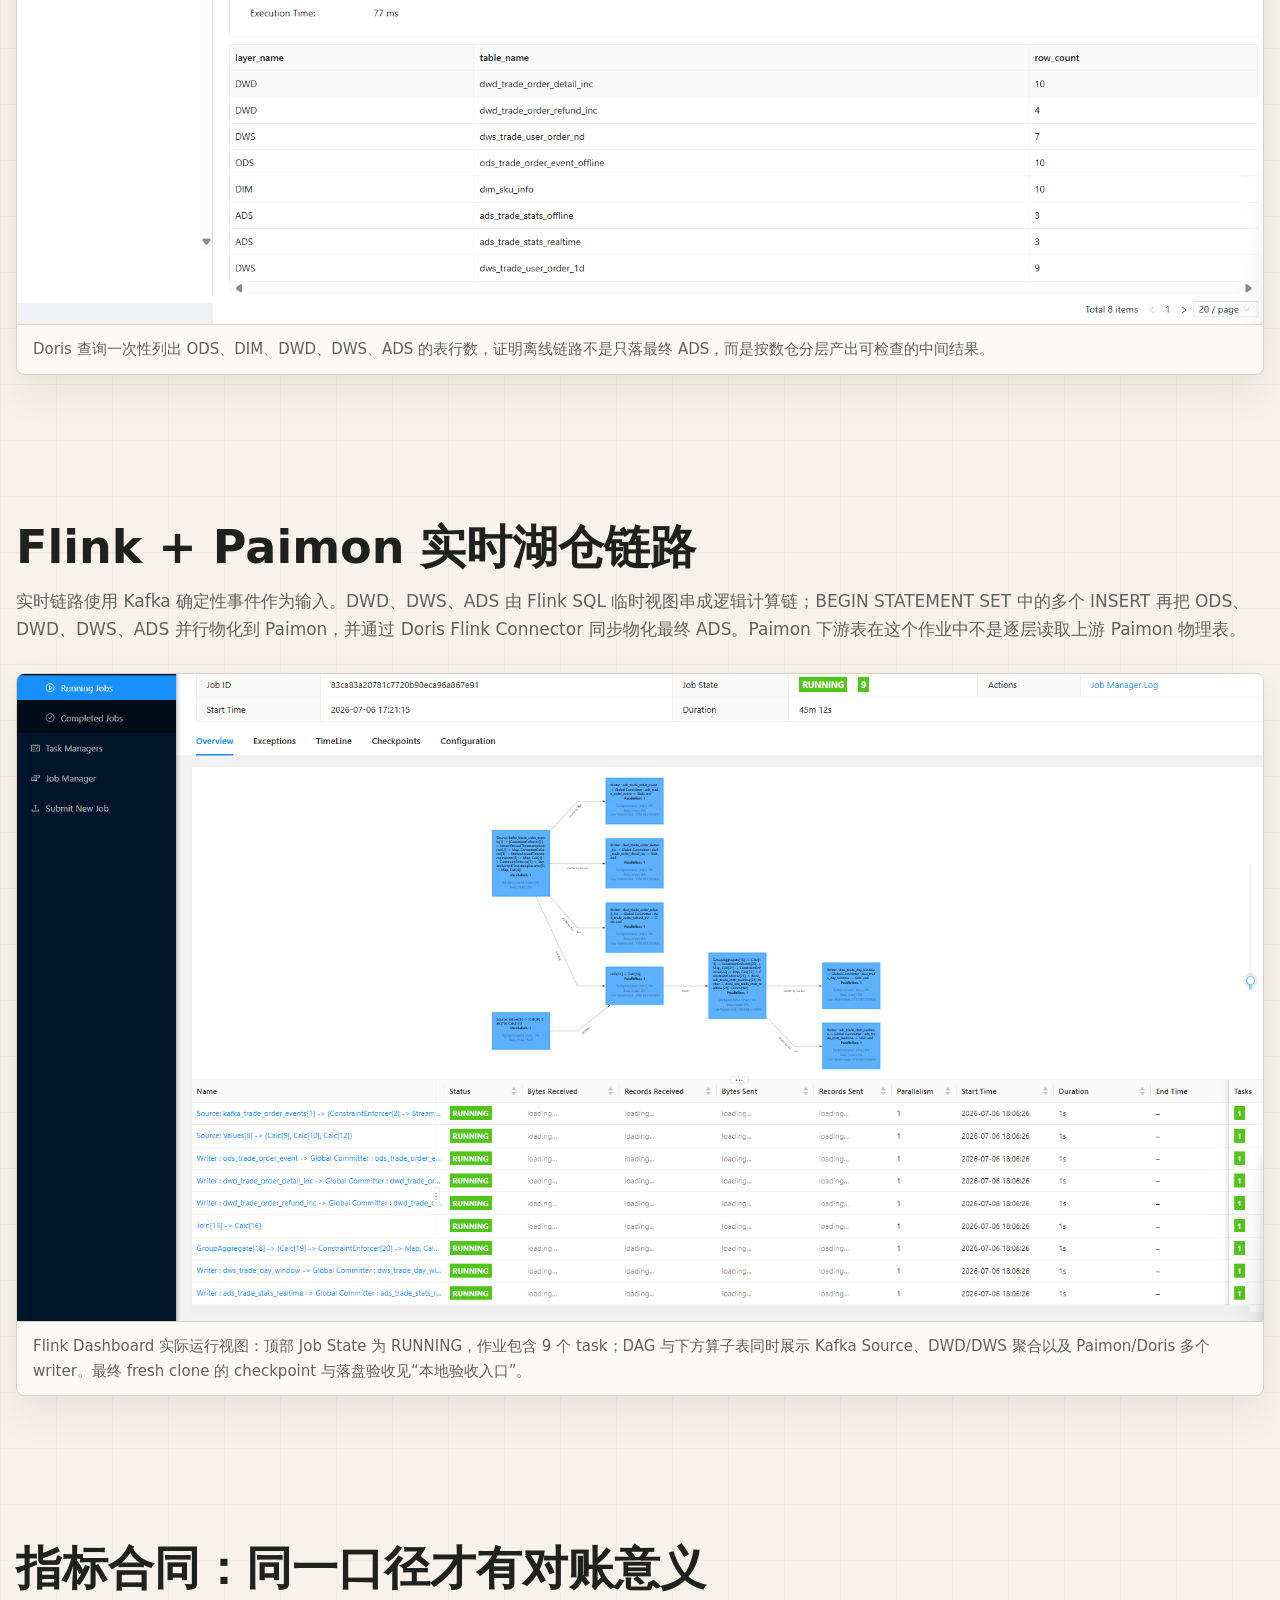
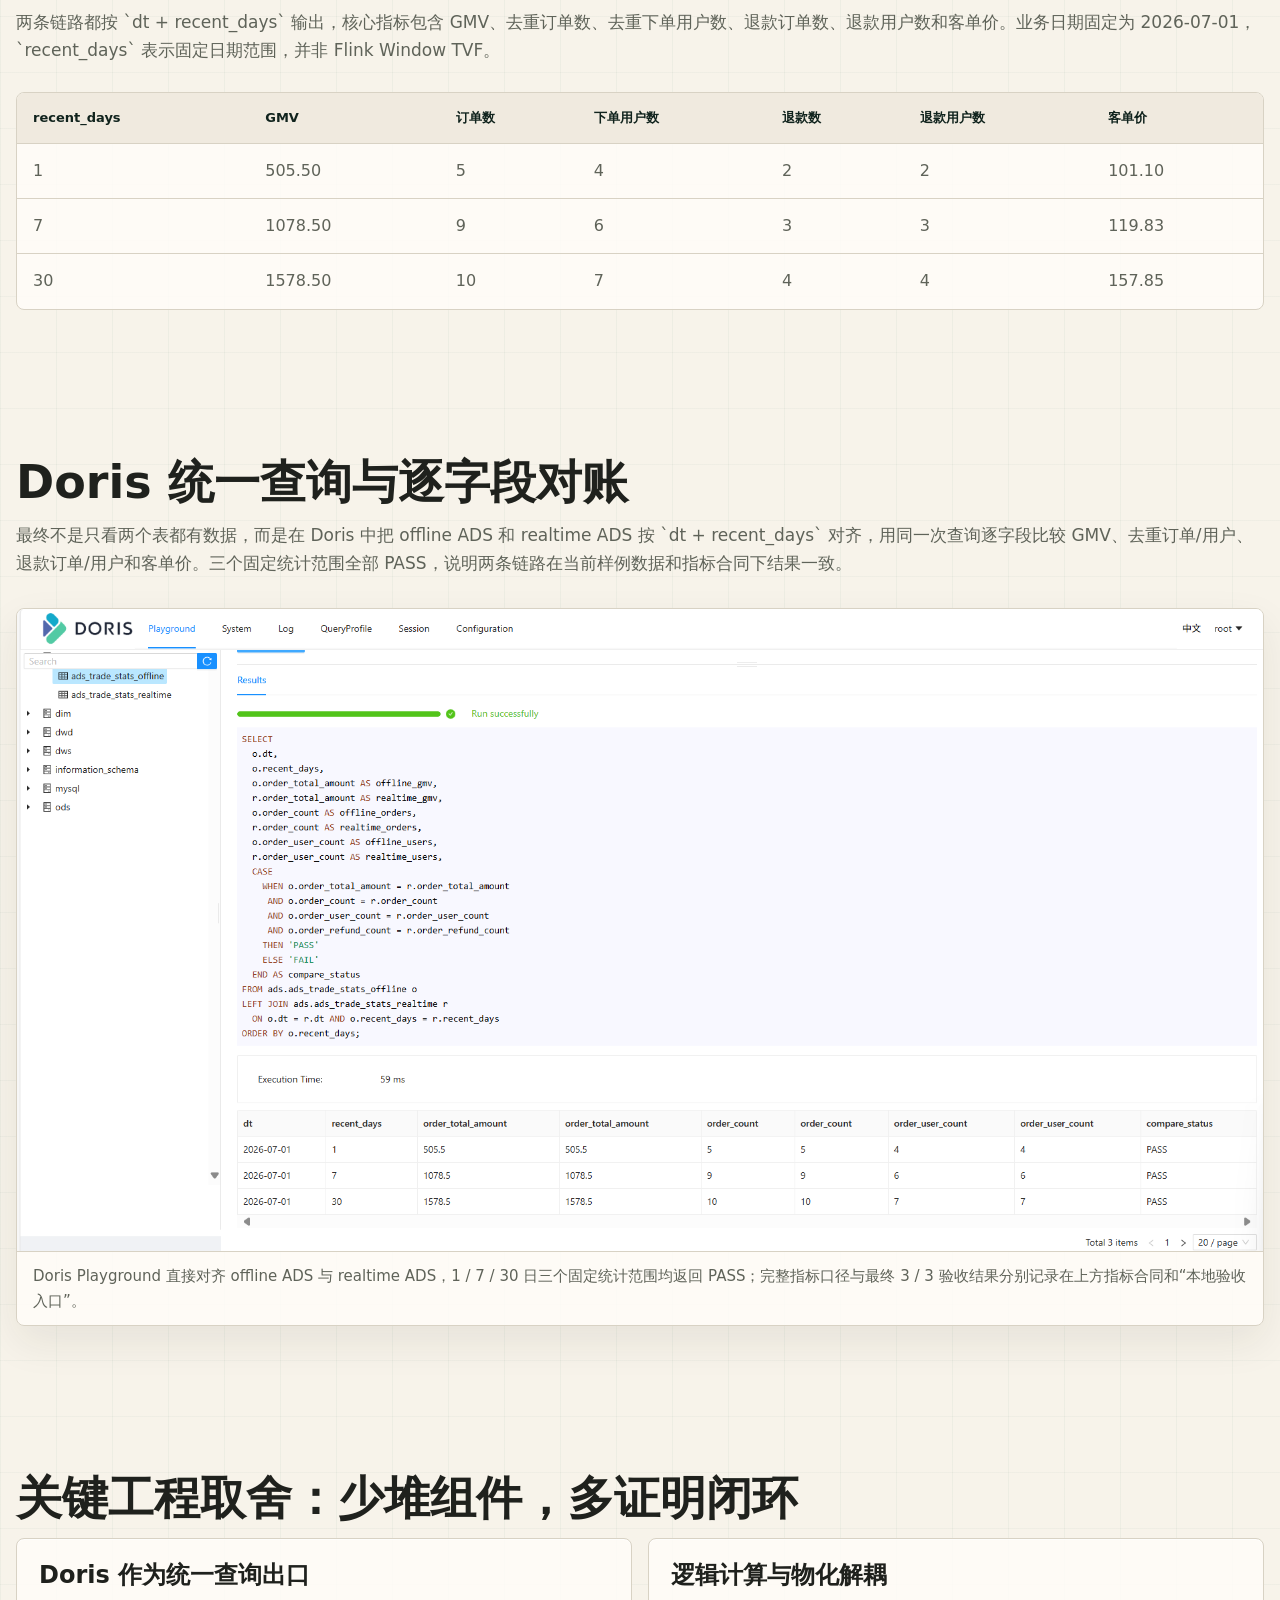
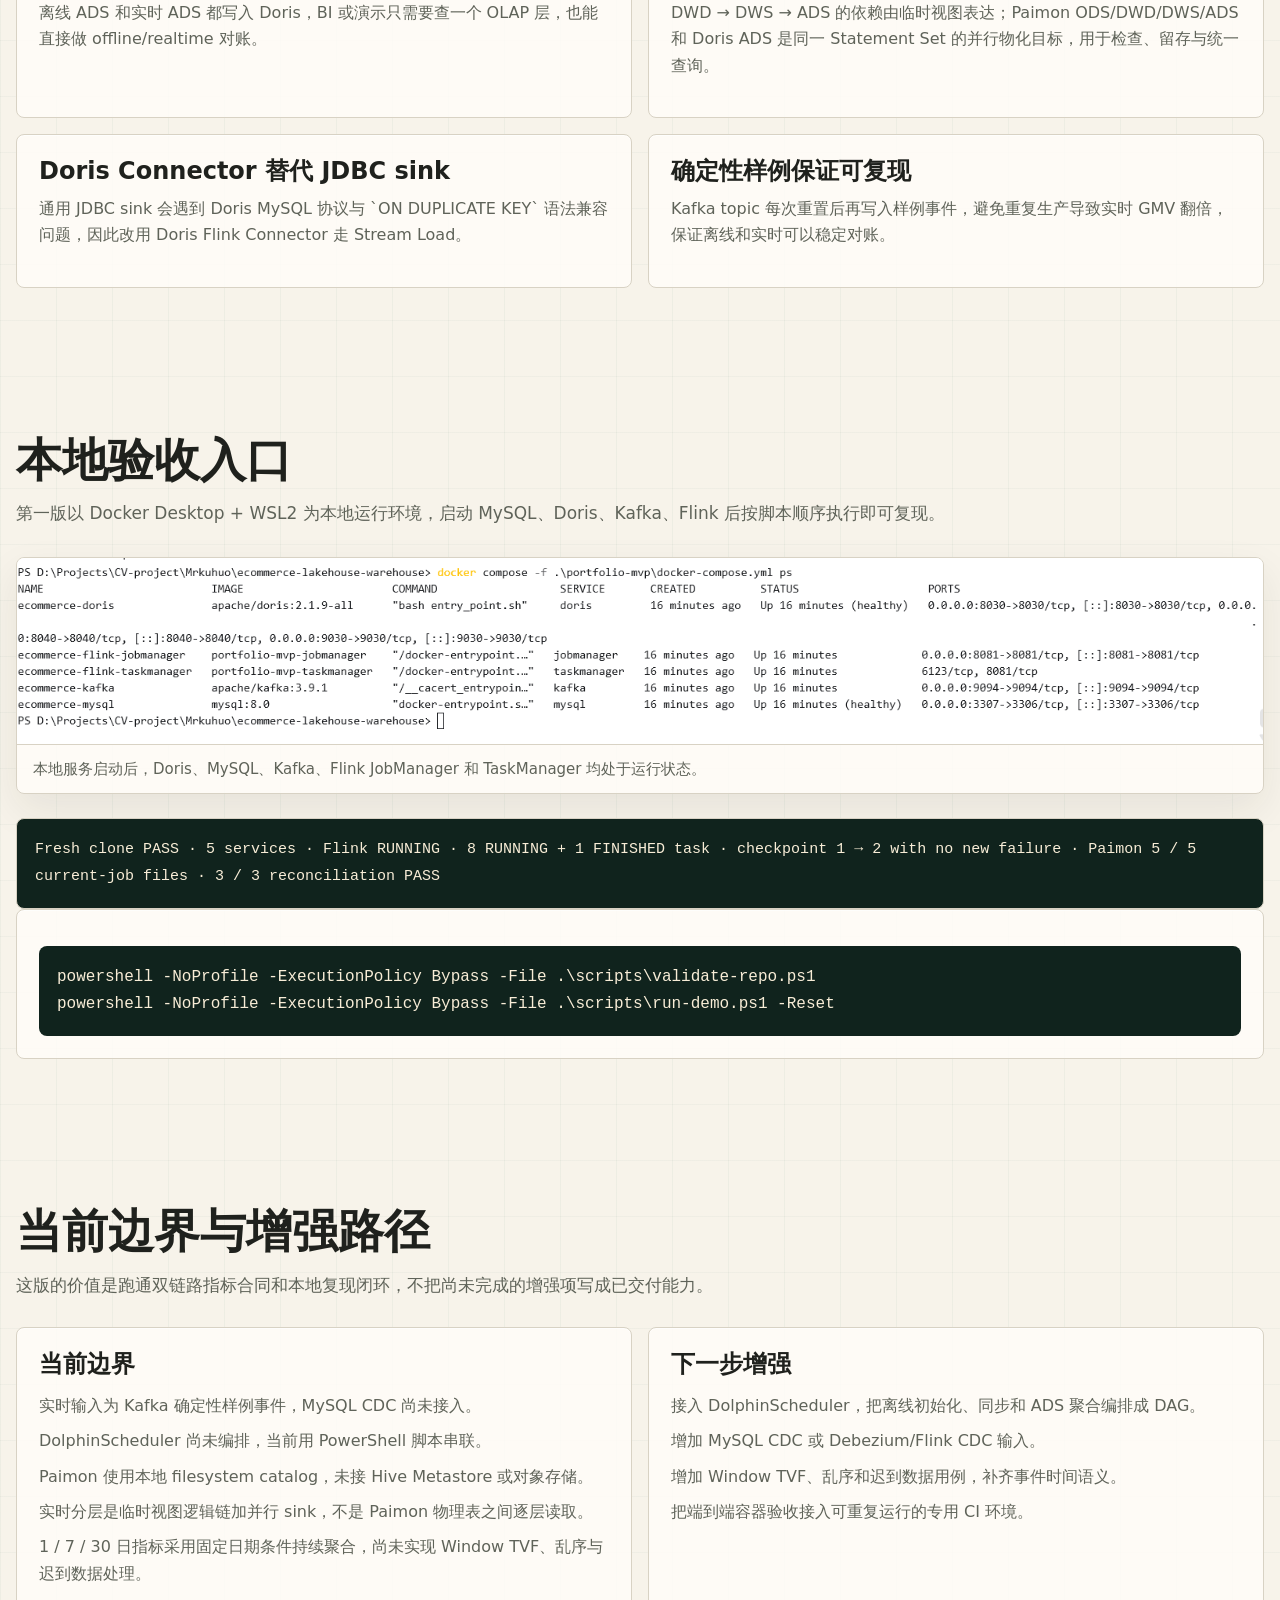
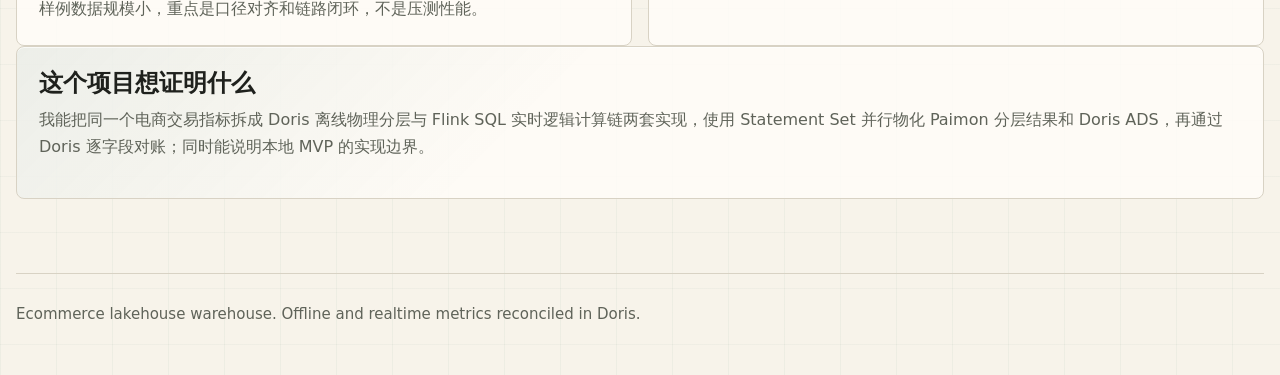
<file: public/zh/projects/ecommerce-lakehouse-warehouse.html>
<!doctype html>
<html lang="zh-CN">
  <head>
    <meta charset="utf-8">
    <meta name="viewport" content="width=device-width, initial-scale=1">
    <title>电商离线 + 实时双版本湖仓数仓</title>
    <meta name="description" content="大数据与数据仓库作品集项目：Doris 完成离线物理分层，Flink SQL 以临时视图构建实时逻辑计算链并通过 Statement Set 并行物化到 Paimon 与 Doris，最终完成逐字段对账。">
    <link rel="canonical" href="https://www.jiaxinzhang-data.com/zh/projects/ecommerce-lakehouse-warehouse.html">
    <link rel="alternate" hreflang="en" href="https://www.jiaxinzhang-data.com/projects/ecommerce-lakehouse-warehouse.html">
    <link rel="alternate" hreflang="zh-CN" href="https://www.jiaxinzhang-data.com/zh/projects/ecommerce-lakehouse-warehouse.html">
    <link rel="alternate" hreflang="x-default" href="https://www.jiaxinzhang-data.com/projects/ecommerce-lakehouse-warehouse.html">
    <link rel="icon" href="../../favicon.svg" type="image/svg+xml">
    <meta name="theme-color" content="#10231d">
    <meta property="og:type" content="article">
    <meta property="og:locale" content="zh_CN">
    <meta property="og:locale:alternate" content="en_US">
    <meta property="og:site_name" content="张佳欣的技术作品集">
    <meta property="og:title" content="电商离线 + 实时双版本湖仓数仓｜张佳欣作品集">
    <meta property="og:description" content="Doris 离线物理分层与 Flink SQL 实时逻辑计算链并行产出，并在 Doris 完成逐字段对账。">
    <meta property="og:url" content="https://www.jiaxinzhang-data.com/zh/projects/ecommerce-lakehouse-warehouse.html">
    <meta property="og:image" content="https://www.jiaxinzhang-data.com/og-cover.png">
    <meta name="twitter:card" content="summary_large_image">
    <style>
      :root {
        --bg: #f7f3ea;
        --surface: #fffdf8;
        --surface-strong: #f0eadf;
        --ink: #1f211d;
        --muted: #5f6359;
        --line: #d8d2c4;
        --green: #1f5c45;
        --green-dark: #10231d;
        --green-soft: rgba(31, 92, 69, 0.1);
        --amber: #b7791f;
        --amber-soft: #f3dfb7;
        --radius: 8px;
        --content: 1360px;
        --shadow: 0 16px 40px rgba(32, 34, 29, 0.08);
      }

      * {
        box-sizing: border-box;
      }

      html {
        scroll-behavior: smooth;
      }

      body {
        margin: 0;
        background:
          linear-gradient(90deg, rgba(31, 92, 69, 0.045) 1px, transparent 1px),
          linear-gradient(rgba(31, 92, 69, 0.035) 1px, transparent 1px),
          var(--bg);
        background-size: 56px 56px;
        color: var(--ink);
        font-family: system-ui, -apple-system, BlinkMacSystemFont, "Segoe UI", sans-serif;
        font-size: clamp(16px, 1.04vw, 18px);
        line-height: 1.65;
      }

      a {
        color: inherit;
        text-decoration: none;
      }

      a:focus-visible {
        outline: 3px solid rgba(183, 121, 31, 0.55);
        outline-offset: 3px;
      }

      .skip-link {
        position: fixed;
        top: 12px;
        left: 12px;
        z-index: 100;
        padding: 10px 14px;
        border-radius: var(--radius);
        background: var(--green-dark);
        color: #fffdf8;
        transform: translateY(-160%);
        transition: transform 160ms ease;
      }

      .skip-link:focus {
        transform: translateY(0);
      }

      .site-header {
        position: sticky;
        top: 0;
        z-index: 20;
        border-bottom: 1px solid rgba(216, 210, 196, 0.82);
        background: rgba(247, 243, 234, 0.94);
        backdrop-filter: blur(12px);
      }

      .nav {
        display: flex;
        align-items: center;
        justify-content: space-between;
        width: min(100% - 32px, var(--content));
        min-height: 70px;
        margin: 0 auto;
        gap: 20px;
      }

      .brand {
        display: inline-grid;
        grid-template-columns: 40px auto;
        align-items: center;
        gap: 12px;
        min-width: max-content;
        font-weight: 750;
      }

      .brand-mark {
        display: grid;
        width: 40px;
        height: 40px;
        place-items: center;
        border: 1px solid var(--green);
        border-radius: var(--radius);
        background: var(--green-dark);
        color: var(--amber-soft);
        font-family: ui-monospace, SFMono-Regular, Consolas, monospace;
        font-size: 15px;
      }

      .brand small {
        display: block;
        color: var(--muted);
        font-size: 15px;
        font-weight: 500;
      }

      .nav-links {
        display: flex;
        flex-wrap: wrap;
        justify-content: flex-end;
        gap: 8px;
      }

      .nav-links a,
      .button {
        min-height: 48px;
        display: inline-flex;
        align-items: center;
        justify-content: center;
        border-radius: 6px;
        font-size: clamp(15px, 0.95vw, 16px);
        font-weight: 750;
      }

      .nav-links a {
        padding: 0 12px;
        color: var(--muted);
        font-size: clamp(15px, 0.95vw, 16px);
      }

      .nav-links a:hover {
        background: rgba(31, 92, 69, 0.08);
        color: var(--ink);
      }

      main {
        overflow: clip;
      }

      .section {
        width: min(100% - 32px, var(--content));
        margin: 0 auto;
        padding: 74px 0;
      }

      .hero {
        display: grid;
        grid-template-columns: minmax(0, 0.92fr) minmax(320px, 0.58fr);
        gap: 42px;
        align-items: center;
        min-height: calc(92dvh - 70px);
        padding-top: 52px;
      }

      .hero > * {
        min-width: 0;
      }

      .eyebrow {
        display: inline-flex;
        align-items: center;
        width: fit-content;
        min-height: 32px;
        padding: 0 10px;
        border: 1px solid var(--line);
        border-radius: 999px;
        background: rgba(255, 253, 248, 0.76);
        color: var(--green);
        font-size: 13px;
        font-weight: 800;
        text-transform: uppercase;
      }

      h1,
      h2,
      h3,
      p {
        margin-top: 0;
      }

      h1 {
        max-width: 880px;
        margin: 20px 0 22px;
        font-size: clamp(38px, 6.4vw, 76px);
        line-height: 1.02;
        letter-spacing: 0;
        overflow-wrap: anywhere;
      }

      h2 {
        margin-bottom: 14px;
        font-size: clamp(28px, 4vw, 46px);
        line-height: 1.08;
        letter-spacing: 0;
      }

      h3 {
        margin-bottom: 10px;
        font-size: 24px;
        line-height: 1.2;
      }

      .lead {
        max-width: 780px;
        color: var(--muted);
        font-size: clamp(18px, 1.45vw, 24px);
        overflow-wrap: anywhere;
      }

      .section-intro {
        max-width: 100%;
        margin-bottom: 28px;
        color: var(--muted);
        font-size: clamp(17px, 1.1vw, 19px);
      }

      .hero-actions,
      .repo-actions {
        display: flex;
        flex-wrap: wrap;
        gap: 12px;
        margin-top: 28px;
      }

      .repo-actions {
        margin-top: 16px;
      }

      .button {
        padding: 0 18px;
        border: 1px solid var(--green);
        color: var(--green);
        transition: transform 180ms ease, background 180ms ease, color 180ms ease;
      }

      .button.primary {
        background: var(--green);
        color: #fffdf8;
      }

      .button:hover {
        transform: translateY(-2px);
      }

      .hero-panel,
      .card,
      .metric,
      .flow-step,
      .project-figure,
      .run-box,
      .summary-box {
        border: 1px solid var(--line);
        border-radius: var(--radius);
        background: rgba(255, 253, 248, 0.86);
        box-shadow: 0 1px 0 rgba(255, 255, 255, 0.7) inset;
      }

      .hero-panel {
        padding: 22px;
      }

      .hero-panel strong {
        color: var(--green-dark);
        font-size: 20px;
      }

      .scope-note {
        margin: 18px 0 0;
        padding: 16px;
        border-left: 4px solid var(--amber);
        background: rgba(243, 223, 183, 0.28);
        color: var(--muted);
        font-size: clamp(17px, 1.1vw, 19px);
        line-height: 1.7;
      }

      .metric-grid,
      .problem-grid,
      .engineering-grid,
      .validation-copy,
      .limits-grid,
      .flow-grid,
      .figure-grid {
        display: grid;
        gap: 16px;
      }

      .metric-grid {
        grid-template-columns: repeat(2, minmax(0, 1fr));
        margin-top: 18px;
      }

      .problem-grid,
      .flow-grid {
        grid-template-columns: repeat(3, minmax(0, 1fr));
      }

      .engineering-grid,
      .limits-grid,
      .figure-grid {
        grid-template-columns: repeat(2, minmax(0, 1fr));
      }

      .validation-layout {
        display: grid;
        grid-template-columns: minmax(0, 1fr) minmax(320px, 0.68fr);
        gap: 16px;
        align-items: start;
      }

      .metric,
      .card,
      .flow-step,
      .run-box,
      .summary-box {
        padding: 22px;
      }

      .metric strong {
        display: block;
        margin-bottom: 6px;
        color: var(--green-dark);
        font-family: system-ui, -apple-system, BlinkMacSystemFont, "Segoe UI", sans-serif;
        font-size: clamp(32px, 2vw, 36px);
        font-weight: 800;
        font-variant-numeric: tabular-nums;
        line-height: 1;
      }

      .metric span,
      .card p,
      .flow-step p,
      .summary-box p {
        color: var(--muted);
      }

      .metric span {
        font-size: clamp(16px, 1vw, 18px);
        font-weight: 500;
      }

      .hero-actions .button {
        width: 160px;
      }

      .card ul,
      .summary-box ul {
        display: grid;
        gap: 9px;
        margin: 14px 0 0;
        padding: 0;
        list-style: none;
      }

      .card li,
      .summary-box li {
        color: var(--muted);
      }

      .card li strong,
      .summary-box li strong {
        color: var(--green-dark);
      }

      .flow-step small {
        display: inline-grid;
        width: 32px;
        height: 32px;
        margin-bottom: 14px;
        place-items: center;
        border-radius: 50%;
        background: var(--green-dark);
        color: var(--amber-soft);
        font-family: ui-monospace, SFMono-Regular, Consolas, monospace;
        font-weight: 800;
      }

      .pipeline-line {
        margin: 24px 0 0;
        padding: 18px;
        border: 1px solid var(--line);
        border-radius: var(--radius);
        background: var(--green-dark);
        color: #f8edd7;
        font-family: ui-monospace, SFMono-Regular, Consolas, monospace;
        font-size: 15px;
        line-height: 1.75;
      }

      .project-figure {
        margin: 30px 0 0;
        overflow: hidden;
        box-shadow: var(--shadow);
      }

      .project-figure a {
        display: block;
      }

      .project-figure img {
        display: block;
        width: 100%;
        height: auto;
        background: var(--surface-strong);
      }

      .project-figure figcaption {
        padding: 12px 16px;
        border-top: 1px solid var(--line);
        color: var(--muted);
        font-size: 15px;
      }

      .figure-grid {
        margin-top: 30px;
      }

      .figure-grid .project-figure {
        margin: 0;
      }

      .validation-layout .project-figure {
        margin: 0;
      }

      .validation-note {
        grid-column: 1 / -1;
        margin: 0;
        padding: 12px 16px;
        border: 1px solid var(--line);
        border-radius: var(--radius);
        background: rgba(255, 253, 248, 0.78);
        color: var(--muted);
      }

      @media (min-width: 901px) {
        .validation-note {
          white-space: nowrap;
        }
      }

      .data-table {
        overflow-x: auto;
        border: 1px solid var(--line);
        border-radius: var(--radius);
        background: rgba(255, 253, 248, 0.86);
      }

      table {
        width: 100%;
        min-width: 720px;
        border-collapse: collapse;
      }

      th,
      td {
        padding: 14px 16px;
        border-bottom: 1px solid var(--line);
        text-align: left;
        vertical-align: top;
      }

      th {
        background: var(--surface-strong);
        color: var(--green-dark);
        font-size: 13px;
      }

      td {
        color: var(--muted);
      }

      tr:last-child td {
        border-bottom: 0;
      }

      code,
      pre {
        font-family: ui-monospace, SFMono-Regular, Consolas, monospace;
      }

      pre {
        overflow-x: auto;
        margin: 14px 0 0;
        padding: 18px;
        border-radius: var(--radius);
        background: var(--green-dark);
        color: #f8edd7;
        line-height: 1.7;
      }

      .summary-box {
        background:
          linear-gradient(135deg, rgba(31, 92, 69, 0.08), transparent 42%),
          rgba(255, 253, 248, 0.86);
      }

      footer {
        width: min(100% - 32px, var(--content));
        margin: 0 auto;
        padding: 28px 0 48px;
        border-top: 1px solid var(--line);
        color: var(--muted);
        font-size: 15px;
      }

      @media (max-width: 900px) {
        .nav {
          align-items: flex-start;
          flex-direction: column;
          padding: 14px 0;
          gap: 10px;
        }

        .nav-links {
          justify-content: flex-start;
        }

        .hero,
        .problem-grid,
        .engineering-grid,
        .validation-layout,
        .limits-grid,
        .flow-grid,
        .figure-grid {
          grid-template-columns: 1fr;
        }

        .hero {
          min-height: auto;
          padding-top: 44px;
        }
      }

      @media (max-width: 560px) {
        .section,
        .nav,
        footer {
          width: min(100% - 24px, var(--content));
        }

        .section {
          padding: 56px 0;
        }

        h1 {
          max-width: 100%;
          font-size: clamp(27px, 7.5vw, 30px);
          line-height: 1.08;
          word-break: break-all;
        }

        .lead {
          max-width: 100%;
          font-size: 17px;
          word-break: break-all;
        }

        .metric-grid {
          grid-template-columns: 1fr;
        }
      }

      @media (prefers-reduced-motion: reduce) {
        *,
        *::before,
        *::after {
          scroll-behavior: auto !important;
          transition: none !important;
        }
      }
    </style>
    <link rel="stylesheet" href="../../assets/i18n.css">
  </head>
  <body id="top">
    <a class="skip-link" href="#main-content">跳到正文</a>
    <header class="site-header">
      <nav class="nav" aria-label="主导航">
        <a class="brand" href="../index.html#top" aria-label="返回首页">
          <span class="brand-mark">P02</span>
          <span>
            Ecommerce Lakehouse
            <small>Offline + realtime warehouse project</small>
          </span>
        </a>
        <div class="nav-links">
          <a href="#problem">问题</a>
          <a href="#architecture">架构</a>
          <a href="#offline">离线</a>
          <a href="#realtime">实时</a>
          <a href="#compare">对账</a>
          <a href="#limits">边界</a>
          <a href="../index.html#projects">返回作品集</a>
        </div>
        <div class="language-switch" aria-label="选择语言">
          <a href="../../projects/ecommerce-lakehouse-warehouse.html" lang="en" hreflang="en">English</a>
          <span lang="zh-CN" aria-current="page">中文</span>
        </div>
      </nav>
    </header>

    <main id="main-content">
      <section class="section hero" aria-labelledby="project-title">
        <div>
          <span class="eyebrow">Data warehouse / Doris / Flink / Paimon</span>
          <h1 id="project-title">电商离线 + 实时<br>双版本湖仓数仓</h1>
          <p class="lead">
            同一组电商交易指标，分别通过 Doris 离线物理分层和 Flink SQL 实时逻辑计算链产出；实时结果并行物化到 Paimon 分层表与 Doris ADS，最终在 Doris 统一查询并逐字段对账。
          </p>
          <div class="hero-actions">
            <a class="button primary" href="#architecture">查看双链路架构</a>
            <a class="button" href="#compare">查看对账结果</a>
            <a class="button" href="https://github.com/JiaxinZhang-space/ecommerce-lakehouse-mvp" target="_blank" rel="noopener">查看 GitHub</a>
          </div>
        </div>

        <aside class="hero-panel" aria-label="项目关键指标">
          <strong>项目定位</strong>
          <p class="scope-note">
            这是基于公开项目
            <a href="https://github.com/Mrkuhuo/data-warehouse-learning" target="_blank" rel="noopener">Mrkuhuo/data-warehouse-learning</a>
            的作品集化复现与增强，并保留原始来源与许可证；不是生产级全量平台。重点展示离线和实时两套实现如何在同一指标合同下对齐。
          </p>
          <div class="metric-grid">
            <div class="metric"><strong>2</strong><span>离线 + 实时链路</span></div>
            <div class="metric"><strong>4 层 / 5 表</strong><span>Paimon 并行物化目标</span></div>
            <div class="metric"><strong>6</strong><span>核心交易指标</span></div>
            <div class="metric"><strong>1 / 7 / 30</strong><span>固定统计范围对账</span></div>
            <div class="metric"><strong>Doris</strong><span>统一查询出口</span></div>
            <div class="metric"><strong>PASS</strong><span>逐字段验收结果</span></div>
          </div>
        </aside>
      </section>

      <section class="section" id="problem" aria-labelledby="problem-title">
        <h2 id="problem-title">为什么要做双链路数仓</h2>
        <p class="section-intro">
          离线链路强调稳定重算和历史口径，实时链路强调持续更新和低延迟看板。真正的难点不是让两个系统各跑一遍，而是让同一业务指标在两套技术栈里有一致口径、可解释结果和可复现验收。
        </p>
        <div class="problem-grid">
          <article class="card">
            <h3>指标口径容易分裂</h3>
            <p>离线报表和实时看板如果各自实现，GMV、订单数、退款订单数很容易因为过滤条件或日期范围不同而不一致。</p>
          </article>
          <article class="card">
            <h3>技术职责需要拆清楚</h3>
            <p>Doris 承担 OLAP 查询服务和统一 ADS 出口；Paimon 保存同一实时逻辑 DAG 并行物化出的 ODS/DWD/DWS/ADS 结果。</p>
          </article>
          <article class="card">
            <h3>聚焦可复现的核心闭环</h3>
            <p>本次实现聚焦 MySQL、Doris、Kafka、Flink 与 Paimon，重点完成离线与实时双链路的本地复现和逐字段对账，避免额外组件稀释核心验证目标。</p>
          </article>
        </div>
      </section>

      <section class="section" id="architecture" aria-labelledby="architecture-title">
        <h2 id="architecture-title">整体架构：同指标两套实现</h2>
        <p class="section-intro">
          离线链路从 MySQL 业务库进入 Doris 并按物理表逐层加工；实时链路从 Kafka 事件进入 Flink SQL，由临时视图组成 DWD → DWS → ADS 逻辑计算链，再通过同一 Statement Set 并行写入 Paimon 各层与 Doris ADS。最后在 Doris 对账 offline ADS 与 realtime ADS。
        </p>
        <div class="flow-grid">
          <article class="flow-step">
            <small>01</small>
            <h3>Doris 离线数仓</h3>
            <p>MySQL 同步到 Doris ODS/DIM，再通过 Doris SQL 加工到 DWD、DWS、ADS。</p>
          </article>
          <article class="flow-step">
            <small>02</small>
            <h3>Flink + Paimon 实时湖仓</h3>
            <p>Kafka 事件进入 Flink SQL 临时视图 DAG，Statement Set 将 ODS/DWD/DWS/ADS 与 Doris ADS 作为多个 sink 并行物化。</p>
          </article>
          <article class="flow-step">
            <small>03</small>
            <h3>Doris 统一查询</h3>
            <p>对齐 `dt + recent_days` 粒度，逐字段比较 GMV、去重订单/用户、退款订单/用户及客单价。</p>
          </article>
        </div>
        <figure class="project-figure" data-visual="ecommerce-architecture">
          <a href="../../assets/projects/ecommerce-lakehouse/architecture.png" target="_blank" rel="noopener">
            <img src="../../assets/projects/ecommerce-lakehouse/architecture.png" alt="电商离线物理分层与实时逻辑视图链并行物化架构图" width="1386" height="651" loading="lazy">
          </a>
          <figcaption>架构图突出三条边界：MySQL 到 Doris 的离线物理分层、Kafka 进入 Flink SQL 内部逻辑视图链后并行写入 Paimon/Doris、Doris 中 offline/realtime ADS 对账。</figcaption>
        </figure>
      </section>

      <section class="section" id="offline" aria-labelledby="offline-title">
        <h2 id="offline-title">Doris 离线数仓链路</h2>
        <p class="section-intro">
          离线链路用 MySQL 模拟电商业务库，脚本同步到 Doris ODS 和 DIM，再通过 Doris SQL 完成 DWD 明细标准化、DWS 固定日期范围汇总和 ADS 指标产出。
        </p>
        <div class="pipeline-line" aria-label="Doris offline pipeline">
          MySQL ecommerce_oltp -> Doris ODS / DIM -> Doris DWD -> Doris DWS -> ads.ads_trade_stats_offline
        </div>
        <figure class="project-figure" data-visual="doris-layer-counts">
          <a href="../../assets/projects/ecommerce-lakehouse/doris-layer-counts.png" target="_blank" rel="noopener">
            <img src="../../assets/projects/ecommerce-lakehouse/doris-layer-counts.png" alt="Doris ODS DIM DWD DWS ADS 分层表行数查询结果" width="1845" height="974" loading="lazy">
          </a>
          <figcaption>Doris 查询一次性列出 ODS、DIM、DWD、DWS、ADS 的表行数，证明离线链路不是只落最终 ADS，而是按数仓分层产出可检查的中间结果。</figcaption>
        </figure>
      </section>

      <section class="section" id="realtime" aria-labelledby="realtime-title">
        <h2 id="realtime-title">Flink + Paimon 实时湖仓链路</h2>
        <p class="section-intro">
          实时链路使用 Kafka 确定性事件作为输入。DWD、DWS、ADS 由 Flink SQL 临时视图串成逻辑计算链；BEGIN STATEMENT SET 中的多个 INSERT 再把 ODS、DWD、DWS、ADS 并行物化到 Paimon，并通过 Doris Flink Connector 同步物化最终 ADS。Paimon 下游表在这个作业中不是逐层读取上游 Paimon 物理表。
        </p>
        <figure class="project-figure" data-visual="flink-operator-overview">
          <a href="../../assets/projects/ecommerce-lakehouse/flink-operator-overview.png" target="_blank" rel="noopener">
            <img src="../../assets/projects/ecommerce-lakehouse/flink-operator-overview.png" alt="Flink Dashboard 实际运行截图，作业状态为 RUNNING，9 个 task 的 DAG 和算子状态均可见" width="1866" height="969" loading="lazy">
          </a>
          <figcaption>Flink Dashboard 实际运行视图：顶部 Job State 为 RUNNING，作业包含 9 个 task；DAG 与下方算子表同时展示 Kafka Source、DWD/DWS 聚合以及 Paimon/Doris 多个 writer。最终 fresh clone 的 checkpoint 与落盘验收见“本地验收入口”。</figcaption>
        </figure>
      </section>

      <section class="section" id="contract" aria-labelledby="contract-title">
        <h2 id="contract-title">指标合同：同一口径才有对账意义</h2>
        <p class="section-intro">
          两条链路都按 `dt + recent_days` 输出，核心指标包含 GMV、去重订单数、去重下单用户数、退款订单数、退款用户数和客单价。业务日期固定为 2026-07-01，`recent_days` 表示固定日期范围，并非 Flink Window TVF。
        </p>
        <div class="data-table" aria-label="电商交易指标预期结果">
          <table>
            <thead>
              <tr><th>recent_days</th><th>GMV</th><th>订单数</th><th>下单用户数</th><th>退款数</th><th>退款用户数</th><th>客单价</th></tr>
            </thead>
            <tbody>
              <tr><td>1</td><td>505.50</td><td>5</td><td>4</td><td>2</td><td>2</td><td>101.10</td></tr>
              <tr><td>7</td><td>1078.50</td><td>9</td><td>6</td><td>3</td><td>3</td><td>119.83</td></tr>
              <tr><td>30</td><td>1578.50</td><td>10</td><td>7</td><td>4</td><td>4</td><td>157.85</td></tr>
            </tbody>
          </table>
        </div>
      </section>

      <section class="section" id="compare" aria-labelledby="compare-title">
        <h2 id="compare-title">Doris 统一查询与逐字段对账</h2>
        <p class="section-intro">
          最终不是只看两个表都有数据，而是在 Doris 中把 offline ADS 和 realtime ADS 按 `dt + recent_days` 对齐，用同一次查询逐字段比较 GMV、去重订单/用户、退款订单/用户和客单价。三个固定统计范围全部 PASS，说明两条链路在当前样例数据和指标合同下结果一致。
        </p>
        <figure class="project-figure" data-visual="doris-compare-pass">
          <a href="../../assets/projects/ecommerce-lakehouse/doris-compare-pass.png" target="_blank" rel="noopener">
            <img src="../../assets/projects/ecommerce-lakehouse/doris-compare-pass.png" alt="Doris Playground 对账 SQL 结果截图，1、7、30 日三个固定统计范围均为 PASS" width="1862" height="960" loading="lazy">
          </a>
          <figcaption>Doris Playground 直接对齐 offline ADS 与 realtime ADS，1 / 7 / 30 日三个固定统计范围均返回 PASS；完整指标口径与最终 3 / 3 验收结果分别记录在上方指标合同和“本地验收入口”。</figcaption>
        </figure>
      </section>

      <section class="section" id="engineering" aria-labelledby="engineering-title">
        <h2 id="engineering-title">关键工程取舍：少堆组件，多证明闭环</h2>
        <div class="engineering-grid">
          <article class="card">
            <h3>Doris 作为统一查询出口</h3>
            <p>离线 ADS 和实时 ADS 都写入 Doris，BI 或演示只需要查一个 OLAP 层，也能直接做 offline/realtime 对账。</p>
          </article>
          <article class="card">
            <h3>逻辑计算与物化解耦</h3>
            <p>DWD → DWS → ADS 的依赖由临时视图表达；Paimon ODS/DWD/DWS/ADS 和 Doris ADS 是同一 Statement Set 的并行物化目标，用于检查、留存与统一查询。</p>
          </article>
          <article class="card">
            <h3>Doris Connector 替代 JDBC sink</h3>
            <p>通用 JDBC sink 会遇到 Doris MySQL 协议与 `ON DUPLICATE KEY` 语法兼容问题，因此改用 Doris Flink Connector 走 Stream Load。</p>
          </article>
          <article class="card">
            <h3>确定性样例保证可复现</h3>
            <p>Kafka topic 每次重置后再写入样例事件，避免重复生产导致实时 GMV 翻倍，保证离线和实时可以稳定对账。</p>
          </article>
        </div>
      </section>

      <section class="section" id="run" aria-labelledby="run-title">
        <h2 id="run-title">本地验收入口</h2>
        <p class="section-intro">
          第一版以 Docker Desktop + WSL2 为本地运行环境，启动 MySQL、Doris、Kafka、Flink 后按脚本顺序执行即可复现。
        </p>
        <figure class="project-figure" data-visual="docker-compose-ps">
          <a href="../../assets/projects/ecommerce-lakehouse/docker-compose-ps.png" target="_blank" rel="noopener">
            <img src="../../assets/projects/ecommerce-lakehouse/docker-compose-ps.png" alt="docker compose ps 截图，展示 MySQL、Doris、Kafka、Flink 服务运行" width="1593" height="237" loading="lazy">
          </a>
          <figcaption>本地服务启动后，Doris、MySQL、Kafka、Flink JobManager 和 TaskManager 均处于运行状态。</figcaption>
        </figure>
        <div class="pipeline-line" aria-label="全新克隆验收摘要">
          Fresh clone PASS · 5 services · Flink RUNNING · 8 RUNNING + 1 FINISHED task · checkpoint 1 → 2 with no new failure · Paimon 5 / 5 current-job files · 3 / 3 reconciliation PASS
        </div>
        <div class="run-box">
          <pre><code>powershell -NoProfile -ExecutionPolicy Bypass -File .\scripts\validate-repo.ps1
powershell -NoProfile -ExecutionPolicy Bypass -File .\scripts\run-demo.ps1 -Reset</code></pre>
        </div>
      </section>

      <section class="section" id="limits" aria-labelledby="limits-title">
        <h2 id="limits-title">当前边界与增强路径</h2>
        <p class="section-intro">
          这版的价值是跑通双链路指标合同和本地复现闭环，不把尚未完成的增强项写成已交付能力。
        </p>
        <div class="limits-grid">
          <article class="card">
            <h3>当前边界</h3>
            <ul>
              <li>实时输入为 Kafka 确定性样例事件，MySQL CDC 尚未接入。</li>
              <li>DolphinScheduler 尚未编排，当前用 PowerShell 脚本串联。</li>
              <li>Paimon 使用本地 filesystem catalog，未接 Hive Metastore 或对象存储。</li>
              <li>实时分层是临时视图逻辑链加并行 sink，不是 Paimon 物理表之间逐层读取。</li>
              <li>1 / 7 / 30 日指标采用固定日期条件持续聚合，尚未实现 Window TVF、乱序与迟到数据处理。</li>
              <li>样例数据规模小，重点是口径对齐和链路闭环，不是压测性能。</li>
            </ul>
          </article>
          <article class="card">
            <h3>下一步增强</h3>
            <ul>
              <li>接入 DolphinScheduler，把离线初始化、同步和 ADS 聚合编排成 DAG。</li>
              <li>增加 MySQL CDC 或 Debezium/Flink CDC 输入。</li>
              <li>增加 Window TVF、乱序和迟到数据用例，补齐事件时间语义。</li>
              <li>把端到端容器验收接入可重复运行的专用 CI 环境。</li>
            </ul>
          </article>
        </div>
        <div class="summary-box">
          <h3>这个项目想证明什么</h3>
          <p>我能把同一个电商交易指标拆成 Doris 离线物理分层与 Flink SQL 实时逻辑计算链两套实现，使用 Statement Set 并行物化 Paimon 分层结果和 Doris ADS，再通过 Doris 逐字段对账；同时能说明本地 MVP 的实现边界。</p>
        </div>
      </section>
    </main>

    <footer>
      <span>Ecommerce lakehouse warehouse. Offline and realtime metrics reconciled in Doris.</span>
    </footer>
  </body>
</html>
</file>
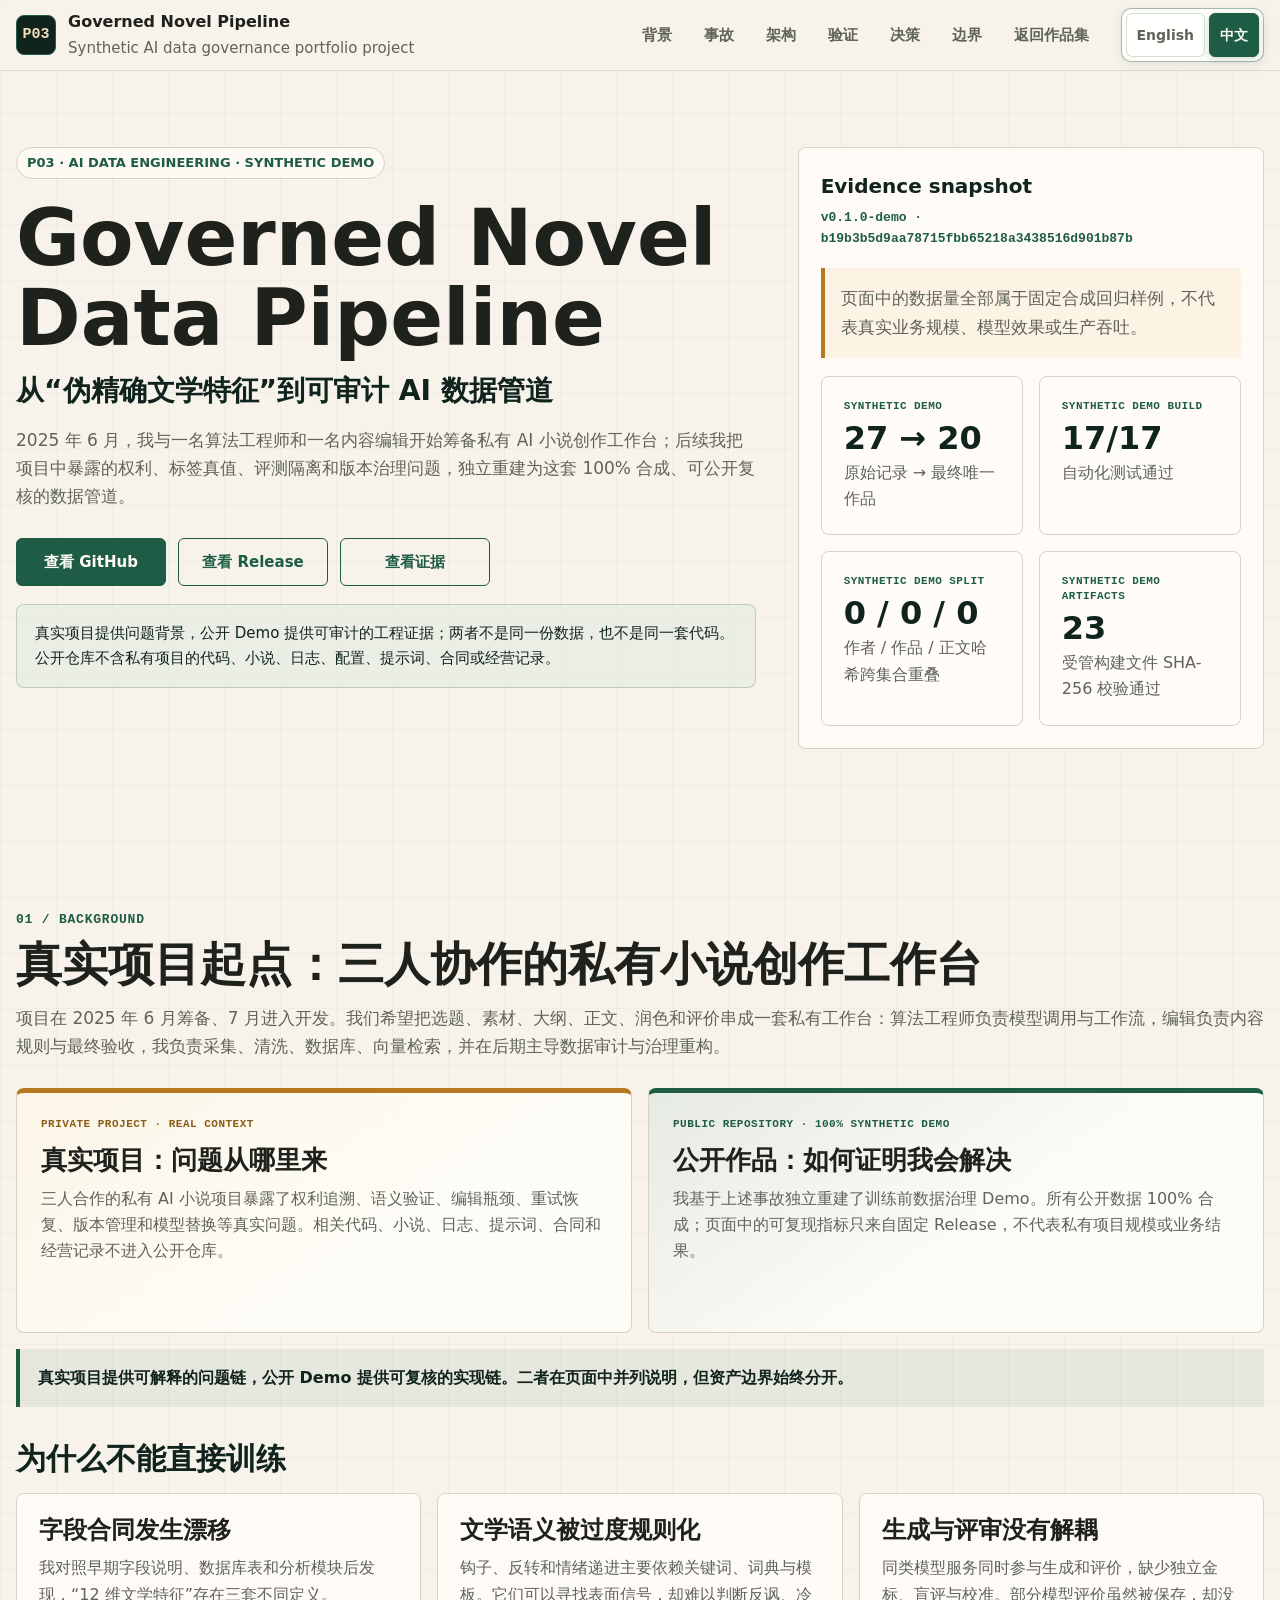
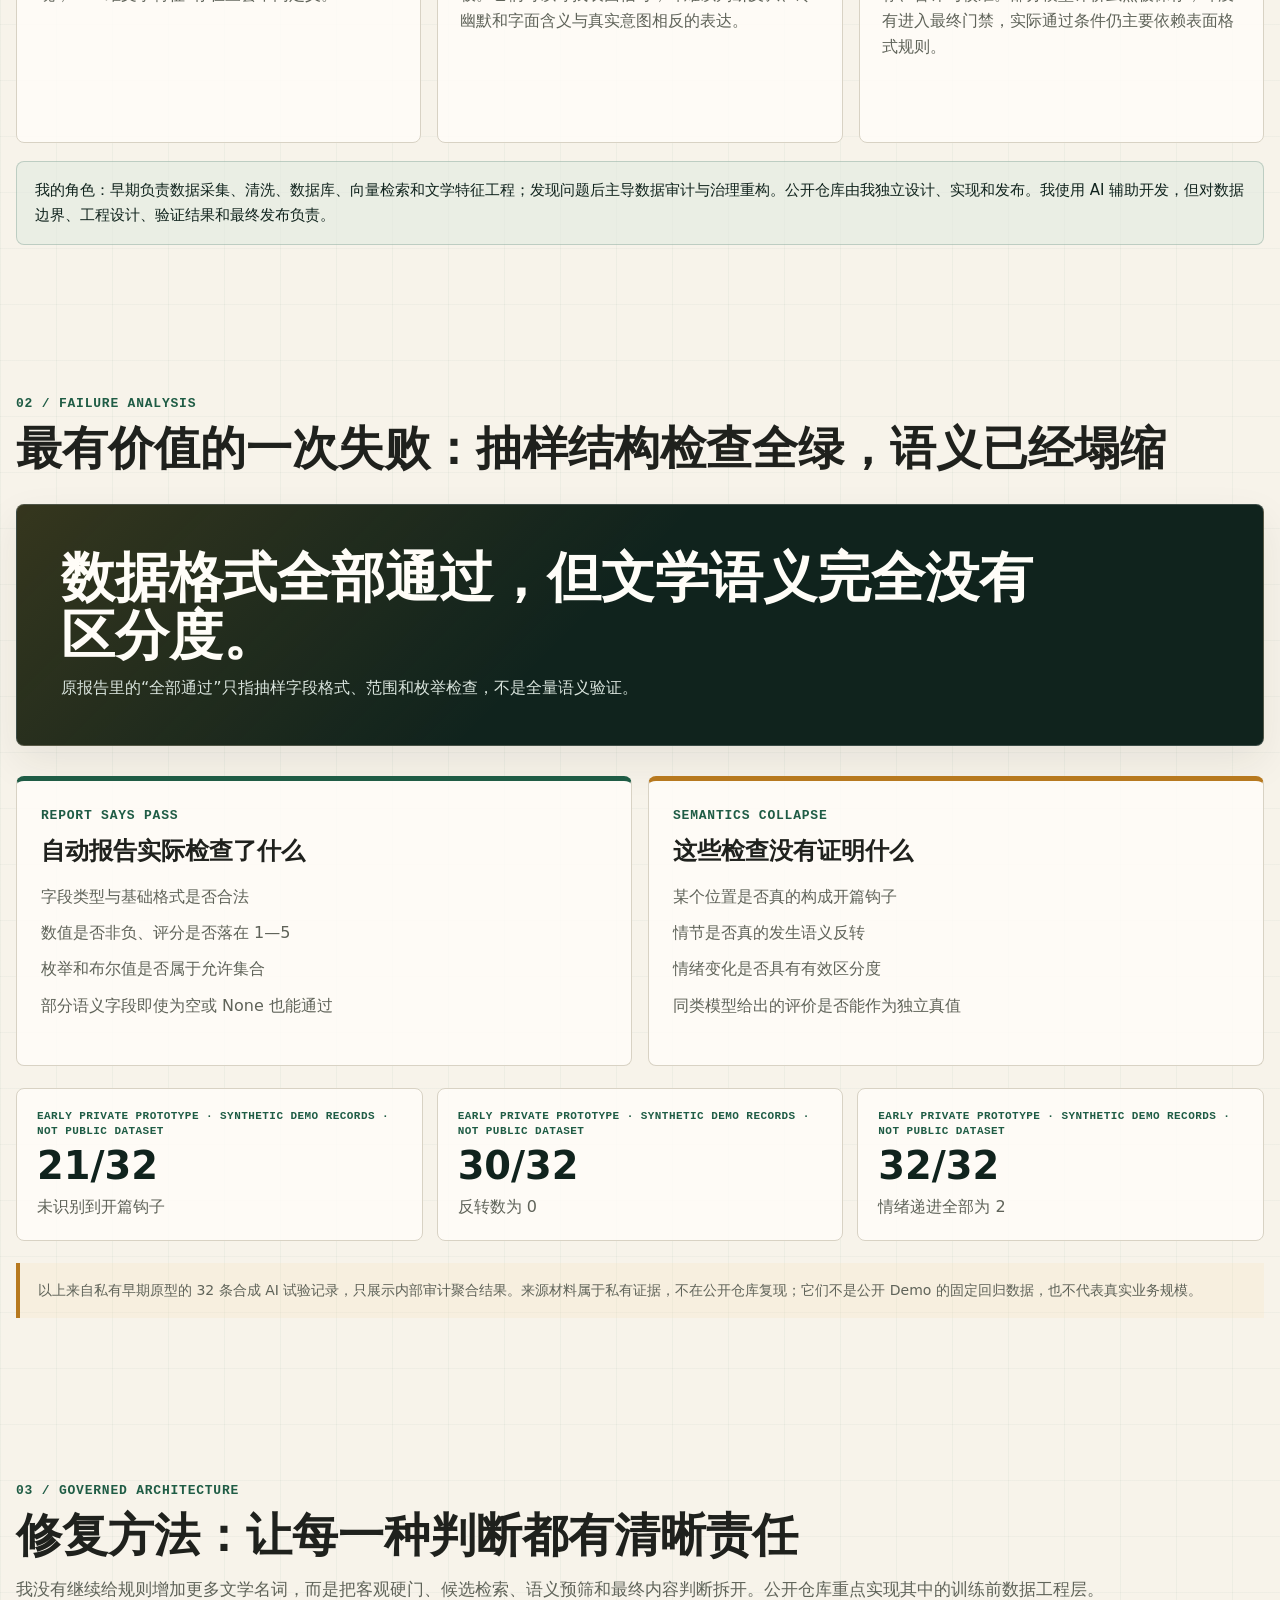
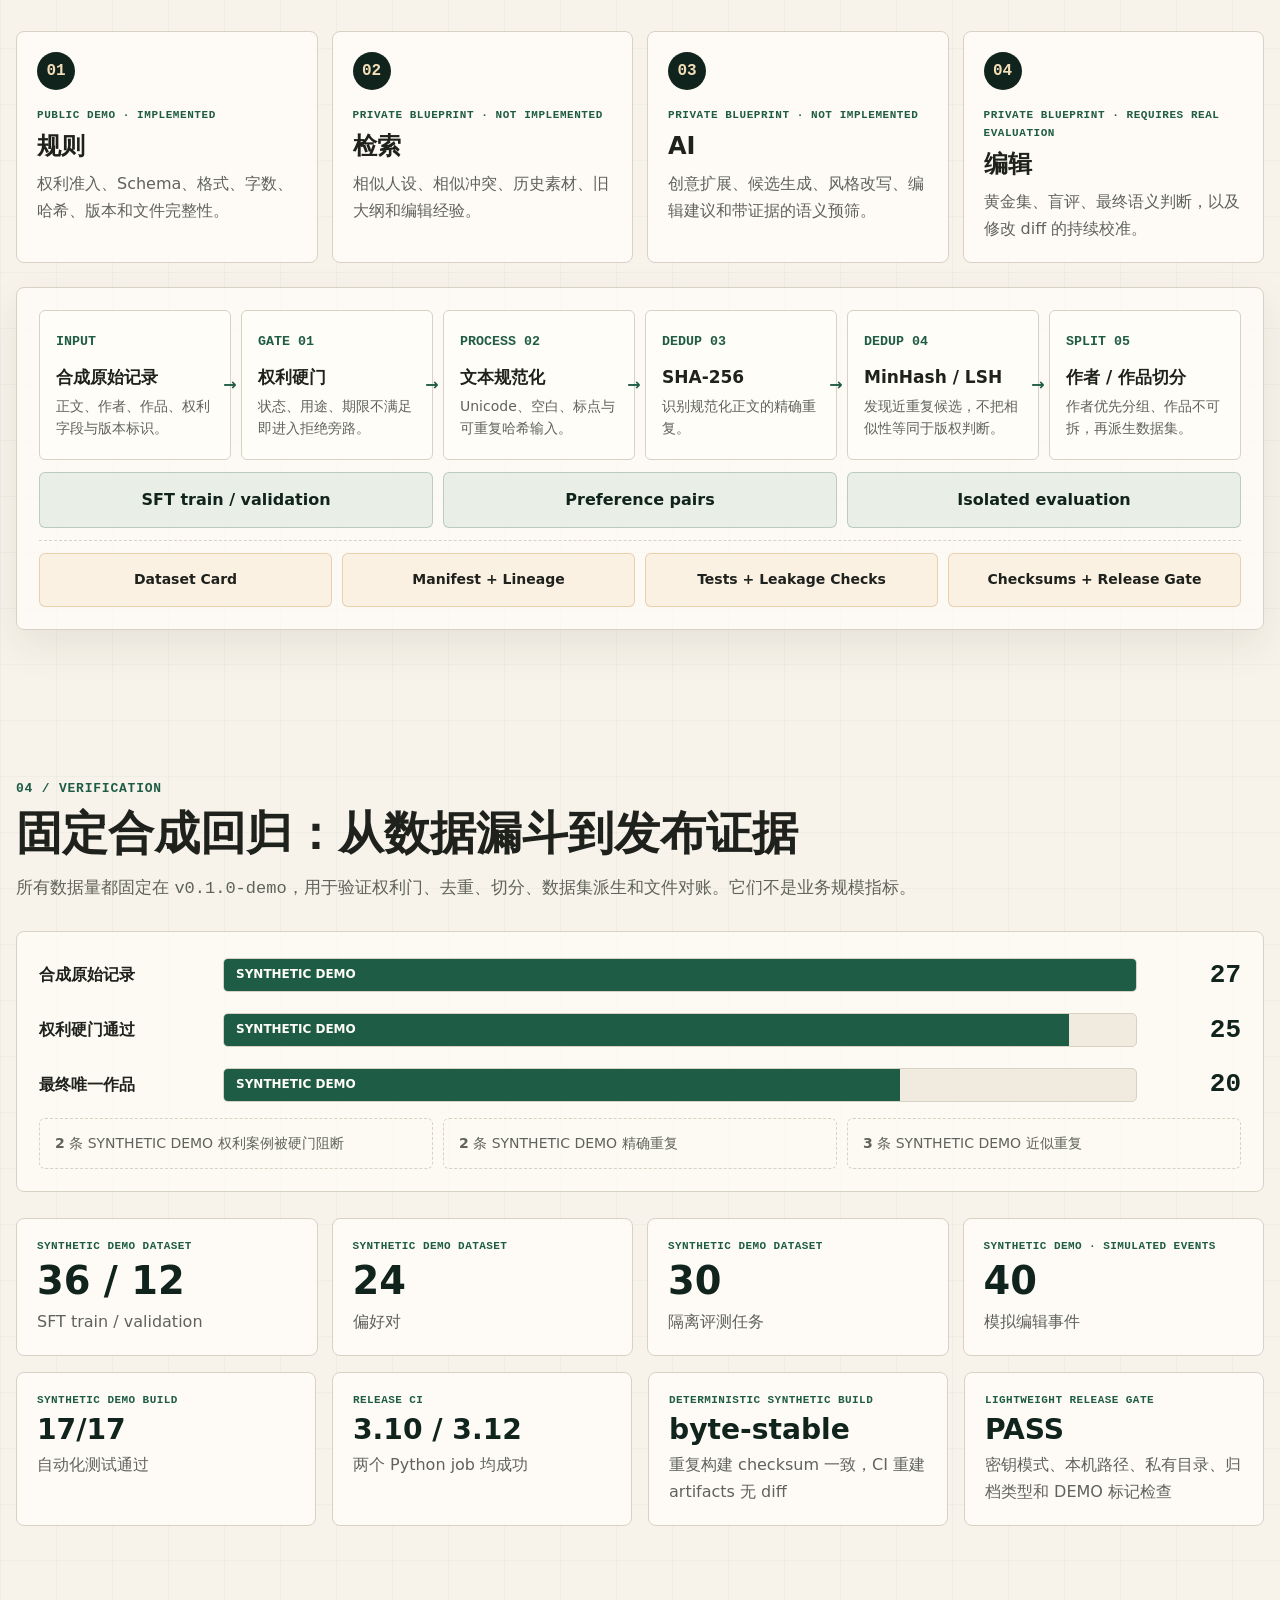
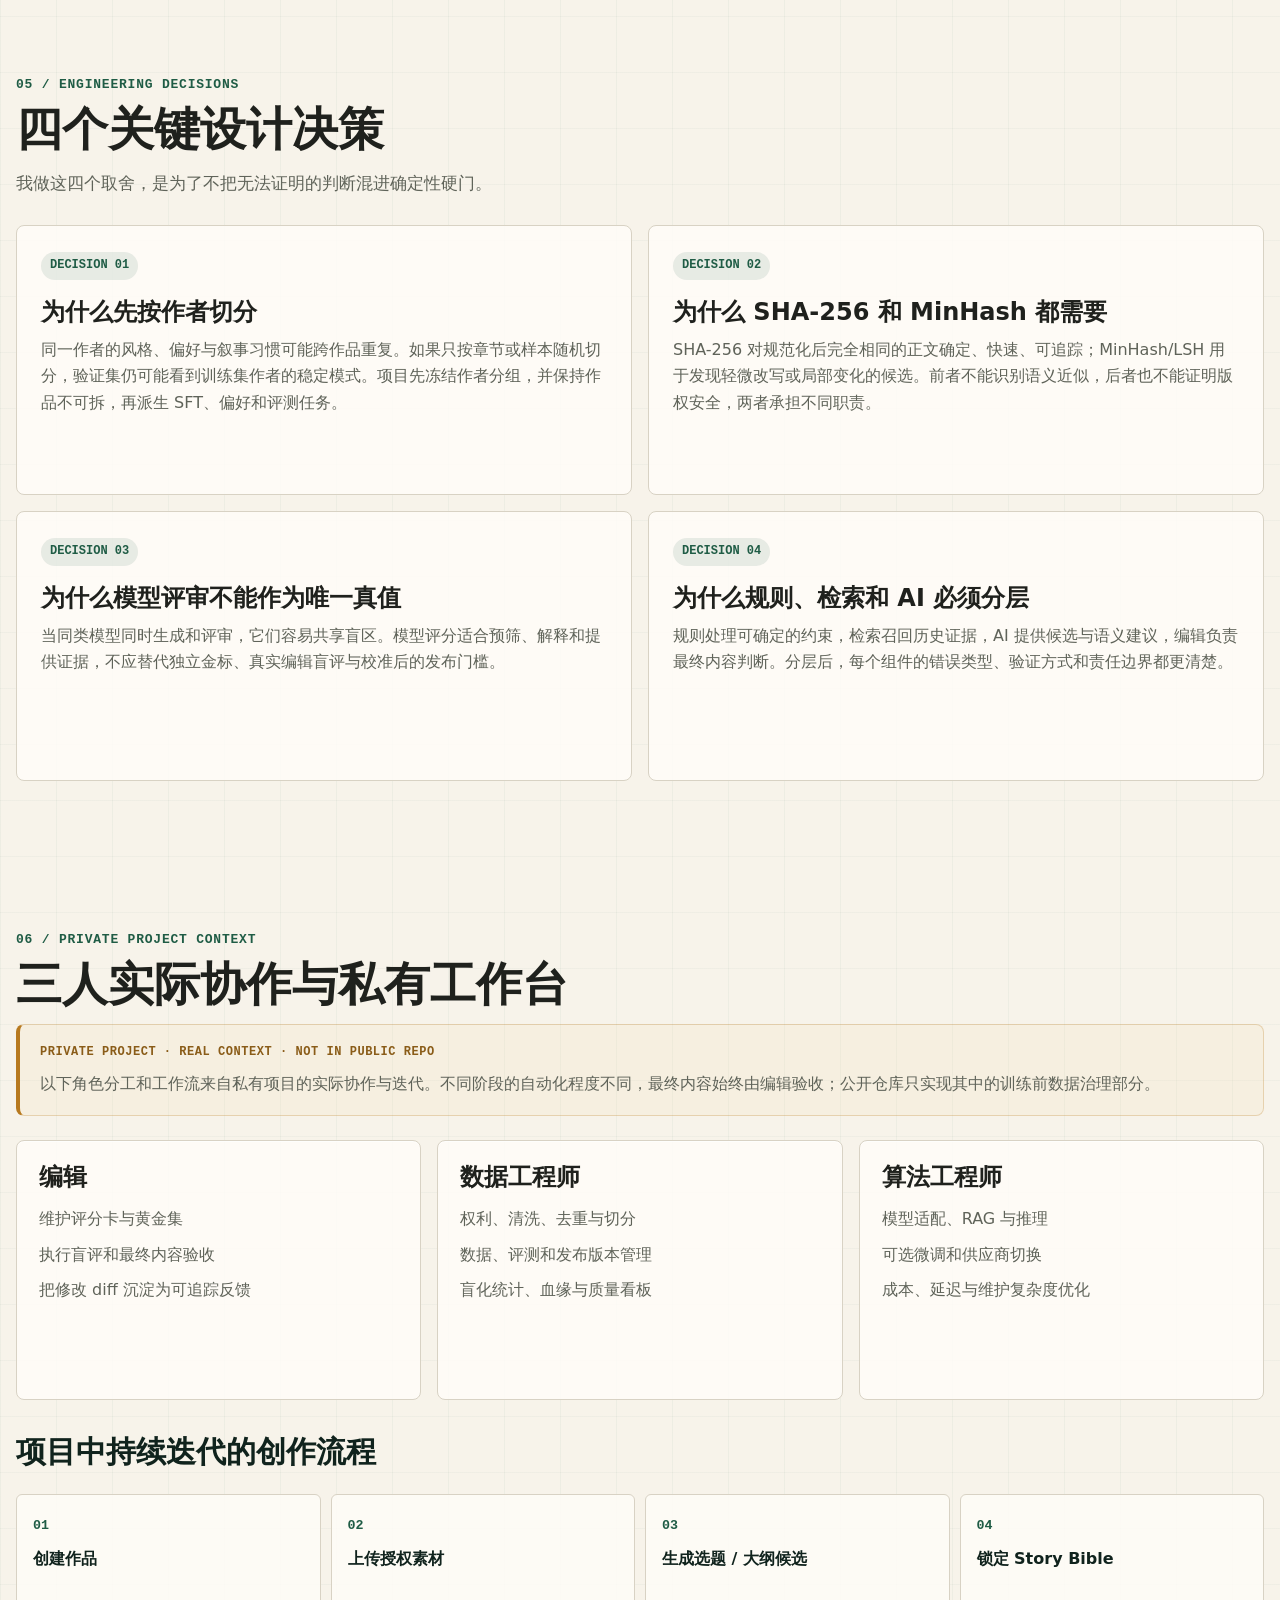
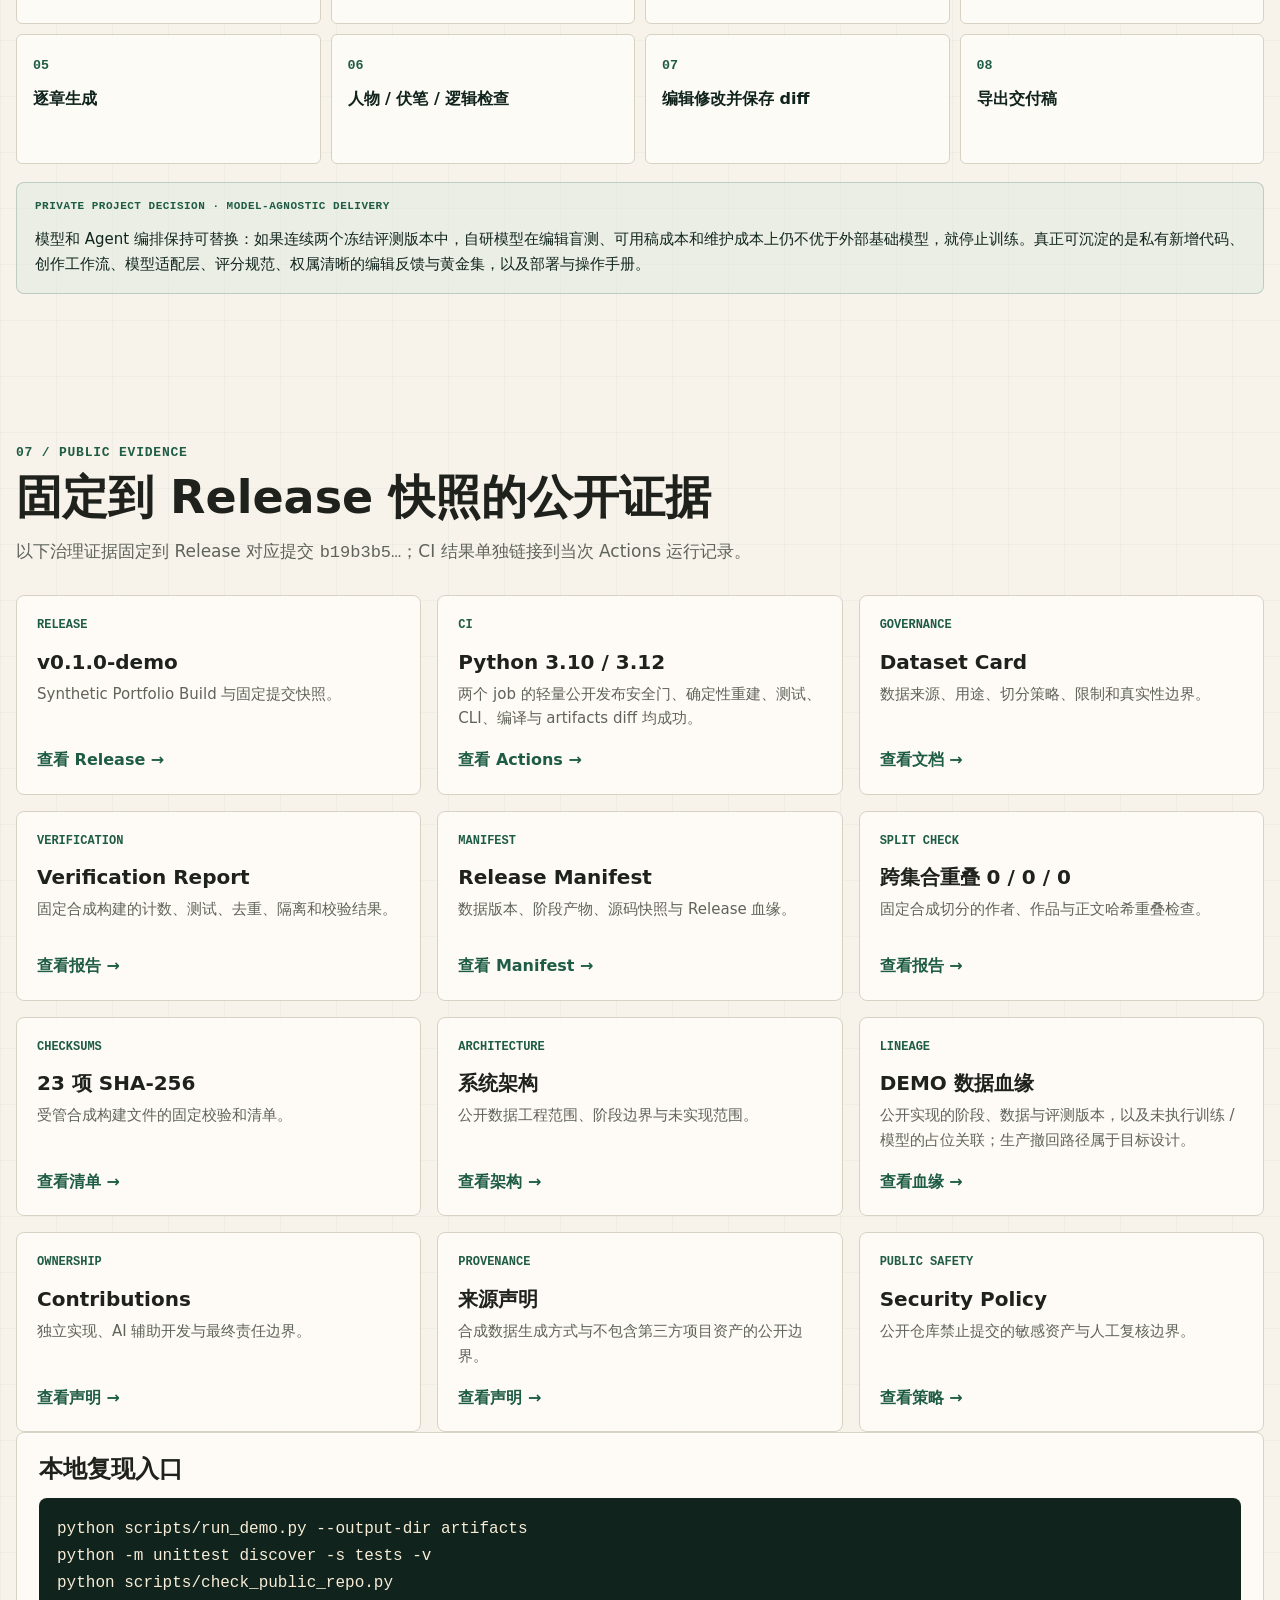
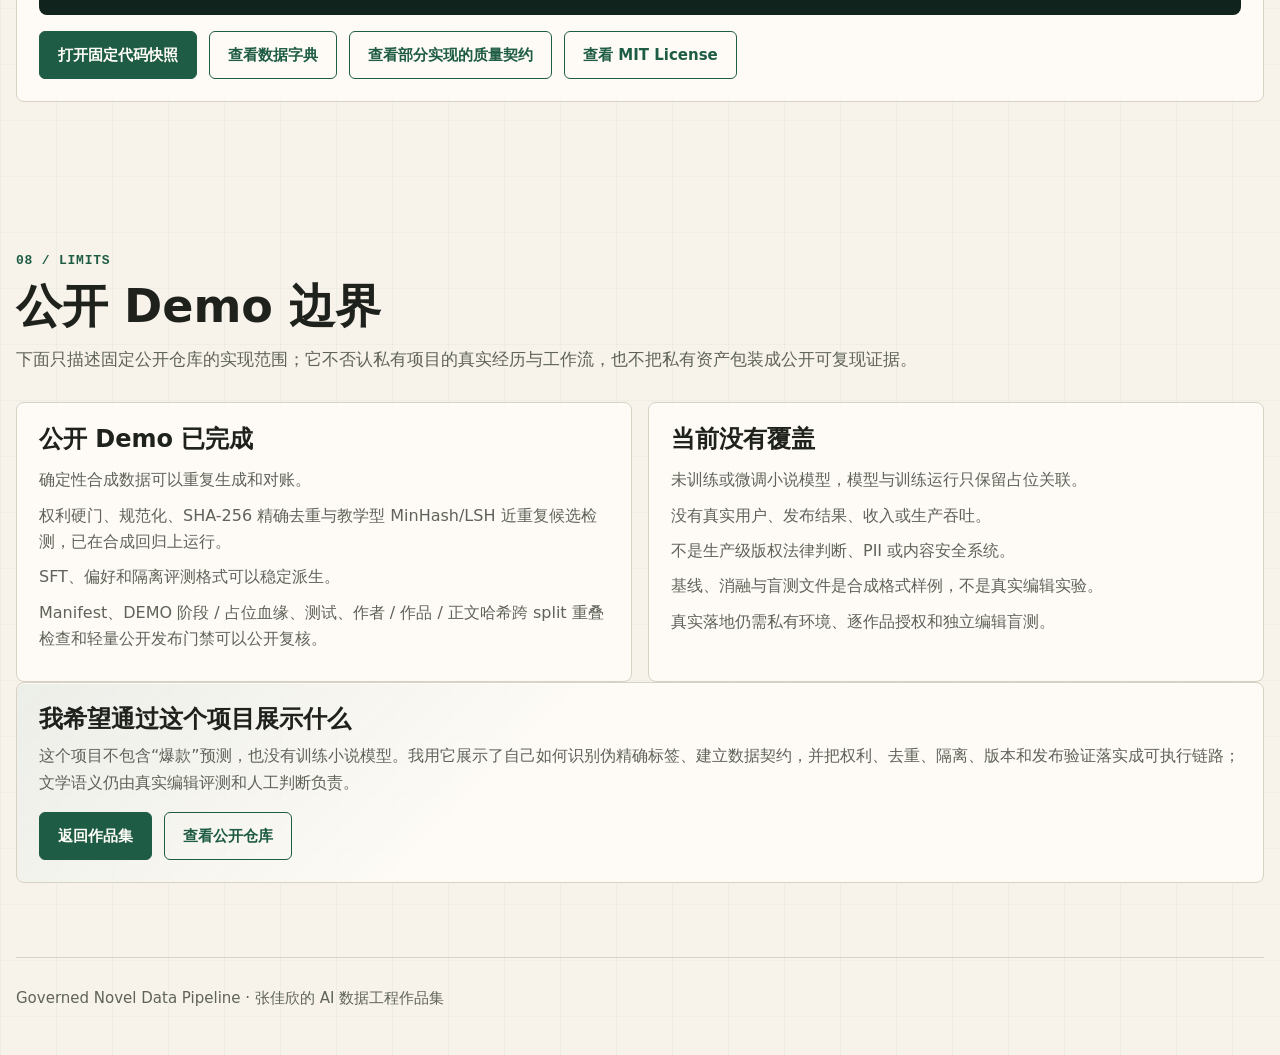
<file: public/zh/projects/governed-novel-data-pipeline.html>
<!doctype html>
<html lang="zh-CN">
  <head>
    <meta charset="utf-8">
    <meta name="viewport" content="width=device-width, initial-scale=1">
    <title>Governed Novel Data Pipeline｜张佳欣作品集</title>
    <meta
      name="description"
      content="张佳欣的 AI 数据工程作品集：从三人私有 AI 小说项目中的权利、伪验证与评测耦合事故出发，独立重建并公开发布 100% 合成、可复核的数据治理 Demo。"
    >
    <link rel="canonical" href="https://www.jiaxinzhang-data.com/zh/projects/governed-novel-data-pipeline.html">
    <link rel="alternate" hreflang="en" href="https://www.jiaxinzhang-data.com/projects/governed-novel-data-pipeline.html">
    <link rel="alternate" hreflang="zh-CN" href="https://www.jiaxinzhang-data.com/zh/projects/governed-novel-data-pipeline.html">
    <link rel="alternate" hreflang="x-default" href="https://www.jiaxinzhang-data.com/projects/governed-novel-data-pipeline.html">
    <link rel="icon" href="../../favicon.svg" type="image/svg+xml">
    <meta name="theme-color" content="#10231d">
    <meta property="og:type" content="article">
    <meta property="og:locale" content="zh_CN">
    <meta property="og:locale:alternate" content="en_US">
    <meta property="og:site_name" content="张佳欣的技术作品集">
    <meta property="og:title" content="Governed Novel Data Pipeline｜张佳欣作品集">
    <meta property="og:description" content="从权利、伪验证与评测耦合问题出发，公开发布 100% 合成、可复核的数据治理 Demo。">
    <meta property="og:url" content="https://www.jiaxinzhang-data.com/zh/projects/governed-novel-data-pipeline.html">
    <meta property="og:image" content="https://www.jiaxinzhang-data.com/og-cover.png">
    <meta name="twitter:card" content="summary_large_image">
    <style>
      :root {
        --bg: #f7f3ea;
        --surface: #fffdf8;
        --surface-strong: #f0eadf;
        --ink: #1f211d;
        --muted: #5f6359;
        --line: #d8d2c4;
        --green: #1f5c45;
        --green-dark: #10231d;
        --green-soft: rgba(31, 92, 69, 0.1);
        --amber: #b7791f;
        --amber-soft: #f3dfb7;
        --radius: 8px;
        --content: 1360px;
        --shadow: 0 16px 40px rgba(32, 34, 29, 0.08);
      }

      * {
        box-sizing: border-box;
      }

      html {
        scroll-behavior: smooth;
      }

      body {
        margin: 0;
        background:
          linear-gradient(90deg, rgba(31, 92, 69, 0.045) 1px, transparent 1px),
          linear-gradient(rgba(31, 92, 69, 0.035) 1px, transparent 1px),
          var(--bg);
        background-size: 56px 56px;
        color: var(--ink);
        font-family: system-ui, -apple-system, BlinkMacSystemFont, "Segoe UI", sans-serif;
        font-size: clamp(16px, 1.04vw, 18px);
        line-height: 1.65;
      }

      a {
        color: inherit;
        text-decoration: none;
      }

      a:focus-visible {
        outline: 3px solid rgba(183, 121, 31, 0.55);
        outline-offset: 3px;
      }

      .site-header {
        position: sticky;
        top: 0;
        z-index: 20;
        border-bottom: 1px solid rgba(216, 210, 196, 0.82);
        background: rgba(247, 243, 234, 0.94);
        backdrop-filter: blur(12px);
      }

      .nav {
        display: flex;
        align-items: center;
        justify-content: space-between;
        width: min(100% - 32px, var(--content));
        min-height: 70px;
        margin: 0 auto;
        gap: 20px;
      }

      .brand {
        display: inline-grid;
        grid-template-columns: 40px auto;
        align-items: center;
        gap: 12px;
        min-width: max-content;
        font-weight: 750;
      }

      .brand-mark {
        display: grid;
        width: 40px;
        height: 40px;
        place-items: center;
        border: 1px solid var(--green);
        border-radius: var(--radius);
        background: var(--green-dark);
        color: var(--amber-soft);
        font-family: ui-monospace, SFMono-Regular, Consolas, monospace;
        font-size: 15px;
      }

      .brand small {
        display: block;
        color: var(--muted);
        font-size: 15px;
        font-weight: 500;
      }

      .nav-links {
        display: flex;
        flex-wrap: wrap;
        justify-content: flex-end;
        gap: 8px;
      }

      .nav-links a,
      .button {
        min-height: 48px;
        display: inline-flex;
        align-items: center;
        justify-content: center;
        border-radius: 6px;
        font-size: clamp(15px, 0.95vw, 16px);
        font-weight: 750;
      }

      .nav-links a {
        padding: 0 12px;
        color: var(--muted);
        font-size: clamp(15px, 0.95vw, 16px);
      }

      .nav-links a:hover {
        background: rgba(31, 92, 69, 0.08);
        color: var(--ink);
      }

      main {
        overflow: clip;
      }

      .section {
        width: min(100% - 32px, var(--content));
        margin: 0 auto;
        padding: 74px 0;
      }

      .hero {
        display: grid;
        grid-template-columns: minmax(0, 0.92fr) minmax(320px, 0.58fr);
        gap: 42px;
        align-items: center;
        min-height: calc(92dvh - 70px);
        padding-top: 52px;
      }

      .hero > * {
        min-width: 0;
      }

      .eyebrow {
        display: inline-flex;
        align-items: center;
        width: fit-content;
        min-height: 32px;
        padding: 0 10px;
        border: 1px solid var(--line);
        border-radius: 999px;
        background: rgba(255, 253, 248, 0.76);
        color: var(--green);
        font-size: 13px;
        font-weight: 800;
        text-transform: uppercase;
      }

      h1,
      h2,
      h3,
      p {
        margin-top: 0;
      }

      h1 {
        max-width: 880px;
        margin: 20px 0 22px;
        font-size: clamp(38px, 6.4vw, 76px);
        line-height: 1.02;
        letter-spacing: 0;
        overflow-wrap: anywhere;
      }

      h2 {
        margin-bottom: 14px;
        font-size: clamp(28px, 4vw, 46px);
        line-height: 1.08;
        letter-spacing: 0;
      }

      h3 {
        margin-bottom: 10px;
        font-size: 24px;
        line-height: 1.2;
      }

      .lead {
        max-width: 780px;
        color: var(--muted);
        font-size: clamp(18px, 1.45vw, 24px);
        overflow-wrap: anywhere;
      }

      .section-intro {
        max-width: 100%;
        margin-bottom: 28px;
        color: var(--muted);
        font-size: clamp(17px, 1.1vw, 19px);
      }

      .hero-actions,
      .repo-actions {
        display: flex;
        flex-wrap: wrap;
        gap: 12px;
        margin-top: 28px;
      }

      .repo-actions {
        margin-top: 16px;
      }

      .button {
        padding: 0 18px;
        border: 1px solid var(--green);
        color: var(--green);
        transition: transform 180ms ease, background 180ms ease, color 180ms ease;
      }

      .button.primary {
        background: var(--green);
        color: #fffdf8;
      }

      .button:hover {
        transform: translateY(-2px);
      }

      .hero-panel,
      .card,
      .metric,
      .flow-step,
      .project-figure,
      .run-box,
      .summary-box {
        border: 1px solid var(--line);
        border-radius: var(--radius);
        background: rgba(255, 253, 248, 0.86);
        box-shadow: 0 1px 0 rgba(255, 255, 255, 0.7) inset;
      }

      .hero-panel {
        padding: 22px;
      }

      .hero-panel strong {
        color: var(--green-dark);
        font-size: 20px;
      }

      .scope-note {
        margin: 18px 0 0;
        padding: 16px;
        border-left: 4px solid var(--amber);
        background: rgba(243, 223, 183, 0.28);
        color: var(--muted);
        font-size: clamp(17px, 1.1vw, 19px);
        line-height: 1.7;
      }

      .metric-grid,
      .problem-grid,
      .engineering-grid,
      .validation-copy,
      .limits-grid,
      .flow-grid,
      .figure-grid {
        display: grid;
        gap: 16px;
      }

      .metric-grid {
        grid-template-columns: repeat(2, minmax(0, 1fr));
        margin-top: 18px;
      }

      .problem-grid,
      .flow-grid {
        grid-template-columns: repeat(3, minmax(0, 1fr));
      }

      .engineering-grid,
      .limits-grid,
      .figure-grid {
        grid-template-columns: repeat(2, minmax(0, 1fr));
      }

      .validation-layout {
        display: grid;
        grid-template-columns: minmax(0, 1fr) minmax(320px, 0.68fr);
        gap: 16px;
        align-items: start;
      }

      .metric,
      .card,
      .flow-step,
      .run-box,
      .summary-box {
        padding: 22px;
      }

      .metric strong {
        display: block;
        margin-bottom: 6px;
        color: var(--green-dark);
        font-family: system-ui, -apple-system, BlinkMacSystemFont, "Segoe UI", sans-serif;
        font-size: clamp(32px, 2vw, 36px);
        font-weight: 800;
        font-variant-numeric: tabular-nums;
        line-height: 1;
      }

      .metric span,
      .card p,
      .flow-step p,
      .summary-box p {
        color: var(--muted);
      }

      .metric span {
        font-size: clamp(16px, 1vw, 18px);
        font-weight: 500;
      }

      .hero-actions .button {
        width: 160px;
      }

      .card ul,
      .summary-box ul {
        display: grid;
        gap: 9px;
        margin: 14px 0 0;
        padding: 0;
        list-style: none;
      }

      .card li,
      .summary-box li {
        color: var(--muted);
      }

      .card li strong,
      .summary-box li strong {
        color: var(--green-dark);
      }

      .flow-step small {
        display: inline-grid;
        width: 32px;
        height: 32px;
        margin-bottom: 14px;
        place-items: center;
        border-radius: 50%;
        background: var(--green-dark);
        color: var(--amber-soft);
        font-family: ui-monospace, SFMono-Regular, Consolas, monospace;
        font-weight: 800;
      }

      .pipeline-line {
        margin: 24px 0 0;
        padding: 18px;
        border: 1px solid var(--line);
        border-radius: var(--radius);
        background: var(--green-dark);
        color: #f8edd7;
        font-family: ui-monospace, SFMono-Regular, Consolas, monospace;
        font-size: 15px;
        line-height: 1.75;
      }

      .project-figure {
        margin: 30px 0 0;
        overflow: hidden;
        box-shadow: var(--shadow);
      }

      .project-figure a {
        display: block;
      }

      .project-figure img {
        display: block;
        width: 100%;
        height: auto;
        background: var(--surface-strong);
      }

      .project-figure figcaption {
        padding: 12px 16px;
        border-top: 1px solid var(--line);
        color: var(--muted);
        font-size: 15px;
      }

      .figure-grid {
        margin-top: 30px;
      }

      .figure-grid .project-figure {
        margin: 0;
      }

      .validation-layout .project-figure {
        margin: 0;
      }

      .validation-note {
        grid-column: 1 / -1;
        margin: 0;
        padding: 12px 16px;
        border: 1px solid var(--line);
        border-radius: var(--radius);
        background: rgba(255, 253, 248, 0.78);
        color: var(--muted);
      }

      @media (min-width: 901px) {
        .validation-note {
          white-space: nowrap;
        }
      }

      .data-table {
        overflow-x: auto;
        border: 1px solid var(--line);
        border-radius: var(--radius);
        background: rgba(255, 253, 248, 0.86);
      }

      table {
        width: 100%;
        min-width: 720px;
        border-collapse: collapse;
      }

      th,
      td {
        padding: 14px 16px;
        border-bottom: 1px solid var(--line);
        text-align: left;
        vertical-align: top;
      }

      th {
        background: var(--surface-strong);
        color: var(--green-dark);
        font-size: 13px;
      }

      td {
        color: var(--muted);
      }

      tr:last-child td {
        border-bottom: 0;
      }

      code,
      pre {
        font-family: ui-monospace, SFMono-Regular, Consolas, monospace;
      }

      pre {
        overflow-x: auto;
        margin: 14px 0 0;
        padding: 18px;
        border-radius: var(--radius);
        background: var(--green-dark);
        color: #f8edd7;
        line-height: 1.7;
      }

      .summary-box {
        background:
          linear-gradient(135deg, rgba(31, 92, 69, 0.08), transparent 42%),
          rgba(255, 253, 248, 0.86);
      }

      footer {
        width: min(100% - 32px, var(--content));
        margin: 0 auto;
        padding: 28px 0 48px;
        border-top: 1px solid var(--line);
        color: var(--muted);
        font-size: 15px;
      }

      @media (max-width: 900px) {
        .nav {
          align-items: flex-start;
          flex-direction: column;
          padding: 14px 0;
          gap: 10px;
        }

        .nav-links {
          justify-content: flex-start;
        }

        .hero,
        .problem-grid,
        .engineering-grid,
        .validation-layout,
        .limits-grid,
        .flow-grid,
        .figure-grid {
          grid-template-columns: 1fr;
        }

        .hero {
          min-height: auto;
          padding-top: 44px;
        }
      }

      @media (max-width: 560px) {
        .section,
        .nav,
        footer {
          width: min(100% - 24px, var(--content));
        }

        .section {
          padding: 56px 0;
        }

        h1 {
          max-width: 100%;
          font-size: clamp(27px, 7.5vw, 30px);
          line-height: 1.08;
          word-break: break-all;
        }

        .lead {
          max-width: 100%;
          font-size: 17px;
          word-break: break-all;
        }

        .metric-grid {
          grid-template-columns: 1fr;
        }
      }

      @media (prefers-reduced-motion: reduce) {
        *,
        *::before,
        *::after {
          scroll-behavior: auto !important;
          transition: none !important;
        }
      }

      .skip-link {
        position: fixed;
        top: 10px;
        left: 10px;
        z-index: 100;
        padding: 10px 14px;
        border-radius: 6px;
        background: var(--green-dark);
        color: #fffdf8;
        transform: translateY(-160%);
      }

      .skip-link:focus {
        transform: translateY(0);
      }

      .section[id] {
        scroll-margin-top: 92px;
      }

      .hero {
        align-items: start;
        min-height: auto;
        padding-top: 76px;
        padding-bottom: 86px;
      }

      .hero h1 {
        max-width: 920px;
        font-size: clamp(42px, 6.1vw, 78px);
        overflow-wrap: anywhere;
        word-break: normal;
      }

      .hero-subtitle {
        max-width: 760px;
        margin: -6px 0 18px;
        color: var(--green-dark);
        font-size: clamp(23px, 2.2vw, 34px);
        font-weight: 800;
        line-height: 1.2;
      }

      .hero .lead {
        max-width: 820px;
        font-size: clamp(17px, 1.25vw, 21px);
        overflow-wrap: anywhere;
        word-break: normal;
      }

      .hero-actions .button {
        width: auto;
        min-width: 150px;
      }

      .snapshot {
        display: block;
        margin-top: 4px;
        color: var(--green);
        font-family: ui-monospace, SFMono-Regular, Consolas, monospace;
        font-size: 13px;
        font-weight: 800;
        overflow-wrap: anywhere;
      }

      .metric small,
      .audit-stat small,
      .output-card small,
      .proof-card small {
        display: block;
        margin-bottom: 8px;
        color: var(--green);
        font-family: ui-monospace, SFMono-Regular, Consolas, monospace;
        font-size: 11px;
        font-weight: 850;
        letter-spacing: 0.04em;
        line-height: 1.35;
        text-transform: uppercase;
      }

      .metric {
        min-height: 132px;
      }

      .metric span {
        line-height: 1.45;
      }

      .boundary-strip {
        margin-top: 18px;
        padding: 16px 18px;
        border: 1px solid rgba(31, 92, 69, 0.22);
        border-radius: var(--radius);
        background: rgba(223, 233, 223, 0.54);
        color: var(--green-dark);
        font-size: 15px;
        line-height: 1.65;
      }

      .section-kicker {
        display: block;
        margin-bottom: 10px;
        color: var(--green);
        font-family: ui-monospace, SFMono-Regular, Consolas, monospace;
        font-size: 13px;
        font-weight: 850;
        letter-spacing: 0.06em;
        text-transform: uppercase;
      }

      .intro-grid,
      .contrast-grid,
      .decision-grid,
      .limits-grid,
      .role-grid,
      .proof-grid,
      .evidence-grid {
        display: grid;
        gap: 16px;
      }

      .intro-grid {
        grid-template-columns: repeat(3, minmax(0, 1fr));
      }

      .intro-grid .card {
        min-height: 250px;
      }

      .context-bridge {
        display: grid;
        grid-template-columns: repeat(2, minmax(0, 1fr));
        gap: 16px;
        margin: 28px 0 34px;
      }

      .context-card {
        min-height: 245px;
        padding: 24px;
        border: 1px solid var(--line);
        border-top: 5px solid var(--amber);
        border-radius: var(--radius);
        background:
          linear-gradient(145deg, rgba(243, 223, 183, 0.24), transparent 58%),
          rgba(255, 253, 248, 0.9);
      }

      .context-card.public {
        border-top-color: var(--green);
        background:
          linear-gradient(145deg, rgba(31, 92, 69, 0.11), transparent 58%),
          rgba(255, 253, 248, 0.9);
      }

      .context-label {
        display: block;
        margin-bottom: 12px;
        color: var(--green);
        font-family: ui-monospace, SFMono-Regular, Consolas, monospace;
        font-size: 11px;
        font-weight: 850;
        letter-spacing: 0.045em;
        line-height: 1.45;
        text-transform: uppercase;
      }

      .context-card.private .context-label {
        color: #8a5c18;
      }

      .context-card h3 {
        font-size: clamp(21px, 2vw, 27px);
      }

      .context-card p {
        margin-bottom: 0;
        color: var(--muted);
      }

      .context-note {
        grid-column: 1 / -1;
        margin: 0;
        padding: 16px 18px;
        border-left: 4px solid var(--green);
        background: rgba(31, 92, 69, 0.08);
        color: var(--green-dark);
        font-weight: 750;
        line-height: 1.65;
      }

      .subsection-title {
        margin: 0 0 16px;
        color: var(--green-dark);
        font-size: clamp(22px, 2.4vw, 30px);
      }

      .workbench-title {
        margin-top: 34px;
      }

      .failure-quote {
        margin: 30px 0;
        padding: clamp(24px, 4vw, 44px);
        border: 1px solid rgba(255, 255, 255, 0.18);
        border-radius: var(--radius);
        background:
          linear-gradient(135deg, rgba(183, 121, 31, 0.22), transparent 46%),
          var(--green-dark);
        color: #fffdf8;
        box-shadow: var(--shadow);
      }

      .failure-quote p {
        max-width: 980px;
        margin-bottom: 10px;
        font-size: clamp(27px, 4.2vw, 54px);
        font-weight: 850;
        line-height: 1.08;
      }

      .failure-quote span {
        color: #d9e4dd;
        font-size: 16px;
      }

      .contrast-grid {
        grid-template-columns: repeat(2, minmax(0, 1fr));
      }

      .contrast-card {
        position: relative;
        min-height: 290px;
        padding: 24px;
        border: 1px solid var(--line);
        border-radius: var(--radius);
        background: rgba(255, 253, 248, 0.86);
      }

      .contrast-card.pass {
        border-top: 5px solid var(--green);
      }

      .contrast-card.fail {
        border-top: 5px solid var(--amber);
      }

      .contrast-card ul {
        display: grid;
        gap: 10px;
        margin: 18px 0 0;
        padding: 0;
        color: var(--muted);
        list-style: none;
      }

      .audit-stats,
      .output-grid {
        display: grid;
        grid-template-columns: repeat(3, minmax(0, 1fr));
        gap: 14px;
        margin-top: 22px;
      }

      .audit-stat,
      .output-card,
      .proof-card {
        padding: 20px;
        border: 1px solid var(--line);
        border-radius: var(--radius);
        background: rgba(255, 253, 248, 0.86);
      }

      .audit-stat strong,
      .output-card strong,
      .proof-card strong {
        display: block;
        margin-bottom: 8px;
        color: var(--green-dark);
        font-size: clamp(29px, 3vw, 40px);
        font-variant-numeric: tabular-nums;
        line-height: 1;
      }

      .audit-stat span,
      .output-card span,
      .proof-card span {
        color: var(--muted);
        line-height: 1.5;
      }

      .timeline {
        display: grid;
        margin-top: 18px;
      }

      .timeline-heading {
        margin: 42px 0 8px;
        color: var(--green-dark);
        font-size: clamp(24px, 3vw, 36px);
      }

      .timeline-item {
        position: relative;
        display: grid;
        grid-template-columns: 150px minmax(0, 1fr);
        gap: 18px;
        padding: 0 0 28px 30px;
        border-left: 1px solid var(--line);
      }

      .timeline-item::before {
        content: "";
        position: absolute;
        top: 8px;
        left: -6px;
        width: 11px;
        height: 11px;
        border-radius: 50%;
        background: var(--green);
        box-shadow: 0 0 0 5px var(--bg);
      }

      .timeline-item:last-child {
        padding-bottom: 0;
        border-left-color: transparent;
      }

      .timeline-item time {
        color: var(--green);
        font-family: ui-monospace, SFMono-Regular, Consolas, monospace;
        font-size: 13px;
        font-weight: 850;
        line-height: 1.5;
        overflow-wrap: anywhere;
        text-transform: uppercase;
      }

      .timeline-item .card {
        padding: 18px 20px;
      }

      .timeline-item h3 {
        font-size: 20px;
      }

      .timeline-item p {
        margin-bottom: 0;
      }

      .responsibility-grid {
        display: grid;
        grid-template-columns: repeat(4, minmax(0, 1fr));
        gap: 14px;
        margin-bottom: 24px;
      }

      .responsibility-card {
        min-height: 230px;
        padding: 20px;
        border: 1px solid var(--line);
        border-radius: var(--radius);
        background: rgba(255, 253, 248, 0.86);
      }

      .responsibility-card b {
        display: grid;
        width: 38px;
        height: 38px;
        margin-bottom: 16px;
        place-items: center;
        border-radius: 50%;
        background: var(--green-dark);
        color: var(--amber-soft);
        font-family: ui-monospace, SFMono-Regular, Consolas, monospace;
      }

      .responsibility-card p {
        margin-bottom: 0;
        color: var(--muted);
      }

      .responsibility-card > small {
        display: block;
        margin-bottom: 8px;
        color: var(--green);
        font-family: ui-monospace, SFMono-Regular, Consolas, monospace;
        font-size: 11px;
        font-weight: 750;
        letter-spacing: 0.05em;
      }

      .architecture-board {
        padding: 22px;
        border: 1px solid var(--line);
        border-radius: var(--radius);
        background: rgba(255, 253, 248, 0.72);
        box-shadow: var(--shadow);
      }

      .architecture-flow {
        display: grid;
        grid-template-columns: repeat(6, minmax(0, 1fr));
        gap: 10px;
      }

      .arch-step {
        position: relative;
        min-height: 150px;
        padding: 16px;
        border: 1px solid var(--line);
        border-radius: 6px;
        background: var(--surface);
      }

      .arch-step::after {
        content: "→";
        position: absolute;
        top: 50%;
        right: -10px;
        z-index: 2;
        width: 20px;
        color: var(--green);
        font-weight: 900;
        text-align: center;
        transform: translateY(-50%);
      }

      .arch-step:last-child::after {
        display: none;
      }

      .arch-step small {
        color: var(--green);
        font-family: ui-monospace, SFMono-Regular, Consolas, monospace;
        font-weight: 850;
      }

      .arch-step h3 {
        margin: 14px 0 8px;
        font-size: 17px;
      }

      .arch-step p {
        margin-bottom: 0;
        color: var(--muted);
        font-size: 14px;
        line-height: 1.55;
      }

      .branch-grid,
      .control-grid {
        display: grid;
        gap: 10px;
        margin-top: 12px;
      }

      .branch-grid {
        grid-template-columns: repeat(3, minmax(0, 1fr));
      }

      .control-grid {
        grid-template-columns: repeat(4, minmax(0, 1fr));
        padding-top: 12px;
        border-top: 1px dashed var(--line);
      }

      .branch-card,
      .control-card {
        padding: 14px 16px;
        border-radius: 6px;
        text-align: center;
      }

      .branch-card {
        border: 1px solid rgba(31, 92, 69, 0.24);
        background: rgba(223, 233, 223, 0.66);
        color: var(--green-dark);
        font-weight: 800;
      }

      .control-card {
        border: 1px solid rgba(183, 121, 31, 0.28);
        background: rgba(243, 223, 183, 0.28);
        color: var(--ink);
        font-size: 14px;
        font-weight: 750;
      }

      .architecture-caption {
        margin: 16px 0 0;
        color: var(--muted);
        font-size: 14px;
      }

      .funnel {
        display: grid;
        gap: 12px;
        margin: 26px 0;
        padding: 22px;
        border: 1px solid var(--line);
        border-radius: var(--radius);
        background: rgba(255, 253, 248, 0.76);
      }

      .funnel-row {
        display: grid;
        grid-template-columns: 170px minmax(0, 1fr) 90px;
        align-items: center;
        gap: 14px;
      }

      .funnel-label {
        color: var(--ink);
        font-weight: 800;
      }

      .funnel-track {
        height: 34px;
        overflow: hidden;
        border: 1px solid var(--line);
        border-radius: 5px;
        background: var(--surface-strong);
      }

      .funnel-fill {
        display: flex;
        height: 100%;
        align-items: center;
        padding-left: 12px;
        background: var(--green);
        color: #fffdf8;
        font-size: 12px;
        font-weight: 800;
        white-space: nowrap;
      }

      .funnel-value {
        color: var(--green-dark);
        font-family: ui-monospace, SFMono-Regular, Consolas, monospace;
        font-size: 26px;
        font-weight: 850;
        text-align: right;
      }

      .reject-grid {
        display: grid;
        grid-template-columns: repeat(3, minmax(0, 1fr));
        gap: 10px;
      }

      .reject-note {
        padding: 13px 15px;
        border: 1px dashed var(--line);
        border-radius: 6px;
        color: var(--muted);
        font-size: 14px;
      }

      .output-grid {
        grid-template-columns: repeat(4, minmax(0, 1fr));
      }

      .proof-grid {
        grid-template-columns: repeat(4, minmax(0, 1fr));
        margin-top: 16px;
      }

      .proof-card strong {
        font-size: clamp(23px, 2.2vw, 32px);
      }

      .decision-grid {
        grid-template-columns: repeat(2, minmax(0, 1fr));
      }

      .decision-card {
        min-height: 270px;
        padding: 24px;
        border: 1px solid var(--line);
        border-radius: var(--radius);
        background: rgba(255, 253, 248, 0.86);
      }

      .decision-card .decision-index {
        display: inline-flex;
        min-height: 28px;
        align-items: center;
        padding: 0 9px;
        border-radius: 999px;
        background: var(--green-soft);
        color: var(--green);
        font-family: ui-monospace, SFMono-Regular, Consolas, monospace;
        font-size: 12px;
        font-weight: 850;
      }

      .decision-card h3 {
        margin-top: 18px;
      }

      .decision-card p {
        margin-bottom: 0;
        color: var(--muted);
      }

      .plan-banner {
        margin-bottom: 22px;
        padding: 14px 18px;
        border: 1px solid rgba(183, 121, 31, 0.32);
        border-radius: var(--radius);
        background: rgba(243, 223, 183, 0.3);
        color: var(--ink);
        font-weight: 750;
      }

      .role-grid {
        grid-template-columns: repeat(3, minmax(0, 1fr));
      }

      .role-grid .card {
        min-height: 260px;
      }

      .workbench-flow {
        display: grid;
        grid-template-columns: repeat(4, minmax(0, 1fr));
        gap: 10px;
        margin-top: 24px;
      }

      .work-step {
        min-height: 130px;
        padding: 16px;
        border: 1px solid var(--line);
        border-radius: 6px;
        background: rgba(255, 253, 248, 0.82);
      }

      .work-step small {
        color: var(--green);
        font-family: ui-monospace, SFMono-Regular, Consolas, monospace;
        font-weight: 850;
      }

      .work-step strong {
        display: block;
        margin-top: 10px;
        color: var(--green-dark);
        line-height: 1.35;
      }

      .project-context-note {
        display: grid;
        gap: 8px;
        margin: 0 0 24px;
        padding: 18px 20px;
        border: 1px solid rgba(183, 121, 31, 0.26);
        border-left: 4px solid var(--amber);
        border-radius: var(--radius);
        background: rgba(243, 223, 183, 0.2);
        color: var(--muted);
      }

      .project-context-note strong {
        color: #8a5c18;
        font-family: ui-monospace, SFMono-Regular, Consolas, monospace;
        font-size: 12px;
        letter-spacing: 0.045em;
      }

      .stop-rule {
        margin-top: 22px;
        padding: 24px;
        border-radius: var(--radius);
        background: var(--green-dark);
        color: #fffdf8;
      }

      .stop-rule small {
        color: var(--amber-soft);
        font-family: ui-monospace, SFMono-Regular, Consolas, monospace;
        font-weight: 850;
      }

      .stop-rule p {
        max-width: 1040px;
        margin: 12px 0 0;
        font-size: clamp(18px, 1.6vw, 24px);
        line-height: 1.55;
      }

      .evidence-grid {
        grid-template-columns: repeat(3, minmax(0, 1fr));
      }

      .evidence-card {
        display: flex;
        min-height: 190px;
        flex-direction: column;
        padding: 20px;
        border: 1px solid var(--line);
        border-radius: var(--radius);
        background: rgba(255, 253, 248, 0.86);
        transition: transform 180ms ease, border-color 180ms ease;
      }

      .evidence-card:hover {
        border-color: rgba(31, 92, 69, 0.42);
        transform: translateY(-2px);
      }

      .evidence-card small {
        color: var(--green);
        font-family: ui-monospace, SFMono-Regular, Consolas, monospace;
        font-size: 12px;
        font-weight: 850;
      }

      .evidence-card h3 {
        margin: 14px 0 8px;
        font-size: 20px;
      }

      .evidence-card p {
        margin-bottom: 16px;
        color: var(--muted);
        font-size: 15px;
      }

      .evidence-card span {
        margin-top: auto;
        color: var(--green);
        font-weight: 850;
      }

      .limits-grid {
        grid-template-columns: repeat(2, minmax(0, 1fr));
      }

      .limits-grid .card {
        min-height: 280px;
      }

      .fine-print {
        margin-top: 22px;
        padding: 16px 18px;
        border-left: 4px solid var(--amber);
        background: rgba(243, 223, 183, 0.22);
        color: var(--muted);
        font-size: 14px;
      }

      @media (max-width: 1120px) {
        .architecture-flow {
          grid-template-columns: repeat(3, minmax(0, 1fr));
        }

        .arch-step:nth-child(3)::after,
        .arch-step:last-child::after {
          display: none;
        }

        .proof-grid,
        .output-grid,
        .workbench-flow {
          grid-template-columns: repeat(2, minmax(0, 1fr));
        }
      }

      @media (max-width: 900px) {
        .context-bridge,
        .intro-grid,
        .contrast-grid,
        .responsibility-grid,
        .decision-grid,
        .role-grid,
        .evidence-grid,
        .limits-grid {
          grid-template-columns: 1fr;
        }

        .audit-stats {
          grid-template-columns: repeat(3, minmax(0, 1fr));
        }

        .timeline-item {
          grid-template-columns: 120px minmax(0, 1fr);
        }
      }

      @media (max-width: 640px) {
        .brand {
          width: 100%;
          min-width: 0;
          grid-template-columns: 40px minmax(0, 1fr);
        }

        .brand > span,
        .brand small {
          min-width: 0;
          overflow-wrap: anywhere;
        }

        .hero h1,
        .hero .lead {
          overflow-wrap: anywhere;
          word-break: normal;
        }

        .hero h1 {
          font-size: clamp(31px, 10.2vw, 43px);
        }

        .hero-subtitle {
          font-size: 22px;
        }

        .audit-stats,
        .output-grid,
        .proof-grid,
        .branch-grid,
        .control-grid,
        .workbench-flow,
        .reject-grid,
        .architecture-flow {
          grid-template-columns: 1fr;
        }

        .arch-step::after {
          content: "↓";
          top: auto;
          right: 50%;
          bottom: -20px;
          transform: translateX(50%);
        }

        .arch-step:nth-child(3)::after {
          display: block;
        }

        .timeline-item {
          grid-template-columns: 1fr;
          gap: 8px;
          padding-left: 22px;
        }

        .funnel-row {
          grid-template-columns: 1fr;
          gap: 8px;
        }

        .funnel-value {
          text-align: left;
        }

        .funnel-track {
          height: 32px;
        }

        pre {
          white-space: pre-wrap;
          overflow-wrap: anywhere;
        }
      }
    </style>
    <link rel="stylesheet" href="../../assets/i18n.css">
  </head>
  <body>
    <a class="skip-link" href="#main-content">跳到正文</a>

    <header class="site-header">
      <nav class="nav" aria-label="项目页导航">
        <a class="brand" href="../index.html#top" aria-label="返回张佳欣作品集首页">
          <span class="brand-mark">P03</span>
          <span>
            Governed Novel Pipeline
            <small>Synthetic AI data governance portfolio project</small>
          </span>
        </a>
        <div class="nav-links">
          <a href="#background">背景</a>
          <a href="#incident">事故</a>
          <a href="#architecture">架构</a>
          <a href="#validation">验证</a>
          <a href="#decisions">决策</a>
          <a href="#limits">边界</a>
          <a href="../index.html#projects">返回作品集</a>
        </div>
        <div class="language-switch" aria-label="选择语言">
          <a href="../../projects/governed-novel-data-pipeline.html" lang="en" hreflang="en">English</a>
          <span lang="zh-CN" aria-current="page">中文</span>
        </div>
      </nav>
    </header>

    <main id="main-content">
      <section class="section hero" id="top" aria-labelledby="project-title">
        <div>
          <span class="eyebrow">P03 · AI DATA ENGINEERING · SYNTHETIC DEMO</span>
          <h1 id="project-title">Governed Novel Data Pipeline</h1>
          <p class="hero-subtitle">从“伪精确文学特征”到可审计 AI 数据管道</p>
          <p class="lead">
            2025 年 6 月，我与一名算法工程师和一名内容编辑开始筹备私有 AI 小说创作工作台；后续我把项目中暴露的权利、标签真值、评测隔离和版本治理问题，独立重建为这套 100% 合成、可公开复核的数据管道。
          </p>
          <div class="hero-actions">
            <a class="button primary" href="https://github.com/JiaxinZhang-space/novel-ai-data-pipeline" target="_blank" rel="noopener">查看 GitHub</a>
            <a class="button" href="https://github.com/JiaxinZhang-space/novel-ai-data-pipeline/releases/tag/v0.1.0-demo" target="_blank" rel="noopener">查看 Release</a>
            <a class="button" href="#evidence">查看证据</a>
          </div>
          <div class="boundary-strip">
            真实项目提供问题背景，公开 Demo 提供可审计的工程证据；两者不是同一份数据，也不是同一套代码。公开仓库不含私有项目的代码、小说、日志、配置、提示词、合同或经营记录。
          </div>
        </div>

        <aside class="hero-panel" aria-label="固定 Release 的项目验证指标">
          <strong>Evidence snapshot</strong>
          <span class="snapshot">v0.1.0-demo · b19b3b5d9aa78715fbb65218a3438516d901b87b</span>
          <p class="scope-note">
            页面中的数据量全部属于固定合成回归样例，不代表真实业务规模、模型效果或生产吞吐。
          </p>
          <div class="metric-grid">
            <div class="metric">
              <small>SYNTHETIC DEMO</small>
              <strong>27 → 20</strong>
              <span>原始记录 → 最终唯一作品</span>
            </div>
            <div class="metric">
              <small>SYNTHETIC DEMO BUILD</small>
              <strong>17/17</strong>
              <span>自动化测试通过</span>
            </div>
            <div class="metric">
              <small>SYNTHETIC DEMO SPLIT</small>
              <strong>0 / 0 / 0</strong>
              <span>作者 / 作品 / 正文哈希跨集合重叠</span>
            </div>
            <div class="metric">
              <small>SYNTHETIC DEMO ARTIFACTS</small>
              <strong>23</strong>
              <span>受管构建文件 SHA-256 校验通过</span>
            </div>
          </div>
        </aside>
      </section>

      <section class="section" id="background" aria-labelledby="background-title">
        <span class="section-kicker">01 / Background</span>
        <h2 id="background-title">真实项目起点：三人协作的私有小说创作工作台</h2>
        <p class="section-intro">
          项目在 2025 年 6 月筹备、7 月进入开发。我们希望把选题、素材、大纲、正文、润色和评价串成一套私有工作台：算法工程师负责模型调用与工作流，编辑负责内容规则与最终验收，我负责采集、清洗、数据库、向量检索，并在后期主导数据审计与治理重构。
        </p>

        <div class="context-bridge" aria-label="私有真实项目与公开合成 Demo 的边界">
          <article class="context-card private">
            <span class="context-label">PRIVATE PROJECT · REAL CONTEXT</span>
            <h3>真实项目：问题从哪里来</h3>
            <p>
              三人合作的私有 AI 小说项目暴露了权利追溯、语义验证、编辑瓶颈、重试恢复、版本管理和模型替换等真实问题。相关代码、小说、日志、提示词、合同和经营记录不进入公开仓库。
            </p>
          </article>
          <article class="context-card public">
            <span class="context-label">PUBLIC REPOSITORY · 100% SYNTHETIC DEMO</span>
            <h3>公开作品：如何证明我会解决</h3>
            <p>
              我基于上述事故独立重建了训练前数据治理 Demo。所有公开数据 100% 合成；页面中的可复现指标只来自固定 Release，不代表私有项目规模或业务结果。
            </p>
          </article>
          <p class="context-note">
            真实项目提供可解释的问题链，公开 Demo 提供可复核的实现链。二者在页面中并列说明，但资产边界始终分开。
          </p>
        </div>

        <h3 class="subsection-title">为什么不能直接训练</h3>
        <div class="intro-grid">
          <article class="card">
            <h3>字段合同发生漂移</h3>
            <p>
              我对照早期字段说明、数据库表和分析模块后发现，“12 维文学特征”存在三套不同定义。
            </p>
          </article>
          <article class="card">
            <h3>文学语义被过度规则化</h3>
            <p>
              钩子、反转和情绪递进主要依赖关键词、词典与模板。它们可以寻找表面信号，却难以判断反讽、冷幽默和字面含义与真实意图相反的表达。
            </p>
          </article>
          <article class="card">
            <h3>生成与评审没有解耦</h3>
            <p>
              同类模型服务同时参与生成和评价，缺少独立金标、盲评与校准。部分模型评价虽然被保存，却没有进入最终门禁，实际通过条件仍主要依赖表面格式规则。
            </p>
          </article>
        </div>

        <div class="boundary-strip">
          我的角色：早期负责数据采集、清洗、数据库、向量检索和文学特征工程；发现问题后主导数据审计与治理重构。公开仓库由我独立设计、实现和发布。我使用 AI 辅助开发，但对数据边界、工程设计、验证结果和最终发布负责。
        </div>
      </section>

      <section class="section" id="incident" aria-labelledby="incident-title">
        <span class="section-kicker">02 / Failure analysis</span>
        <h2 id="incident-title">最有价值的一次失败：抽样结构检查全绿，语义已经塌缩</h2>

        <blockquote class="failure-quote">
          <p>数据格式全部通过，但文学语义完全没有区分度。</p>
          <span>原报告里的“全部通过”只指抽样字段格式、范围和枚举检查，不是全量语义验证。</span>
        </blockquote>

        <div class="contrast-grid">
          <article class="contrast-card pass">
            <span class="section-kicker">Report says PASS</span>
            <h3>自动报告实际检查了什么</h3>
            <ul>
              <li>字段类型与基础格式是否合法</li>
              <li>数值是否非负、评分是否落在 1—5</li>
              <li>枚举和布尔值是否属于允许集合</li>
              <li>部分语义字段即使为空或 None 也能通过</li>
            </ul>
          </article>
          <article class="contrast-card fail">
            <span class="section-kicker">Semantics collapse</span>
            <h3>这些检查没有证明什么</h3>
            <ul>
              <li>某个位置是否真的构成开篇钩子</li>
              <li>情节是否真的发生语义反转</li>
              <li>情绪变化是否具有有效区分度</li>
              <li>同类模型给出的评价是否能作为独立真值</li>
            </ul>
          </article>
        </div>

        <div class="audit-stats" aria-label="早期原型审计聚合结果">
          <div class="audit-stat">
            <small>EARLY PRIVATE PROTOTYPE · SYNTHETIC DEMO RECORDS · NOT PUBLIC DATASET</small>
            <strong>21/32</strong>
            <span>未识别到开篇钩子</span>
          </div>
          <div class="audit-stat">
            <small>EARLY PRIVATE PROTOTYPE · SYNTHETIC DEMO RECORDS · NOT PUBLIC DATASET</small>
            <strong>30/32</strong>
            <span>反转数为 0</span>
          </div>
          <div class="audit-stat">
            <small>EARLY PRIVATE PROTOTYPE · SYNTHETIC DEMO RECORDS · NOT PUBLIC DATASET</small>
            <strong>32/32</strong>
            <span>情绪递进全部为 2</span>
          </div>
        </div>
        <p class="fine-print">
          以上来自私有早期原型的 32 条合成 AI 试验记录，只展示内部审计聚合结果。来源材料属于私有证据，不在公开仓库复现；它们不是公开 Demo 的固定回归数据，也不代表真实业务规模。
        </p>

      </section>

      <section class="section" id="architecture" aria-labelledby="architecture-title">
        <span class="section-kicker">03 / Governed architecture</span>
        <h2 id="architecture-title">修复方法：让每一种判断都有清晰责任</h2>
        <p class="section-intro">
          我没有继续给规则增加更多文学名词，而是把客观硬门、候选检索、语义预筛和最终内容判断拆开。公开仓库重点实现其中的训练前数据工程层。
        </p>

        <div class="responsibility-grid" aria-label="规则、检索、AI 与编辑职责分层">
          <article class="responsibility-card">
            <b>01</b>
            <small>PUBLIC DEMO · IMPLEMENTED</small>
            <h3>规则</h3>
            <p>权利准入、Schema、格式、字数、哈希、版本和文件完整性。</p>
          </article>
          <article class="responsibility-card">
            <b>02</b>
            <small>PRIVATE BLUEPRINT · NOT IMPLEMENTED</small>
            <h3>检索</h3>
            <p>相似人设、相似冲突、历史素材、旧大纲和编辑经验。</p>
          </article>
          <article class="responsibility-card">
            <b>03</b>
            <small>PRIVATE BLUEPRINT · NOT IMPLEMENTED</small>
            <h3>AI</h3>
            <p>创意扩展、候选生成、风格改写、编辑建议和带证据的语义预筛。</p>
          </article>
          <article class="responsibility-card">
            <b>04</b>
            <small>PRIVATE BLUEPRINT · REQUIRES REAL EVALUATION</small>
            <h3>编辑</h3>
            <p>黄金集、盲评、最终语义判断，以及修改 diff 的持续校准。</p>
          </article>
        </div>

        <div class="architecture-board" role="img" aria-label="Governed Novel 合成数据治理架构：权利门、规范化、精确去重、近似去重、作者作品切分、数据集生产与控制面">
          <div class="architecture-flow">
            <article class="arch-step">
              <small>INPUT</small>
              <h3>合成原始记录</h3>
              <p>正文、作者、作品、权利字段与版本标识。</p>
            </article>
            <article class="arch-step">
              <small>GATE 01</small>
              <h3>权利硬门</h3>
              <p>状态、用途、期限不满足即进入拒绝旁路。</p>
            </article>
            <article class="arch-step">
              <small>PROCESS 02</small>
              <h3>文本规范化</h3>
              <p>Unicode、空白、标点与可重复哈希输入。</p>
            </article>
            <article class="arch-step">
              <small>DEDUP 03</small>
              <h3>SHA-256</h3>
              <p>识别规范化正文的精确重复。</p>
            </article>
            <article class="arch-step">
              <small>DEDUP 04</small>
              <h3>MinHash / LSH</h3>
              <p>发现近重复候选，不把相似性等同于版权判断。</p>
            </article>
            <article class="arch-step">
              <small>SPLIT 05</small>
              <h3>作者 / 作品切分</h3>
              <p>作者优先分组、作品不可拆，再派生数据集。</p>
            </article>
          </div>
          <div class="branch-grid" aria-label="派生数据集">
            <div class="branch-card">SFT train / validation</div>
            <div class="branch-card">Preference pairs</div>
            <div class="branch-card">Isolated evaluation</div>
          </div>
          <div class="control-grid" aria-label="治理控制面">
            <div class="control-card">Dataset Card</div>
            <div class="control-card">Manifest + Lineage</div>
            <div class="control-card">Tests + Leakage Checks</div>
            <div class="control-card">Checksums + Release Gate</div>
          </div>
        </div>
      </section>

      <section class="section" id="validation" aria-labelledby="validation-title">
        <span class="section-kicker">04 / Verification</span>
        <h2 id="validation-title">固定合成回归：从数据漏斗到发布证据</h2>
        <p class="section-intro">
          所有数据量都固定在 <code>v0.1.0-demo</code>，用于验证权利门、去重、切分、数据集派生和文件对账。它们不是业务规模指标。
        </p>

        <div class="funnel" aria-label="SYNTHETIC DEMO 作品级数据漏斗">
          <div class="funnel-row">
            <div class="funnel-label">合成原始记录</div>
            <div class="funnel-track"><div class="funnel-fill" style="width: 100%;">SYNTHETIC DEMO</div></div>
            <div class="funnel-value">27</div>
          </div>
          <div class="funnel-row">
            <div class="funnel-label">权利硬门通过</div>
            <div class="funnel-track"><div class="funnel-fill" style="width: 92.6%;">SYNTHETIC DEMO</div></div>
            <div class="funnel-value">25</div>
          </div>
          <div class="funnel-row">
            <div class="funnel-label">最终唯一作品</div>
            <div class="funnel-track"><div class="funnel-fill" style="width: 74.1%;">SYNTHETIC DEMO</div></div>
            <div class="funnel-value">20</div>
          </div>
          <div class="reject-grid" aria-label="被硬门与去重流程拒绝的合成记录">
            <div class="reject-note"><strong>2</strong> 条 SYNTHETIC DEMO 权利案例被硬门阻断</div>
            <div class="reject-note"><strong>2</strong> 条 SYNTHETIC DEMO 精确重复</div>
            <div class="reject-note"><strong>3</strong> 条 SYNTHETIC DEMO 近似重复</div>
          </div>
        </div>

        <div class="output-grid" aria-label="SYNTHETIC DEMO 派生数据集">
          <div class="output-card">
            <small>SYNTHETIC DEMO DATASET</small>
            <strong>36 / 12</strong>
            <span>SFT train / validation</span>
          </div>
          <div class="output-card">
            <small>SYNTHETIC DEMO DATASET</small>
            <strong>24</strong>
            <span>偏好对</span>
          </div>
          <div class="output-card">
            <small>SYNTHETIC DEMO DATASET</small>
            <strong>30</strong>
            <span>隔离评测任务</span>
          </div>
          <div class="output-card">
            <small>SYNTHETIC DEMO · SIMULATED EVENTS</small>
            <strong>40</strong>
            <span>模拟编辑事件</span>
          </div>
        </div>

        <div class="proof-grid" aria-label="Release 工程验证结果">
          <div class="proof-card">
            <small>SYNTHETIC DEMO BUILD</small>
            <strong>17/17</strong>
            <span>自动化测试通过</span>
          </div>
          <div class="proof-card">
            <small>RELEASE CI</small>
            <strong>3.10 / 3.12</strong>
            <span>两个 Python job 均成功</span>
          </div>
          <div class="proof-card">
            <small>DETERMINISTIC SYNTHETIC BUILD</small>
            <strong>byte-stable</strong>
            <span>重复构建 checksum 一致，CI 重建 artifacts 无 diff</span>
          </div>
          <div class="proof-card">
            <small>LIGHTWEIGHT RELEASE GATE</small>
            <strong>PASS</strong>
            <span>密钥模式、本机路径、私有目录、归档类型和 DEMO 标记检查</span>
          </div>
        </div>
      </section>

      <section class="section" id="decisions" aria-labelledby="decisions-title">
        <span class="section-kicker">05 / Engineering decisions</span>
        <h2 id="decisions-title">四个关键设计决策</h2>
        <p class="section-intro">
          我做这四个取舍，是为了不把无法证明的判断混进确定性硬门。
        </p>

        <div class="decision-grid">
          <article class="decision-card">
            <span class="decision-index">DECISION 01</span>
            <h3>为什么先按作者切分</h3>
            <p>
              同一作者的风格、偏好与叙事习惯可能跨作品重复。如果只按章节或样本随机切分，验证集仍可能看到训练集作者的稳定模式。项目先冻结作者分组，并保持作品不可拆，再派生 SFT、偏好和评测任务。
            </p>
          </article>
          <article class="decision-card">
            <span class="decision-index">DECISION 02</span>
            <h3>为什么 SHA-256 和 MinHash 都需要</h3>
            <p>
              SHA-256 对规范化后完全相同的正文确定、快速、可追踪；MinHash/LSH 用于发现轻微改写或局部变化的候选。前者不能识别语义近似，后者也不能证明版权安全，两者承担不同职责。
            </p>
          </article>
          <article class="decision-card">
            <span class="decision-index">DECISION 03</span>
            <h3>为什么模型评审不能作为唯一真值</h3>
            <p>
              当同类模型同时生成和评审，它们容易共享盲区。模型评分适合预筛、解释和提供证据，不应替代独立金标、真实编辑盲评与校准后的发布门槛。
            </p>
          </article>
          <article class="decision-card">
            <span class="decision-index">DECISION 04</span>
            <h3>为什么规则、检索和 AI 必须分层</h3>
            <p>
              规则处理可确定的约束，检索召回历史证据，AI 提供候选与语义建议，编辑负责最终内容判断。分层后，每个组件的错误类型、验证方式和责任边界都更清楚。
            </p>
          </article>
        </div>
      </section>

      <section class="section" id="delivery" aria-labelledby="delivery-title">
        <span class="section-kicker">06 / Private project context</span>
        <h2 id="delivery-title">三人实际协作与私有工作台</h2>
        <p class="project-context-note">
          <strong>PRIVATE PROJECT · REAL CONTEXT · NOT IN PUBLIC REPO</strong>
          <span>以下角色分工和工作流来自私有项目的实际协作与迭代。不同阶段的自动化程度不同，最终内容始终由编辑验收；公开仓库只实现其中的训练前数据治理部分。</span>
        </p>

        <div class="role-grid">
          <article class="card">
            <h3>编辑</h3>
            <ul>
              <li>维护评分卡与黄金集</li>
              <li>执行盲评和最终内容验收</li>
              <li>把修改 diff 沉淀为可追踪反馈</li>
            </ul>
          </article>
          <article class="card">
            <h3>数据工程师</h3>
            <ul>
              <li>权利、清洗、去重与切分</li>
              <li>数据、评测和发布版本管理</li>
              <li>盲化统计、血缘与质量看板</li>
            </ul>
          </article>
          <article class="card">
            <h3>算法工程师</h3>
            <ul>
              <li>模型适配、RAG 与推理</li>
              <li>可选微调和供应商切换</li>
              <li>成本、延迟与维护复杂度优化</li>
            </ul>
          </article>
        </div>

        <h3 class="subsection-title workbench-title">项目中持续迭代的创作流程</h3>
        <div class="workbench-flow" aria-label="私有小说创作工作台持续迭代的流程">
          <div class="work-step"><small>01</small><strong>创建作品</strong></div>
          <div class="work-step"><small>02</small><strong>上传授权素材</strong></div>
          <div class="work-step"><small>03</small><strong>生成选题 / 大纲候选</strong></div>
          <div class="work-step"><small>04</small><strong>锁定 Story Bible</strong></div>
          <div class="work-step"><small>05</small><strong>逐章生成</strong></div>
          <div class="work-step"><small>06</small><strong>人物 / 伏笔 / 逻辑检查</strong></div>
          <div class="work-step"><small>07</small><strong>编辑修改并保存 diff</strong></div>
          <div class="work-step"><small>08</small><strong>导出交付稿</strong></div>
        </div>

        <div class="boundary-strip">
          <span class="context-label">PRIVATE PROJECT DECISION · MODEL-AGNOSTIC DELIVERY</span>
          模型和 Agent 编排保持可替换：如果连续两个冻结评测版本中，自研模型在编辑盲测、可用稿成本和维护成本上仍不优于外部基础模型，就停止训练。真正可沉淀的是私有新增代码、创作工作流、模型适配层、评分规范、权属清晰的编辑反馈与黄金集，以及部署与操作手册。
        </div>

      </section>

      <section class="section" id="evidence" aria-labelledby="evidence-title">
        <span class="section-kicker">07 / Public evidence</span>
        <h2 id="evidence-title">固定到 Release 快照的公开证据</h2>
        <p class="section-intro">
          以下治理证据固定到 Release 对应提交 <code>b19b3b5…</code>；CI 结果单独链接到当次 Actions 运行记录。
        </p>

        <div class="evidence-grid">
          <a class="evidence-card" href="https://github.com/JiaxinZhang-space/novel-ai-data-pipeline/releases/tag/v0.1.0-demo" target="_blank" rel="noopener">
            <small>RELEASE</small>
            <h3>v0.1.0-demo</h3>
            <p>Synthetic Portfolio Build 与固定提交快照。</p>
            <span>查看 Release →</span>
          </a>
          <a class="evidence-card" href="https://github.com/JiaxinZhang-space/novel-ai-data-pipeline/actions/runs/29549542743" target="_blank" rel="noopener">
            <small>CI</small>
            <h3>Python 3.10 / 3.12</h3>
            <p>两个 job 的轻量公开发布安全门、确定性重建、测试、CLI、编译与 artifacts diff 均成功。</p>
            <span>查看 Actions →</span>
          </a>
          <a class="evidence-card" href="https://github.com/JiaxinZhang-space/novel-ai-data-pipeline/blob/b19b3b5d9aa78715fbb65218a3438516d901b87b/governance/dataset_card.md" target="_blank" rel="noopener">
            <small>GOVERNANCE</small>
            <h3>Dataset Card</h3>
            <p>数据来源、用途、切分策略、限制和真实性边界。</p>
            <span>查看文档 →</span>
          </a>
          <a class="evidence-card" href="https://github.com/JiaxinZhang-space/novel-ai-data-pipeline/blob/b19b3b5d9aa78715fbb65218a3438516d901b87b/docs/verification_report.md" target="_blank" rel="noopener">
            <small>VERIFICATION</small>
            <h3>Verification Report</h3>
            <p>固定合成构建的计数、测试、去重、隔离和校验结果。</p>
            <span>查看报告 →</span>
          </a>
          <a class="evidence-card" href="https://github.com/JiaxinZhang-space/novel-ai-data-pipeline/blob/b19b3b5d9aa78715fbb65218a3438516d901b87b/artifacts/manifests/release_manifest.json" target="_blank" rel="noopener">
            <small>MANIFEST</small>
            <h3>Release Manifest</h3>
            <p>数据版本、阶段产物、源码快照与 Release 血缘。</p>
            <span>查看 Manifest →</span>
          </a>
          <a class="evidence-card" href="https://github.com/JiaxinZhang-space/novel-ai-data-pipeline/blob/b19b3b5d9aa78715fbb65218a3438516d901b87b/artifacts/metrics/split_leakage_report.json" target="_blank" rel="noopener">
            <small>SPLIT CHECK</small>
            <h3>跨集合重叠 0 / 0 / 0</h3>
            <p>固定合成切分的作者、作品与正文哈希重叠检查。</p>
            <span>查看报告 →</span>
          </a>
          <a class="evidence-card" href="https://github.com/JiaxinZhang-space/novel-ai-data-pipeline/blob/b19b3b5d9aa78715fbb65218a3438516d901b87b/artifacts/manifests/checksums.sha256" target="_blank" rel="noopener">
            <small>CHECKSUMS</small>
            <h3>23 项 SHA-256</h3>
            <p>受管合成构建文件的固定校验和清单。</p>
            <span>查看清单 →</span>
          </a>
          <a class="evidence-card" href="https://github.com/JiaxinZhang-space/novel-ai-data-pipeline/blob/b19b3b5d9aa78715fbb65218a3438516d901b87b/architecture/system_architecture.md" target="_blank" rel="noopener">
            <small>ARCHITECTURE</small>
            <h3>系统架构</h3>
            <p>公开数据工程范围、阶段边界与未实现范围。</p>
            <span>查看架构 →</span>
          </a>
          <a class="evidence-card" href="https://github.com/JiaxinZhang-space/novel-ai-data-pipeline/blob/b19b3b5d9aa78715fbb65218a3438516d901b87b/architecture/data_lineage.md" target="_blank" rel="noopener">
            <small>LINEAGE</small>
            <h3>DEMO 数据血缘</h3>
            <p>公开实现的阶段、数据与评测版本，以及未执行训练 / 模型的占位关联；生产撤回路径属于目标设计。</p>
            <span>查看血缘 →</span>
          </a>
          <a class="evidence-card" href="https://github.com/JiaxinZhang-space/novel-ai-data-pipeline/blob/b19b3b5d9aa78715fbb65218a3438516d901b87b/CONTRIBUTIONS.md" target="_blank" rel="noopener">
            <small>OWNERSHIP</small>
            <h3>Contributions</h3>
            <p>独立实现、AI 辅助开发与最终责任边界。</p>
            <span>查看声明 →</span>
          </a>
          <a class="evidence-card" href="https://github.com/JiaxinZhang-space/novel-ai-data-pipeline/blob/b19b3b5d9aa78715fbb65218a3438516d901b87b/PROVENANCE.md" target="_blank" rel="noopener">
            <small>PROVENANCE</small>
            <h3>来源声明</h3>
            <p>合成数据生成方式与不包含第三方项目资产的公开边界。</p>
            <span>查看声明 →</span>
          </a>
          <a class="evidence-card" href="https://github.com/JiaxinZhang-space/novel-ai-data-pipeline/blob/b19b3b5d9aa78715fbb65218a3438516d901b87b/SECURITY.md" target="_blank" rel="noopener">
            <small>PUBLIC SAFETY</small>
            <h3>Security Policy</h3>
            <p>公开仓库禁止提交的敏感资产与人工复核边界。</p>
            <span>查看策略 →</span>
          </a>
        </div>

        <div class="run-box">
          <h3>本地复现入口</h3>
          <pre><code>python scripts/run_demo.py --output-dir artifacts
python -m unittest discover -s tests -v
python scripts/check_public_repo.py</code></pre>
          <div class="repo-actions">
            <a class="button primary" href="https://github.com/JiaxinZhang-space/novel-ai-data-pipeline/tree/b19b3b5d9aa78715fbb65218a3438516d901b87b" target="_blank" rel="noopener">打开固定代码快照</a>
            <a class="button" href="https://github.com/JiaxinZhang-space/novel-ai-data-pipeline/blob/b19b3b5d9aa78715fbb65218a3438516d901b87b/governance/data_dictionary.md" target="_blank" rel="noopener">查看数据字典</a>
            <a class="button" href="https://github.com/JiaxinZhang-space/novel-ai-data-pipeline/blob/b19b3b5d9aa78715fbb65218a3438516d901b87b/governance/data_quality_contract.md" target="_blank" rel="noopener">查看部分实现的质量契约</a>
            <a class="button" href="https://github.com/JiaxinZhang-space/novel-ai-data-pipeline/blob/b19b3b5d9aa78715fbb65218a3438516d901b87b/LICENSE" target="_blank" rel="noopener">查看 MIT License</a>
          </div>
        </div>
      </section>

      <section class="section" id="limits" aria-labelledby="limits-title">
        <span class="section-kicker">08 / Limits</span>
        <h2 id="limits-title">公开 Demo 边界</h2>
        <p class="section-intro">
          下面只描述固定公开仓库的实现范围；它不否认私有项目的真实经历与工作流，也不把私有资产包装成公开可复现证据。
        </p>

        <div class="limits-grid">
          <article class="card">
            <h3>公开 Demo 已完成</h3>
            <ul>
              <li>确定性合成数据可以重复生成和对账。</li>
              <li>权利硬门、规范化、SHA-256 精确去重与教学型 MinHash/LSH 近重复候选检测，已在合成回归上运行。</li>
              <li>SFT、偏好和隔离评测格式可以稳定派生。</li>
              <li>Manifest、DEMO 阶段 / 占位血缘、测试、作者 / 作品 / 正文哈希跨 split 重叠检查和轻量公开发布门禁可以公开复核。</li>
            </ul>
          </article>
          <article class="card">
            <h3>当前没有覆盖</h3>
            <ul>
              <li>未训练或微调小说模型，模型与训练运行只保留占位关联。</li>
              <li>没有真实用户、发布结果、收入或生产吞吐。</li>
              <li>不是生产级版权法律判断、PII 或内容安全系统。</li>
              <li>基线、消融与盲测文件是合成格式样例，不是真实编辑实验。</li>
              <li>真实落地仍需私有环境、逐作品授权和独立编辑盲测。</li>
            </ul>
          </article>
        </div>

        <div class="summary-box">
          <h3>我希望通过这个项目展示什么</h3>
          <p>
            这个项目不包含“爆款”预测，也没有训练小说模型。我用它展示了自己如何识别伪精确标签、建立数据契约，并把权利、去重、隔离、版本和发布验证落实成可执行链路；文学语义仍由真实编辑评测和人工判断负责。
          </p>
          <div class="repo-actions">
            <a class="button primary" href="../index.html#projects">返回作品集</a>
            <a class="button" href="https://github.com/JiaxinZhang-space/novel-ai-data-pipeline" target="_blank" rel="noopener">查看公开仓库</a>
          </div>
        </div>
      </section>
    </main>

    <footer>
      <span>Governed Novel Data Pipeline · 张佳欣的 AI 数据工程作品集</span>
    </footer>
  </body>
</html>
</file>
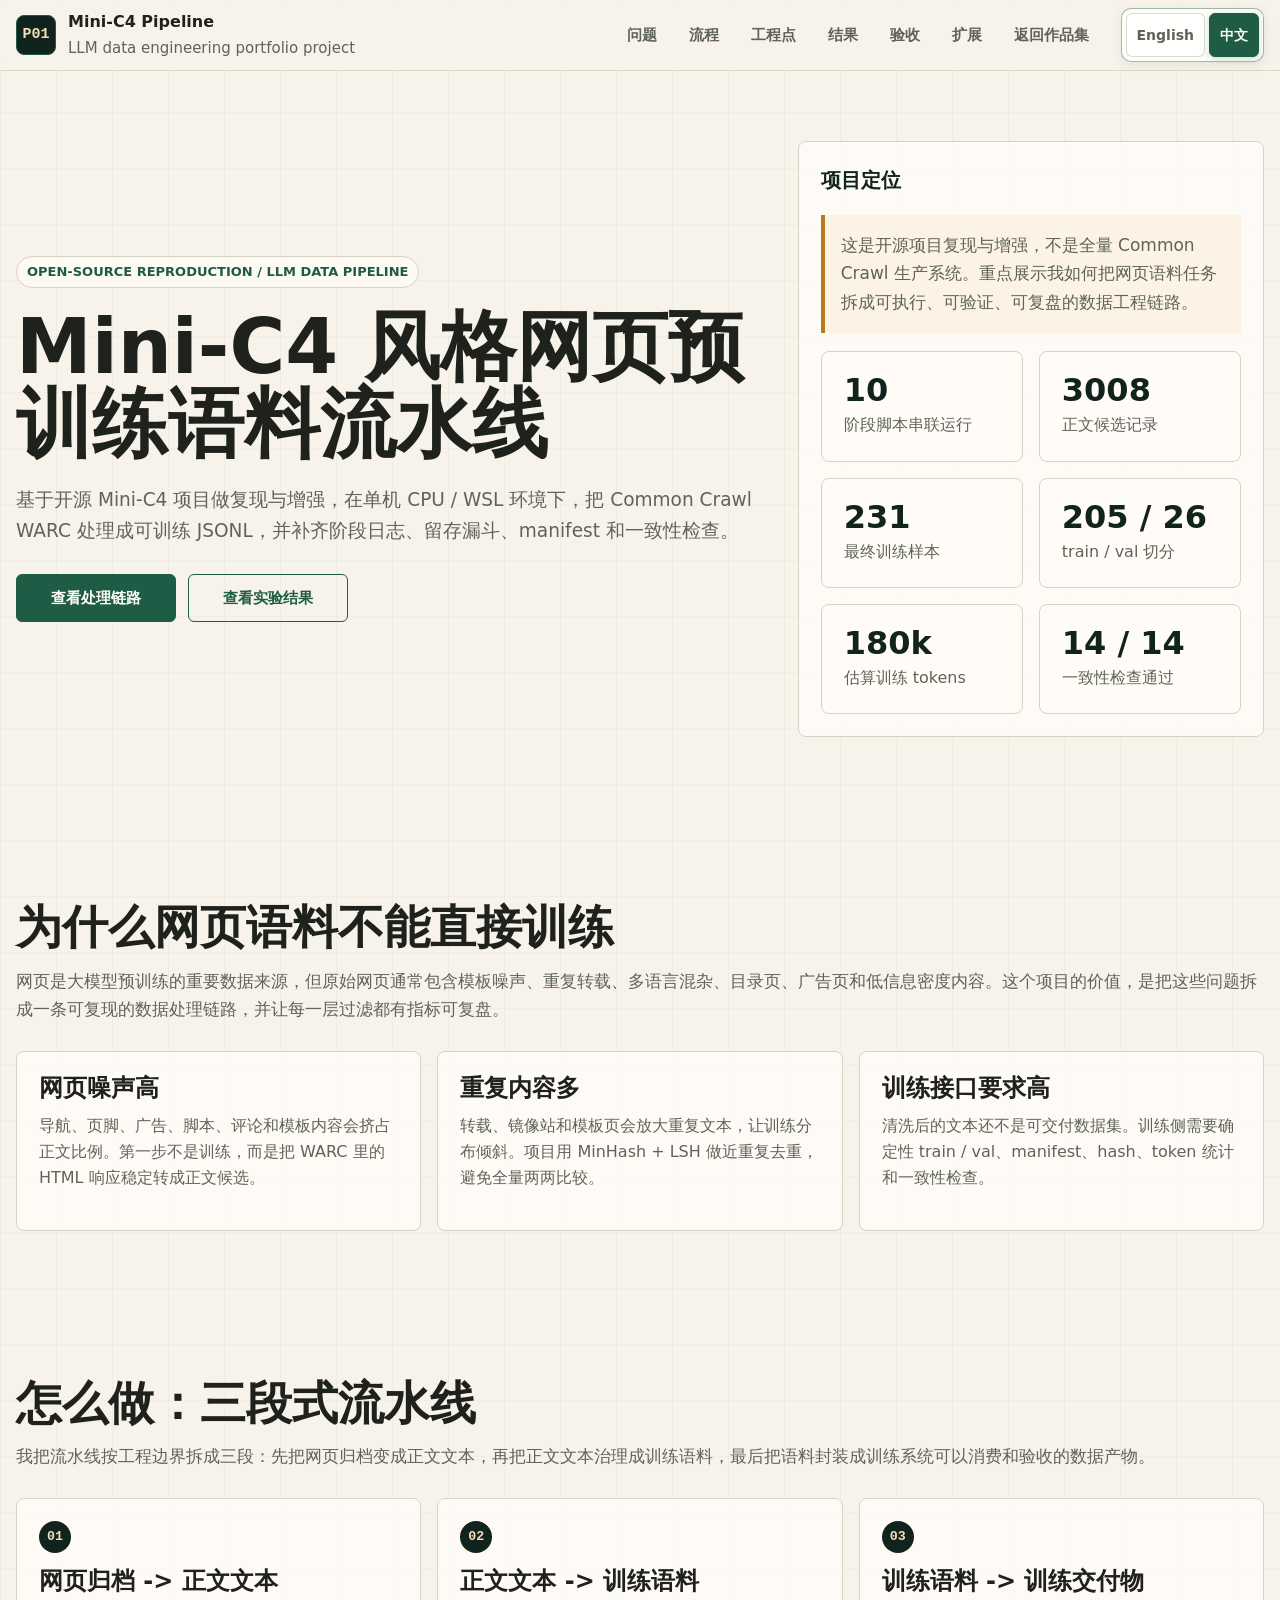
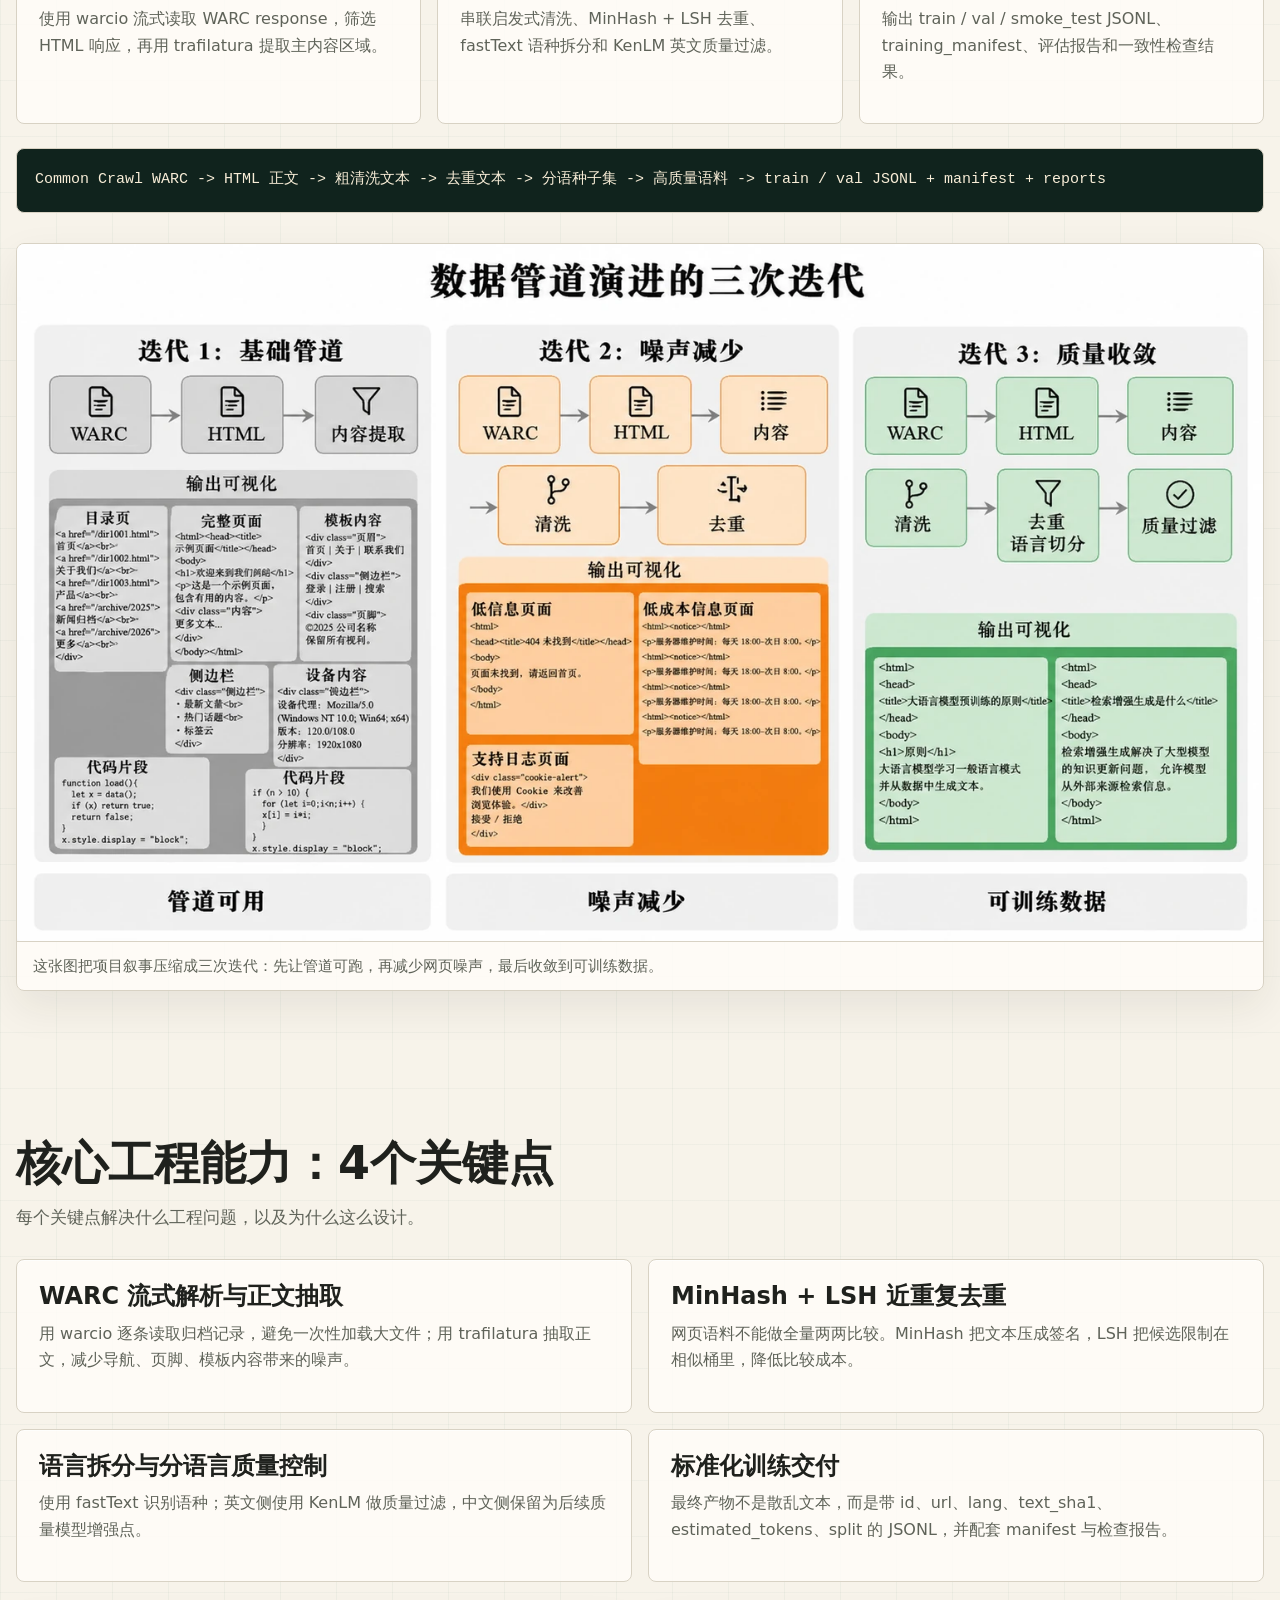
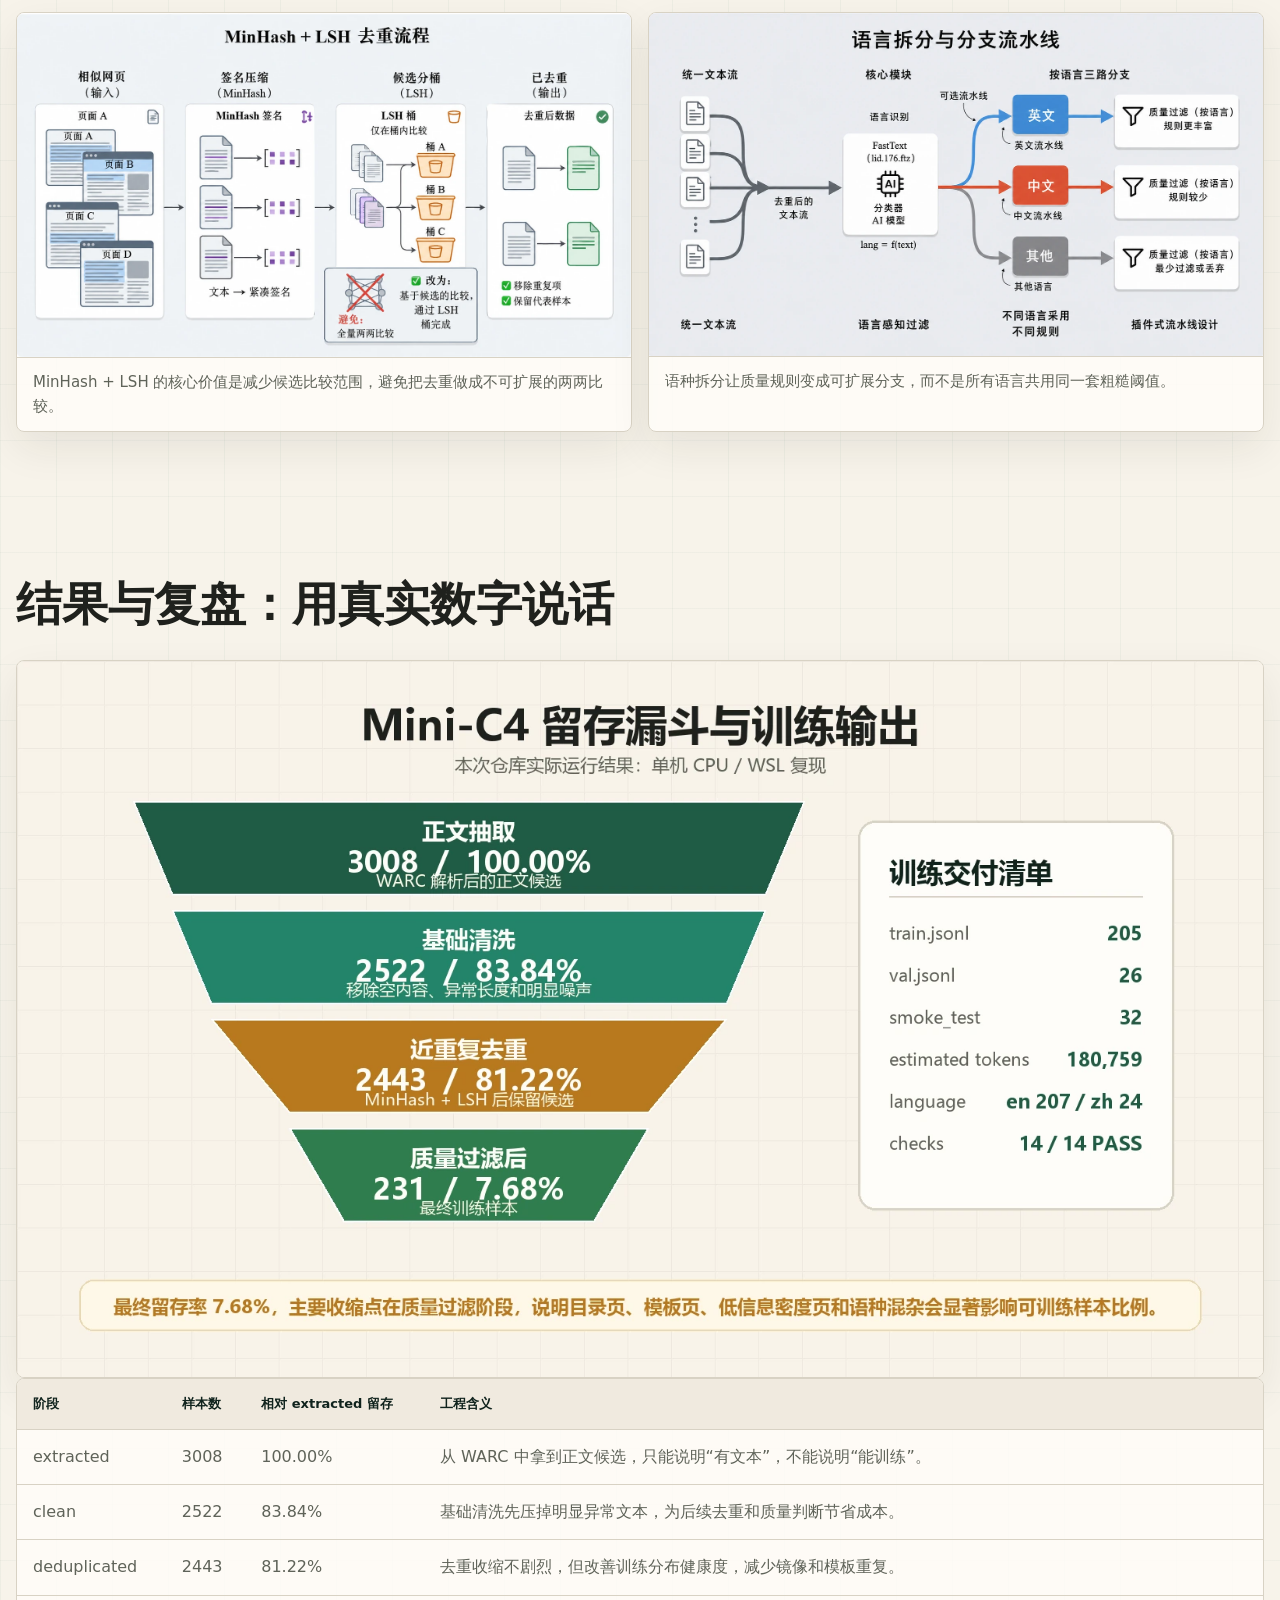
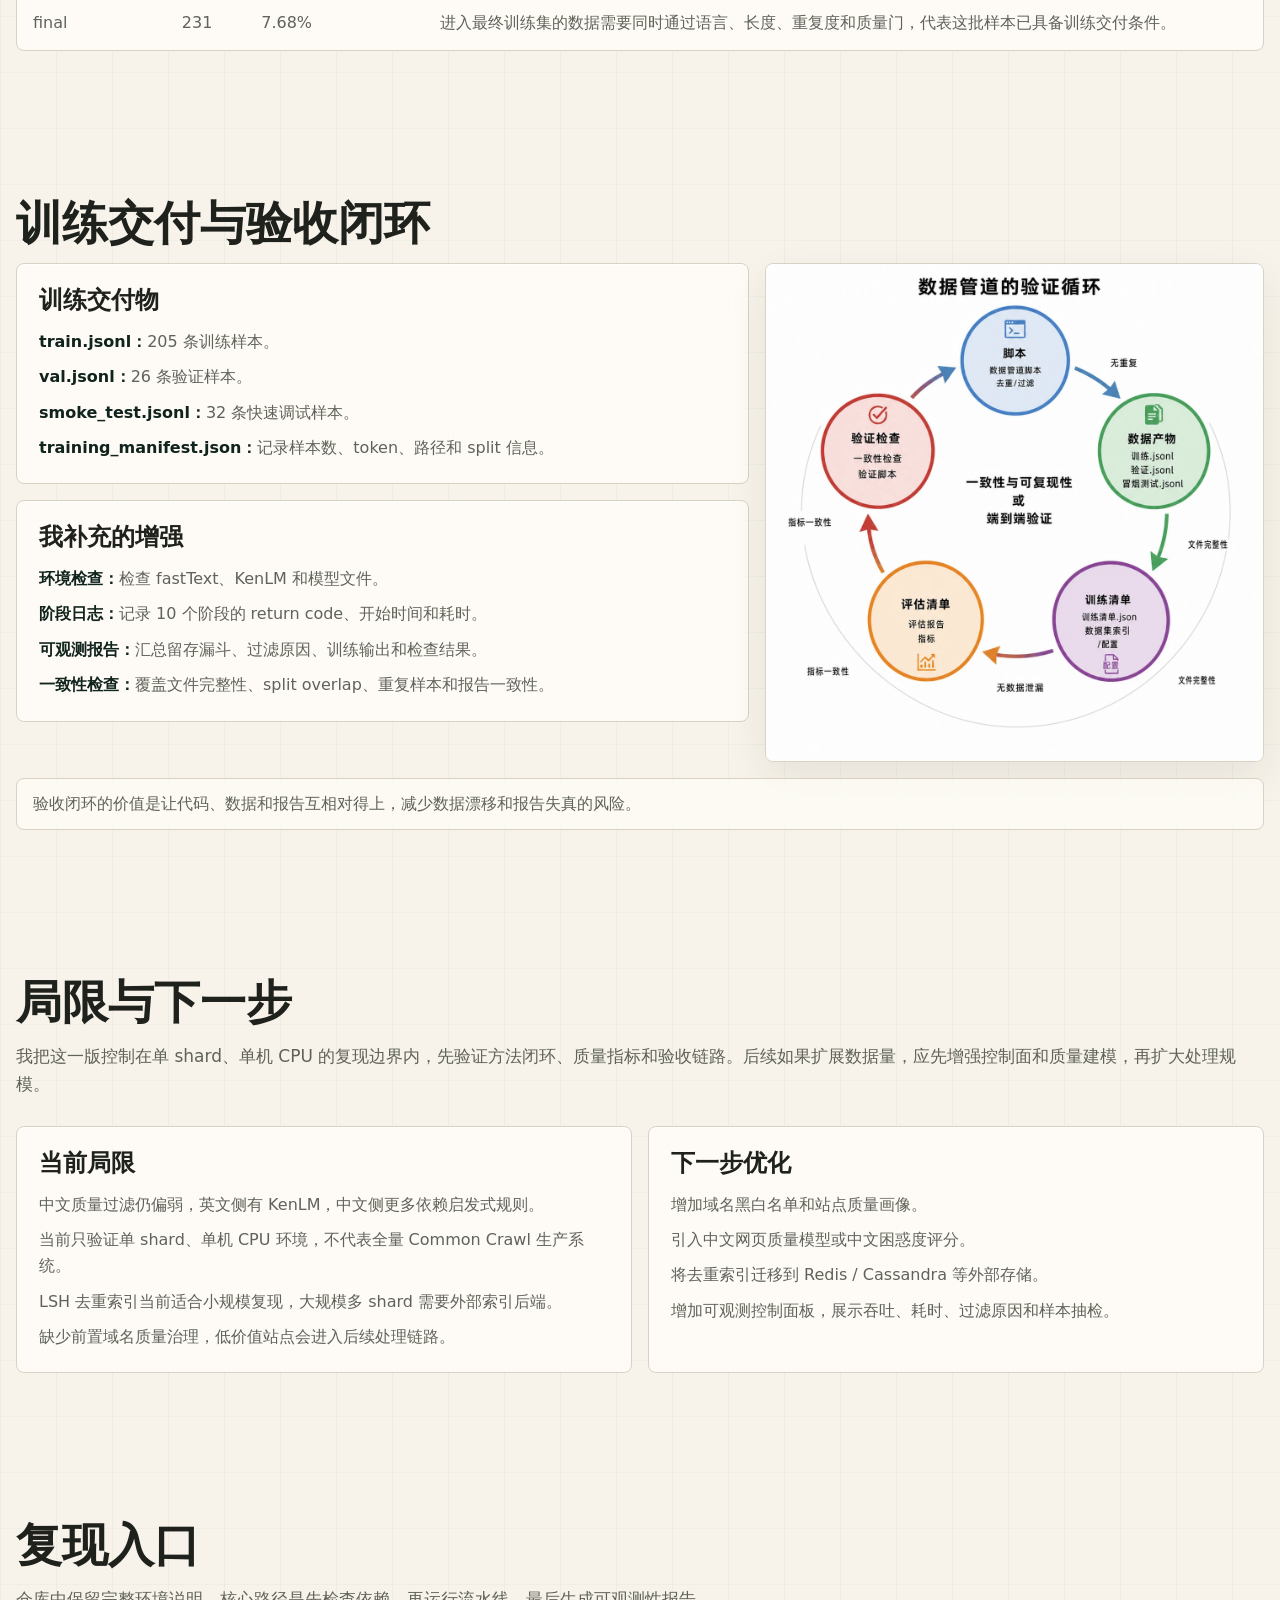
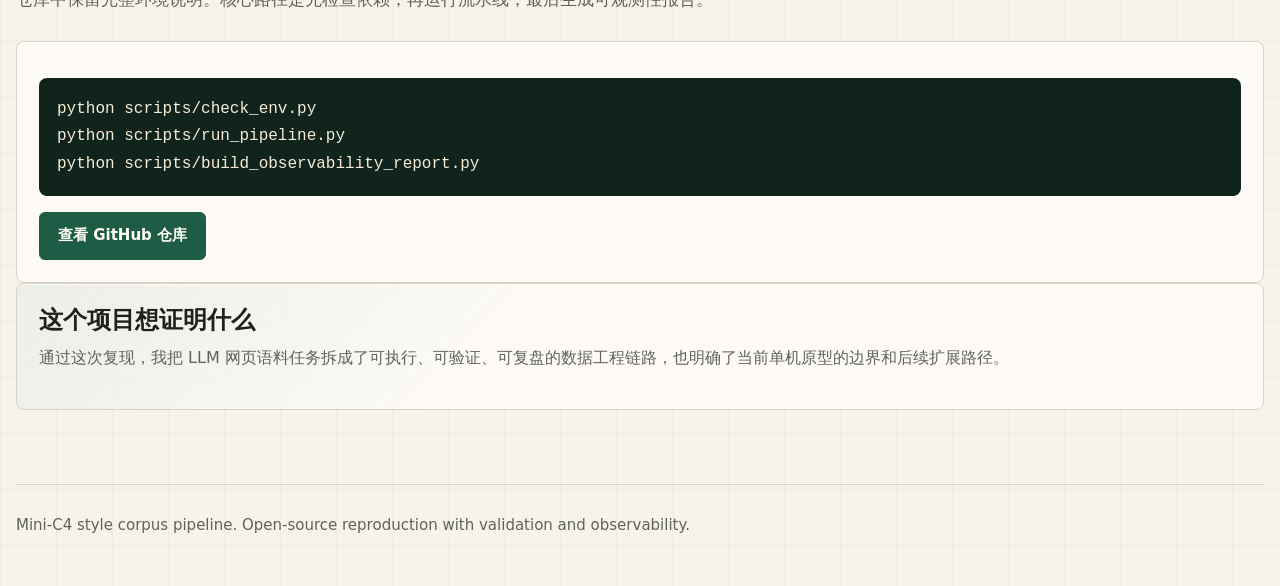
<file: public/zh/projects/mini-c4-data-pipeline.html>
<!doctype html>
<html lang="zh-CN">
  <head>
    <meta charset="utf-8">
    <meta name="viewport" content="width=device-width, initial-scale=1">
    <title>Mini-C4 风格网页预训练语料流水线</title>
    <meta
      name="description"
      content="大模型数据工程作品集项目：基于开源 Mini-C4 项目做复现与增强，在单机 CPU / WSL 环境下把 Common Crawl WARC 处理成可训练 JSONL，并补齐阶段日志、留存漏斗、manifest 和一致性检查。"
    >
    <link rel="canonical" href="https://www.jiaxinzhang-data.com/zh/projects/mini-c4-data-pipeline.html">
    <link rel="alternate" hreflang="en" href="https://www.jiaxinzhang-data.com/projects/mini-c4-data-pipeline.html">
    <link rel="alternate" hreflang="zh-CN" href="https://www.jiaxinzhang-data.com/zh/projects/mini-c4-data-pipeline.html">
    <link rel="alternate" hreflang="x-default" href="https://www.jiaxinzhang-data.com/projects/mini-c4-data-pipeline.html">
    <link rel="icon" href="../../favicon.svg" type="image/svg+xml">
    <meta name="theme-color" content="#10231d">
    <meta property="og:type" content="article">
    <meta property="og:locale" content="zh_CN">
    <meta property="og:locale:alternate" content="en_US">
    <meta property="og:site_name" content="张佳欣的技术作品集">
    <meta property="og:title" content="Mini-C4 风格网页预训练语料流水线｜张佳欣作品集">
    <meta property="og:description" content="把 Common Crawl WARC 处理成可训练 JSONL，并补齐阶段日志、留存漏斗、manifest 和一致性检查。">
    <meta property="og:url" content="https://www.jiaxinzhang-data.com/zh/projects/mini-c4-data-pipeline.html">
    <meta property="og:image" content="https://www.jiaxinzhang-data.com/og-cover.png">
    <meta name="twitter:card" content="summary_large_image">
    <style>
      :root {
        --bg: #f7f3ea;
        --surface: #fffdf8;
        --surface-strong: #f0eadf;
        --ink: #1f211d;
        --muted: #5f6359;
        --line: #d8d2c4;
        --green: #1f5c45;
        --green-dark: #10231d;
        --green-soft: rgba(31, 92, 69, 0.1);
        --amber: #b7791f;
        --amber-soft: #f3dfb7;
        --radius: 8px;
        --content: 1360px;
        --shadow: 0 16px 40px rgba(32, 34, 29, 0.08);
      }

      * {
        box-sizing: border-box;
      }

      html {
        scroll-behavior: smooth;
      }

      body {
        margin: 0;
        background:
          linear-gradient(90deg, rgba(31, 92, 69, 0.045) 1px, transparent 1px),
          linear-gradient(rgba(31, 92, 69, 0.035) 1px, transparent 1px),
          var(--bg);
        background-size: 56px 56px;
        color: var(--ink);
        font-family: system-ui, -apple-system, BlinkMacSystemFont, "Segoe UI", sans-serif;
        font-size: clamp(16px, 1.04vw, 18px);
        line-height: 1.65;
      }

      a {
        color: inherit;
        text-decoration: none;
      }

      a:focus-visible {
        outline: 3px solid rgba(183, 121, 31, 0.55);
        outline-offset: 3px;
      }

      .skip-link {
        position: fixed;
        top: 12px;
        left: 12px;
        z-index: 100;
        padding: 10px 14px;
        border-radius: var(--radius);
        background: var(--green-dark);
        color: #fffdf8;
        transform: translateY(-160%);
        transition: transform 160ms ease;
      }

      .skip-link:focus {
        transform: translateY(0);
      }

      .site-header {
        position: sticky;
        top: 0;
        z-index: 20;
        border-bottom: 1px solid rgba(216, 210, 196, 0.82);
        background: rgba(247, 243, 234, 0.94);
        backdrop-filter: blur(12px);
      }

      .nav {
        display: flex;
        align-items: center;
        justify-content: space-between;
        width: min(100% - 32px, var(--content));
        min-height: 70px;
        margin: 0 auto;
        gap: 20px;
      }

      .brand {
        display: inline-grid;
        grid-template-columns: 40px auto;
        align-items: center;
        gap: 12px;
        min-width: max-content;
        font-weight: 750;
      }

      .brand-mark {
        display: grid;
        width: 40px;
        height: 40px;
        place-items: center;
        border: 1px solid var(--green);
        border-radius: var(--radius);
        background: var(--green-dark);
        color: var(--amber-soft);
        font-family: ui-monospace, SFMono-Regular, Consolas, monospace;
        font-size: 15px;
      }

      .brand small {
        display: block;
        color: var(--muted);
        font-size: 15px;
        font-weight: 500;
      }

      .nav-links {
        display: flex;
        flex-wrap: wrap;
        justify-content: flex-end;
        gap: 8px;
      }

      .nav-links a,
      .button {
        min-height: 48px;
        display: inline-flex;
        align-items: center;
        justify-content: center;
        border-radius: 6px;
        font-size: clamp(15px, 0.95vw, 16px);
        font-weight: 750;
      }

      .nav-links a {
        padding: 0 12px;
        color: var(--muted);
        font-size: clamp(15px, 0.95vw, 16px);
      }

      .nav-links a:hover {
        background: rgba(31, 92, 69, 0.08);
        color: var(--ink);
      }

      main {
        overflow: clip;
      }

      .section {
        width: min(100% - 32px, var(--content));
        margin: 0 auto;
        padding: 74px 0;
      }

      .hero {
        display: grid;
        grid-template-columns: minmax(0, 0.92fr) minmax(320px, 0.58fr);
        gap: 42px;
        align-items: center;
        min-height: calc(92dvh - 70px);
        padding-top: 52px;
      }

      .hero > * {
        min-width: 0;
      }

      .eyebrow {
        display: inline-flex;
        align-items: center;
        width: fit-content;
        min-height: 32px;
        padding: 0 10px;
        border: 1px solid var(--line);
        border-radius: 999px;
        background: rgba(255, 253, 248, 0.76);
        color: var(--green);
        font-size: 13px;
        font-weight: 800;
        text-transform: uppercase;
      }

      h1,
      h2,
      h3,
      p {
        margin-top: 0;
      }

      h1 {
        max-width: 880px;
        margin: 20px 0 22px;
        font-size: clamp(38px, 6.4vw, 76px);
        line-height: 1.02;
        letter-spacing: 0;
        overflow-wrap: anywhere;
      }

      h2 {
        margin-bottom: 14px;
        font-size: clamp(28px, 4vw, 46px);
        line-height: 1.08;
        letter-spacing: 0;
      }

      h3 {
        margin-bottom: 10px;
        font-size: 24px;
        line-height: 1.2;
      }

      .lead {
        max-width: 780px;
        color: var(--muted);
        font-size: clamp(18px, 1.45vw, 24px);
        overflow-wrap: anywhere;
      }

      .section-intro {
        max-width: 100%;
        margin-bottom: 28px;
        color: var(--muted);
        font-size: clamp(17px, 1.1vw, 19px);
      }

      .hero-actions,
      .repo-actions {
        display: flex;
        flex-wrap: wrap;
        gap: 12px;
        margin-top: 28px;
      }

      .repo-actions {
        margin-top: 16px;
      }

      .button {
        padding: 0 18px;
        border: 1px solid var(--green);
        color: var(--green);
        transition: transform 180ms ease, background 180ms ease, color 180ms ease;
      }

      .button.primary {
        background: var(--green);
        color: #fffdf8;
      }

      .button:hover {
        transform: translateY(-2px);
      }

      .hero-panel,
      .card,
      .metric,
      .flow-step,
      .project-figure,
      .run-box,
      .summary-box {
        border: 1px solid var(--line);
        border-radius: var(--radius);
        background: rgba(255, 253, 248, 0.86);
        box-shadow: 0 1px 0 rgba(255, 255, 255, 0.7) inset;
      }

      .hero-panel {
        padding: 22px;
      }

      .hero-panel strong {
        color: var(--green-dark);
        font-size: 20px;
      }

      .scope-note {
        margin: 18px 0 0;
        padding: 16px;
        border-left: 4px solid var(--amber);
        background: rgba(243, 223, 183, 0.28);
        color: var(--muted);
        font-size: clamp(17px, 1.1vw, 19px);
        line-height: 1.7;
      }

      .metric-grid,
      .problem-grid,
      .engineering-grid,
      .validation-copy,
      .limits-grid,
      .flow-grid,
      .figure-grid {
        display: grid;
        gap: 16px;
      }

      .metric-grid {
        grid-template-columns: repeat(2, minmax(0, 1fr));
        margin-top: 18px;
      }

      .problem-grid,
      .flow-grid {
        grid-template-columns: repeat(3, minmax(0, 1fr));
      }

      .engineering-grid,
      .limits-grid,
      .figure-grid {
        grid-template-columns: repeat(2, minmax(0, 1fr));
      }

      .validation-layout {
        display: grid;
        grid-template-columns: minmax(0, 1fr) minmax(320px, 0.68fr);
        gap: 16px;
        align-items: start;
      }

      .metric,
      .card,
      .flow-step,
      .run-box,
      .summary-box {
        padding: 22px;
      }

      .metric strong {
        display: block;
        margin-bottom: 6px;
        color: var(--green-dark);
        font-family: system-ui, -apple-system, BlinkMacSystemFont, "Segoe UI", sans-serif;
        font-size: clamp(32px, 2vw, 36px);
        font-weight: 800;
        font-variant-numeric: tabular-nums;
        line-height: 1;
      }

      .metric span,
      .card p,
      .flow-step p,
      .summary-box p {
        color: var(--muted);
      }

      .metric span {
        font-size: clamp(16px, 1vw, 18px);
        font-weight: 500;
      }

      .hero-actions .button {
        width: 160px;
      }

      .card ul,
      .summary-box ul {
        display: grid;
        gap: 9px;
        margin: 14px 0 0;
        padding: 0;
        list-style: none;
      }

      .card li,
      .summary-box li {
        color: var(--muted);
      }

      .card li strong,
      .summary-box li strong {
        color: var(--green-dark);
      }

      .flow-step small {
        display: inline-grid;
        width: 32px;
        height: 32px;
        margin-bottom: 14px;
        place-items: center;
        border-radius: 50%;
        background: var(--green-dark);
        color: var(--amber-soft);
        font-family: ui-monospace, SFMono-Regular, Consolas, monospace;
        font-weight: 800;
      }

      .pipeline-line {
        margin: 24px 0 0;
        padding: 18px;
        border: 1px solid var(--line);
        border-radius: var(--radius);
        background: var(--green-dark);
        color: #f8edd7;
        font-family: ui-monospace, SFMono-Regular, Consolas, monospace;
        font-size: 15px;
        line-height: 1.75;
      }

      .project-figure {
        margin: 30px 0 0;
        overflow: hidden;
        box-shadow: var(--shadow);
      }

      .project-figure a {
        display: block;
      }

      .project-figure img {
        display: block;
        width: 100%;
        height: auto;
        background: var(--surface-strong);
      }

      .project-figure figcaption {
        padding: 12px 16px;
        border-top: 1px solid var(--line);
        color: var(--muted);
        font-size: 15px;
      }

      .figure-grid {
        margin-top: 30px;
      }

      .figure-grid .project-figure {
        margin: 0;
      }

      .validation-layout .project-figure {
        margin: 0;
      }

      .validation-note {
        grid-column: 1 / -1;
        margin: 0;
        padding: 12px 16px;
        border: 1px solid var(--line);
        border-radius: var(--radius);
        background: rgba(255, 253, 248, 0.78);
        color: var(--muted);
      }

      @media (min-width: 901px) {
        .validation-note {
          white-space: nowrap;
        }
      }

      .data-table {
        overflow-x: auto;
        border: 1px solid var(--line);
        border-radius: var(--radius);
        background: rgba(255, 253, 248, 0.86);
      }

      table {
        width: 100%;
        min-width: 720px;
        border-collapse: collapse;
      }

      th,
      td {
        padding: 14px 16px;
        border-bottom: 1px solid var(--line);
        text-align: left;
        vertical-align: top;
      }

      th {
        background: var(--surface-strong);
        color: var(--green-dark);
        font-size: 13px;
      }

      td {
        color: var(--muted);
      }

      tr:last-child td {
        border-bottom: 0;
      }

      code,
      pre {
        font-family: ui-monospace, SFMono-Regular, Consolas, monospace;
      }

      pre {
        overflow-x: auto;
        margin: 14px 0 0;
        padding: 18px;
        border-radius: var(--radius);
        background: var(--green-dark);
        color: #f8edd7;
        line-height: 1.7;
      }

      .summary-box {
        background:
          linear-gradient(135deg, rgba(31, 92, 69, 0.08), transparent 42%),
          rgba(255, 253, 248, 0.86);
      }

      footer {
        width: min(100% - 32px, var(--content));
        margin: 0 auto;
        padding: 28px 0 48px;
        border-top: 1px solid var(--line);
        color: var(--muted);
        font-size: 15px;
      }

      @media (max-width: 900px) {
        .nav {
          align-items: flex-start;
          flex-direction: column;
          padding: 14px 0;
          gap: 10px;
        }

        .nav-links {
          justify-content: flex-start;
        }

        .hero,
        .problem-grid,
        .engineering-grid,
        .validation-layout,
        .limits-grid,
        .flow-grid,
        .figure-grid {
          grid-template-columns: 1fr;
        }

        .hero {
          min-height: auto;
          padding-top: 44px;
        }
      }

      @media (max-width: 560px) {
        .section,
        .nav,
        footer {
          width: min(100% - 24px, var(--content));
        }

        .section {
          padding: 56px 0;
        }

        h1 {
          max-width: 100%;
          font-size: clamp(27px, 7.5vw, 30px);
          line-height: 1.08;
          word-break: break-all;
        }

        .lead {
          max-width: 100%;
          font-size: 17px;
          word-break: break-all;
        }

        .metric-grid {
          grid-template-columns: 1fr;
        }
      }

      @media (prefers-reduced-motion: reduce) {
        *,
        *::before,
        *::after {
          scroll-behavior: auto !important;
          transition: none !important;
        }
      }
    </style>
    <link rel="stylesheet" href="../../assets/i18n.css">
  </head>
  <body id="top">
    <a class="skip-link" href="#main-content">跳到正文</a>
    <header class="site-header">
      <nav class="nav" aria-label="主导航">
        <a class="brand" href="../index.html#top" aria-label="返回首页">
          <span class="brand-mark">P01</span>
          <span>
            Mini-C4 Pipeline
            <small>LLM data engineering portfolio project</small>
          </span>
        </a>
        <div class="nav-links">
          <a href="#problem">问题</a>
          <a href="#pipeline">流程</a>
          <a href="#engineering">工程点</a>
          <a href="#results">结果</a>
          <a href="#validation">验收</a>
          <a href="#limits">扩展</a>
          <a href="../index.html#projects">返回作品集</a>
        </div>
        <div class="language-switch" aria-label="选择语言">
          <a href="../../projects/mini-c4-data-pipeline.html" lang="en" hreflang="en">English</a>
          <span lang="zh-CN" aria-current="page">中文</span>
        </div>
      </nav>
    </header>

    <main id="main-content">
      <section class="section hero" aria-labelledby="project-title">
        <div>
          <span class="eyebrow">Open-source reproduction / LLM data pipeline</span>
          <h1 id="project-title">Mini-C4 风格网页预训练语料流水线</h1>
          <p class="lead">
            基于开源 Mini-C4 项目做复现与增强，在单机 CPU / WSL 环境下，把 Common Crawl WARC 处理成可训练 JSONL，并补齐阶段日志、留存漏斗、manifest 和一致性检查。
          </p>
          <div class="hero-actions">
            <a class="button primary" href="#pipeline">查看处理链路</a>
            <a class="button" href="#results">查看实验结果</a>
          </div>
        </div>

        <aside class="hero-panel" aria-label="项目关键指标">
          <strong>项目定位</strong>
          <p class="scope-note">
            这是开源项目复现与增强，不是全量 Common Crawl 生产系统。重点展示我如何把网页语料任务拆成可执行、可验证、可复盘的数据工程链路。
          </p>
          <div class="metric-grid">
            <div class="metric"><strong>10</strong><span>阶段脚本串联运行</span></div>
            <div class="metric"><strong>3008</strong><span>正文候选记录</span></div>
            <div class="metric"><strong>231</strong><span>最终训练样本</span></div>
            <div class="metric"><strong>205 / 26</strong><span>train / val 切分</span></div>
            <div class="metric"><strong>180k</strong><span>估算训练 tokens</span></div>
            <div class="metric"><strong>14 / 14</strong><span>一致性检查通过</span></div>
          </div>
        </aside>
      </section>

      <section class="section" id="problem" aria-labelledby="problem-title">
        <h2 id="problem-title">为什么网页语料不能直接训练</h2>
        <p class="section-intro">
          网页是大模型预训练的重要数据来源，但原始网页通常包含模板噪声、重复转载、多语言混杂、目录页、广告页和低信息密度内容。这个项目的价值，是把这些问题拆成一条可复现的数据处理链路，并让每一层过滤都有指标可复盘。
        </p>
        <div class="problem-grid">
          <article class="card">
            <h3>网页噪声高</h3>
            <p>导航、页脚、广告、脚本、评论和模板内容会挤占正文比例。第一步不是训练，而是把 WARC 里的 HTML 响应稳定转成正文候选。</p>
          </article>
          <article class="card">
            <h3>重复内容多</h3>
            <p>转载、镜像站和模板页会放大重复文本，让训练分布倾斜。项目用 MinHash + LSH 做近重复去重，避免全量两两比较。</p>
          </article>
          <article class="card">
            <h3>训练接口要求高</h3>
            <p>清洗后的文本还不是可交付数据集。训练侧需要确定性 train / val、manifest、hash、token 统计和一致性检查。</p>
          </article>
        </div>
      </section>

      <section class="section" id="pipeline" aria-labelledby="pipeline-title">
        <h2 id="pipeline-title">怎么做：三段式流水线</h2>
        <p class="section-intro">
          我把流水线按工程边界拆成三段：先把网页归档变成正文文本，再把正文文本治理成训练语料，最后把语料封装成训练系统可以消费和验收的数据产物。
        </p>
        <div class="flow-grid">
          <article class="flow-step">
            <small>01</small>
            <h3>网页归档 -> 正文文本</h3>
            <p>使用 warcio 流式读取 WARC response，筛选 HTML 响应，再用 trafilatura 提取主内容区域。</p>
          </article>
          <article class="flow-step">
            <small>02</small>
            <h3>正文文本 -> 训练语料</h3>
            <p>串联启发式清洗、MinHash + LSH 去重、fastText 语种拆分和 KenLM 英文质量过滤。</p>
          </article>
          <article class="flow-step">
            <small>03</small>
            <h3>训练语料 -> 训练交付物</h3>
            <p>输出 train / val / smoke_test JSONL、training_manifest、评估报告和一致性检查结果。</p>
          </article>
        </div>
        <div class="pipeline-line" aria-label="Mini-C4 核心数据流">
          Common Crawl WARC -> HTML 正文 -> 粗清洗文本 -> 去重文本 -> 分语种子集 -> 高质量语料 -> train / val JSONL + manifest + reports
        </div>
        <figure class="project-figure" data-visual="pipeline-iterations">
          <a href="../../assets/projects/mini-c4/pipeline-iterations.webp" target="_blank" rel="noopener">
            <img src="../../assets/projects/mini-c4/pipeline-iterations.webp" alt="Mini-C4 数据管道三次迭代：从基础管道、噪声减少到质量收敛" width="1500" height="839" loading="lazy">
          </a>
          <figcaption>这张图把项目叙事压缩成三次迭代：先让管道可跑，再减少网页噪声，最后收敛到可训练数据。</figcaption>
        </figure>
      </section>

      <section class="section" id="engineering" aria-labelledby="engineering-title">
        <h2 id="engineering-title">核心工程能力：4个关键点</h2>
        <p class="section-intro">
          每个关键点解决什么工程问题，以及为什么这么设计。
        </p>
        <div class="engineering-grid">
          <article class="card">
            <h3>WARC 流式解析与正文抽取</h3>
            <p>用 warcio 逐条读取归档记录，避免一次性加载大文件；用 trafilatura 抽取正文，减少导航、页脚、模板内容带来的噪声。</p>
          </article>
          <article class="card">
            <h3>MinHash + LSH 近重复去重</h3>
            <p>网页语料不能做全量两两比较。MinHash 把文本压成签名，LSH 把候选限制在相似桶里，降低比较成本。</p>
          </article>
          <article class="card">
            <h3>语言拆分与分语言质量控制</h3>
            <p>使用 fastText 识别语种；英文侧使用 KenLM 做质量过滤，中文侧保留为后续质量模型增强点。</p>
          </article>
          <article class="card">
            <h3>标准化训练交付</h3>
            <p>最终产物不是散乱文本，而是带 id、url、lang、text_sha1、estimated_tokens、split 的 JSONL，并配套 manifest 与检查报告。</p>
          </article>
        </div>
        <div class="figure-grid" aria-label="核心工程图示">
          <figure class="project-figure" data-visual="dedup-minhash-lsh">
          <a href="../../assets/projects/mini-c4/dedup-minhash-lsh.webp" target="_blank" rel="noopener">
            <img src="../../assets/projects/mini-c4/dedup-minhash-lsh.webp" alt="MinHash 与 LSH 近重复去重流程：签名压缩、候选分桶、移除重复项" width="1500" height="839" loading="lazy">
            </a>
            <figcaption>MinHash + LSH 的核心价值是减少候选比较范围，避免把去重做成不可扩展的两两比较。</figcaption>
          </figure>
          <figure class="project-figure" data-visual="language-branching">
          <a href="../../assets/projects/mini-c4/language-branching.webp" target="_blank" rel="noopener">
            <img src="../../assets/projects/mini-c4/language-branching.webp" alt="fastText 语言识别后按英文、中文和其他语言拆分流水线" width="1500" height="837" loading="lazy">
            </a>
            <figcaption>语种拆分让质量规则变成可扩展分支，而不是所有语言共用同一套粗糙阈值。</figcaption>
          </figure>
        </div>
      </section>

      <section class="section" id="results" aria-labelledby="results-title">
        <h2 id="results-title">结果与复盘：用真实数字说话</h2>
        <figure class="project-figure" data-visual="retention-funnel-current">
          <a href="../../assets/projects/mini-c4/retention-funnel-current.webp" target="_blank" rel="noopener">
            <img src="../../assets/projects/mini-c4/retention-funnel-current.webp" alt="本次 Mini-C4 复现实验留存漏斗：3008 条正文候选收敛到 231 条最终样本" width="1600" height="920" loading="lazy">
          </a>
                  </figure>
        <div class="data-table" aria-label="Mini-C4 本次实验留存结果">
          <table>
            <thead>
              <tr><th>阶段</th><th>样本数</th><th>相对 extracted 留存</th><th>工程含义</th></tr>
            </thead>
            <tbody>
              <tr><td>extracted</td><td>3008</td><td>100.00%</td><td>从 WARC 中拿到正文候选，只能说明“有文本”，不能说明“能训练”。</td></tr>
              <tr><td>clean</td><td>2522</td><td>83.84%</td><td>基础清洗先压掉明显异常文本，为后续去重和质量判断节省成本。</td></tr>
              <tr><td>deduplicated</td><td>2443</td><td>81.22%</td><td>去重收缩不剧烈，但改善训练分布健康度，减少镜像和模板重复。</td></tr>
              <tr><td>final</td><td>231</td><td>7.68%</td><td>进入最终训练集的数据需要同时通过语言、长度、重复度和质量门，代表这批样本已具备训练交付条件。</td></tr>
            </tbody>
          </table>
        </div>
      </section>

      <section class="section" id="validation" aria-labelledby="validation-title">
        <h2 id="validation-title">训练交付与验收闭环</h2>
        <div class="validation-layout">
          <div class="validation-copy">
            <article class="card">
              <h3>训练交付物</h3>
              <ul>
                <li><strong>train.jsonl：</strong>205 条训练样本。</li>
                <li><strong>val.jsonl：</strong>26 条验证样本。</li>
                <li><strong>smoke_test.jsonl：</strong>32 条快速调试样本。</li>
                <li><strong>training_manifest.json：</strong>记录样本数、token、路径和 split 信息。</li>
              </ul>
            </article>
            <article class="card">
              <h3>我补充的增强</h3>
              <ul>
                <li><strong>环境检查：</strong>检查 fastText、KenLM 和模型文件。</li>
                <li><strong>阶段日志：</strong>记录 10 个阶段的 return code、开始时间和耗时。</li>
                <li><strong>可观测报告：</strong>汇总留存漏斗、过滤原因、训练输出和检查结果。</li>
                <li><strong>一致性检查：</strong>覆盖文件完整性、split overlap、重复样本和报告一致性。</li>
              </ul>
            </article>
          </div>
          <figure class="project-figure" data-visual="validation-loop">
          <a href="../../assets/projects/mini-c4/validation-loop.webp" target="_blank" rel="noopener">
            <img src="../../assets/projects/mini-c4/validation-loop.webp" alt="数据管道验证循环：脚本、数据产物、训练清单、评估清单和验证检查互相校验" width="1180" height="1180" loading="lazy">
            </a>
          </figure>
          <p class="validation-note">验收闭环的价值是让代码、数据和报告互相对得上，减少数据漂移和报告失真的风险。</p>
        </div>
      </section>

      <section class="section" id="limits" aria-labelledby="limits-title">
        <h2 id="limits-title">局限与下一步</h2>
        <p class="section-intro">
          我把这一版控制在单 shard、单机 CPU 的复现边界内，先验证方法闭环、质量指标和验收链路。后续如果扩展数据量，应先增强控制面和质量建模，再扩大处理规模。
        </p>
        <div class="limits-grid">
          <article class="card">
            <h3>当前局限</h3>
            <ul>
              <li>中文质量过滤仍偏弱，英文侧有 KenLM，中文侧更多依赖启发式规则。</li>
              <li>当前只验证单 shard、单机 CPU 环境，不代表全量 Common Crawl 生产系统。</li>
              <li>LSH 去重索引当前适合小规模复现，大规模多 shard 需要外部索引后端。</li>
              <li>缺少前置域名质量治理，低价值站点会进入后续处理链路。</li>
            </ul>
          </article>
          <article class="card">
            <h3>下一步优化</h3>
            <ul>
              <li>增加域名黑白名单和站点质量画像。</li>
              <li>引入中文网页质量模型或中文困惑度评分。</li>
              <li>将去重索引迁移到 Redis / Cassandra 等外部存储。</li>
              <li>增加可观测控制面板，展示吞吐、耗时、过滤原因和样本抽检。</li>
            </ul>
          </article>
        </div>
      </section>

      <section class="section" id="run" aria-labelledby="run-title">
        <h2 id="run-title">复现入口</h2>
        <p class="section-intro">
          仓库中保留完整环境说明。核心路径是先检查依赖，再运行流水线，最后生成可观测性报告。
        </p>
        <div class="run-box">
          <pre><code>python scripts/check_env.py
python scripts/run_pipeline.py
python scripts/build_observability_report.py</code></pre>
          <div class="repo-actions">
            <a class="button primary" href="https://github.com/JiaxinZhang-space/mini-c4-data-pipeline" target="_blank" rel="noopener">查看 GitHub 仓库</a>
          </div>
        </div>
        <div class="summary-box">
          <h3>这个项目想证明什么</h3>
          <p>通过这次复现，我把 LLM 网页语料任务拆成了可执行、可验证、可复盘的数据工程链路，也明确了当前单机原型的边界和后续扩展路径。</p>
        </div>
      </section>
    </main>

    <footer>
      <span>Mini-C4 style corpus pipeline. Open-source reproduction with validation and observability.</span>
    </footer>
  </body>
</html>
</file>
<file: public/assets/i18n.css>
.nav > .nav-links {
  margin-left: auto;
}

.language-switch {
  display: inline-flex;
  flex: 0 0 auto;
  align-items: center;
  gap: 4px;
  padding: 4px;
  border: 1px solid rgba(31, 92, 69, 0.42);
  border-radius: 10px;
  background: #fffdf8;
  box-shadow: 0 3px 12px rgba(16, 35, 29, 0.08);
}

.language-switch a,
.language-switch span {
  min-width: 44px;
  min-height: 44px;
  display: inline-flex;
  align-items: center;
  justify-content: center;
  padding: 0 10px;
  border: 1px solid transparent;
  border-radius: 6px;
  font-size: 14px;
  font-weight: 800;
  line-height: 1;
  white-space: nowrap;
}

.language-switch a {
  color: var(--muted);
  border-color: rgba(31, 92, 69, 0.2);
  background: rgba(255, 255, 255, 0.72);
  transition: background 180ms ease, color 180ms ease;
}

.language-switch a:hover {
  background: rgba(31, 92, 69, 0.08);
  color: var(--ink);
}

.language-switch [aria-current="page"] {
  border-color: var(--green);
  background: var(--green);
  color: #fffdf8;
  box-shadow: 0 2px 7px rgba(31, 92, 69, 0.2);
}

.language-switch a:focus-visible {
  outline: 3px solid rgba(183, 121, 31, 0.55);
  outline-offset: 2px;
}

@media (max-width: 900px) {
  .nav {
    display: grid !important;
    grid-template-columns: minmax(0, 1fr) auto;
    align-items: start !important;
    gap: 10px 12px !important;
  }

  .nav > .brand {
    grid-column: 1;
    min-width: 0;
  }

  .nav > .language-switch {
    grid-column: 2;
    grid-row: 1;
  }

  .nav > .nav-links {
    grid-column: 1 / -1;
    grid-row: 2;
    width: 100%;
    margin-left: 0;
    justify-content: flex-start;
  }
}

@media (max-width: 560px) {
  .nav .brand-mark + span small {
    display: none;
  }

  .language-switch a,
  .language-switch span {
    min-width: 42px;
    padding: 0 8px;
  }
}

@media (prefers-reduced-motion: reduce) {
  .language-switch a {
    transition: none;
  }
}
</file>
